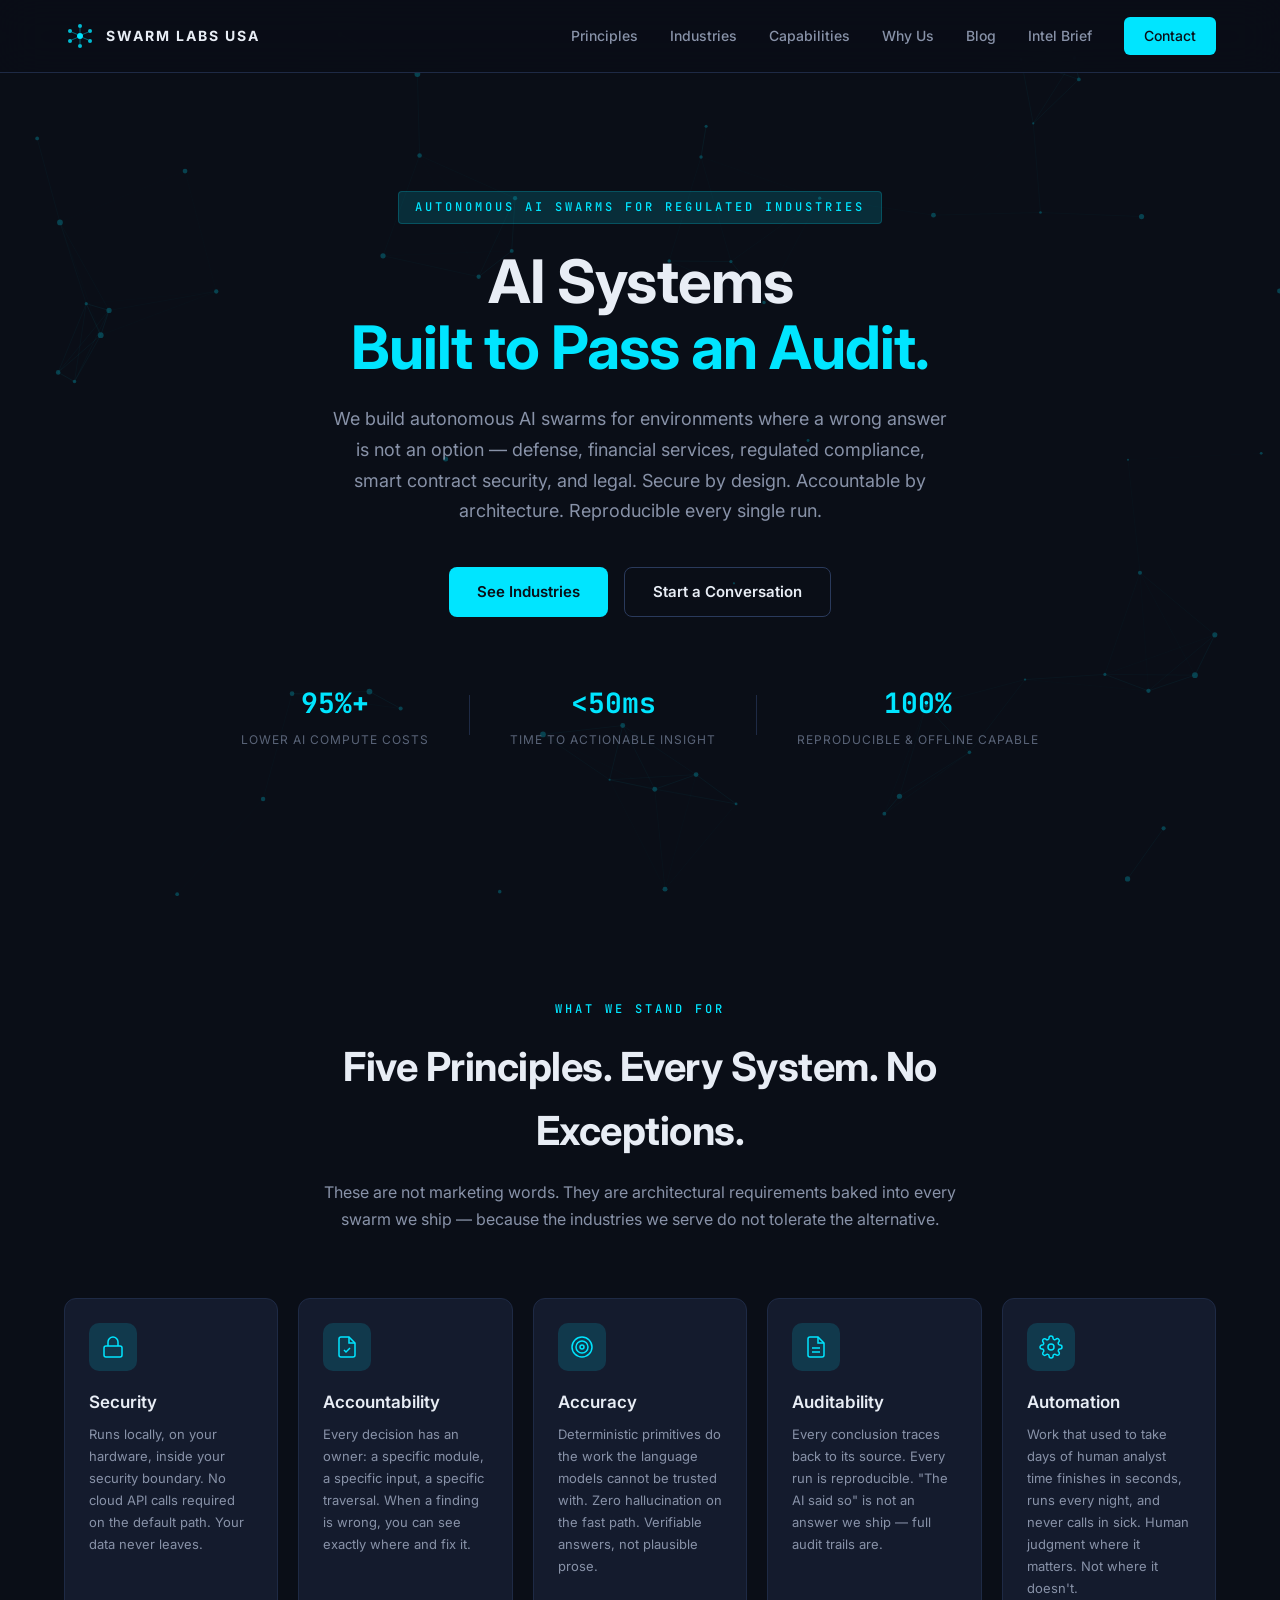
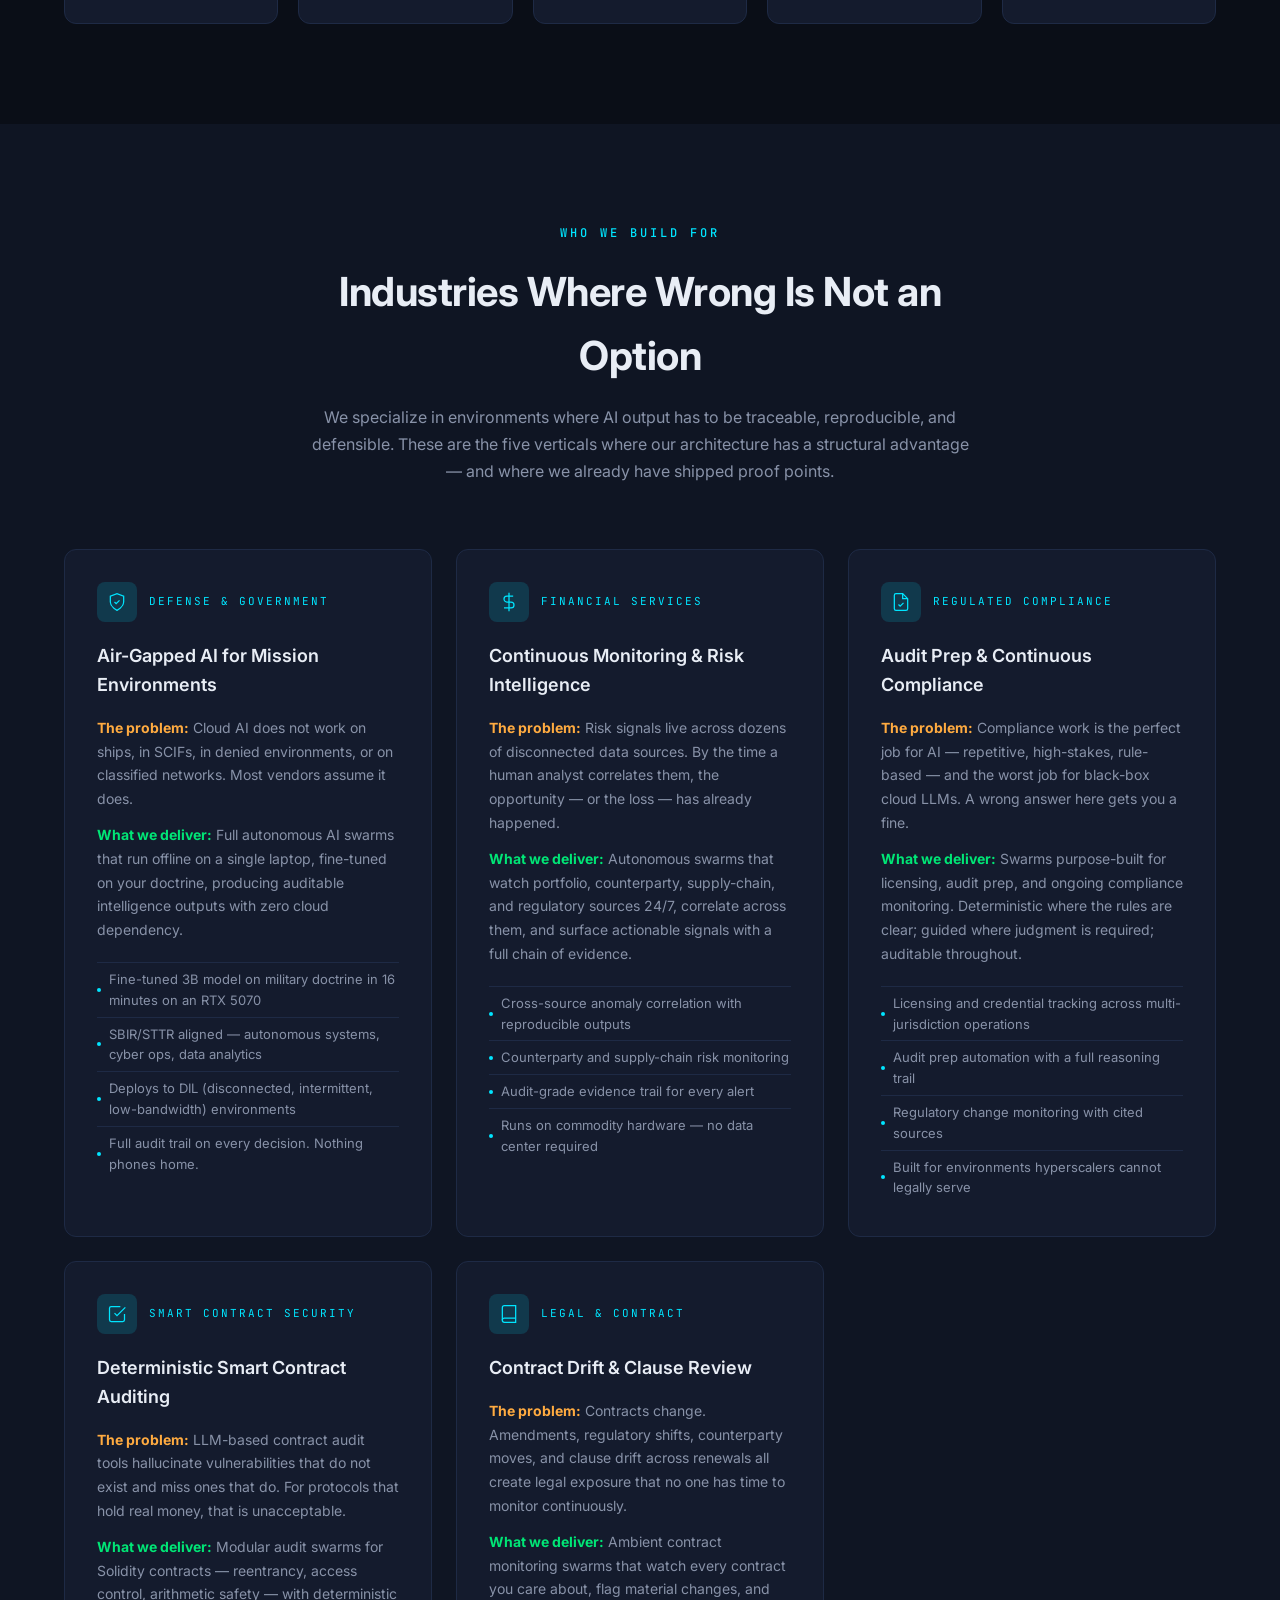
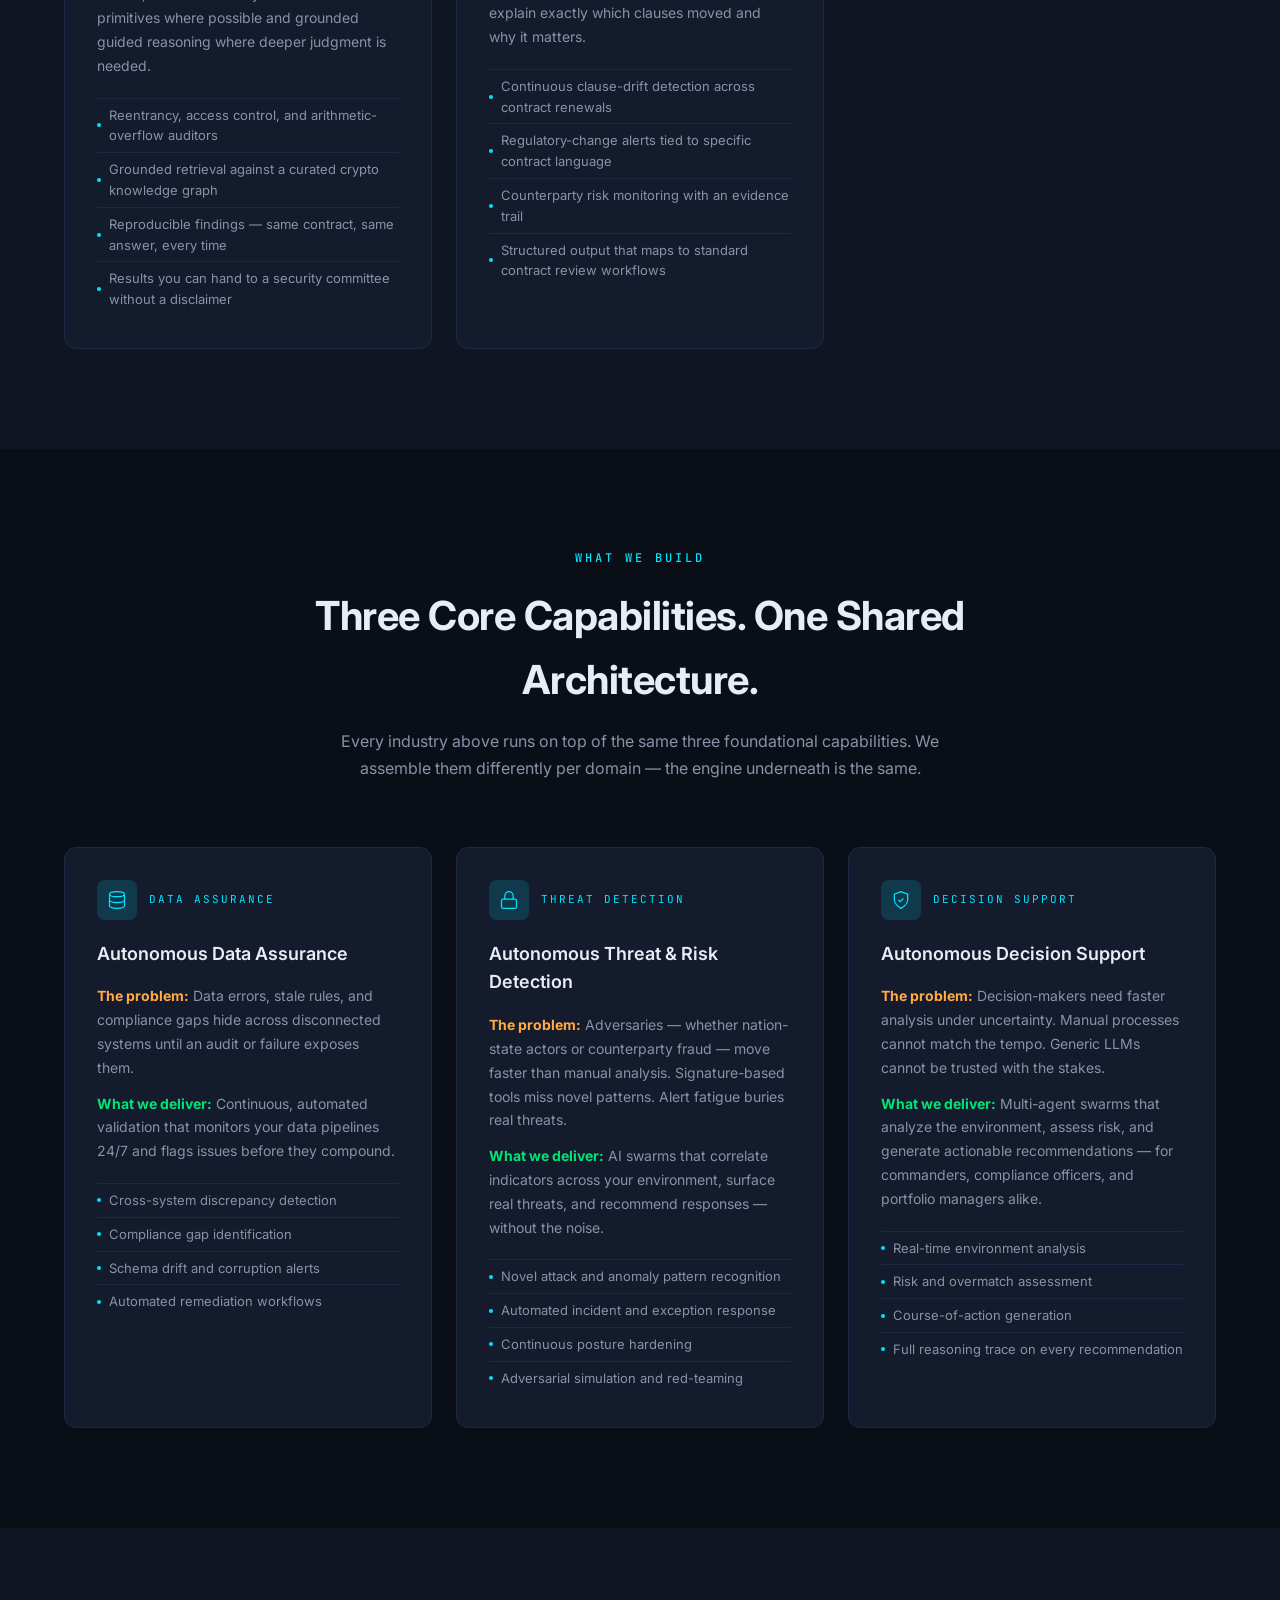
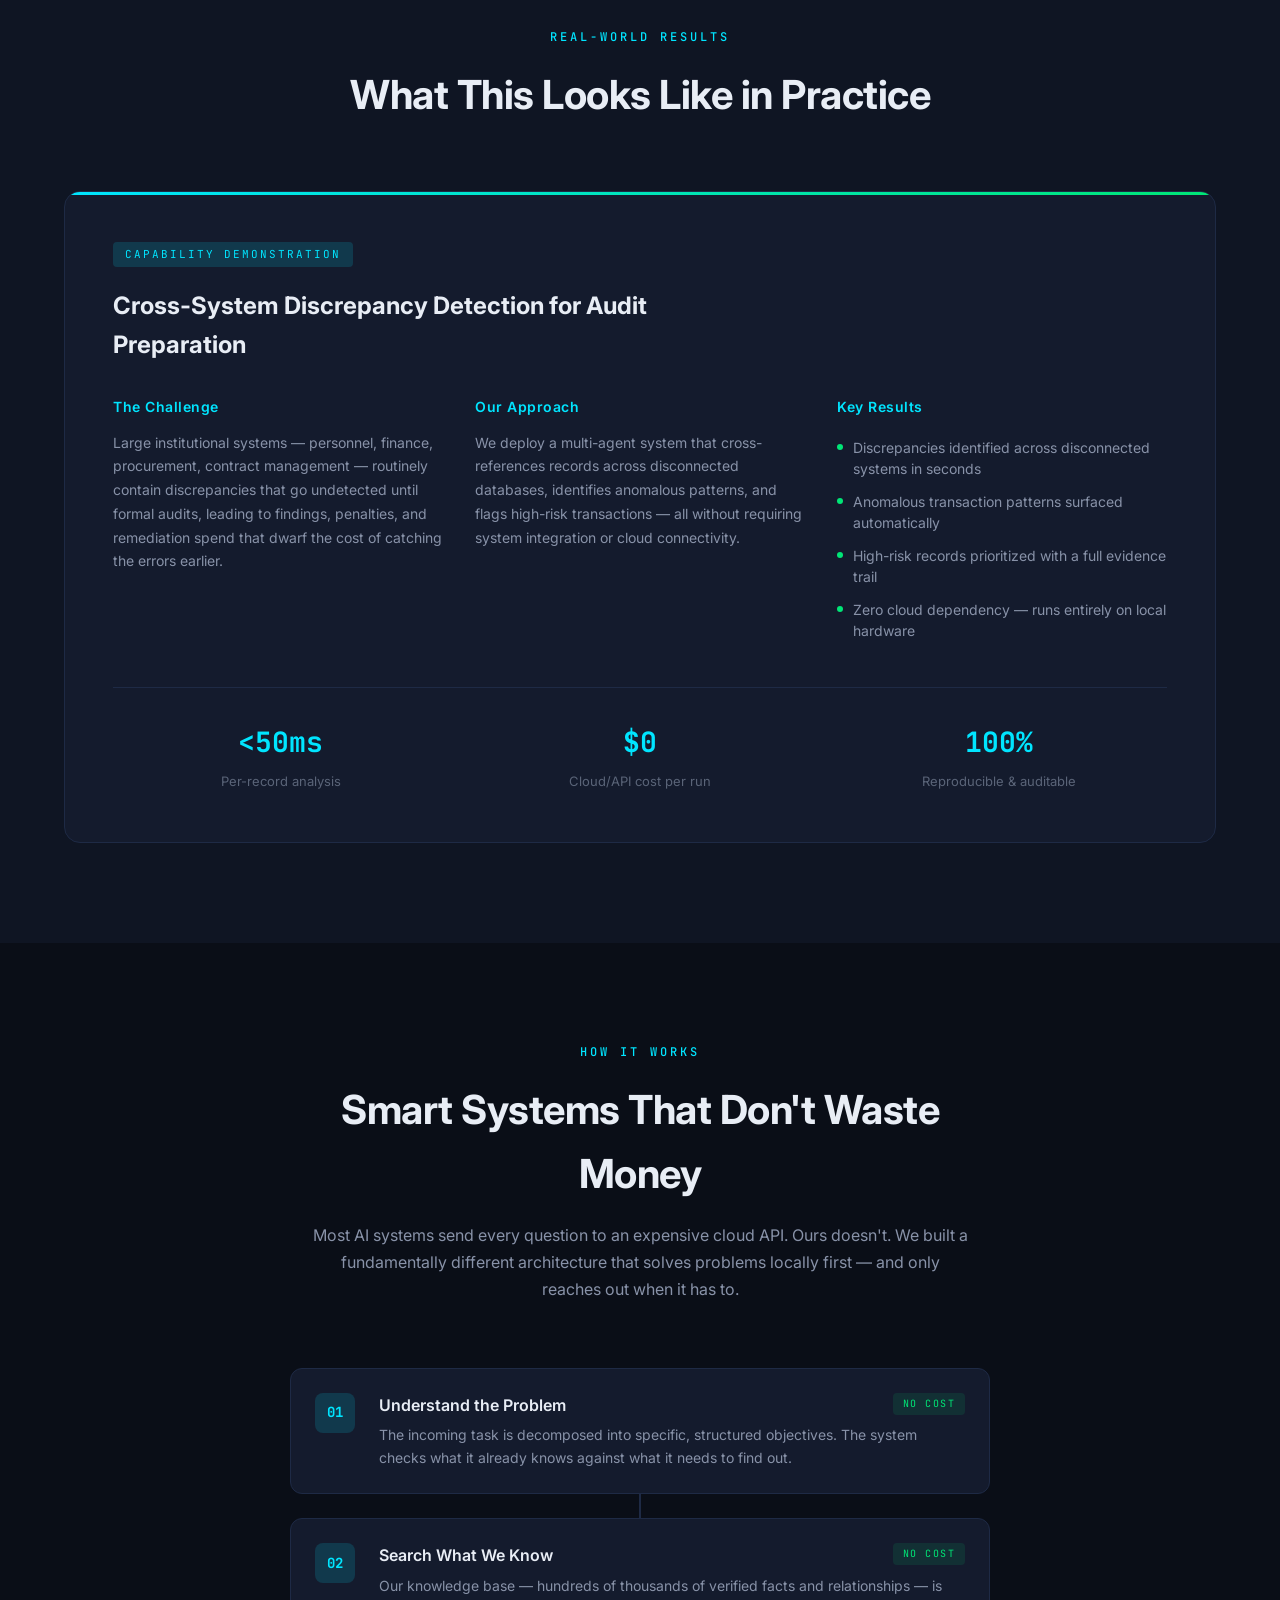
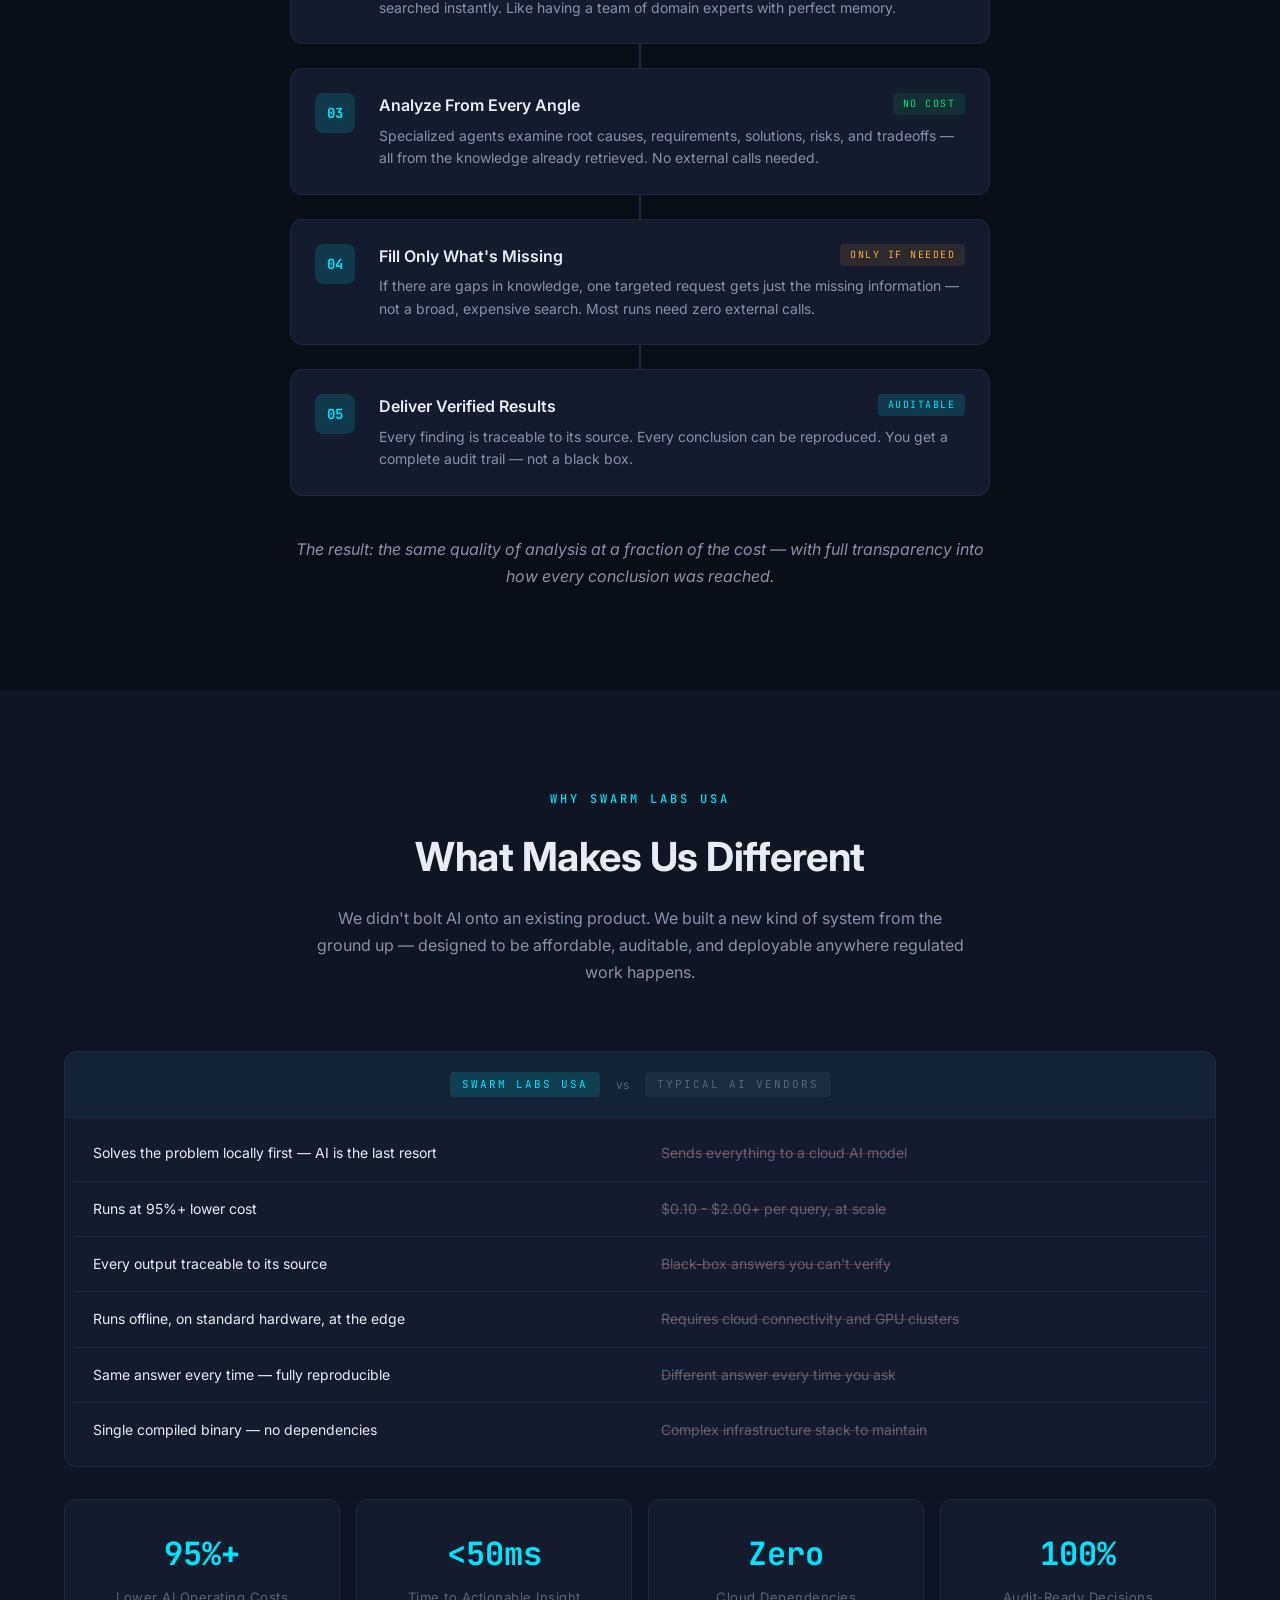
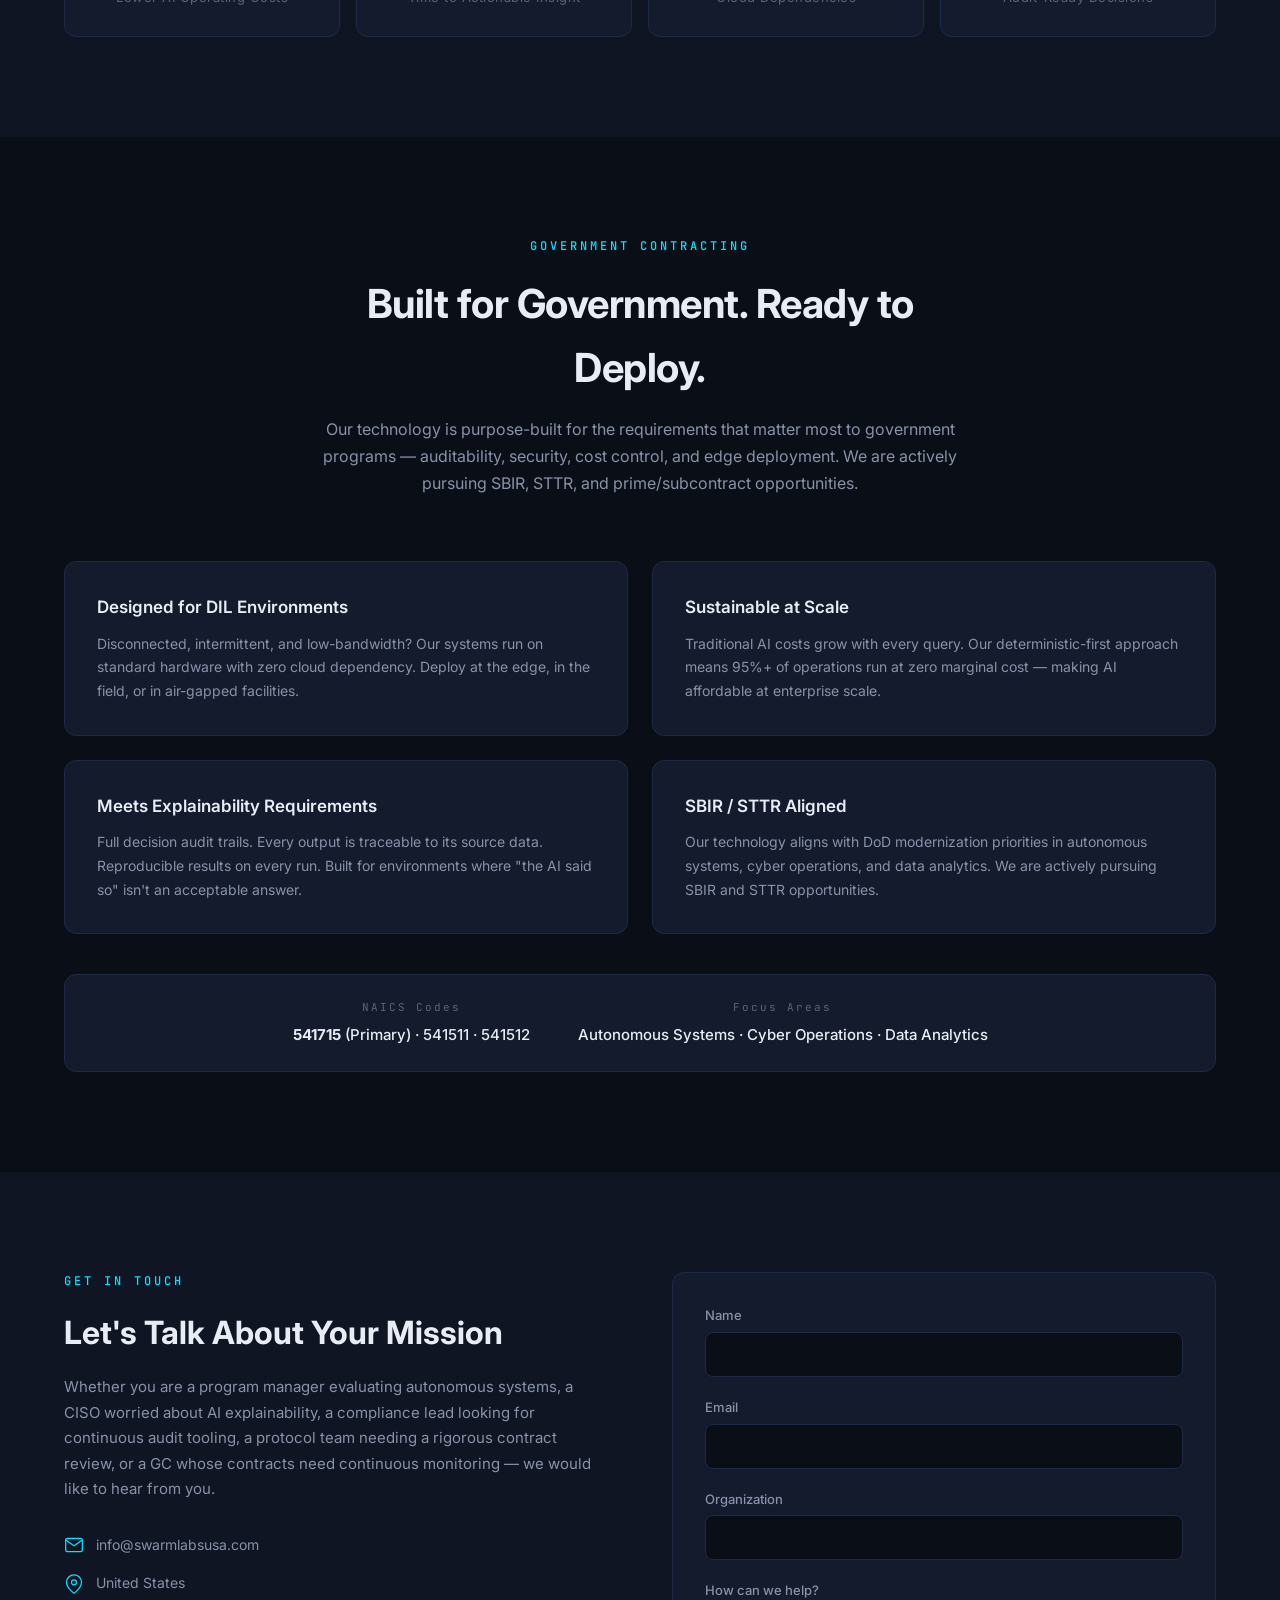
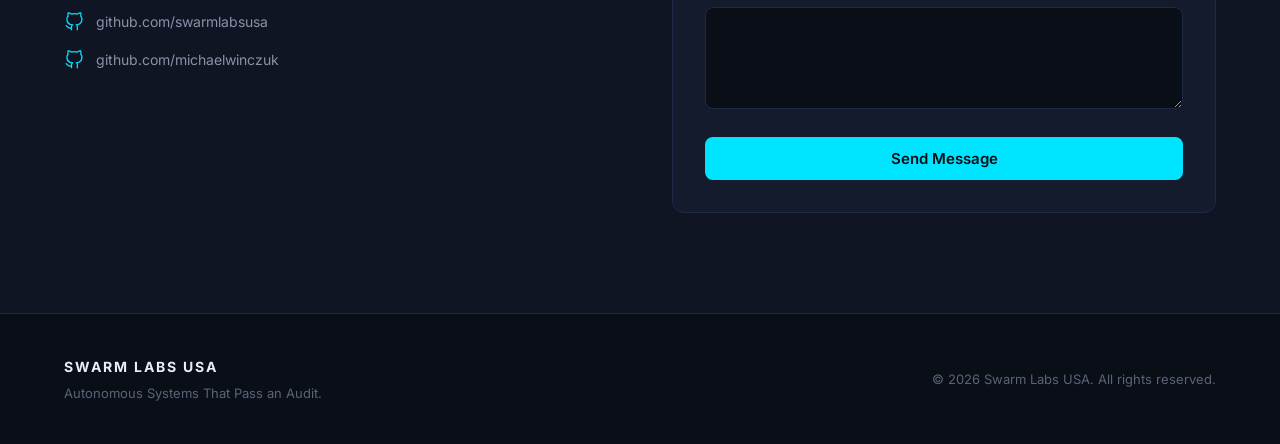
<file: index.html>
<!DOCTYPE html>
<html lang="en">
<head>
    <meta charset="UTF-8">
    <meta name="viewport" content="width=device-width, initial-scale=1.0">
    <title>Swarm Labs USA — Autonomous AI Systems Built to Pass an Audit</title>
    <meta name="description" content="Swarm Labs USA builds autonomous AI systems for regulated industries — defense, financial services, compliance, smart contract security, and legal. Secure, accountable, accurate, auditable, and automated. Edge-deployable. Fully reproducible.">
    <meta name="keywords" content="autonomous AI, audit AI, compliance AI, financial services AI, smart contract audit, legal AI, government AI, defense AI, SBIR, STTR, air-gapped AI, edge deployment, explainable AI, auditable AI, reproducible AI">
    <meta name="author" content="Swarm Labs USA">
    <meta name="robots" content="index, follow">
    <link rel="canonical" href="https://swarmlabsusa.com/">

    <!-- Open Graph -->
    <meta property="og:type" content="website">
    <meta property="og:title" content="Swarm Labs USA — AI Systems Built to Pass an Audit">
    <meta property="og:description" content="Autonomous AI swarms for regulated industries — secure, accountable, accurate, auditable, automated. Defense, finance, compliance, smart contract, legal.">
    <meta property="og:url" content="https://swarmlabsusa.com/">
    <meta property="og:site_name" content="Swarm Labs USA">
    <meta property="og:locale" content="en_US">

    <!-- Twitter Card -->
    <meta name="twitter:card" content="summary">
    <meta name="twitter:title" content="Swarm Labs USA — AI Built to Pass an Audit">
    <meta name="twitter:description" content="Autonomous AI swarms for regulated industries. Secure, accountable, accurate, auditable, automated.">

    <!-- Schema.org Structured Data — Organization -->
    <script type="application/ld+json">
    {
        "@context": "https://schema.org",
        "@type": "Organization",
        "name": "Swarm Labs USA",
        "url": "https://swarmlabsusa.com",
        "description": "Swarm Labs USA builds autonomous AI systems for regulated industries — defense, financial services, compliance, smart contract security, and legal. Secure, accountable, accurate, auditable, and automated.",
        "email": "info@swarmlabsusa.com",
        "foundingDate": "2026",
        "areaServed": "US",
        "knowsAbout": [
            "Autonomous AI Systems",
            "Multi-Agent Swarms",
            "Regulated Industry AI",
            "Financial Services AI",
            "Compliance Monitoring",
            "Smart Contract Security",
            "Legal and Contract Review",
            "Defense Technology",
            "Data Integrity",
            "Cyber Defense",
            "Explainable AI",
            "Edge Computing",
            "Air-Gapped Systems",
            "SBIR/STTR Research"
        ],
        "naics": "541715",
        "sameAs": [
            "https://github.com/swarmlabsusa",
            "https://github.com/michaelwinczuk"
        ]
    }
    </script>

    <!-- Schema.org — WebSite -->
    <script type="application/ld+json">
    {
        "@context": "https://schema.org",
        "@type": "WebSite",
        "name": "Swarm Labs USA",
        "url": "https://swarmlabsusa.com",
        "description": "Autonomous AI systems for regulated industries — secure, accountable, accurate, auditable, automated."
    }
    </script>

    <!-- Schema.org — Services -->
    <script type="application/ld+json">
    {
        "@context": "https://schema.org",
        "@type": "ItemList",
        "name": "Swarm Labs USA Solutions",
        "itemListElement": [
            {
                "@type": "Service",
                "position": 1,
                "name": "Autonomous Data Assurance",
                "description": "Continuous automated validation that monitors data pipelines 24/7, detecting cross-system discrepancies, compliance gaps, and schema drift — with a full audit trail behind every finding.",
                "provider": {"@type": "Organization", "name": "Swarm Labs USA"},
                "areaServed": "US",
                "serviceType": "Data Integrity and Compliance Monitoring"
            },
            {
                "@type": "Service",
                "position": 2,
                "name": "Autonomous Threat Detection",
                "description": "AI swarms that correlate threat indicators across environments, surface real threats, and recommend responses without alert fatigue. Deterministic, explainable, auditable.",
                "provider": {"@type": "Organization", "name": "Swarm Labs USA"},
                "areaServed": "US",
                "serviceType": "Cyber Defense"
            },
            {
                "@type": "Service",
                "position": 3,
                "name": "Autonomous Decision Support",
                "description": "Multi-agent systems that analyze complex environments, assess risk, and generate actionable recommendations in real time — for commanders, compliance officers, and portfolio managers.",
                "provider": {"@type": "Organization", "name": "Swarm Labs USA"},
                "areaServed": "US",
                "serviceType": "Decision Support"
            },
            {
                "@type": "Service",
                "position": 4,
                "name": "Smart Contract Auditing",
                "description": "Deterministic audit agents for Solidity contracts — reentrancy, access control, arithmetic safety. Reproducible findings, not LLM guesses.",
                "provider": {"@type": "Organization", "name": "Swarm Labs USA"},
                "areaServed": "US",
                "serviceType": "Smart Contract Security"
            },
            {
                "@type": "Service",
                "position": 5,
                "name": "Domain-Specialized Model Training",
                "description": "Fine-tune language models on your doctrine, policy, or domain corpus using QLoRA. Sixteen-minute training runs on a single laptop. Zero cloud cost.",
                "provider": {"@type": "Organization", "name": "Swarm Labs USA"},
                "areaServed": "US",
                "serviceType": "Custom AI Model Development"
            }
        ]
    }
    </script>

    <!-- Schema.org — Government Contracting (retained for SBIR discovery) -->
    <script type="application/ld+json">
    {
        "@context": "https://schema.org",
        "@type": "GovernmentService",
        "name": "Swarm Labs USA SBIR/STTR Solutions",
        "description": "Purpose-built autonomous AI technology aligned with DoD modernization priorities in autonomous systems, cyber operations, and data analytics. Deployable in DIL (disconnected, intermittent, low-bandwidth) environments.",
        "provider": {
            "@type": "Organization",
            "name": "Swarm Labs USA",
            "naics": "541715"
        },
        "areaServed": {"@type": "Country", "name": "United States"},
        "serviceType": "Defense Technology Research and Development"
    }
    </script>

    <link rel="preconnect" href="https://fonts.googleapis.com">
    <link rel="preconnect" href="https://fonts.gstatic.com" crossorigin>
    <link href="https://fonts.googleapis.com/css2?family=Inter:wght@300;400;500;600;700&family=JetBrains+Mono:wght@400;500&display=swap" rel="stylesheet">
    <link rel="stylesheet" href="styles.css">
    <link rel="icon" type="image/svg+xml" href="favicon.svg">
</head>
<body>
    <!-- Navigation -->
    <nav class="nav" id="nav">
        <div class="nav-container">
            <a href="#" class="nav-logo">
                <svg class="logo-icon" viewBox="0 0 32 32" fill="none" xmlns="http://www.w3.org/2000/svg">
                    <circle cx="16" cy="16" r="3" fill="#00e5ff"/>
                    <circle cx="16" cy="6" r="2" fill="#00e5ff" opacity="0.8"/>
                    <circle cx="16" cy="26" r="2" fill="#00e5ff" opacity="0.8"/>
                    <circle cx="6" cy="11" r="2" fill="#00e5ff" opacity="0.8"/>
                    <circle cx="26" cy="11" r="2" fill="#00e5ff" opacity="0.8"/>
                    <circle cx="6" cy="21" r="2" fill="#00e5ff" opacity="0.8"/>
                    <circle cx="26" cy="21" r="2" fill="#00e5ff" opacity="0.8"/>
                    <line x1="16" y1="13" x2="16" y2="8" stroke="#00e5ff" stroke-width="0.8" opacity="0.5"/>
                    <line x1="16" y1="19" x2="16" y2="24" stroke="#00e5ff" stroke-width="0.8" opacity="0.5"/>
                    <line x1="13.5" y1="14.5" x2="7.5" y2="12" stroke="#00e5ff" stroke-width="0.8" opacity="0.5"/>
                    <line x1="18.5" y1="14.5" x2="24.5" y2="12" stroke="#00e5ff" stroke-width="0.8" opacity="0.5"/>
                    <line x1="13.5" y1="17.5" x2="7.5" y2="20" stroke="#00e5ff" stroke-width="0.8" opacity="0.5"/>
                    <line x1="18.5" y1="17.5" x2="24.5" y2="20" stroke="#00e5ff" stroke-width="0.8" opacity="0.5"/>
                </svg>
                <span>SWARM LABS USA</span>
            </a>
            <div class="nav-links">
                <a href="#pillars">Principles</a>
                <a href="#industries">Industries</a>
                <a href="#solutions">Capabilities</a>
                <a href="#why-us">Why Us</a>
                <a href="/blog.html">Blog</a>
                <a href="/news.html">Intel Brief</a>
                <a href="#contact" class="nav-cta">Contact</a>
            </div>
            <button class="nav-toggle" id="navToggle" aria-label="Toggle menu">
                <span></span><span></span><span></span>
            </button>
        </div>
    </nav>

    <!-- Mobile Menu -->
    <div class="mobile-menu" id="mobileMenu">
        <a href="#pillars">Principles</a>
        <a href="#industries">Industries</a>
        <a href="#solutions">Capabilities</a>
        <a href="#why-us">Why Us</a>
        <a href="/blog.html">Blog</a>
        <a href="/news.html">Intel Brief</a>
        <a href="#contact">Contact</a>
    </div>

    <!-- Hero -->
    <section class="hero">
        <canvas id="heroCanvas"></canvas>
        <div class="hero-content">
            <div class="hero-badge">AUTONOMOUS AI SWARMS FOR REGULATED INDUSTRIES</div>
            <h1>AI Systems<br><span class="accent">Built to Pass an Audit.</span></h1>
            <p class="hero-sub">We build autonomous AI swarms for environments where a wrong answer is not an option — defense, financial services, regulated compliance, smart contract security, and legal. Secure by design. Accountable by architecture. Reproducible every single run.</p>
            <div class="hero-actions">
                <a href="#industries" class="btn btn-primary">See Industries</a>
                <a href="#contact" class="btn btn-outline">Start a Conversation</a>
            </div>
            <div class="hero-stats">
                <div class="stat">
                    <span class="stat-value">95%+</span>
                    <span class="stat-label">Lower AI Compute Costs</span>
                </div>
                <div class="stat-divider"></div>
                <div class="stat">
                    <span class="stat-value">&lt;50ms</span>
                    <span class="stat-label">Time to Actionable Insight</span>
                </div>
                <div class="stat-divider"></div>
                <div class="stat">
                    <span class="stat-value">100%</span>
                    <span class="stat-label">Reproducible & Offline Capable</span>
                </div>
            </div>
        </div>
    </section>

    <!-- Pillars -->
    <section class="section" id="pillars">
        <div class="container">
            <div class="section-header">
                <span class="section-tag">WHAT WE STAND FOR</span>
                <h2>Five Principles. Every System. No Exceptions.</h2>
                <p>These are not marketing words. They are architectural requirements baked into every swarm we ship — because the industries we serve do not tolerate the alternative.</p>
            </div>
            <div class="pillar-grid">
                <div class="outcome-card">
                    <div class="outcome-icon">
                        <svg viewBox="0 0 24 24" fill="none" stroke="currentColor" stroke-width="1.5">
                            <rect x="3" y="11" width="18" height="11" rx="2"/>
                            <path d="M7 11V7a5 5 0 0110 0v4"/>
                        </svg>
                    </div>
                    <h3>Security</h3>
                    <p>Runs locally, on your hardware, inside your security boundary. No cloud API calls required on the default path. Your data never leaves.</p>
                </div>
                <div class="outcome-card">
                    <div class="outcome-icon">
                        <svg viewBox="0 0 24 24" fill="none" stroke="currentColor" stroke-width="1.5">
                            <path d="M14 2H6a2 2 0 00-2 2v16a2 2 0 002 2h12a2 2 0 002-2V8z"/>
                            <polyline points="14 2 14 8 20 8"/>
                            <path d="M9 15l2 2 4-4"/>
                        </svg>
                    </div>
                    <h3>Accountability</h3>
                    <p>Every decision has an owner: a specific module, a specific input, a specific traversal. When a finding is wrong, you can see exactly where and fix it.</p>
                </div>
                <div class="outcome-card">
                    <div class="outcome-icon">
                        <svg viewBox="0 0 24 24" fill="none" stroke="currentColor" stroke-width="1.5">
                            <circle cx="12" cy="12" r="10"/>
                            <circle cx="12" cy="12" r="6"/>
                            <circle cx="12" cy="12" r="2"/>
                        </svg>
                    </div>
                    <h3>Accuracy</h3>
                    <p>Deterministic primitives do the work the language models cannot be trusted with. Zero hallucination on the fast path. Verifiable answers, not plausible prose.</p>
                </div>
                <div class="outcome-card">
                    <div class="outcome-icon">
                        <svg viewBox="0 0 24 24" fill="none" stroke="currentColor" stroke-width="1.5">
                            <path d="M14 2H6a2 2 0 00-2 2v16a2 2 0 002 2h12a2 2 0 002-2V8z"/>
                            <polyline points="14 2 14 8 20 8"/>
                            <line x1="16" y1="13" x2="8" y2="13"/>
                            <line x1="16" y1="17" x2="8" y2="17"/>
                        </svg>
                    </div>
                    <h3>Auditability</h3>
                    <p>Every conclusion traces back to its source. Every run is reproducible. &quot;The AI said so&quot; is not an answer we ship — full audit trails are.</p>
                </div>
                <div class="outcome-card">
                    <div class="outcome-icon">
                        <svg viewBox="0 0 24 24" fill="none" stroke="currentColor" stroke-width="1.5">
                            <circle cx="12" cy="12" r="3"/>
                            <path d="M19.4 15a1.65 1.65 0 00.33 1.82l.06.06a2 2 0 010 2.83 2 2 0 01-2.83 0l-.06-.06a1.65 1.65 0 00-1.82-.33 1.65 1.65 0 00-1 1.51V21a2 2 0 01-2 2 2 2 0 01-2-2v-.09A1.65 1.65 0 009 19.4a1.65 1.65 0 00-1.82.33l-.06.06a2 2 0 01-2.83 0 2 2 0 010-2.83l.06-.06a1.65 1.65 0 00.33-1.82 1.65 1.65 0 00-1.51-1H3a2 2 0 01-2-2 2 2 0 012-2h.09A1.65 1.65 0 004.6 9a1.65 1.65 0 00-.33-1.82l-.06-.06a2 2 0 010-2.83 2 2 0 012.83 0l.06.06a1.65 1.65 0 001.82.33H9a1.65 1.65 0 001-1.51V3a2 2 0 012-2 2 2 0 012 2v.09a1.65 1.65 0 001 1.51 1.65 1.65 0 001.82-.33l.06-.06a2 2 0 012.83 0 2 2 0 010 2.83l-.06.06a1.65 1.65 0 00-.33 1.82V9a1.65 1.65 0 001.51 1H21a2 2 0 012 2 2 2 0 01-2 2h-.09a1.65 1.65 0 00-1.51 1z"/>
                        </svg>
                    </div>
                    <h3>Automation</h3>
                    <p>Work that used to take days of human analyst time finishes in seconds, runs every night, and never calls in sick. Human judgment where it matters. Not where it doesn&apos;t.</p>
                </div>
            </div>
        </div>
    </section>

    <!-- Industries -->
    <section class="section section-dark" id="industries">
        <div class="container">
            <div class="section-header">
                <span class="section-tag">WHO WE BUILD FOR</span>
                <h2>Industries Where Wrong Is Not an Option</h2>
                <p>We specialize in environments where AI output has to be traceable, reproducible, and defensible. These are the five verticals where our architecture has a structural advantage — and where we already have shipped proof points.</p>
            </div>
            <div class="solutions-grid">

                <a href="/industries/defense-and-government.html" class="solution-card">
                    <div class="solution-header">
                        <div class="solution-icon">
                            <svg viewBox="0 0 24 24" fill="none" stroke="currentColor" stroke-width="1.5">
                                <path d="M12 22s8-4 8-10V5l-8-3-8 3v7c0 6 8 10 8 10z"/>
                                <path d="M9 12l2 2 4-4"/>
                            </svg>
                        </div>
                        <span class="solution-label">DEFENSE &amp; GOVERNMENT</span>
                    </div>
                    <h3>Air-Gapped AI for Mission Environments</h3>
                    <p class="solution-problem"><strong>The problem:</strong> Cloud AI does not work on ships, in SCIFs, in denied environments, or on classified networks. Most vendors assume it does.</p>
                    <p class="solution-answer"><strong>What we deliver:</strong> Full autonomous AI swarms that run offline on a single laptop, fine-tuned on your doctrine, producing auditable intelligence outputs with zero cloud dependency.</p>
                    <ul class="domain-features">
                        <li>Fine-tuned 3B model on military doctrine in 16 minutes on an RTX 5070</li>
                        <li>SBIR/STTR aligned — autonomous systems, cyber ops, data analytics</li>
                        <li>Deploys to DIL (disconnected, intermittent, low-bandwidth) environments</li>
                        <li>Full audit trail on every decision. Nothing phones home.</li>
                    </ul>
                </a>

                <a href="/industries/financial-services.html" class="solution-card">
                    <div class="solution-header">
                        <div class="solution-icon">
                            <svg viewBox="0 0 24 24" fill="none" stroke="currentColor" stroke-width="1.5">
                                <line x1="12" y1="1" x2="12" y2="23"/>
                                <path d="M17 5H9.5a3.5 3.5 0 000 7h5a3.5 3.5 0 010 7H6"/>
                            </svg>
                        </div>
                        <span class="solution-label">FINANCIAL SERVICES</span>
                    </div>
                    <h3>Continuous Monitoring &amp; Risk Intelligence</h3>
                    <p class="solution-problem"><strong>The problem:</strong> Risk signals live across dozens of disconnected data sources. By the time a human analyst correlates them, the opportunity — or the loss — has already happened.</p>
                    <p class="solution-answer"><strong>What we deliver:</strong> Autonomous swarms that watch portfolio, counterparty, supply-chain, and regulatory sources 24/7, correlate across them, and surface actionable signals with a full chain of evidence.</p>
                    <ul class="domain-features">
                        <li>Cross-source anomaly correlation with reproducible outputs</li>
                        <li>Counterparty and supply-chain risk monitoring</li>
                        <li>Audit-grade evidence trail for every alert</li>
                        <li>Runs on commodity hardware — no data center required</li>
                    </ul>
                </a>

                <a href="/industries/regulated-compliance.html" class="solution-card">
                    <div class="solution-header">
                        <div class="solution-icon">
                            <svg viewBox="0 0 24 24" fill="none" stroke="currentColor" stroke-width="1.5">
                                <path d="M14 2H6a2 2 0 00-2 2v16a2 2 0 002 2h12a2 2 0 002-2V8z"/>
                                <polyline points="14 2 14 8 20 8"/>
                                <path d="M9 15l2 2 4-4"/>
                            </svg>
                        </div>
                        <span class="solution-label">REGULATED COMPLIANCE</span>
                    </div>
                    <h3>Audit Prep &amp; Continuous Compliance</h3>
                    <p class="solution-problem"><strong>The problem:</strong> Compliance work is the perfect job for AI — repetitive, high-stakes, rule-based — and the worst job for black-box cloud LLMs. A wrong answer here gets you a fine.</p>
                    <p class="solution-answer"><strong>What we deliver:</strong> Swarms purpose-built for licensing, audit prep, and ongoing compliance monitoring. Deterministic where the rules are clear; guided where judgment is required; auditable throughout.</p>
                    <ul class="domain-features">
                        <li>Licensing and credential tracking across multi-jurisdiction operations</li>
                        <li>Audit prep automation with a full reasoning trail</li>
                        <li>Regulatory change monitoring with cited sources</li>
                        <li>Built for environments hyperscalers cannot legally serve</li>
                    </ul>
                </a>

                <a href="/industries/smart-contract-security.html" class="solution-card">
                    <div class="solution-header">
                        <div class="solution-icon">
                            <svg viewBox="0 0 24 24" fill="none" stroke="currentColor" stroke-width="1.5">
                                <path d="M9 11l3 3L22 4"/>
                                <path d="M21 12v7a2 2 0 01-2 2H5a2 2 0 01-2-2V5a2 2 0 012-2h11"/>
                            </svg>
                        </div>
                        <span class="solution-label">SMART CONTRACT SECURITY</span>
                    </div>
                    <h3>Deterministic Smart Contract Auditing</h3>
                    <p class="solution-problem"><strong>The problem:</strong> LLM-based contract audit tools hallucinate vulnerabilities that do not exist and miss ones that do. For protocols that hold real money, that is unacceptable.</p>
                    <p class="solution-answer"><strong>What we deliver:</strong> Modular audit swarms for Solidity contracts — reentrancy, access control, arithmetic safety — with deterministic primitives where possible and grounded guided reasoning where deeper judgment is needed.</p>
                    <ul class="domain-features">
                        <li>Reentrancy, access control, and arithmetic-overflow auditors</li>
                        <li>Grounded retrieval against a curated crypto knowledge graph</li>
                        <li>Reproducible findings — same contract, same answer, every time</li>
                        <li>Results you can hand to a security committee without a disclaimer</li>
                    </ul>
                </a>

                <a href="/industries/legal-and-contract.html" class="solution-card">
                    <div class="solution-header">
                        <div class="solution-icon">
                            <svg viewBox="0 0 24 24" fill="none" stroke="currentColor" stroke-width="1.5">
                                <path d="M4 19.5A2.5 2.5 0 016.5 17H20"/>
                                <path d="M6.5 2H20v20H6.5A2.5 2.5 0 014 19.5v-15A2.5 2.5 0 016.5 2z"/>
                            </svg>
                        </div>
                        <span class="solution-label">LEGAL &amp; CONTRACT</span>
                    </div>
                    <h3>Contract Drift &amp; Clause Review</h3>
                    <p class="solution-problem"><strong>The problem:</strong> Contracts change. Amendments, regulatory shifts, counterparty moves, and clause drift across renewals all create legal exposure that no one has time to monitor continuously.</p>
                    <p class="solution-answer"><strong>What we deliver:</strong> Ambient contract monitoring swarms that watch every contract you care about, flag material changes, and explain exactly which clauses moved and why it matters.</p>
                    <ul class="domain-features">
                        <li>Continuous clause-drift detection across contract renewals</li>
                        <li>Regulatory-change alerts tied to specific contract language</li>
                        <li>Counterparty risk monitoring with an evidence trail</li>
                        <li>Structured output that maps to standard contract review workflows</li>
                    </ul>
                </a>

            </div>
        </div>
    </section>

    <!-- Capabilities (was Solutions) -->
    <section class="section" id="solutions">
        <div class="container">
            <div class="section-header">
                <span class="section-tag">WHAT WE BUILD</span>
                <h2>Three Core Capabilities. One Shared Architecture.</h2>
                <p>Every industry above runs on top of the same three foundational capabilities. We assemble them differently per domain — the engine underneath is the same.</p>
            </div>
            <div class="solutions-grid">
                <div class="solution-card">
                    <div class="solution-header">
                        <div class="solution-icon">
                            <svg viewBox="0 0 24 24" fill="none" stroke="currentColor" stroke-width="1.5">
                                <ellipse cx="12" cy="5" rx="9" ry="3"/>
                                <path d="M21 12c0 1.66-4 3-9 3s-9-1.34-9-3"/>
                                <path d="M3 5v14c0 1.66 4 3 9 3s9-1.34 9-3V5"/>
                            </svg>
                        </div>
                        <span class="solution-label">DATA ASSURANCE</span>
                    </div>
                    <h3>Autonomous Data Assurance</h3>
                    <p class="solution-problem"><strong>The problem:</strong> Data errors, stale rules, and compliance gaps hide across disconnected systems until an audit or failure exposes them.</p>
                    <p class="solution-answer"><strong>What we deliver:</strong> Continuous, automated validation that monitors your data pipelines 24/7 and flags issues before they compound.</p>
                    <ul class="domain-features">
                        <li>Cross-system discrepancy detection</li>
                        <li>Compliance gap identification</li>
                        <li>Schema drift and corruption alerts</li>
                        <li>Automated remediation workflows</li>
                    </ul>
                </div>
                <div class="solution-card">
                    <div class="solution-header">
                        <div class="solution-icon">
                            <svg viewBox="0 0 24 24" fill="none" stroke="currentColor" stroke-width="1.5">
                                <rect x="3" y="11" width="18" height="11" rx="2"/>
                                <path d="M7 11V7a5 5 0 0110 0v4"/>
                            </svg>
                        </div>
                        <span class="solution-label">THREAT DETECTION</span>
                    </div>
                    <h3>Autonomous Threat &amp; Risk Detection</h3>
                    <p class="solution-problem"><strong>The problem:</strong> Adversaries — whether nation-state actors or counterparty fraud — move faster than manual analysis. Signature-based tools miss novel patterns. Alert fatigue buries real threats.</p>
                    <p class="solution-answer"><strong>What we deliver:</strong> AI swarms that correlate indicators across your environment, surface real threats, and recommend responses — without the noise.</p>
                    <ul class="domain-features">
                        <li>Novel attack and anomaly pattern recognition</li>
                        <li>Automated incident and exception response</li>
                        <li>Continuous posture hardening</li>
                        <li>Adversarial simulation and red-teaming</li>
                    </ul>
                </div>
                <div class="solution-card">
                    <div class="solution-header">
                        <div class="solution-icon">
                            <svg viewBox="0 0 24 24" fill="none" stroke="currentColor" stroke-width="1.5">
                                <path d="M12 22s8-4 8-10V5l-8-3-8 3v7c0 6 8 10 8 10z"/>
                                <path d="M9 12l2 2 4-4"/>
                            </svg>
                        </div>
                        <span class="solution-label">DECISION SUPPORT</span>
                    </div>
                    <h3>Autonomous Decision Support</h3>
                    <p class="solution-problem"><strong>The problem:</strong> Decision-makers need faster analysis under uncertainty. Manual processes cannot match the tempo. Generic LLMs cannot be trusted with the stakes.</p>
                    <p class="solution-answer"><strong>What we deliver:</strong> Multi-agent swarms that analyze the environment, assess risk, and generate actionable recommendations — for commanders, compliance officers, and portfolio managers alike.</p>
                    <ul class="domain-features">
                        <li>Real-time environment analysis</li>
                        <li>Risk and overmatch assessment</li>
                        <li>Course-of-action generation</li>
                        <li>Full reasoning trace on every recommendation</li>
                    </ul>
                </div>
            </div>
        </div>
    </section>

    <!-- Case Study -->
    <section class="section section-dark" id="case-study">
        <div class="container">
            <div class="section-header">
                <span class="section-tag">REAL-WORLD RESULTS</span>
                <h2>What This Looks Like in Practice</h2>
            </div>
            <div class="case-study-card">
                <div class="case-badge">CAPABILITY DEMONSTRATION</div>
                <h3>Cross-System Discrepancy Detection for Audit Preparation</h3>
                <div class="case-grid">
                    <div class="case-section">
                        <h4>The Challenge</h4>
                        <p>Large institutional systems — personnel, finance, procurement, contract management — routinely contain discrepancies that go undetected until formal audits, leading to findings, penalties, and remediation spend that dwarf the cost of catching the errors earlier.</p>
                    </div>
                    <div class="case-section">
                        <h4>Our Approach</h4>
                        <p>We deploy a multi-agent system that cross-references records across disconnected databases, identifies anomalous patterns, and flags high-risk transactions — all without requiring system integration or cloud connectivity.</p>
                    </div>
                    <div class="case-section">
                        <h4>Key Results</h4>
                        <ul class="case-results">
                            <li>Discrepancies identified across disconnected systems in seconds</li>
                            <li>Anomalous transaction patterns surfaced automatically</li>
                            <li>High-risk records prioritized with a full evidence trail</li>
                            <li>Zero cloud dependency — runs entirely on local hardware</li>
                        </ul>
                    </div>
                </div>
                <div class="case-stats">
                    <div class="case-stat">
                        <span class="case-stat-value">&lt;50ms</span>
                        <span class="case-stat-label">Per-record analysis</span>
                    </div>
                    <div class="case-stat">
                        <span class="case-stat-value">$0</span>
                        <span class="case-stat-label">Cloud/API cost per run</span>
                    </div>
                    <div class="case-stat">
                        <span class="case-stat-value">100%</span>
                        <span class="case-stat-label">Reproducible &amp; auditable</span>
                    </div>
                </div>
            </div>
        </div>
    </section>

    <!-- How It Works -->
    <section class="section" id="how-it-works">
        <div class="container">
            <div class="section-header">
                <span class="section-tag">HOW IT WORKS</span>
                <h2>Smart Systems That Don&apos;t Waste Money</h2>
                <p>Most AI systems send every question to an expensive cloud API. Ours doesn&apos;t. We built a fundamentally different architecture that solves problems locally first — and only reaches out when it has to.</p>
            </div>
            <div class="pipeline">
                <div class="pipeline-step">
                    <div class="step-number">01</div>
                    <div class="step-content">
                        <h3>Understand the Problem</h3>
                        <p>The incoming task is decomposed into specific, structured objectives. The system checks what it already knows against what it needs to find out.</p>
                    </div>
                    <div class="step-tag free-tag">NO COST</div>
                </div>
                <div class="pipeline-connector"></div>
                <div class="pipeline-step">
                    <div class="step-number">02</div>
                    <div class="step-content">
                        <h3>Search What We Know</h3>
                        <p>Our knowledge base — hundreds of thousands of verified facts and relationships — is searched instantly. Like having a team of domain experts with perfect memory.</p>
                    </div>
                    <div class="step-tag free-tag">NO COST</div>
                </div>
                <div class="pipeline-connector"></div>
                <div class="pipeline-step">
                    <div class="step-number">03</div>
                    <div class="step-content">
                        <h3>Analyze From Every Angle</h3>
                        <p>Specialized agents examine root causes, requirements, solutions, risks, and tradeoffs — all from the knowledge already retrieved. No external calls needed.</p>
                    </div>
                    <div class="step-tag free-tag">NO COST</div>
                </div>
                <div class="pipeline-connector"></div>
                <div class="pipeline-step">
                    <div class="step-number">04</div>
                    <div class="step-content">
                        <h3>Fill Only What&apos;s Missing</h3>
                        <p>If there are gaps in knowledge, one targeted request gets just the missing information — not a broad, expensive search. Most runs need zero external calls.</p>
                    </div>
                    <div class="step-tag">ONLY IF NEEDED</div>
                </div>
                <div class="pipeline-connector"></div>
                <div class="pipeline-step">
                    <div class="step-number">05</div>
                    <div class="step-content">
                        <h3>Deliver Verified Results</h3>
                        <p>Every finding is traceable to its source. Every conclusion can be reproduced. You get a complete audit trail — not a black box.</p>
                    </div>
                    <div class="step-tag audit-tag">AUDITABLE</div>
                </div>
            </div>
            <div class="pipeline-bottom">
                <p class="pipeline-note">The result: the same quality of analysis at a fraction of the cost — with full transparency into how every conclusion was reached.</p>
            </div>
        </div>
    </section>

    <!-- Why Us -->
    <section class="section section-dark" id="why-us">
        <div class="container">
            <div class="section-header">
                <span class="section-tag">WHY SWARM LABS USA</span>
                <h2>What Makes Us Different</h2>
                <p>We didn&apos;t bolt AI onto an existing product. We built a new kind of system from the ground up — designed to be affordable, auditable, and deployable anywhere regulated work happens.</p>
            </div>
            <div class="diff-grid">
                <div class="diff-card">
                    <div class="diff-header">
                        <span class="diff-label diff-us">SWARM LABS USA</span>
                        <span class="diff-vs">vs</span>
                        <span class="diff-label diff-them">TYPICAL AI VENDORS</span>
                    </div>
                    <div class="diff-compare">
                        <div class="diff-row">
                            <span class="diff-ours">Solves the problem locally first — AI is the last resort</span>
                            <span class="diff-theirs">Sends everything to a cloud AI model</span>
                        </div>
                        <div class="diff-row">
                            <span class="diff-ours">Runs at 95%+ lower cost</span>
                            <span class="diff-theirs">$0.10 - $2.00+ per query, at scale</span>
                        </div>
                        <div class="diff-row">
                            <span class="diff-ours">Every output traceable to its source</span>
                            <span class="diff-theirs">Black-box answers you can&apos;t verify</span>
                        </div>
                        <div class="diff-row">
                            <span class="diff-ours">Runs offline, on standard hardware, at the edge</span>
                            <span class="diff-theirs">Requires cloud connectivity and GPU clusters</span>
                        </div>
                        <div class="diff-row">
                            <span class="diff-ours">Same answer every time — fully reproducible</span>
                            <span class="diff-theirs">Different answer every time you ask</span>
                        </div>
                        <div class="diff-row">
                            <span class="diff-ours">Single compiled binary — no dependencies</span>
                            <span class="diff-theirs">Complex infrastructure stack to maintain</span>
                        </div>
                    </div>
                </div>
                <div class="metrics-grid">
                    <div class="metric-card">
                        <div class="metric-value">95%+</div>
                        <div class="metric-label">Lower AI Operating Costs</div>
                    </div>
                    <div class="metric-card">
                        <div class="metric-value">&lt;50ms</div>
                        <div class="metric-label">Time to Actionable Insight</div>
                    </div>
                    <div class="metric-card">
                        <div class="metric-value">Zero</div>
                        <div class="metric-label">Cloud Dependencies</div>
                    </div>
                    <div class="metric-card">
                        <div class="metric-value">100%</div>
                        <div class="metric-label">Audit-Ready Decisions</div>
                    </div>
                </div>
            </div>
        </div>
    </section>

    <!-- Government Contracting (retained as SBIR-specific section) -->
    <section class="section" id="government">
        <div class="container">
            <div class="section-header">
                <span class="section-tag">GOVERNMENT CONTRACTING</span>
                <h2>Built for Government. Ready to Deploy.</h2>
                <p>Our technology is purpose-built for the requirements that matter most to government programs — auditability, security, cost control, and edge deployment. We are actively pursuing SBIR, STTR, and prime/subcontract opportunities.</p>
            </div>
            <div class="sbir-grid">
                <div class="sbir-card">
                    <h3>Designed for DIL Environments</h3>
                    <p>Disconnected, intermittent, and low-bandwidth? Our systems run on standard hardware with zero cloud dependency. Deploy at the edge, in the field, or in air-gapped facilities.</p>
                </div>
                <div class="sbir-card">
                    <h3>Sustainable at Scale</h3>
                    <p>Traditional AI costs grow with every query. Our deterministic-first approach means 95%+ of operations run at zero marginal cost — making AI affordable at enterprise scale.</p>
                </div>
                <div class="sbir-card">
                    <h3>Meets Explainability Requirements</h3>
                    <p>Full decision audit trails. Every output is traceable to its source data. Reproducible results on every run. Built for environments where &quot;the AI said so&quot; isn&apos;t an acceptable answer.</p>
                </div>
                <div class="sbir-card">
                    <h3>SBIR / STTR Aligned</h3>
                    <p>Our technology aligns with DoD modernization priorities in autonomous systems, cyber operations, and data analytics. We are actively pursuing SBIR and STTR opportunities.</p>
                </div>
            </div>
            <div class="sbir-certs">
                <div class="cert">
                    <span class="cert-label">NAICS Codes</span>
                    <span class="cert-value"><strong>541715</strong> (Primary) &middot; 541511 &middot; 541512</span>
                </div>
                <div class="cert">
                    <span class="cert-label">Focus Areas</span>
                    <span class="cert-value">Autonomous Systems &middot; Cyber Operations &middot; Data Analytics</span>
                </div>
            </div>
        </div>
    </section>

    <!-- Contact -->
    <section class="section section-dark" id="contact">
        <div class="container">
            <div class="contact-layout">
                <div class="contact-info">
                    <span class="section-tag">GET IN TOUCH</span>
                    <h2>Let&apos;s Talk About Your Mission</h2>
                    <p>Whether you are a program manager evaluating autonomous systems, a CISO worried about AI explainability, a compliance lead looking for continuous audit tooling, a protocol team needing a rigorous contract review, or a GC whose contracts need continuous monitoring — we would like to hear from you.</p>
                    <div class="contact-details">
                        <div class="contact-item">
                            <svg viewBox="0 0 24 24" fill="none" stroke="currentColor" stroke-width="1.5" width="20" height="20">
                                <path d="M4 4h16c1.1 0 2 .9 2 2v12c0 1.1-.9 2-2 2H4c-1.1 0-2-.9-2-2V6c0-1.1.9-2 2-2z"/>
                                <polyline points="22,6 12,13 2,6"/>
                            </svg>
                            <a href="mailto:info@swarmlabsusa.com">info@swarmlabsusa.com</a>
                        </div>
                        <div class="contact-item">
                            <svg viewBox="0 0 24 24" fill="none" stroke="currentColor" stroke-width="1.5" width="20" height="20">
                                <path d="M21 10c0 7-9 13-9 13s-9-6-9-13a9 9 0 0118 0z"/>
                                <circle cx="12" cy="10" r="3"/>
                            </svg>
                            <span>United States</span>
                        </div>
                        <div class="contact-item">
                            <svg viewBox="0 0 24 24" fill="none" stroke="currentColor" stroke-width="1.5" width="20" height="20">
                                <path d="M9 19c-5 1.5-5-2.5-7-3m14 6v-3.87a3.37 3.37 0 00-.94-2.61c3.14-.35 6.44-1.54 6.44-7A5.44 5.44 0 0020 4.77 5.07 5.07 0 0019.91 1S18.73.65 16 2.48a13.38 13.38 0 00-7 0C6.27.65 5.09 1 5.09 1A5.07 5.07 0 005 4.77a5.44 5.44 0 00-1.5 3.78c0 5.42 3.3 6.61 6.44 7A3.37 3.37 0 009 18.13V22"/>
                            </svg>
                            <a href="https://github.com/swarmlabsusa" target="_blank" rel="noopener">github.com/swarmlabsusa</a>
                        </div>
                        <div class="contact-item">
                            <svg viewBox="0 0 24 24" fill="none" stroke="currentColor" stroke-width="1.5" width="20" height="20">
                                <path d="M9 19c-5 1.5-5-2.5-7-3m14 6v-3.87a3.37 3.37 0 00-.94-2.61c3.14-.35 6.44-1.54 6.44-7A5.44 5.44 0 0020 4.77 5.07 5.07 0 0019.91 1S18.73.65 16 2.48a13.38 13.38 0 00-7 0C6.27.65 5.09 1 5.09 1A5.07 5.07 0 005 4.77a5.44 5.44 0 00-1.5 3.78c0 5.42 3.3 6.61 6.44 7A3.37 3.37 0 009 18.13V22"/>
                            </svg>
                            <a href="https://github.com/michaelwinczuk" target="_blank" rel="noopener">github.com/michaelwinczuk</a>
                        </div>
                    </div>
                </div>
                <form class="contact-form" id="contactForm">
                    <div class="form-group">
                        <label for="name">Name</label>
                        <input type="text" id="name" name="name" required>
                    </div>
                    <div class="form-group">
                        <label for="email">Email</label>
                        <input type="email" id="email" name="email" required>
                    </div>
                    <div class="form-group">
                        <label for="org">Organization</label>
                        <input type="text" id="org" name="org">
                    </div>
                    <div class="form-group">
                        <label for="message">How can we help?</label>
                        <textarea id="message" name="message" rows="4" required></textarea>
                    </div>
                    <button type="submit" class="btn btn-primary btn-full">Send Message</button>
                </form>
            </div>
        </div>
    </section>

    <!-- Footer -->
    <footer class="footer">
        <div class="container">
            <div class="footer-content">
                <div class="footer-brand">
                    <span class="footer-logo">SWARM LABS USA</span>
                    <p>Autonomous Systems That Pass an Audit.</p>
                </div>
                <div class="footer-legal">
                    <p>&copy; 2026 Swarm Labs USA. All rights reserved.</p>
                </div>
            </div>
        </div>
    </footer>

    <script src="main.js"></script>
</body>
</html>
</file>
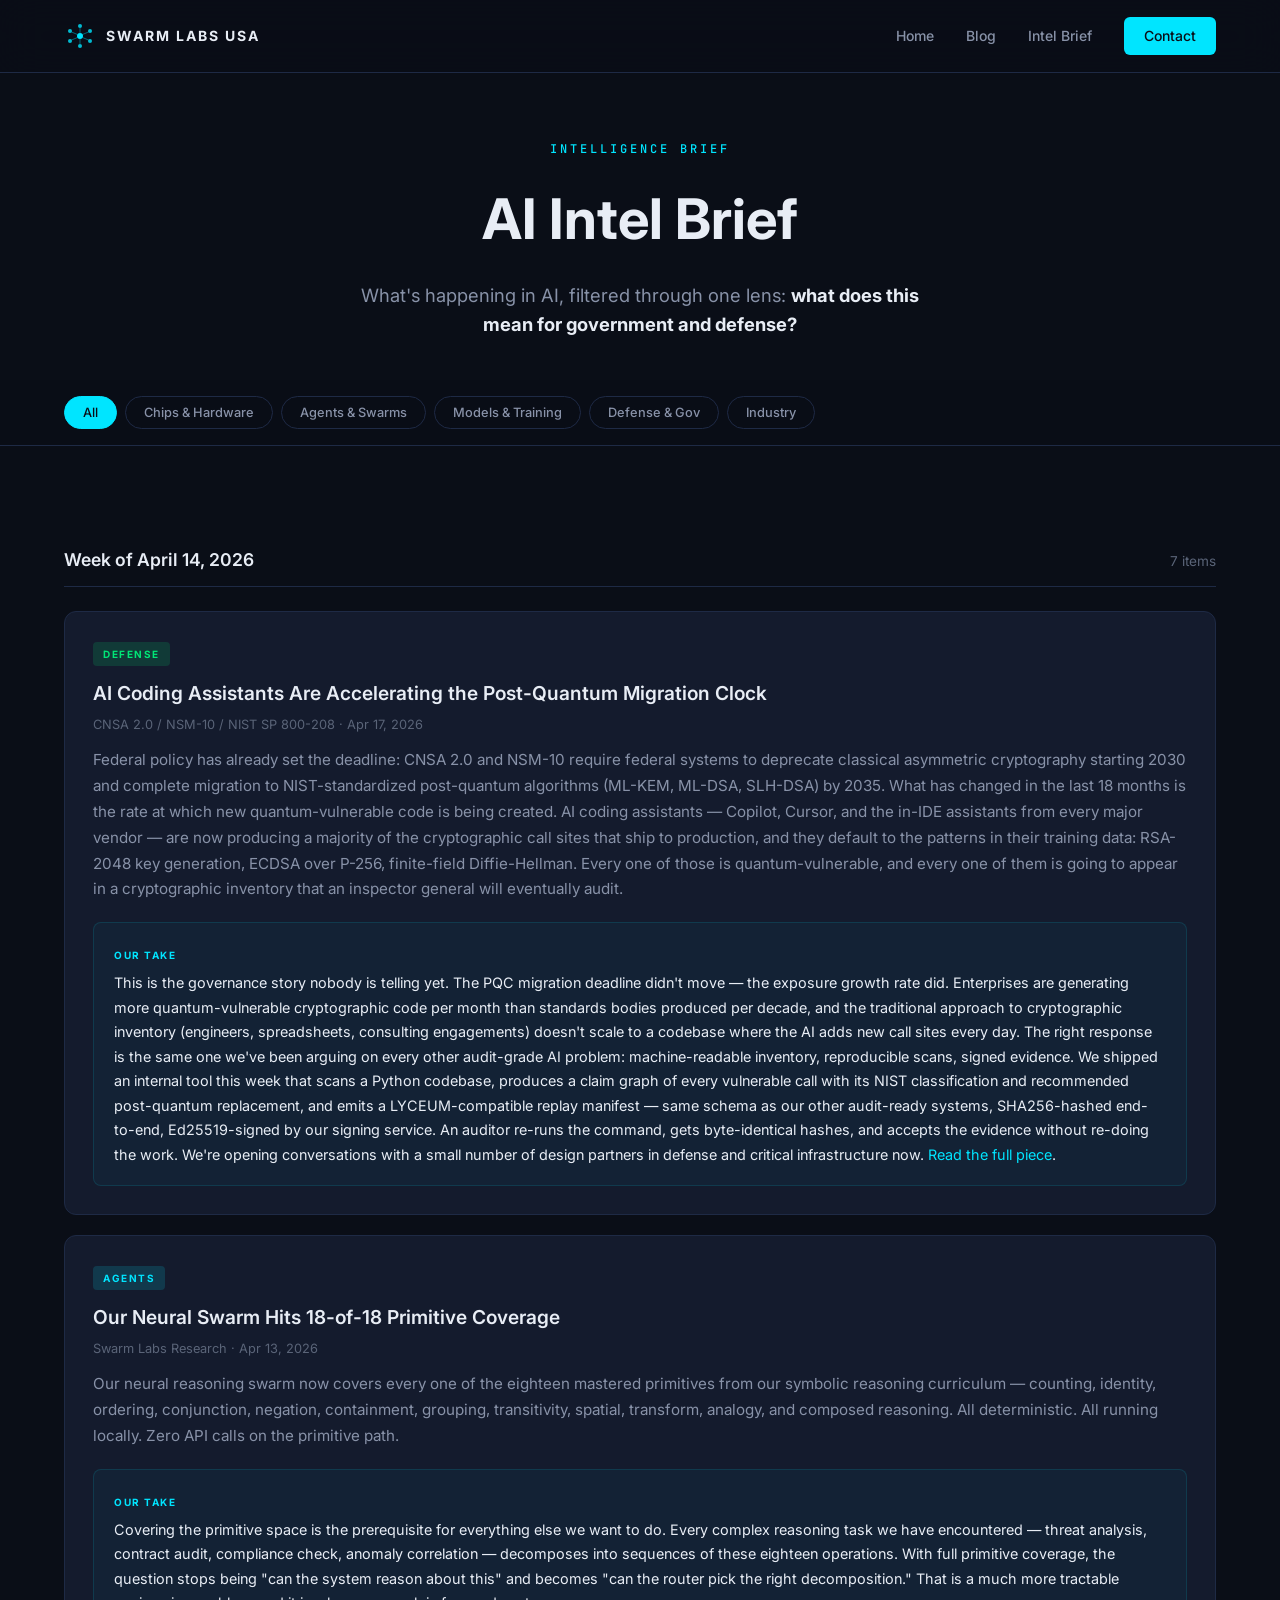
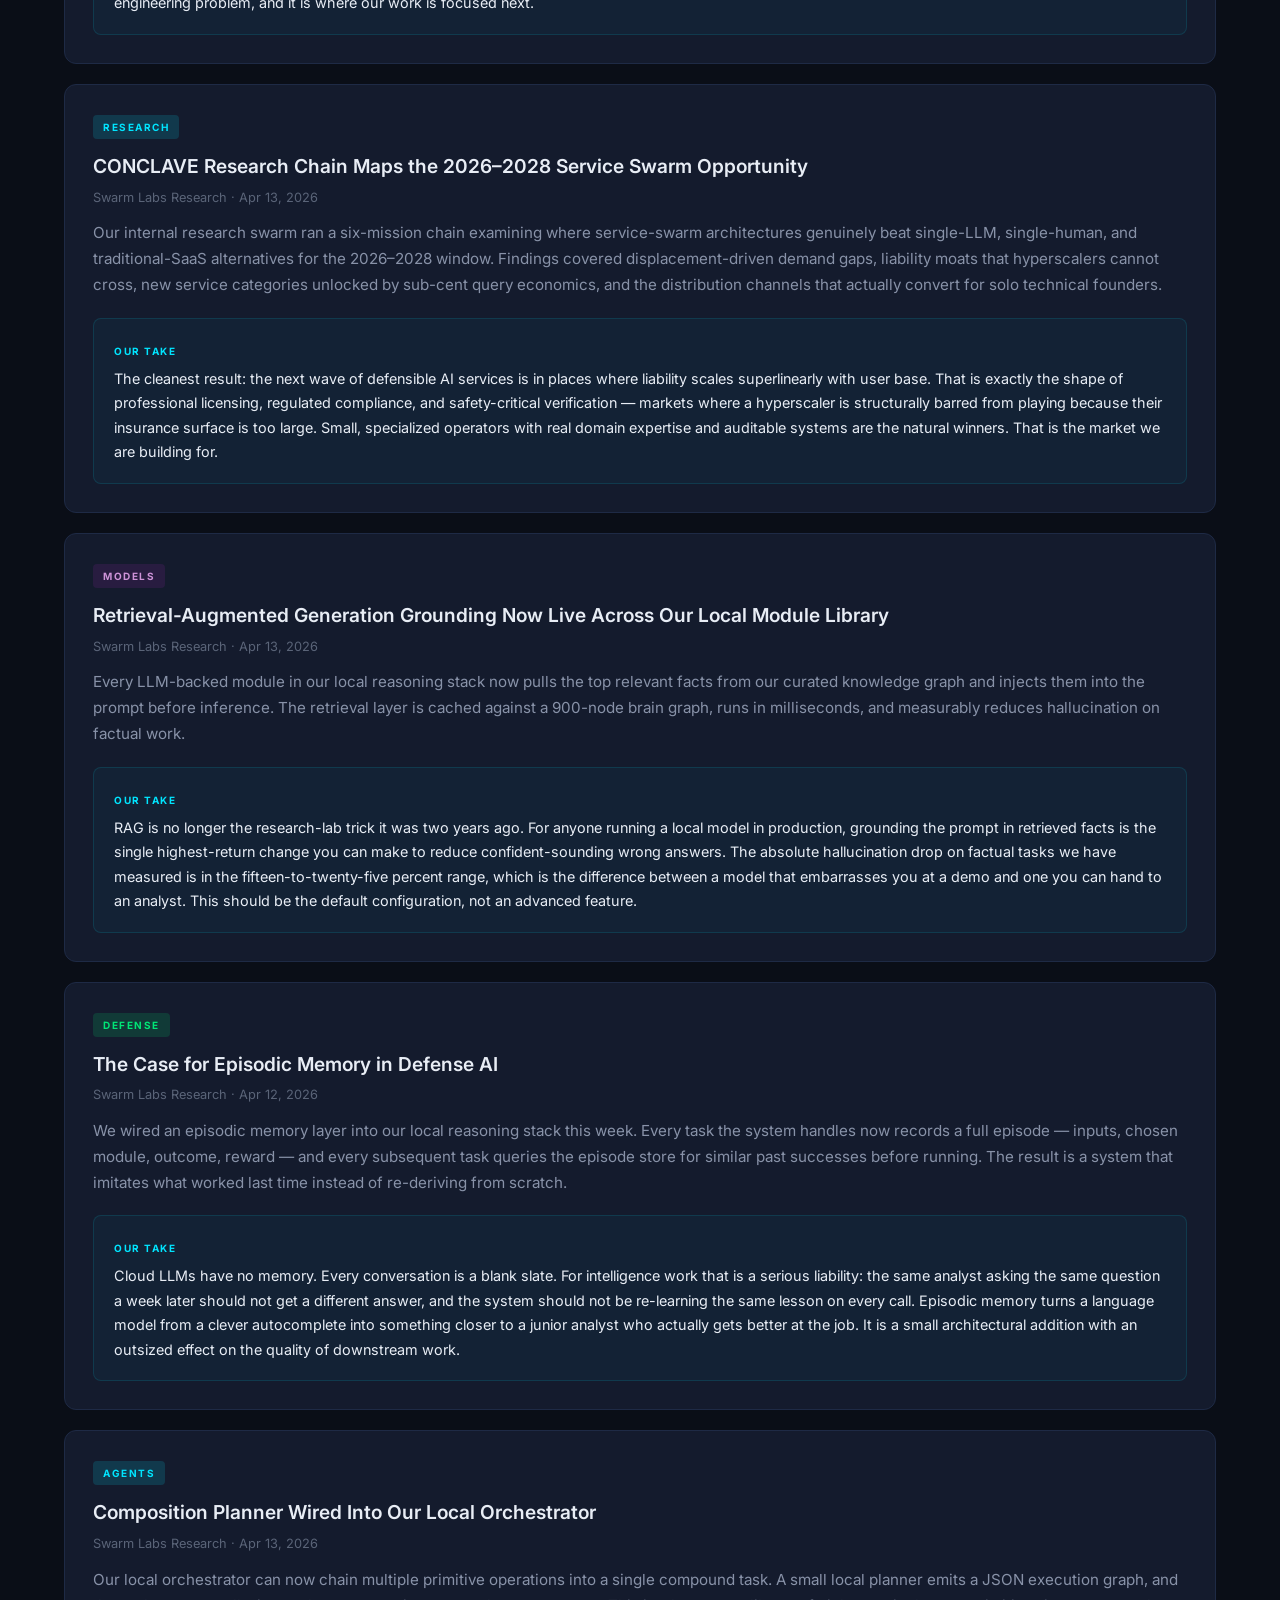
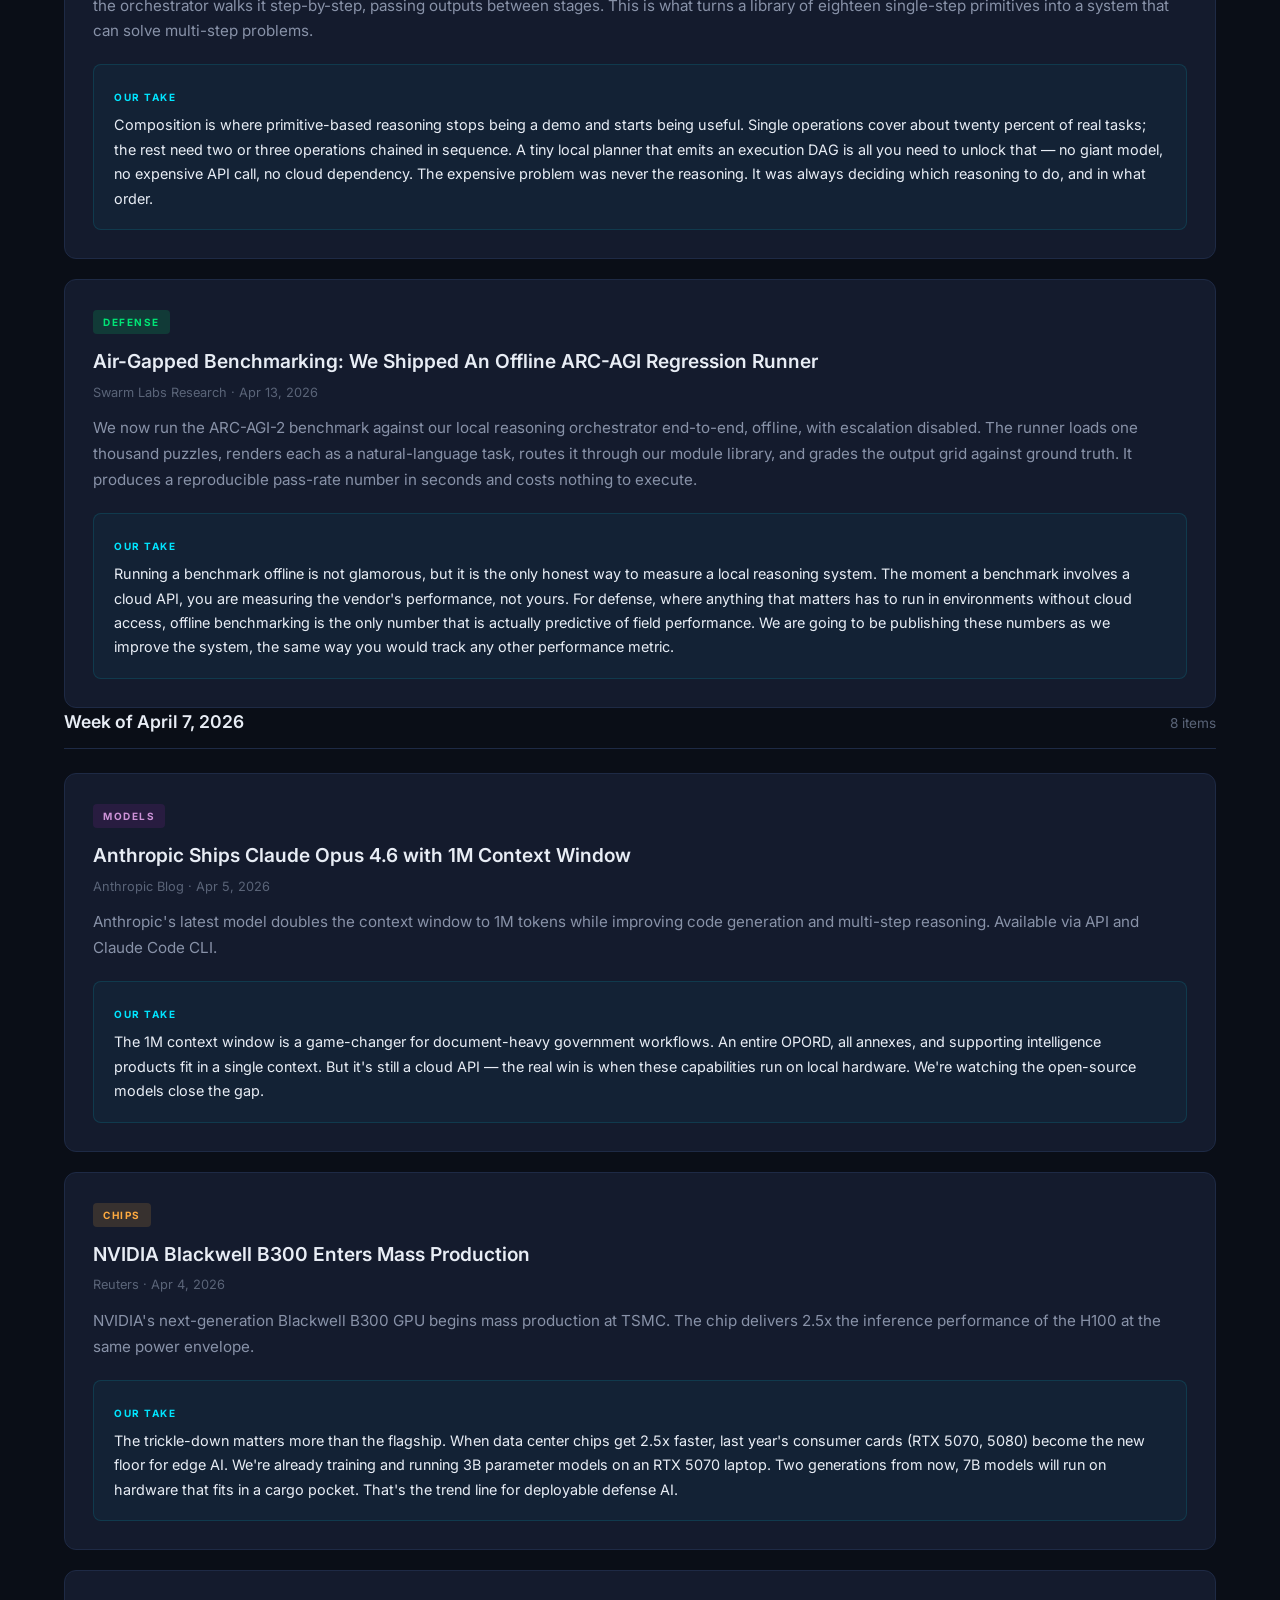
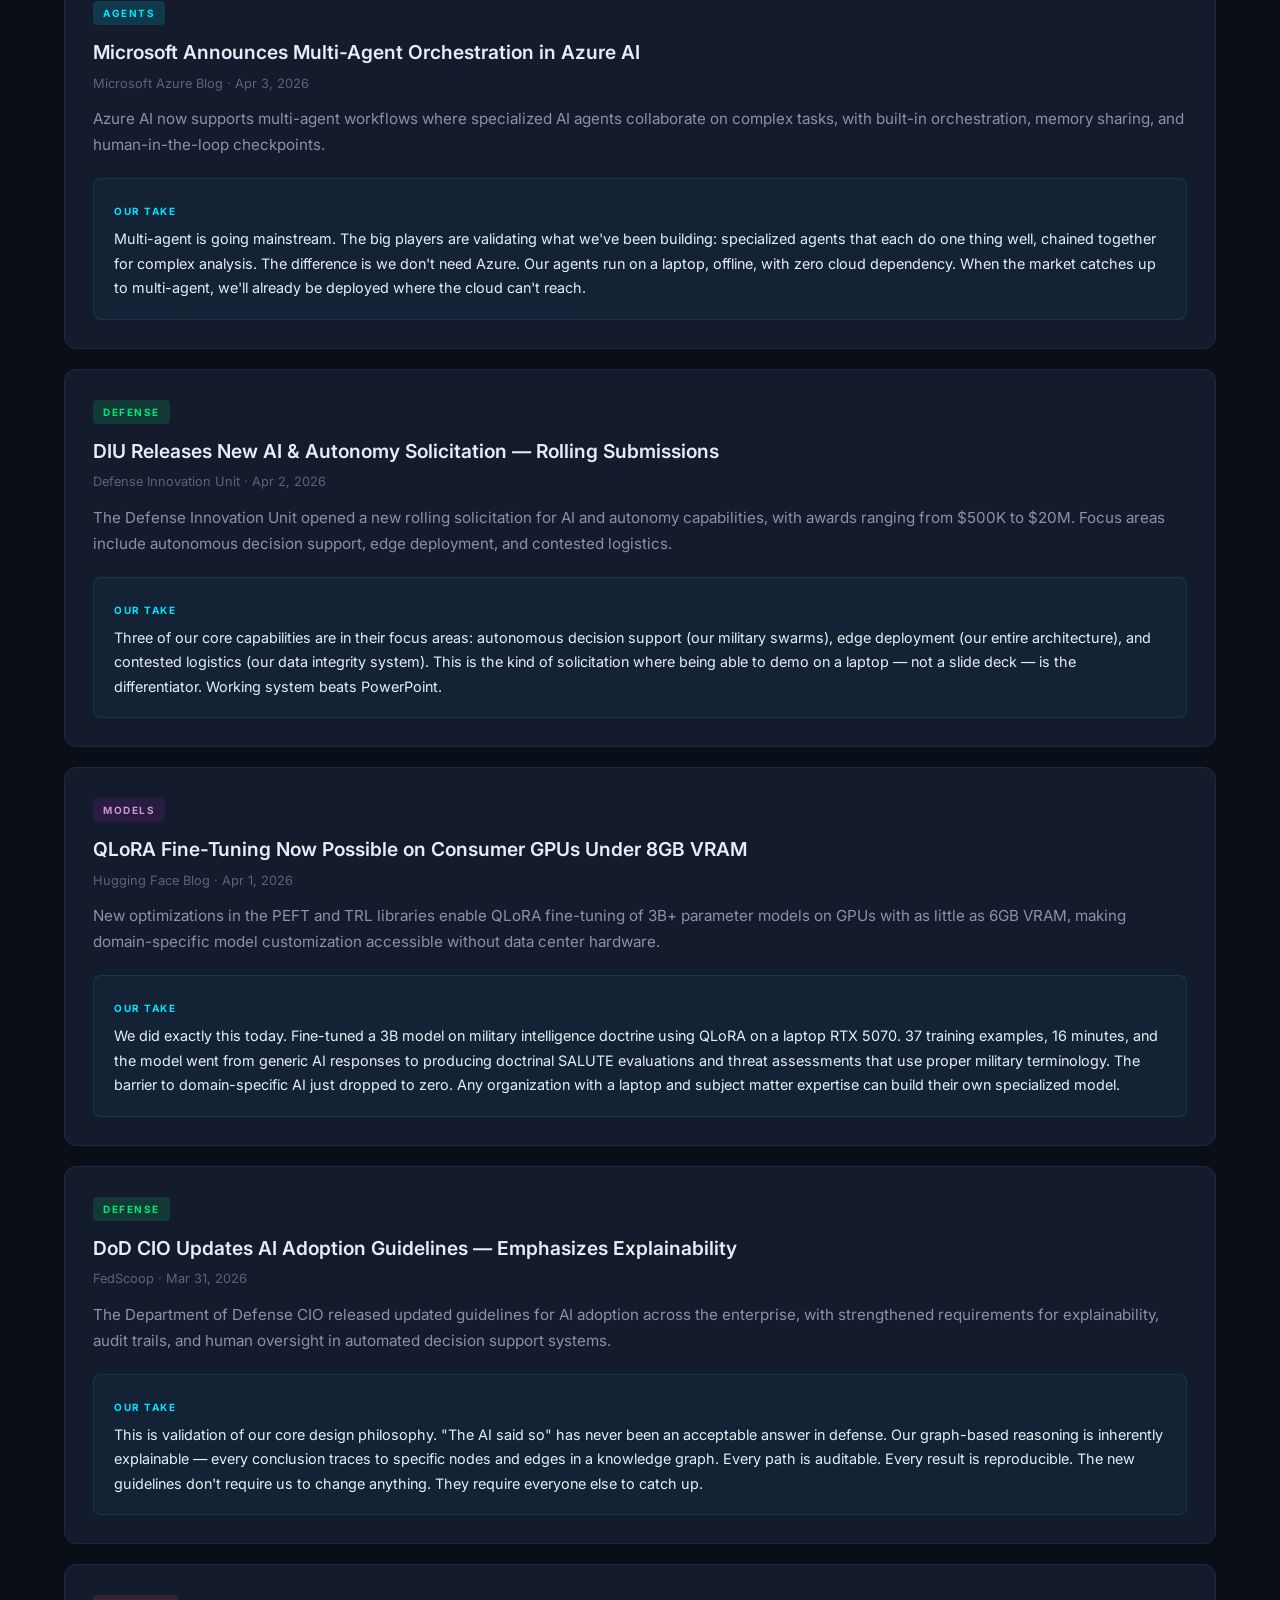
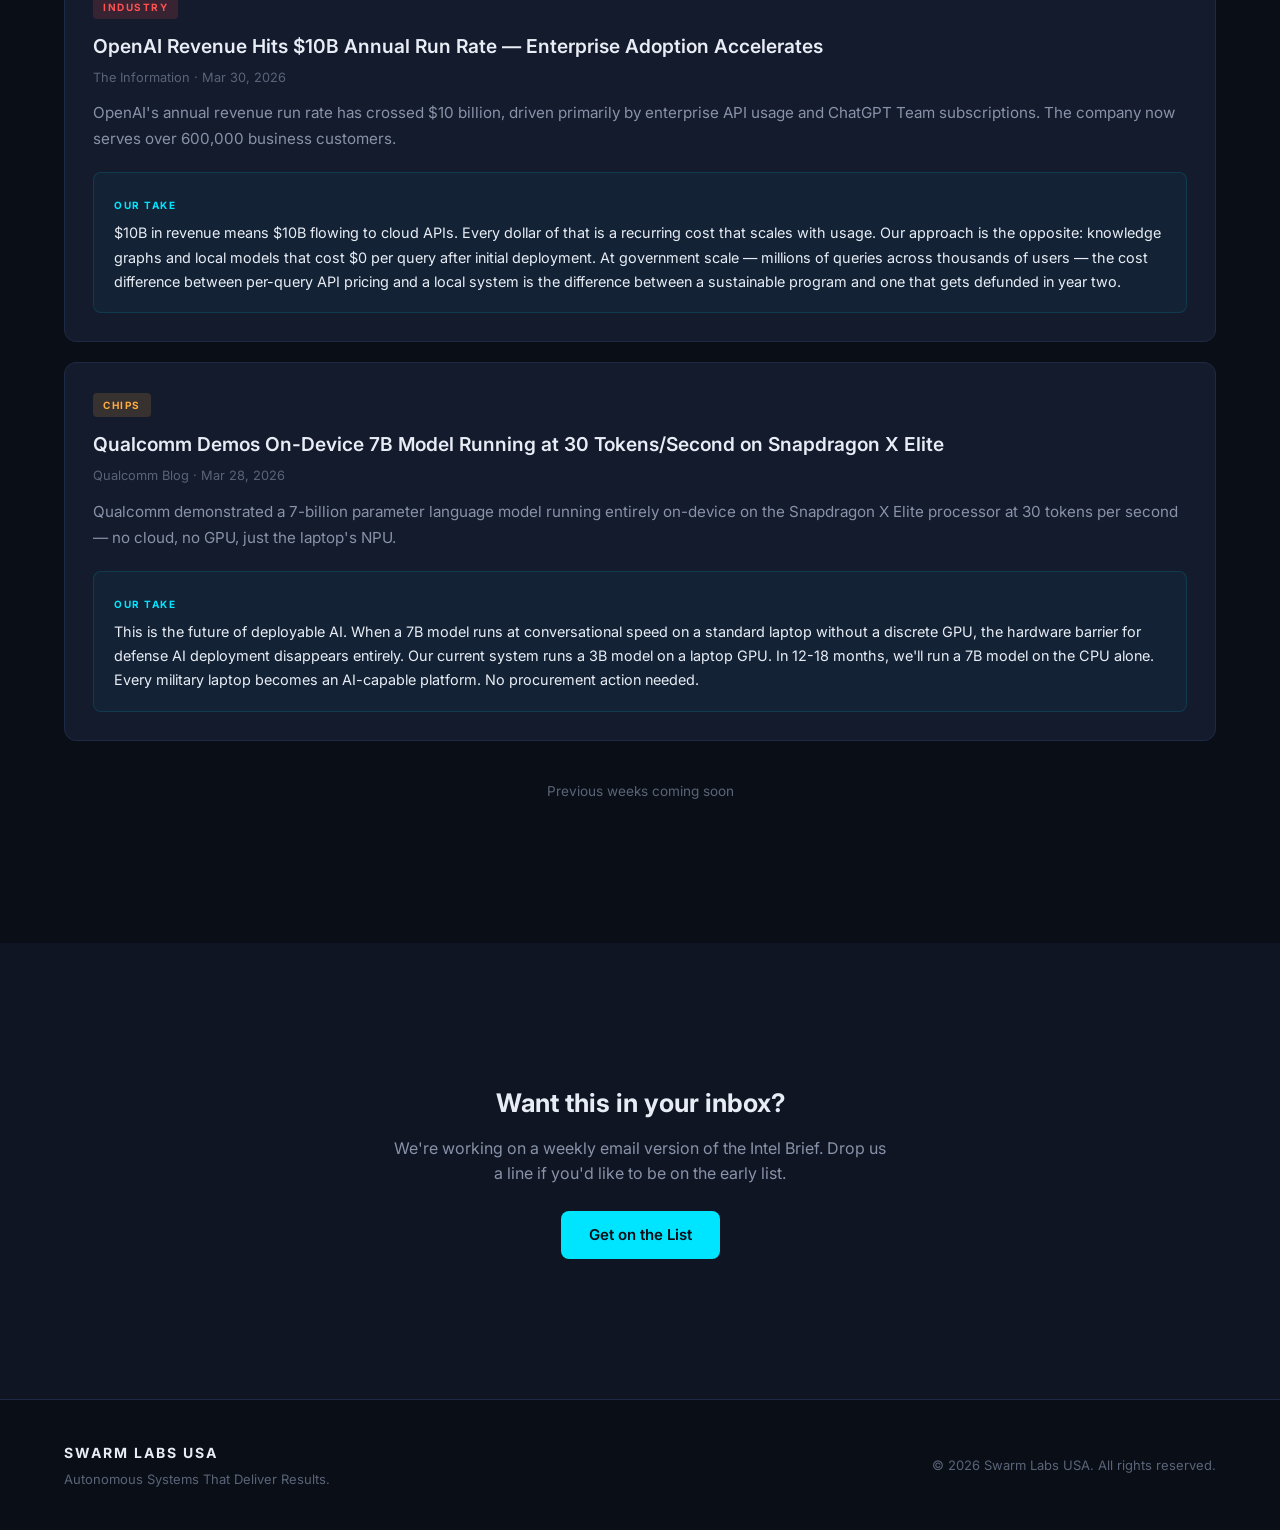
<file: news.html>
<!DOCTYPE html>
<html lang="en">
<head>
    <meta charset="UTF-8">
    <meta name="viewport" content="width=device-width, initial-scale=1.0">
    <title>AI Intel Brief — Swarm Labs USA</title>
    <meta name="description" content="Weekly AI intelligence brief: chips, agents, defense tech, and what it means for government. Curated by Swarm Labs USA.">
    <meta name="robots" content="index, follow">
    <link rel="canonical" href="https://swarmlabsusa.com/news.html">

    <meta property="og:type" content="website">
    <meta property="og:title" content="AI Intel Brief — Swarm Labs USA">
    <meta property="og:description" content="What's happening in AI, filtered through the lens of what matters for government and defense.">
    <meta property="og:url" content="https://swarmlabsusa.com/news.html">

    <script type="application/ld+json">
    {
        "@context": "https://schema.org",
        "@type": "CollectionPage",
        "name": "AI Intel Brief",
        "description": "Weekly AI intelligence brief covering chips, agents, defense tech, and government AI — with analysis on what it means for defense modernization.",
        "publisher": {"@type": "Organization", "name": "Swarm Labs USA"},
        "url": "https://swarmlabsusa.com/news.html"
    }
    </script>

    <link rel="preconnect" href="https://fonts.googleapis.com">
    <link rel="preconnect" href="https://fonts.gstatic.com" crossorigin>
    <link href="https://fonts.googleapis.com/css2?family=Inter:wght@300;400;500;600;700&family=JetBrains+Mono:wght@400;500&display=swap" rel="stylesheet">
    <link rel="stylesheet" href="styles.css">
    <link rel="stylesheet" href="news.css">
    <link rel="icon" type="image/svg+xml" href="favicon.svg">
</head>
<body>
    <nav class="nav">
        <div class="nav-container">
            <a href="/" class="nav-logo">
                <svg class="logo-icon" viewBox="0 0 32 32" fill="none" xmlns="http://www.w3.org/2000/svg">
                    <circle cx="16" cy="16" r="3" fill="#00e5ff"/>
                    <circle cx="16" cy="6" r="2" fill="#00e5ff" opacity="0.8"/>
                    <circle cx="16" cy="26" r="2" fill="#00e5ff" opacity="0.8"/>
                    <circle cx="6" cy="11" r="2" fill="#00e5ff" opacity="0.8"/>
                    <circle cx="26" cy="11" r="2" fill="#00e5ff" opacity="0.8"/>
                    <circle cx="6" cy="21" r="2" fill="#00e5ff" opacity="0.8"/>
                    <circle cx="26" cy="21" r="2" fill="#00e5ff" opacity="0.8"/>
                    <line x1="16" y1="13" x2="16" y2="8" stroke="#00e5ff" stroke-width="0.8" opacity="0.5"/>
                    <line x1="16" y1="19" x2="16" y2="24" stroke="#00e5ff" stroke-width="0.8" opacity="0.5"/>
                    <line x1="13.5" y1="14.5" x2="7.5" y2="12" stroke="#00e5ff" stroke-width="0.8" opacity="0.5"/>
                    <line x1="18.5" y1="14.5" x2="24.5" y2="12" stroke="#00e5ff" stroke-width="0.8" opacity="0.5"/>
                    <line x1="13.5" y1="17.5" x2="7.5" y2="20" stroke="#00e5ff" stroke-width="0.8" opacity="0.5"/>
                    <line x1="18.5" y1="17.5" x2="24.5" y2="20" stroke="#00e5ff" stroke-width="0.8" opacity="0.5"/>
                </svg>
                <span>SWARM LABS USA</span>
            </a>
            <div class="nav-links">
                <a href="/">Home</a>
                <a href="/blog.html">Blog</a>
                <a href="/news.html">Intel Brief</a>
                <a href="/#contact" class="nav-cta">Contact</a>
            </div>
        </div>
    </nav>

    <section class="news-hero">
        <div class="container">
            <span class="section-tag">INTELLIGENCE BRIEF</span>
            <h1>AI Intel Brief</h1>
            <p>What's happening in AI, filtered through one lens: <strong>what does this mean for government and defense?</strong></p>
        </div>
    </section>

    <!-- Filter Tabs -->
    <section class="filter-bar">
        <div class="container">
            <div class="filters">
                <button class="filter-btn active" data-filter="all">All</button>
                <button class="filter-btn" data-filter="chips">Chips & Hardware</button>
                <button class="filter-btn" data-filter="agents">Agents & Swarms</button>
                <button class="filter-btn" data-filter="models">Models & Training</button>
                <button class="filter-btn" data-filter="defense">Defense & Gov</button>
                <button class="filter-btn" data-filter="industry">Industry</button>
            </div>
        </div>
    </section>

    <section class="section">
        <div class="container">

            <!-- Week Header -->
            <div class="week-header">
                <h2>Week of April 14, 2026</h2>
                <span class="week-count">7 items</span>
            </div>

            <div class="news-feed" id="newsFeed">

                <article class="news-item" data-category="defense">
                    <div class="news-tag">DEFENSE</div>
                    <div class="news-content">
                        <h3>AI Coding Assistants Are Accelerating the Post-Quantum Migration Clock</h3>
                        <p class="news-source">CNSA 2.0 / NSM-10 / NIST SP 800-208 &middot; Apr 17, 2026</p>
                        <p class="news-summary">Federal policy has already set the deadline: CNSA 2.0 and NSM-10 require federal systems to deprecate classical asymmetric cryptography starting 2030 and complete migration to NIST-standardized post-quantum algorithms (ML-KEM, ML-DSA, SLH-DSA) by 2035. What has changed in the last 18 months is the rate at which new quantum-vulnerable code is being created. AI coding assistants &mdash; Copilot, Cursor, and the in-IDE assistants from every major vendor &mdash; are now producing a majority of the cryptographic call sites that ship to production, and they default to the patterns in their training data: RSA-2048 key generation, ECDSA over P-256, finite-field Diffie-Hellman. Every one of those is quantum-vulnerable, and every one of them is going to appear in a cryptographic inventory that an inspector general will eventually audit.</p>
                        <div class="news-take">
                            <span class="take-label">OUR TAKE</span>
                            <p>This is the governance story nobody is telling yet. The PQC migration deadline didn't move &mdash; the exposure growth rate did. Enterprises are generating more quantum-vulnerable cryptographic code per month than standards bodies produced per decade, and the traditional approach to cryptographic inventory (engineers, spreadsheets, consulting engagements) doesn't scale to a codebase where the AI adds new call sites every day. The right response is the same one we've been arguing on every other audit-grade AI problem: machine-readable inventory, reproducible scans, signed evidence. We shipped an internal tool this week that scans a Python codebase, produces a claim graph of every vulnerable call with its NIST classification and recommended post-quantum replacement, and emits a LYCEUM-compatible replay manifest &mdash; same schema as our other audit-ready systems, SHA256-hashed end-to-end, Ed25519-signed by our signing service. An auditor re-runs the command, gets byte-identical hashes, and accepts the evidence without re-doing the work. We're opening conversations with a small number of design partners in defense and critical infrastructure now. <a href="/blog/post-quantum-when-ai-writes-the-crypto.html">Read the full piece</a>.</p>
                        </div>
                    </div>
                </article>

                <article class="news-item" data-category="agents">
                    <div class="news-tag">AGENTS</div>
                    <div class="news-content">
                        <h3>Our Neural Swarm Hits 18-of-18 Primitive Coverage</h3>
                        <p class="news-source">Swarm Labs Research &middot; Apr 13, 2026</p>
                        <p class="news-summary">Our neural reasoning swarm now covers every one of the eighteen mastered primitives from our symbolic reasoning curriculum — counting, identity, ordering, conjunction, negation, containment, grouping, transitivity, spatial, transform, analogy, and composed reasoning. All deterministic. All running locally. Zero API calls on the primitive path.</p>
                        <div class="news-take">
                            <span class="take-label">OUR TAKE</span>
                            <p>Covering the primitive space is the prerequisite for everything else we want to do. Every complex reasoning task we have encountered — threat analysis, contract audit, compliance check, anomaly correlation — decomposes into sequences of these eighteen operations. With full primitive coverage, the question stops being &quot;can the system reason about this&quot; and becomes &quot;can the router pick the right decomposition.&quot; That is a much more tractable engineering problem, and it is where our work is focused next.</p>
                        </div>
                    </div>
                </article>

                <article class="news-item" data-category="agents">
                    <div class="news-tag">RESEARCH</div>
                    <div class="news-content">
                        <h3>CONCLAVE Research Chain Maps the 2026–2028 Service Swarm Opportunity</h3>
                        <p class="news-source">Swarm Labs Research &middot; Apr 13, 2026</p>
                        <p class="news-summary">Our internal research swarm ran a six-mission chain examining where service-swarm architectures genuinely beat single-LLM, single-human, and traditional-SaaS alternatives for the 2026–2028 window. Findings covered displacement-driven demand gaps, liability moats that hyperscalers cannot cross, new service categories unlocked by sub-cent query economics, and the distribution channels that actually convert for solo technical founders.</p>
                        <div class="news-take">
                            <span class="take-label">OUR TAKE</span>
                            <p>The cleanest result: the next wave of defensible AI services is in places where liability scales superlinearly with user base. That is exactly the shape of professional licensing, regulated compliance, and safety-critical verification — markets where a hyperscaler is structurally barred from playing because their insurance surface is too large. Small, specialized operators with real domain expertise and auditable systems are the natural winners. That is the market we are building for.</p>
                        </div>
                    </div>
                </article>

                <article class="news-item" data-category="models">
                    <div class="news-tag">MODELS</div>
                    <div class="news-content">
                        <h3>Retrieval-Augmented Generation Grounding Now Live Across Our Local Module Library</h3>
                        <p class="news-source">Swarm Labs Research &middot; Apr 13, 2026</p>
                        <p class="news-summary">Every LLM-backed module in our local reasoning stack now pulls the top relevant facts from our curated knowledge graph and injects them into the prompt before inference. The retrieval layer is cached against a 900-node brain graph, runs in milliseconds, and measurably reduces hallucination on factual work.</p>
                        <div class="news-take">
                            <span class="take-label">OUR TAKE</span>
                            <p>RAG is no longer the research-lab trick it was two years ago. For anyone running a local model in production, grounding the prompt in retrieved facts is the single highest-return change you can make to reduce confident-sounding wrong answers. The absolute hallucination drop on factual tasks we have measured is in the fifteen-to-twenty-five percent range, which is the difference between a model that embarrasses you at a demo and one you can hand to an analyst. This should be the default configuration, not an advanced feature.</p>
                        </div>
                    </div>
                </article>

                <article class="news-item" data-category="defense">
                    <div class="news-tag">DEFENSE</div>
                    <div class="news-content">
                        <h3>The Case for Episodic Memory in Defense AI</h3>
                        <p class="news-source">Swarm Labs Research &middot; Apr 12, 2026</p>
                        <p class="news-summary">We wired an episodic memory layer into our local reasoning stack this week. Every task the system handles now records a full episode — inputs, chosen module, outcome, reward — and every subsequent task queries the episode store for similar past successes before running. The result is a system that imitates what worked last time instead of re-deriving from scratch.</p>
                        <div class="news-take">
                            <span class="take-label">OUR TAKE</span>
                            <p>Cloud LLMs have no memory. Every conversation is a blank slate. For intelligence work that is a serious liability: the same analyst asking the same question a week later should not get a different answer, and the system should not be re-learning the same lesson on every call. Episodic memory turns a language model from a clever autocomplete into something closer to a junior analyst who actually gets better at the job. It is a small architectural addition with an outsized effect on the quality of downstream work.</p>
                        </div>
                    </div>
                </article>

                <article class="news-item" data-category="agents">
                    <div class="news-tag">AGENTS</div>
                    <div class="news-content">
                        <h3>Composition Planner Wired Into Our Local Orchestrator</h3>
                        <p class="news-source">Swarm Labs Research &middot; Apr 13, 2026</p>
                        <p class="news-summary">Our local orchestrator can now chain multiple primitive operations into a single compound task. A small local planner emits a JSON execution graph, and the orchestrator walks it step-by-step, passing outputs between stages. This is what turns a library of eighteen single-step primitives into a system that can solve multi-step problems.</p>
                        <div class="news-take">
                            <span class="take-label">OUR TAKE</span>
                            <p>Composition is where primitive-based reasoning stops being a demo and starts being useful. Single operations cover about twenty percent of real tasks; the rest need two or three operations chained in sequence. A tiny local planner that emits an execution DAG is all you need to unlock that — no giant model, no expensive API call, no cloud dependency. The expensive problem was never the reasoning. It was always deciding which reasoning to do, and in what order.</p>
                        </div>
                    </div>
                </article>

                <article class="news-item" data-category="defense">
                    <div class="news-tag">DEFENSE</div>
                    <div class="news-content">
                        <h3>Air-Gapped Benchmarking: We Shipped An Offline ARC-AGI Regression Runner</h3>
                        <p class="news-source">Swarm Labs Research &middot; Apr 13, 2026</p>
                        <p class="news-summary">We now run the ARC-AGI-2 benchmark against our local reasoning orchestrator end-to-end, offline, with escalation disabled. The runner loads one thousand puzzles, renders each as a natural-language task, routes it through our module library, and grades the output grid against ground truth. It produces a reproducible pass-rate number in seconds and costs nothing to execute.</p>
                        <div class="news-take">
                            <span class="take-label">OUR TAKE</span>
                            <p>Running a benchmark offline is not glamorous, but it is the only honest way to measure a local reasoning system. The moment a benchmark involves a cloud API, you are measuring the vendor&apos;s performance, not yours. For defense, where anything that matters has to run in environments without cloud access, offline benchmarking is the only number that is actually predictive of field performance. We are going to be publishing these numbers as we improve the system, the same way you would track any other performance metric.</p>
                        </div>
                    </div>
                </article>

            </div>

            <!-- Week Header -->
            <div class="week-header">
                <h2>Week of April 7, 2026</h2>
                <span class="week-count">8 items</span>
            </div>

            <div class="news-feed">

                <article class="news-item" data-category="models">
                    <div class="news-tag">MODELS</div>
                    <div class="news-content">
                        <h3>Anthropic Ships Claude Opus 4.6 with 1M Context Window</h3>
                        <p class="news-source">Anthropic Blog &middot; Apr 5, 2026</p>
                        <p class="news-summary">Anthropic's latest model doubles the context window to 1M tokens while improving code generation and multi-step reasoning. Available via API and Claude Code CLI.</p>
                        <div class="news-take">
                            <span class="take-label">OUR TAKE</span>
                            <p>The 1M context window is a game-changer for document-heavy government workflows. An entire OPORD, all annexes, and supporting intelligence products fit in a single context. But it's still a cloud API — the real win is when these capabilities run on local hardware. We're watching the open-source models close the gap.</p>
                        </div>
                    </div>
                </article>

                <article class="news-item" data-category="chips">
                    <div class="news-tag">CHIPS</div>
                    <div class="news-content">
                        <h3>NVIDIA Blackwell B300 Enters Mass Production</h3>
                        <p class="news-source">Reuters &middot; Apr 4, 2026</p>
                        <p class="news-summary">NVIDIA's next-generation Blackwell B300 GPU begins mass production at TSMC. The chip delivers 2.5x the inference performance of the H100 at the same power envelope.</p>
                        <div class="news-take">
                            <span class="take-label">OUR TAKE</span>
                            <p>The trickle-down matters more than the flagship. When data center chips get 2.5x faster, last year's consumer cards (RTX 5070, 5080) become the new floor for edge AI. We're already training and running 3B parameter models on an RTX 5070 laptop. Two generations from now, 7B models will run on hardware that fits in a cargo pocket. That's the trend line for deployable defense AI.</p>
                        </div>
                    </div>
                </article>

                <article class="news-item" data-category="agents">
                    <div class="news-tag">AGENTS</div>
                    <div class="news-content">
                        <h3>Microsoft Announces Multi-Agent Orchestration in Azure AI</h3>
                        <p class="news-source">Microsoft Azure Blog &middot; Apr 3, 2026</p>
                        <p class="news-summary">Azure AI now supports multi-agent workflows where specialized AI agents collaborate on complex tasks, with built-in orchestration, memory sharing, and human-in-the-loop checkpoints.</p>
                        <div class="news-take">
                            <span class="take-label">OUR TAKE</span>
                            <p>Multi-agent is going mainstream. The big players are validating what we've been building: specialized agents that each do one thing well, chained together for complex analysis. The difference is we don't need Azure. Our agents run on a laptop, offline, with zero cloud dependency. When the market catches up to multi-agent, we'll already be deployed where the cloud can't reach.</p>
                        </div>
                    </div>
                </article>

                <article class="news-item" data-category="defense">
                    <div class="news-tag">DEFENSE</div>
                    <div class="news-content">
                        <h3>DIU Releases New AI & Autonomy Solicitation — Rolling Submissions</h3>
                        <p class="news-source">Defense Innovation Unit &middot; Apr 2, 2026</p>
                        <p class="news-summary">The Defense Innovation Unit opened a new rolling solicitation for AI and autonomy capabilities, with awards ranging from $500K to $20M. Focus areas include autonomous decision support, edge deployment, and contested logistics.</p>
                        <div class="news-take">
                            <span class="take-label">OUR TAKE</span>
                            <p>Three of our core capabilities are in their focus areas: autonomous decision support (our military swarms), edge deployment (our entire architecture), and contested logistics (our data integrity system). This is the kind of solicitation where being able to demo on a laptop — not a slide deck — is the differentiator. Working system beats PowerPoint.</p>
                        </div>
                    </div>
                </article>

                <article class="news-item" data-category="models">
                    <div class="news-tag">MODELS</div>
                    <div class="news-content">
                        <h3>QLoRA Fine-Tuning Now Possible on Consumer GPUs Under 8GB VRAM</h3>
                        <p class="news-source">Hugging Face Blog &middot; Apr 1, 2026</p>
                        <p class="news-summary">New optimizations in the PEFT and TRL libraries enable QLoRA fine-tuning of 3B+ parameter models on GPUs with as little as 6GB VRAM, making domain-specific model customization accessible without data center hardware.</p>
                        <div class="news-take">
                            <span class="take-label">OUR TAKE</span>
                            <p>We did exactly this today. Fine-tuned a 3B model on military intelligence doctrine using QLoRA on a laptop RTX 5070. 37 training examples, 16 minutes, and the model went from generic AI responses to producing doctrinal SALUTE evaluations and threat assessments that use proper military terminology. The barrier to domain-specific AI just dropped to zero. Any organization with a laptop and subject matter expertise can build their own specialized model.</p>
                        </div>
                    </div>
                </article>

                <article class="news-item" data-category="defense">
                    <div class="news-tag">DEFENSE</div>
                    <div class="news-content">
                        <h3>DoD CIO Updates AI Adoption Guidelines — Emphasizes Explainability</h3>
                        <p class="news-source">FedScoop &middot; Mar 31, 2026</p>
                        <p class="news-summary">The Department of Defense CIO released updated guidelines for AI adoption across the enterprise, with strengthened requirements for explainability, audit trails, and human oversight in automated decision support systems.</p>
                        <div class="news-take">
                            <span class="take-label">OUR TAKE</span>
                            <p>This is validation of our core design philosophy. "The AI said so" has never been an acceptable answer in defense. Our graph-based reasoning is inherently explainable — every conclusion traces to specific nodes and edges in a knowledge graph. Every path is auditable. Every result is reproducible. The new guidelines don't require us to change anything. They require everyone else to catch up.</p>
                        </div>
                    </div>
                </article>

                <article class="news-item" data-category="industry">
                    <div class="news-tag">INDUSTRY</div>
                    <div class="news-content">
                        <h3>OpenAI Revenue Hits $10B Annual Run Rate — Enterprise Adoption Accelerates</h3>
                        <p class="news-source">The Information &middot; Mar 30, 2026</p>
                        <p class="news-summary">OpenAI's annual revenue run rate has crossed $10 billion, driven primarily by enterprise API usage and ChatGPT Team subscriptions. The company now serves over 600,000 business customers.</p>
                        <div class="news-take">
                            <span class="take-label">OUR TAKE</span>
                            <p>$10B in revenue means $10B flowing to cloud APIs. Every dollar of that is a recurring cost that scales with usage. Our approach is the opposite: knowledge graphs and local models that cost $0 per query after initial deployment. At government scale — millions of queries across thousands of users — the cost difference between per-query API pricing and a local system is the difference between a sustainable program and one that gets defunded in year two.</p>
                        </div>
                    </div>
                </article>

                <article class="news-item" data-category="chips">
                    <div class="news-tag">CHIPS</div>
                    <div class="news-content">
                        <h3>Qualcomm Demos On-Device 7B Model Running at 30 Tokens/Second on Snapdragon X Elite</h3>
                        <p class="news-source">Qualcomm Blog &middot; Mar 28, 2026</p>
                        <p class="news-summary">Qualcomm demonstrated a 7-billion parameter language model running entirely on-device on the Snapdragon X Elite processor at 30 tokens per second — no cloud, no GPU, just the laptop's NPU.</p>
                        <div class="news-take">
                            <span class="take-label">OUR TAKE</span>
                            <p>This is the future of deployable AI. When a 7B model runs at conversational speed on a standard laptop without a discrete GPU, the hardware barrier for defense AI deployment disappears entirely. Our current system runs a 3B model on a laptop GPU. In 12-18 months, we'll run a 7B model on the CPU alone. Every military laptop becomes an AI-capable platform. No procurement action needed.</p>
                        </div>
                    </div>
                </article>

            </div>

            <!-- Previous Weeks (collapsed) -->
            <div class="week-divider">
                <span>Previous weeks coming soon</span>
            </div>

        </div>
    </section>

    <section class="section section-dark">
        <div class="container">
            <div class="news-subscribe">
                <h2>Want this in your inbox?</h2>
                <p>We're working on a weekly email version of the Intel Brief. Drop us a line if you'd like to be on the early list.</p>
                <a href="/#contact" class="btn btn-primary">Get on the List</a>
            </div>
        </div>
    </section>

    <footer class="footer">
        <div class="container">
            <div class="footer-content">
                <div class="footer-brand">
                    <span class="footer-logo">SWARM LABS USA</span>
                    <p>Autonomous Systems That Deliver Results.</p>
                </div>
                <div class="footer-legal">
                    <p>&copy; 2026 Swarm Labs USA. All rights reserved.</p>
                </div>
            </div>
        </div>
    </footer>

    <script>
    // Filter functionality
    document.querySelectorAll('.filter-btn').forEach(btn => {
        btn.addEventListener('click', () => {
            document.querySelectorAll('.filter-btn').forEach(b => b.classList.remove('active'));
            btn.classList.add('active');
            const filter = btn.dataset.filter;
            document.querySelectorAll('.news-item').forEach(item => {
                if (filter === 'all' || item.dataset.category === filter) {
                    item.style.display = '';
                } else {
                    item.style.display = 'none';
                }
            });
        });
    });
    </script>
</body>
</html>
</file>
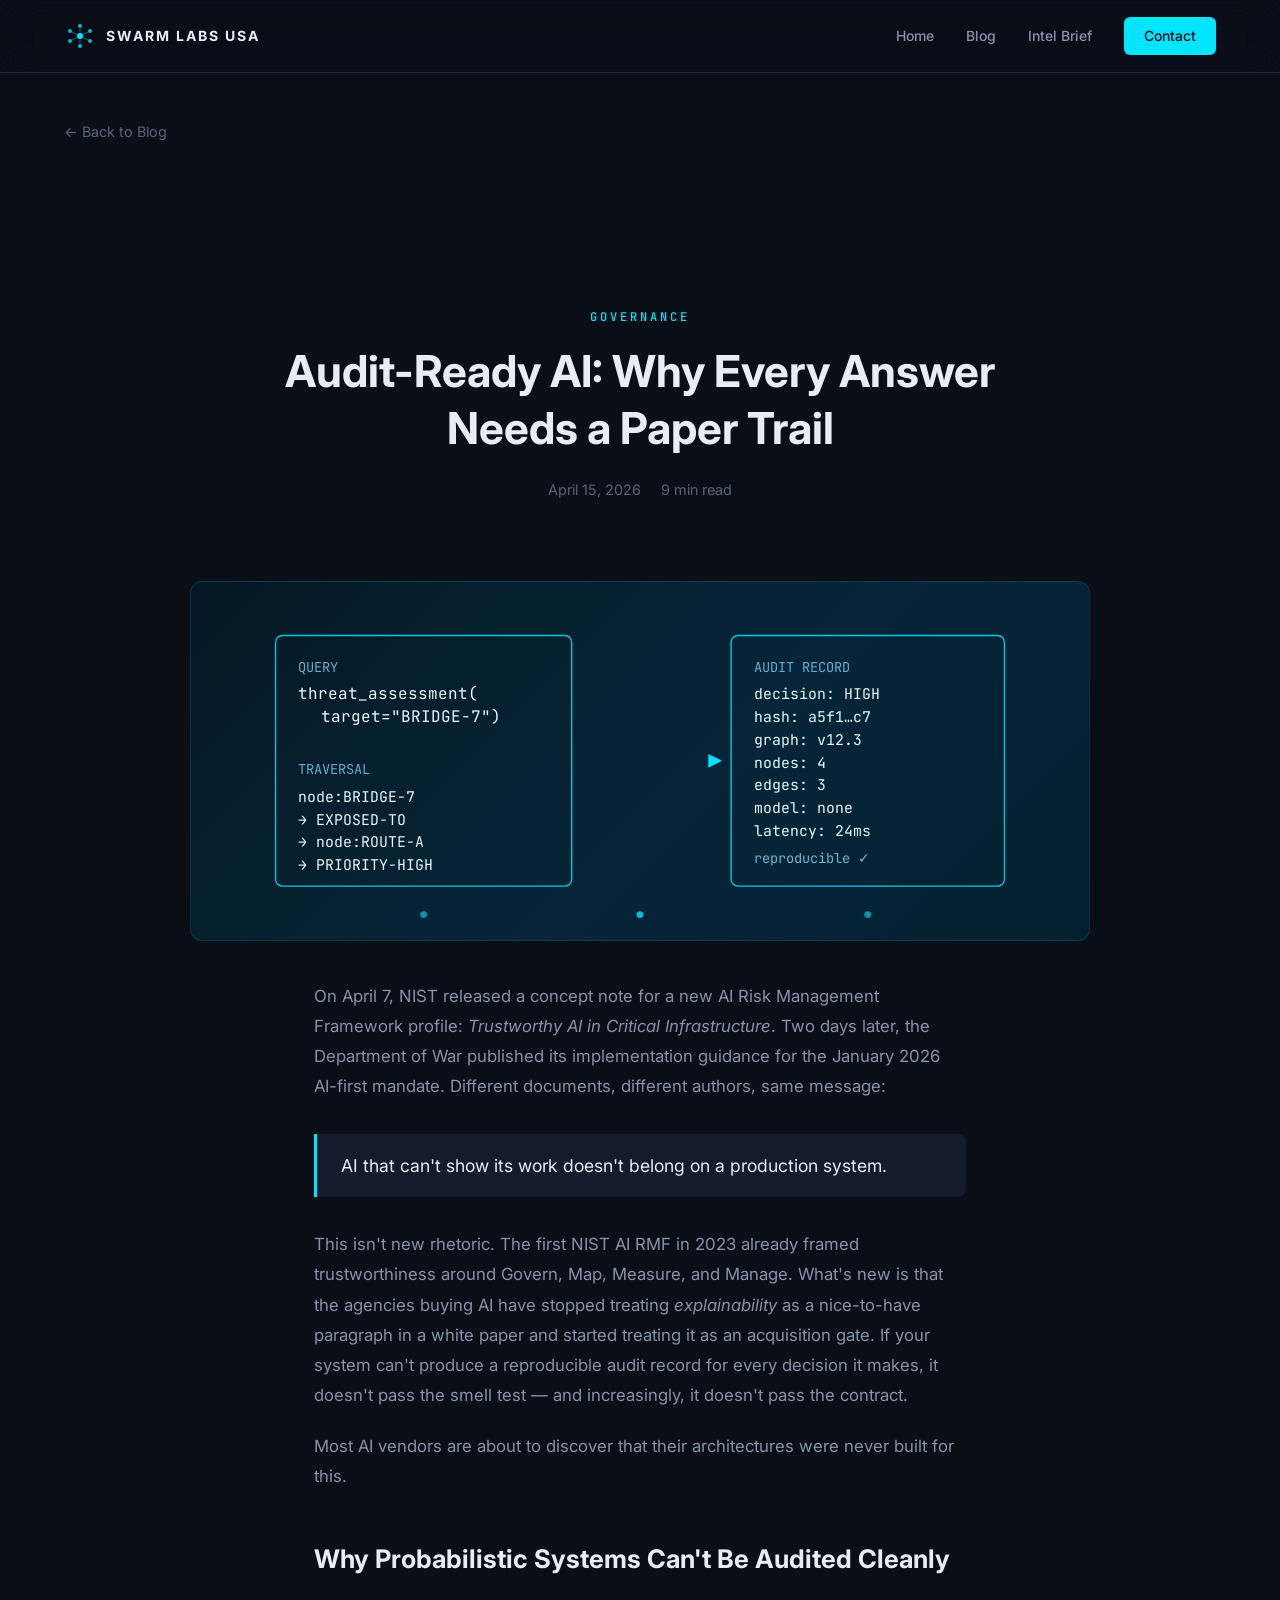
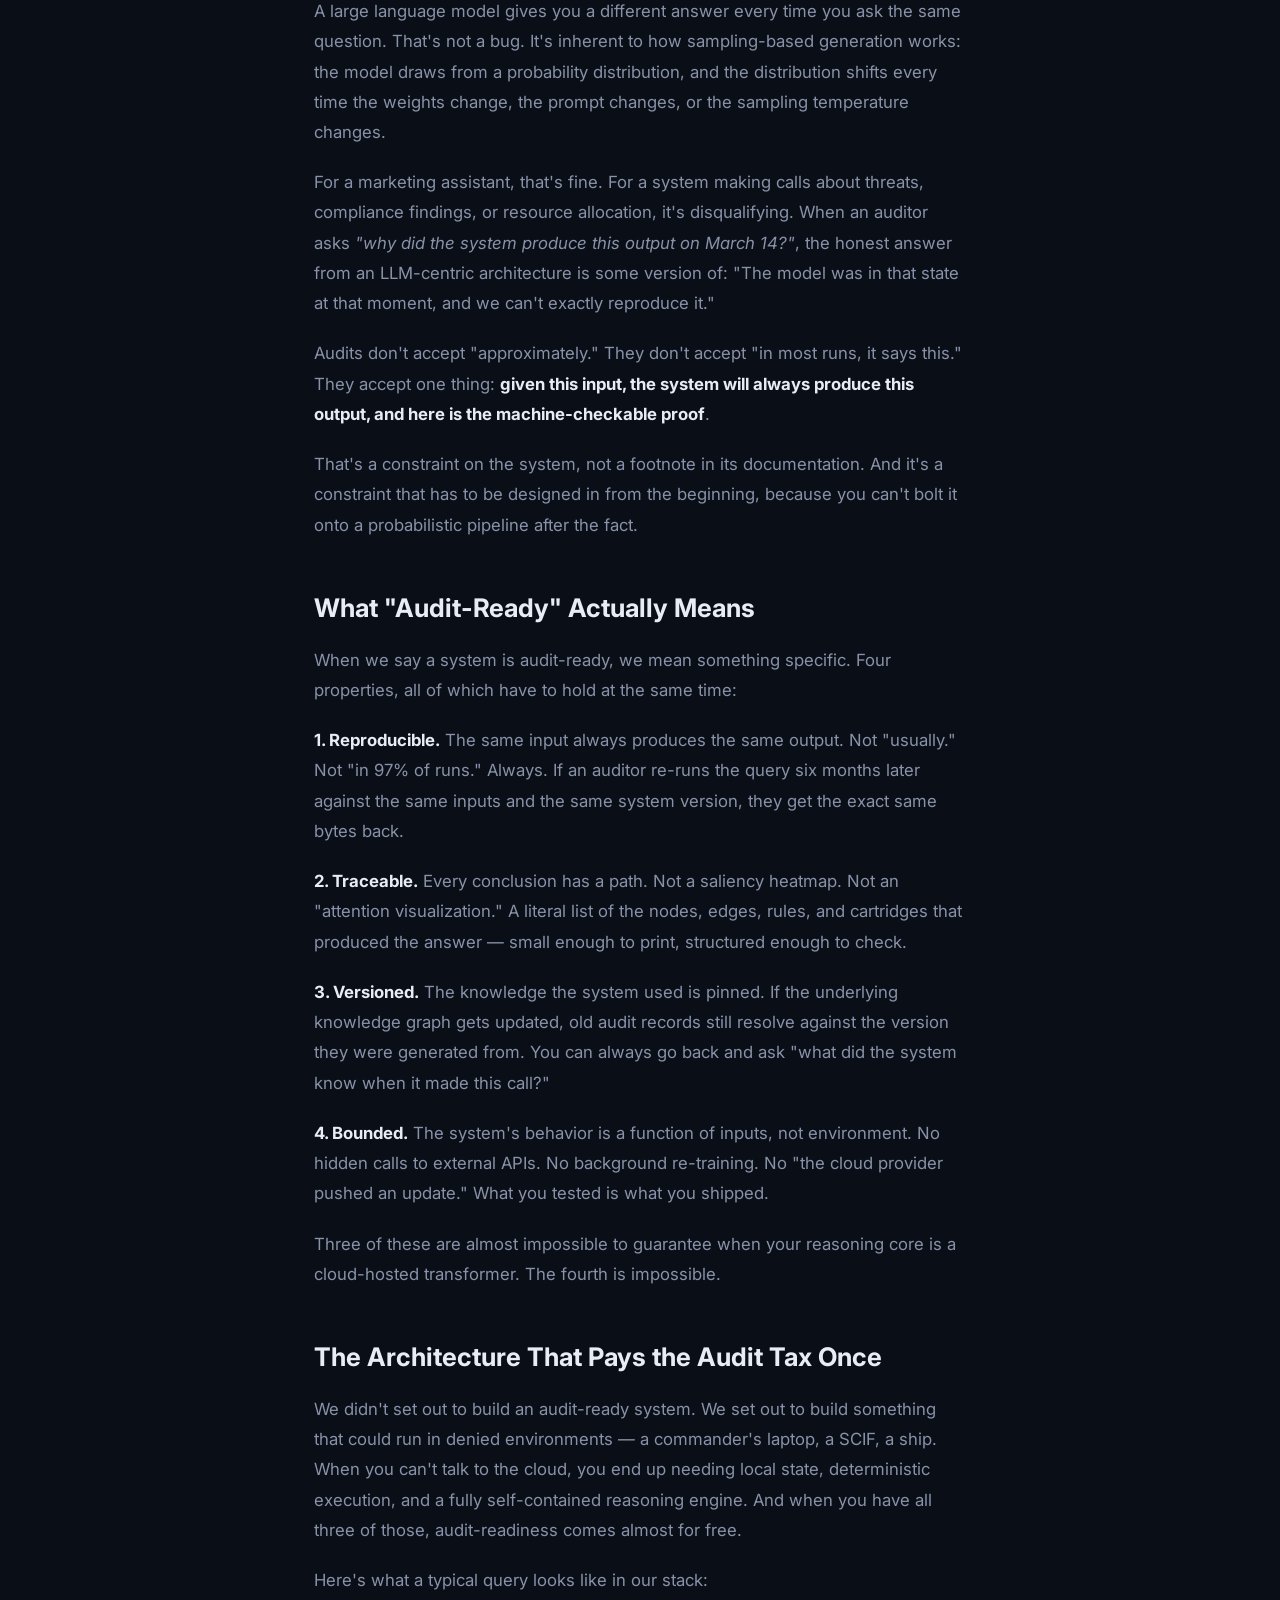
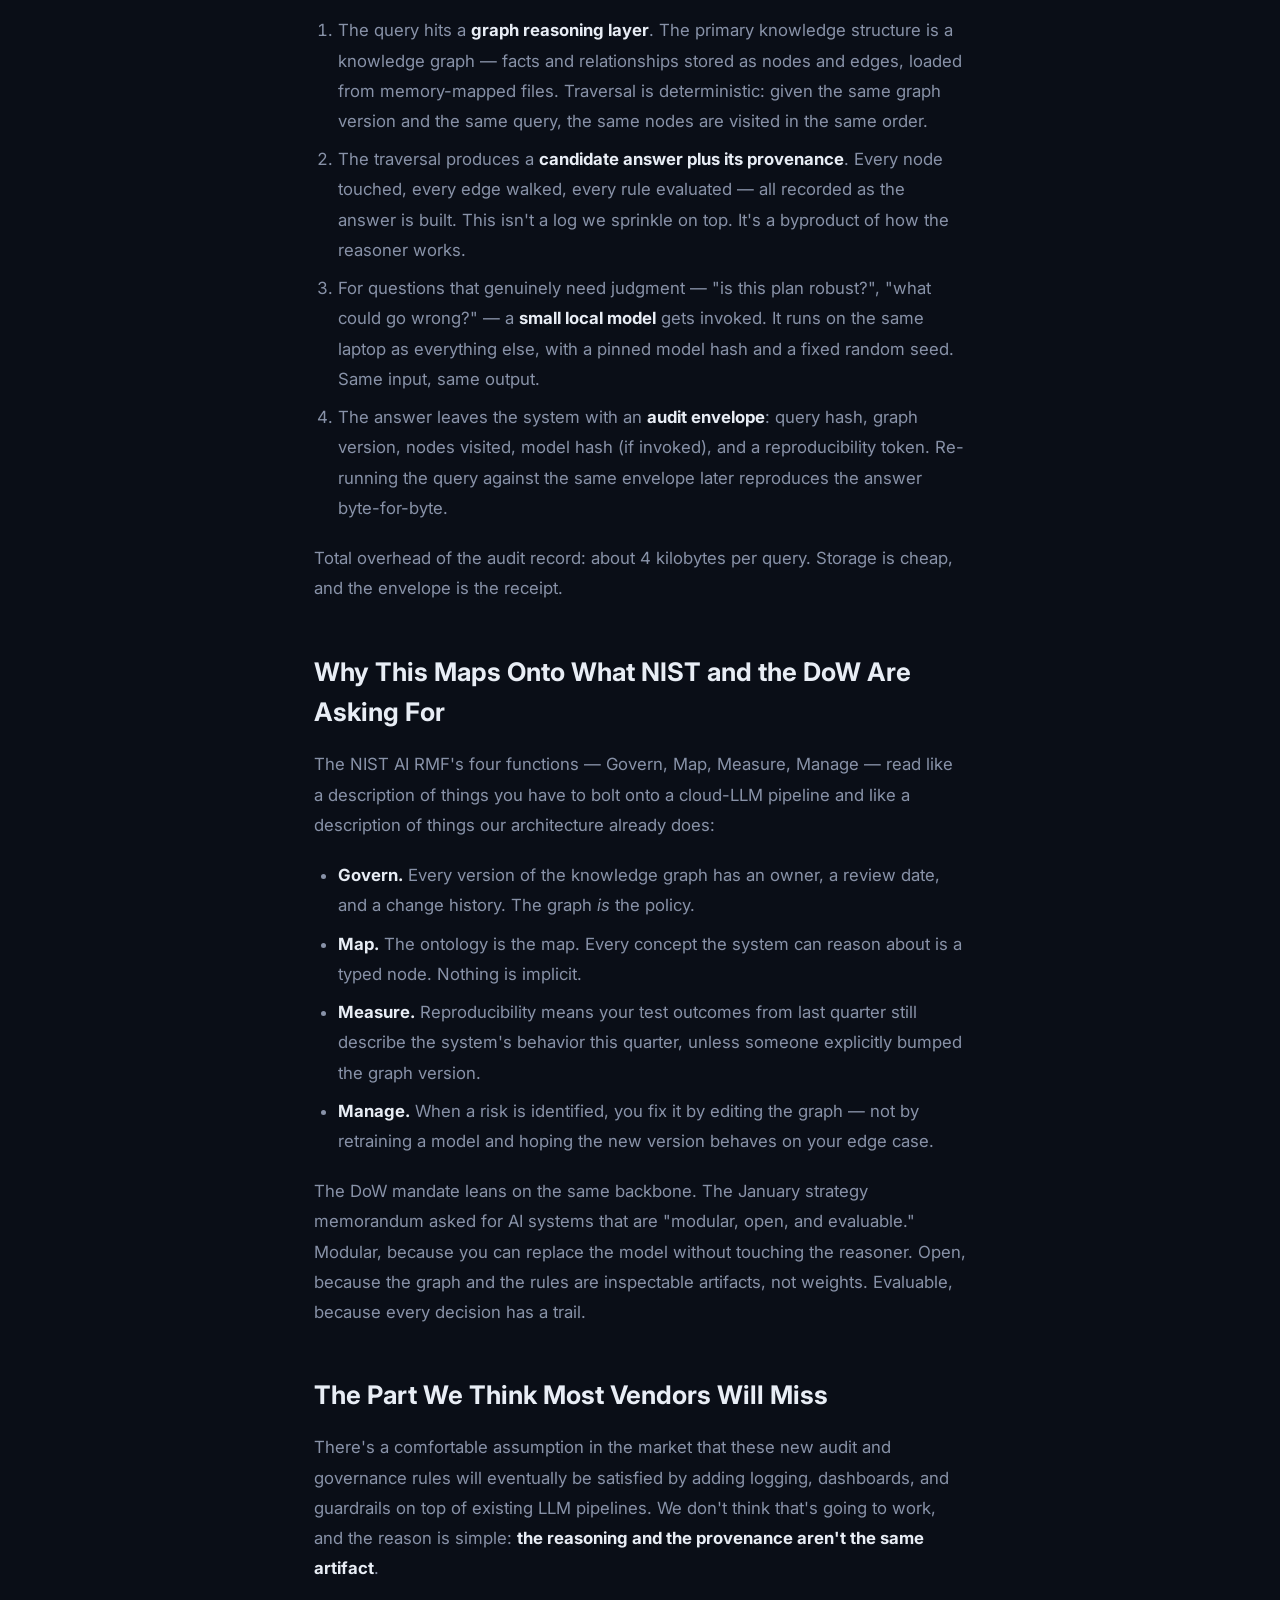
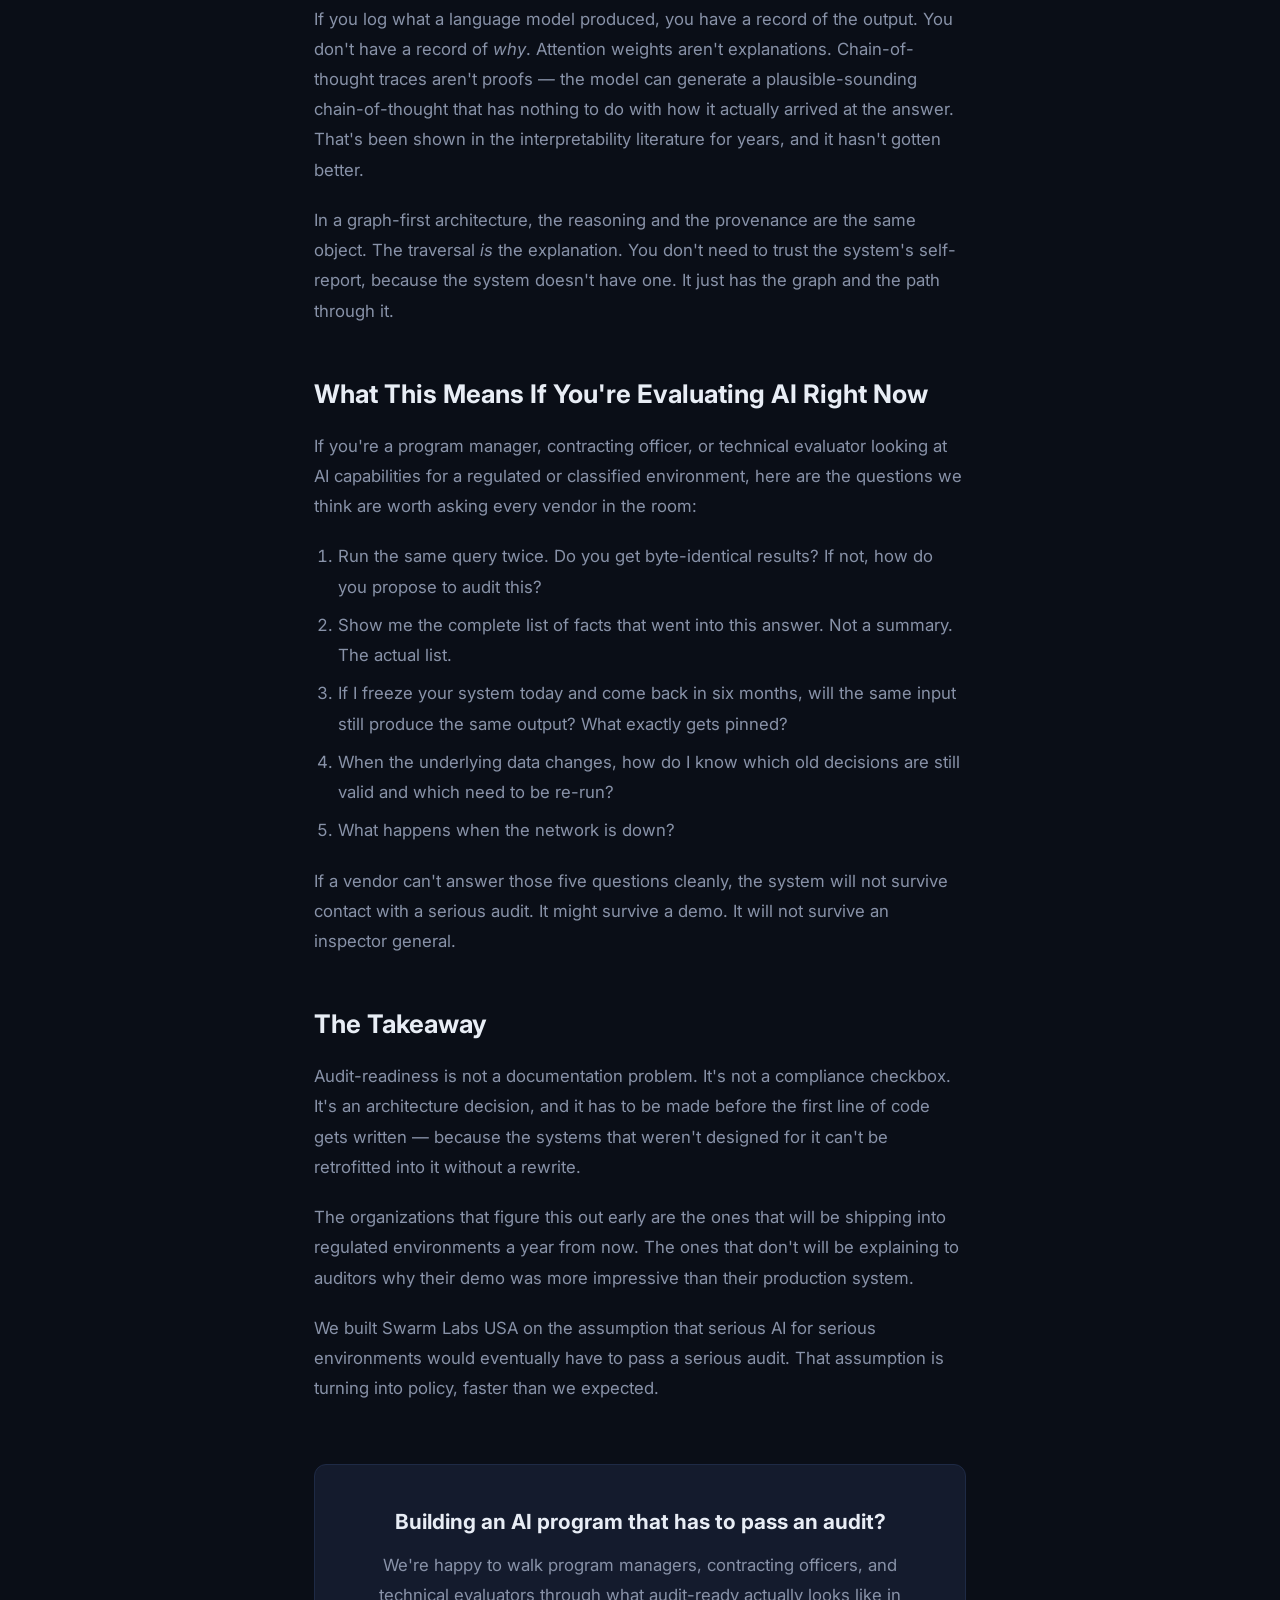
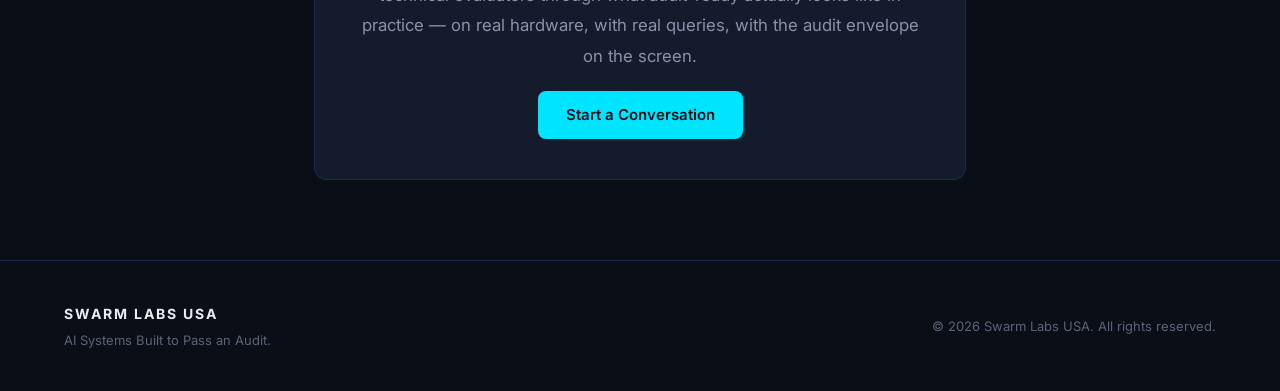
<file: blog/audit-ready-ai.html>
<!DOCTYPE html>
<html lang="en">
<head>
    <meta charset="UTF-8">
    <meta name="viewport" content="width=device-width, initial-scale=1.0">
    <title>Audit-Ready AI: Why Every Answer Needs a Paper Trail — Swarm Labs USA</title>
    <meta name="description" content="The NIST AI RMF Critical Infrastructure Profile and the DoD's new AI-first mandate agree on one thing: AI that can't show its work doesn't belong on a production system. Here's what audit-ready actually means — and why it's an architecture decision, not a compliance checkbox.">
    <meta name="robots" content="index, follow">
    <link rel="canonical" href="https://swarmlabsusa.com/blog/audit-ready-ai.html">

    <meta property="og:type" content="article">
    <meta property="og:title" content="Audit-Ready AI: Why Every Answer Needs a Paper Trail">
    <meta property="og:description" content="NIST and the DoD both want AI that can show its work. Audit-ready is an architecture decision, not a compliance checkbox.">
    <meta property="og:url" content="https://swarmlabsusa.com/blog/audit-ready-ai.html">
    <meta property="article:published_time" content="2026-04-15">
    <meta property="article:author" content="Swarm Labs USA">

    <script type="application/ld+json">
    {
        "@context": "https://schema.org",
        "@type": "BlogPosting",
        "headline": "Audit-Ready AI: Why Every Answer Needs a Paper Trail",
        "description": "NIST and the DoD both want AI that can show its work. Audit-ready is an architecture decision, not a compliance checkbox.",
        "datePublished": "2026-04-15",
        "author": {"@type": "Organization", "name": "Swarm Labs USA"},
        "publisher": {"@type": "Organization", "name": "Swarm Labs USA"},
        "url": "https://swarmlabsusa.com/blog/audit-ready-ai.html",
        "keywords": ["audit-ready AI", "NIST AI RMF", "DoD AI", "explainability", "knowledge graph", "deterministic reasoning"]
    }
    </script>

    <link rel="preconnect" href="https://fonts.googleapis.com">
    <link rel="preconnect" href="https://fonts.gstatic.com" crossorigin>
    <link href="https://fonts.googleapis.com/css2?family=Inter:wght@300;400;500;600;700&family=JetBrains+Mono:wght@400;500&display=swap" rel="stylesheet">
    <link rel="stylesheet" href="../styles.css">
    <link rel="stylesheet" href="../blog.css">
    <link rel="icon" type="image/svg+xml" href="../favicon.svg">
</head>
<body>
    <nav class="nav">
        <div class="nav-container">
            <a href="/" class="nav-logo">
                <svg class="logo-icon" viewBox="0 0 32 32" fill="none" xmlns="http://www.w3.org/2000/svg">
                    <circle cx="16" cy="16" r="3" fill="#00e5ff"/>
                    <circle cx="16" cy="6" r="2" fill="#00e5ff" opacity="0.8"/>
                    <circle cx="16" cy="26" r="2" fill="#00e5ff" opacity="0.8"/>
                    <circle cx="6" cy="11" r="2" fill="#00e5ff" opacity="0.8"/>
                    <circle cx="26" cy="11" r="2" fill="#00e5ff" opacity="0.8"/>
                    <circle cx="6" cy="21" r="2" fill="#00e5ff" opacity="0.8"/>
                    <circle cx="26" cy="21" r="2" fill="#00e5ff" opacity="0.8"/>
                    <line x1="16" y1="13" x2="16" y2="8" stroke="#00e5ff" stroke-width="0.8" opacity="0.5"/>
                    <line x1="16" y1="19" x2="16" y2="24" stroke="#00e5ff" stroke-width="0.8" opacity="0.5"/>
                    <line x1="13.5" y1="14.5" x2="7.5" y2="12" stroke="#00e5ff" stroke-width="0.8" opacity="0.5"/>
                    <line x1="18.5" y1="14.5" x2="24.5" y2="12" stroke="#00e5ff" stroke-width="0.8" opacity="0.5"/>
                    <line x1="13.5" y1="17.5" x2="7.5" y2="20" stroke="#00e5ff" stroke-width="0.8" opacity="0.5"/>
                    <line x1="18.5" y1="17.5" x2="24.5" y2="20" stroke="#00e5ff" stroke-width="0.8" opacity="0.5"/>
                </svg>
                <span>SWARM LABS USA</span>
            </a>
            <div class="nav-links">
                <a href="/">Home</a>
                <a href="/blog.html">Blog</a>
                <a href="/news.html">Intel Brief</a>
                <a href="/#contact" class="nav-cta">Contact</a>
            </div>
        </div>
    </nav>

    <div class="container">
        <a href="/blog.html" class="article-back">&larr; Back to Blog</a>
    </div>

    <header class="article-header">
        <span class="section-tag">GOVERNANCE</span>
        <h1>Audit-Ready AI: Why Every Answer Needs a Paper Trail</h1>
        <div class="article-meta">
            <span>April 15, 2026</span>
            <span>9 min read</span>
        </div>
    </header>

    <figure class="article-hero-image" style="background:linear-gradient(135deg,#041824 0%,#072538 55%,#00202f 100%);height:360px;display:flex;align-items:center;justify-content:center;border-top:1px solid rgba(0,229,255,0.15);border-bottom:1px solid rgba(0,229,255,0.15);">
        <svg viewBox="0 0 720 300" xmlns="http://www.w3.org/2000/svg" style="width:min(92%,820px);height:auto;">
            <defs>
                <linearGradient id="glow" x1="0" x2="1">
                    <stop offset="0" stop-color="#00e5ff" stop-opacity="0.0"/>
                    <stop offset="0.5" stop-color="#00e5ff" stop-opacity="0.9"/>
                    <stop offset="1" stop-color="#00e5ff" stop-opacity="0.0"/>
                </linearGradient>
            </defs>
            <rect x="40" y="40" width="260" height="220" rx="6" fill="none" stroke="#00e5ff" stroke-width="1.2" opacity="0.85"/>
            <text x="60" y="72" fill="#7edfff" font-family="JetBrains Mono,monospace" font-size="12" opacity="0.75">QUERY</text>
            <text x="60" y="96" fill="#e6faff" font-family="JetBrains Mono,monospace" font-size="14">threat_assessment(</text>
            <text x="80" y="116" fill="#e6faff" font-family="JetBrains Mono,monospace" font-size="14">target="BRIDGE-7")</text>
            <text x="60" y="162" fill="#7edfff" font-family="JetBrains Mono,monospace" font-size="12" opacity="0.75">TRAVERSAL</text>
            <text x="60" y="186" fill="#e6faff" font-family="JetBrains Mono,monospace" font-size="13">node:BRIDGE-7</text>
            <text x="60" y="206" fill="#e6faff" font-family="JetBrains Mono,monospace" font-size="13">&rarr; EXPOSED-TO</text>
            <text x="60" y="226" fill="#e6faff" font-family="JetBrains Mono,monospace" font-size="13">&rarr; node:ROUTE-A</text>
            <text x="60" y="246" fill="#e6faff" font-family="JetBrains Mono,monospace" font-size="13">&rarr; PRIORITY-HIGH</text>

            <line x1="300" y1="150" x2="420" y2="150" stroke="url(#glow)" stroke-width="2"/>
            <polygon points="420,144 432,150 420,156" fill="#00e5ff"/>

            <rect x="440" y="40" width="240" height="220" rx="6" fill="none" stroke="#00e5ff" stroke-width="1.2" opacity="0.85"/>
            <text x="460" y="72" fill="#7edfff" font-family="JetBrains Mono,monospace" font-size="12" opacity="0.75">AUDIT RECORD</text>
            <text x="460" y="96" fill="#e6faff" font-family="JetBrains Mono,monospace" font-size="13">decision: HIGH</text>
            <text x="460" y="116" fill="#e6faff" font-family="JetBrains Mono,monospace" font-size="13">hash: a5f1&hellip;c7</text>
            <text x="460" y="136" fill="#e6faff" font-family="JetBrains Mono,monospace" font-size="13">graph: v12.3</text>
            <text x="460" y="156" fill="#e6faff" font-family="JetBrains Mono,monospace" font-size="13">nodes: 4</text>
            <text x="460" y="176" fill="#e6faff" font-family="JetBrains Mono,monospace" font-size="13">edges: 3</text>
            <text x="460" y="196" fill="#e6faff" font-family="JetBrains Mono,monospace" font-size="13">model: none</text>
            <text x="460" y="216" fill="#e6faff" font-family="JetBrains Mono,monospace" font-size="13">latency: 24ms</text>
            <text x="460" y="240" fill="#7edfff" font-family="JetBrains Mono,monospace" font-size="12" opacity="0.8">reproducible &#10003;</text>

            <circle cx="170" cy="285" r="3" fill="#00e5ff" opacity="0.6"/>
            <circle cx="360" cy="285" r="3" fill="#00e5ff" opacity="0.8"/>
            <circle cx="560" cy="285" r="3" fill="#00e5ff" opacity="0.6"/>
        </svg>
    </figure>

    <article class="article-body">

        <p>On April 7, NIST released a concept note for a new AI Risk Management Framework profile: <em>Trustworthy AI in Critical Infrastructure</em>. Two days later, the Department of War published its implementation guidance for the January 2026 AI-first mandate. Different documents, different authors, same message:</p>

        <blockquote>
            <p>AI that can't show its work doesn't belong on a production system.</p>
        </blockquote>

        <p>This isn't new rhetoric. The first NIST AI RMF in 2023 already framed trustworthiness around Govern, Map, Measure, and Manage. What's new is that the agencies buying AI have stopped treating <em>explainability</em> as a nice-to-have paragraph in a white paper and started treating it as an acquisition gate. If your system can't produce a reproducible audit record for every decision it makes, it doesn't pass the smell test — and increasingly, it doesn't pass the contract.</p>

        <p>Most AI vendors are about to discover that their architectures were never built for this.</p>

        <h2>Why Probabilistic Systems Can't Be Audited Cleanly</h2>

        <p>A large language model gives you a different answer every time you ask the same question. That's not a bug. It's inherent to how sampling-based generation works: the model draws from a probability distribution, and the distribution shifts every time the weights change, the prompt changes, or the sampling temperature changes.</p>

        <p>For a marketing assistant, that's fine. For a system making calls about threats, compliance findings, or resource allocation, it's disqualifying. When an auditor asks <em>"why did the system produce this output on March 14?"</em>, the honest answer from an LLM-centric architecture is some version of: "The model was in that state at that moment, and we can't exactly reproduce it."</p>

        <p>Audits don't accept "approximately." They don't accept "in most runs, it says this." They accept one thing: <strong>given this input, the system will always produce this output, and here is the machine-checkable proof</strong>.</p>

        <p>That's a constraint on the system, not a footnote in its documentation. And it's a constraint that has to be designed in from the beginning, because you can't bolt it onto a probabilistic pipeline after the fact.</p>

        <h2>What "Audit-Ready" Actually Means</h2>

        <p>When we say a system is audit-ready, we mean something specific. Four properties, all of which have to hold at the same time:</p>

        <p><strong>1. Reproducible.</strong> The same input always produces the same output. Not "usually." Not "in 97% of runs." Always. If an auditor re-runs the query six months later against the same inputs and the same system version, they get the exact same bytes back.</p>

        <p><strong>2. Traceable.</strong> Every conclusion has a path. Not a saliency heatmap. Not an "attention visualization." A literal list of the nodes, edges, rules, and cartridges that produced the answer — small enough to print, structured enough to check.</p>

        <p><strong>3. Versioned.</strong> The knowledge the system used is pinned. If the underlying knowledge graph gets updated, old audit records still resolve against the version they were generated from. You can always go back and ask "what did the system know when it made this call?"</p>

        <p><strong>4. Bounded.</strong> The system's behavior is a function of inputs, not environment. No hidden calls to external APIs. No background re-training. No "the cloud provider pushed an update." What you tested is what you shipped.</p>

        <p>Three of these are almost impossible to guarantee when your reasoning core is a cloud-hosted transformer. The fourth is impossible.</p>

        <h2>The Architecture That Pays the Audit Tax Once</h2>

        <p>We didn't set out to build an audit-ready system. We set out to build something that could run in denied environments — a commander's laptop, a SCIF, a ship. When you can't talk to the cloud, you end up needing local state, deterministic execution, and a fully self-contained reasoning engine. And when you have all three of those, audit-readiness comes almost for free.</p>

        <p>Here's what a typical query looks like in our stack:</p>

        <ol>
            <li>The query hits a <strong>graph reasoning layer</strong>. The primary knowledge structure is a knowledge graph — facts and relationships stored as nodes and edges, loaded from memory-mapped files. Traversal is deterministic: given the same graph version and the same query, the same nodes are visited in the same order.</li>
            <li>The traversal produces a <strong>candidate answer plus its provenance</strong>. Every node touched, every edge walked, every rule evaluated — all recorded as the answer is built. This isn't a log we sprinkle on top. It's a byproduct of how the reasoner works.</li>
            <li>For questions that genuinely need judgment — "is this plan robust?", "what could go wrong?" — a <strong>small local model</strong> gets invoked. It runs on the same laptop as everything else, with a pinned model hash and a fixed random seed. Same input, same output.</li>
            <li>The answer leaves the system with an <strong>audit envelope</strong>: query hash, graph version, nodes visited, model hash (if invoked), and a reproducibility token. Re-running the query against the same envelope later reproduces the answer byte-for-byte.</li>
        </ol>

        <p>Total overhead of the audit record: about 4 kilobytes per query. Storage is cheap, and the envelope is the receipt.</p>

        <h2>Why This Maps Onto What NIST and the DoW Are Asking For</h2>

        <p>The NIST AI RMF's four functions — Govern, Map, Measure, Manage — read like a description of things you have to bolt onto a cloud-LLM pipeline and like a description of things our architecture already does:</p>

        <ul>
            <li><strong>Govern.</strong> Every version of the knowledge graph has an owner, a review date, and a change history. The graph <em>is</em> the policy.</li>
            <li><strong>Map.</strong> The ontology is the map. Every concept the system can reason about is a typed node. Nothing is implicit.</li>
            <li><strong>Measure.</strong> Reproducibility means your test outcomes from last quarter still describe the system's behavior this quarter, unless someone explicitly bumped the graph version.</li>
            <li><strong>Manage.</strong> When a risk is identified, you fix it by editing the graph — not by retraining a model and hoping the new version behaves on your edge case.</li>
        </ul>

        <p>The DoW mandate leans on the same backbone. The January strategy memorandum asked for AI systems that are "modular, open, and evaluable." Modular, because you can replace the model without touching the reasoner. Open, because the graph and the rules are inspectable artifacts, not weights. Evaluable, because every decision has a trail.</p>

        <h2>The Part We Think Most Vendors Will Miss</h2>

        <p>There's a comfortable assumption in the market that these new audit and governance rules will eventually be satisfied by adding logging, dashboards, and guardrails on top of existing LLM pipelines. We don't think that's going to work, and the reason is simple: <strong>the reasoning and the provenance aren't the same artifact</strong>.</p>

        <p>If you log what a language model produced, you have a record of the output. You don't have a record of <em>why</em>. Attention weights aren't explanations. Chain-of-thought traces aren't proofs — the model can generate a plausible-sounding chain-of-thought that has nothing to do with how it actually arrived at the answer. That's been shown in the interpretability literature for years, and it hasn't gotten better.</p>

        <p>In a graph-first architecture, the reasoning and the provenance are the same object. The traversal <em>is</em> the explanation. You don't need to trust the system's self-report, because the system doesn't have one. It just has the graph and the path through it.</p>

        <h2>What This Means If You're Evaluating AI Right Now</h2>

        <p>If you're a program manager, contracting officer, or technical evaluator looking at AI capabilities for a regulated or classified environment, here are the questions we think are worth asking every vendor in the room:</p>

        <ol>
            <li>Run the same query twice. Do you get byte-identical results? If not, how do you propose to audit this?</li>
            <li>Show me the complete list of facts that went into this answer. Not a summary. The actual list.</li>
            <li>If I freeze your system today and come back in six months, will the same input still produce the same output? What exactly gets pinned?</li>
            <li>When the underlying data changes, how do I know which old decisions are still valid and which need to be re-run?</li>
            <li>What happens when the network is down?</li>
        </ol>

        <p>If a vendor can't answer those five questions cleanly, the system will not survive contact with a serious audit. It might survive a demo. It will not survive an inspector general.</p>

        <h2>The Takeaway</h2>

        <p>Audit-readiness is not a documentation problem. It's not a compliance checkbox. It's an architecture decision, and it has to be made before the first line of code gets written — because the systems that weren't designed for it can't be retrofitted into it without a rewrite.</p>

        <p>The organizations that figure this out early are the ones that will be shipping into regulated environments a year from now. The ones that don't will be explaining to auditors why their demo was more impressive than their production system.</p>

        <p>We built Swarm Labs USA on the assumption that serious AI for serious environments would eventually have to pass a serious audit. That assumption is turning into policy, faster than we expected.</p>

        <div class="article-cta">
            <h3>Building an AI program that has to pass an audit?</h3>
            <p>We're happy to walk program managers, contracting officers, and technical evaluators through what audit-ready actually looks like in practice — on real hardware, with real queries, with the audit envelope on the screen.</p>
            <a href="/#contact" class="btn btn-primary">Start a Conversation</a>
        </div>

    </article>

    <footer class="footer">
        <div class="container">
            <div class="footer-content">
                <div class="footer-brand">
                    <span class="footer-logo">SWARM LABS USA</span>
                    <p>AI Systems Built to Pass an Audit.</p>
                </div>
                <div class="footer-legal">
                    <p>&copy; 2026 Swarm Labs USA. All rights reserved.</p>
                </div>
            </div>
        </div>
    </footer>
</body>
</html>
</file>
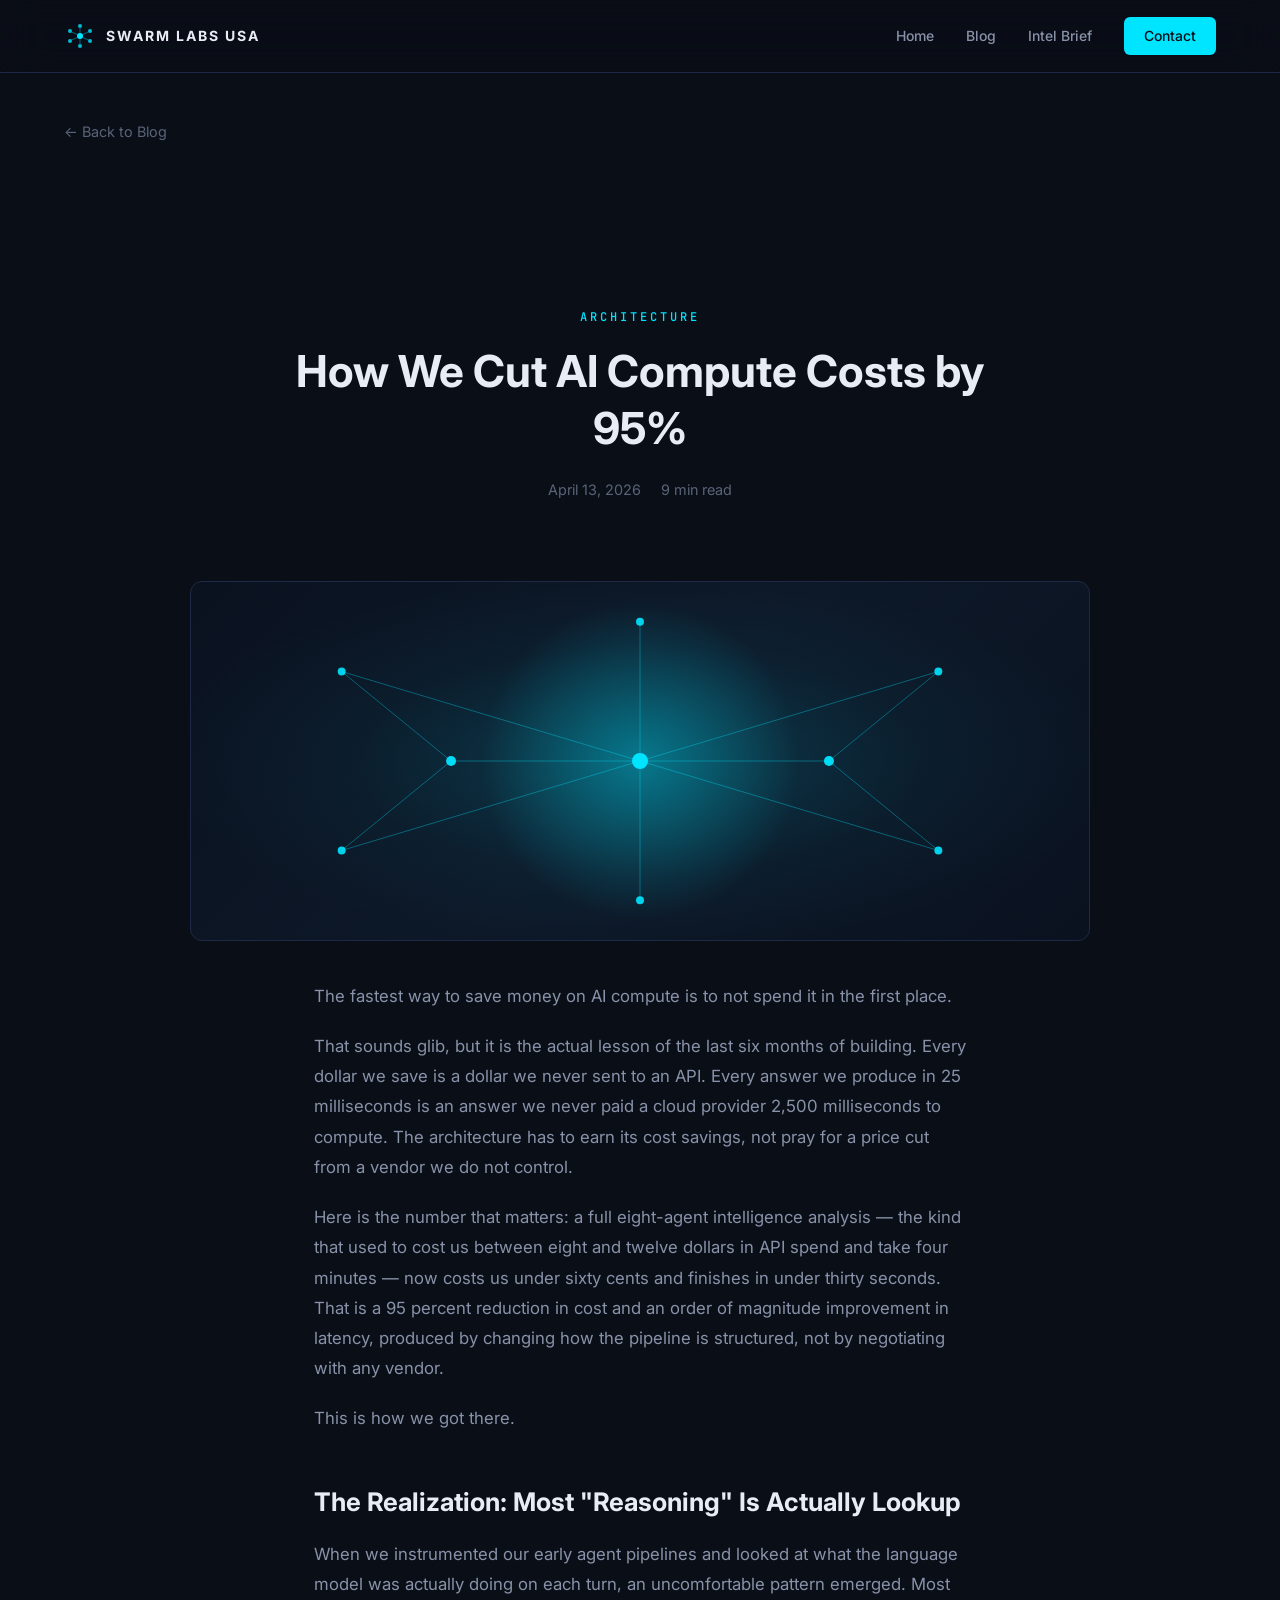
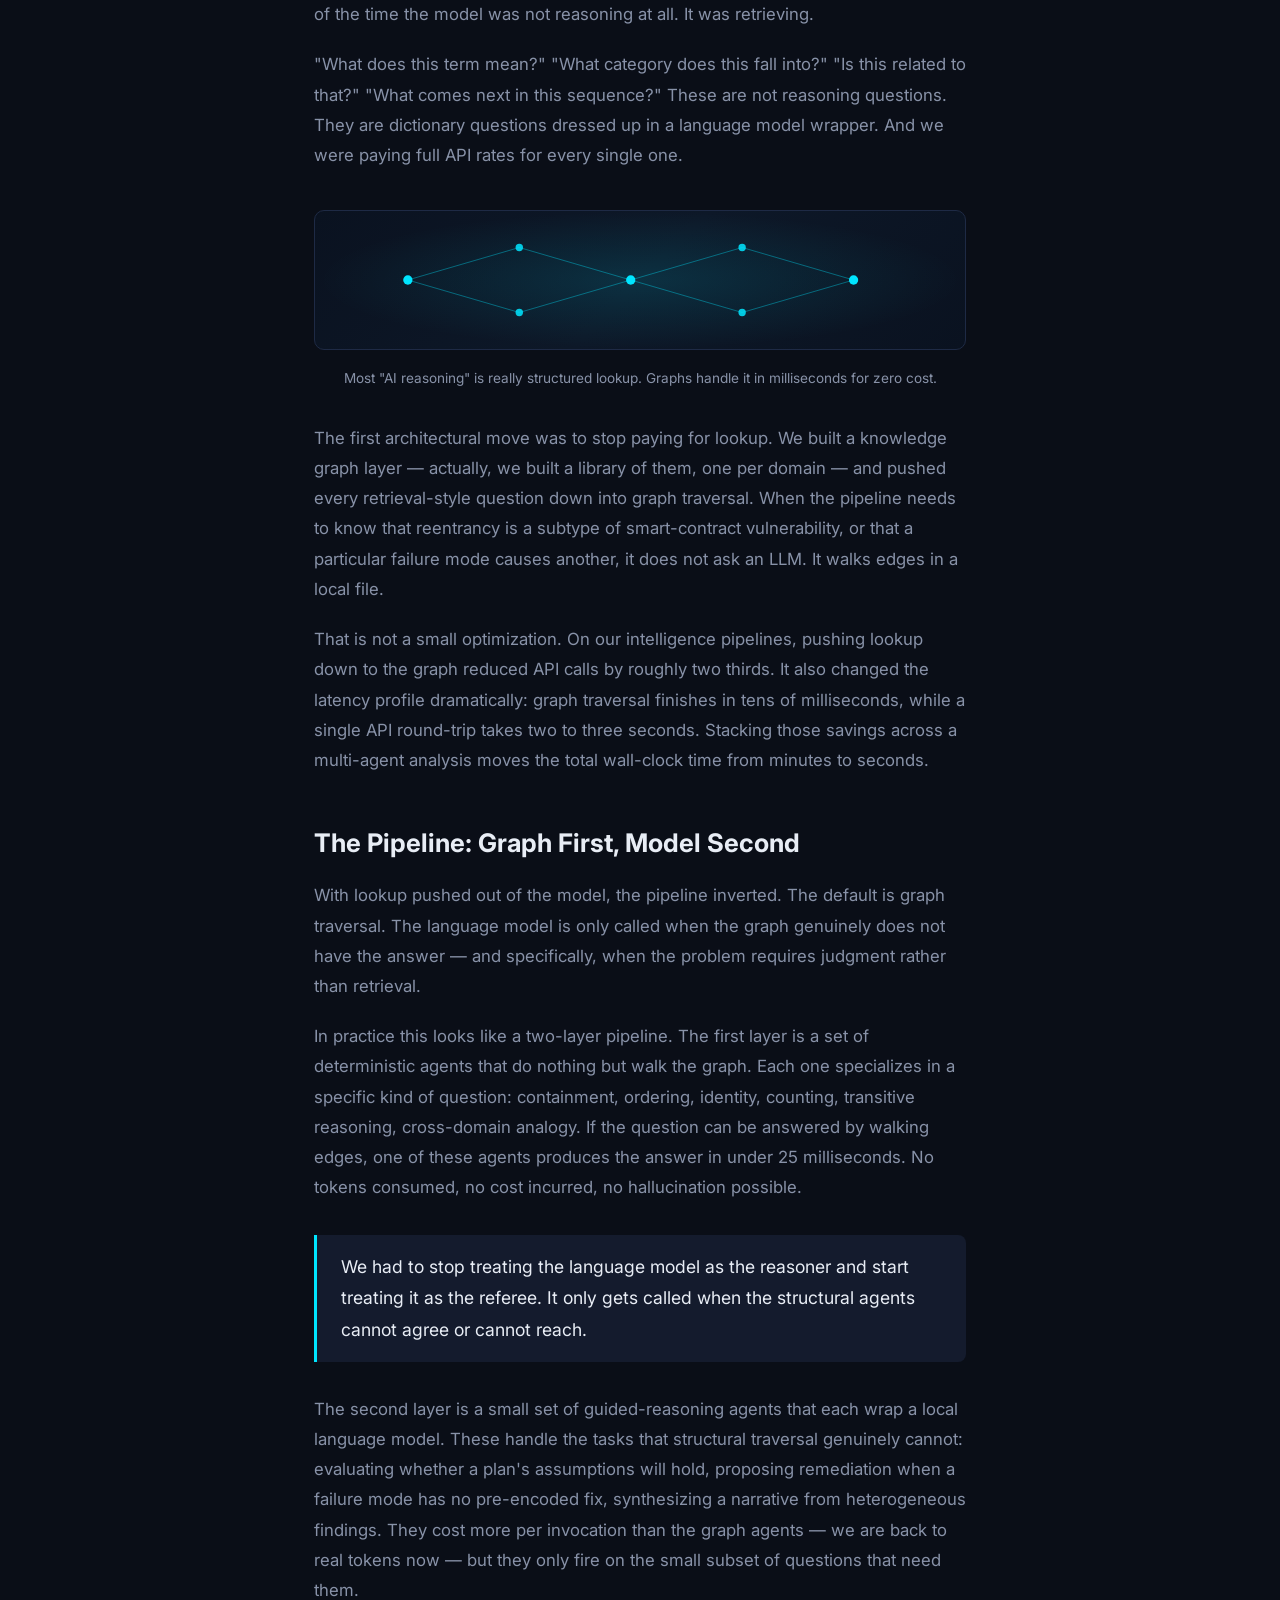
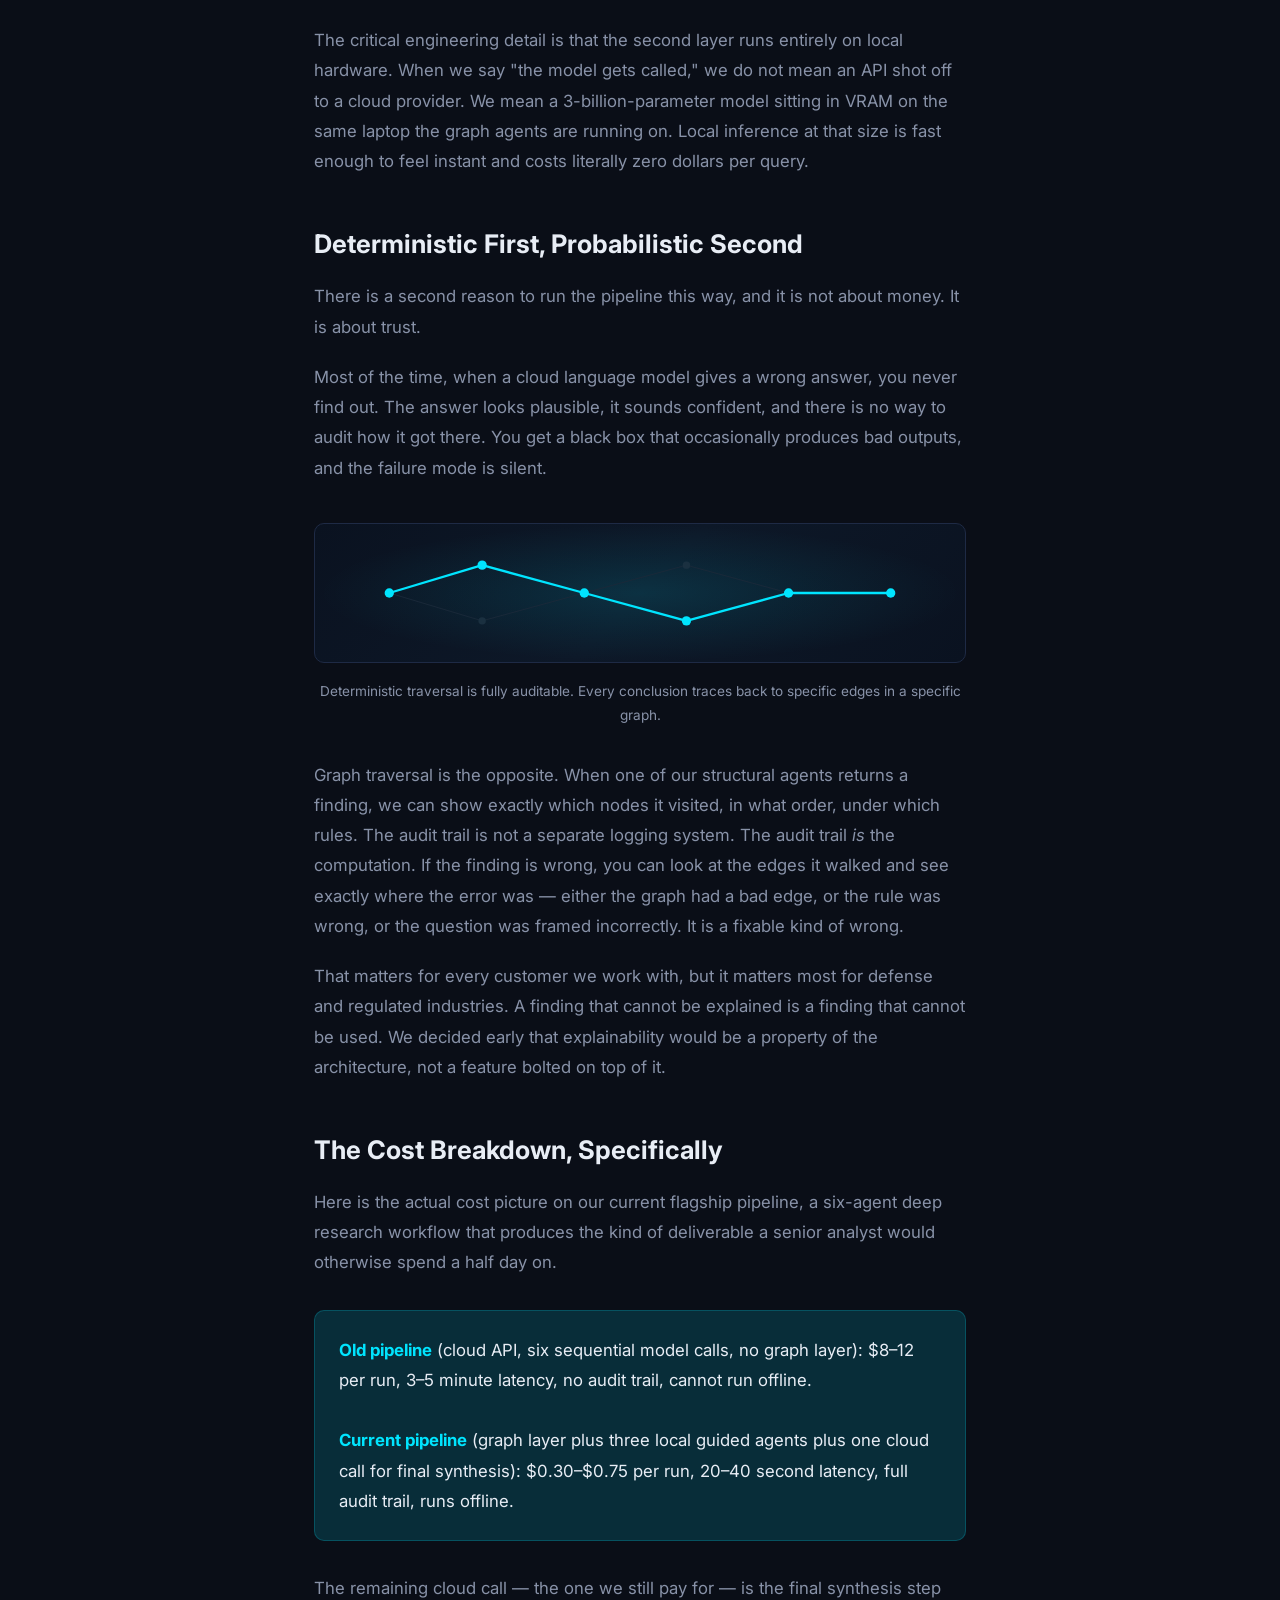
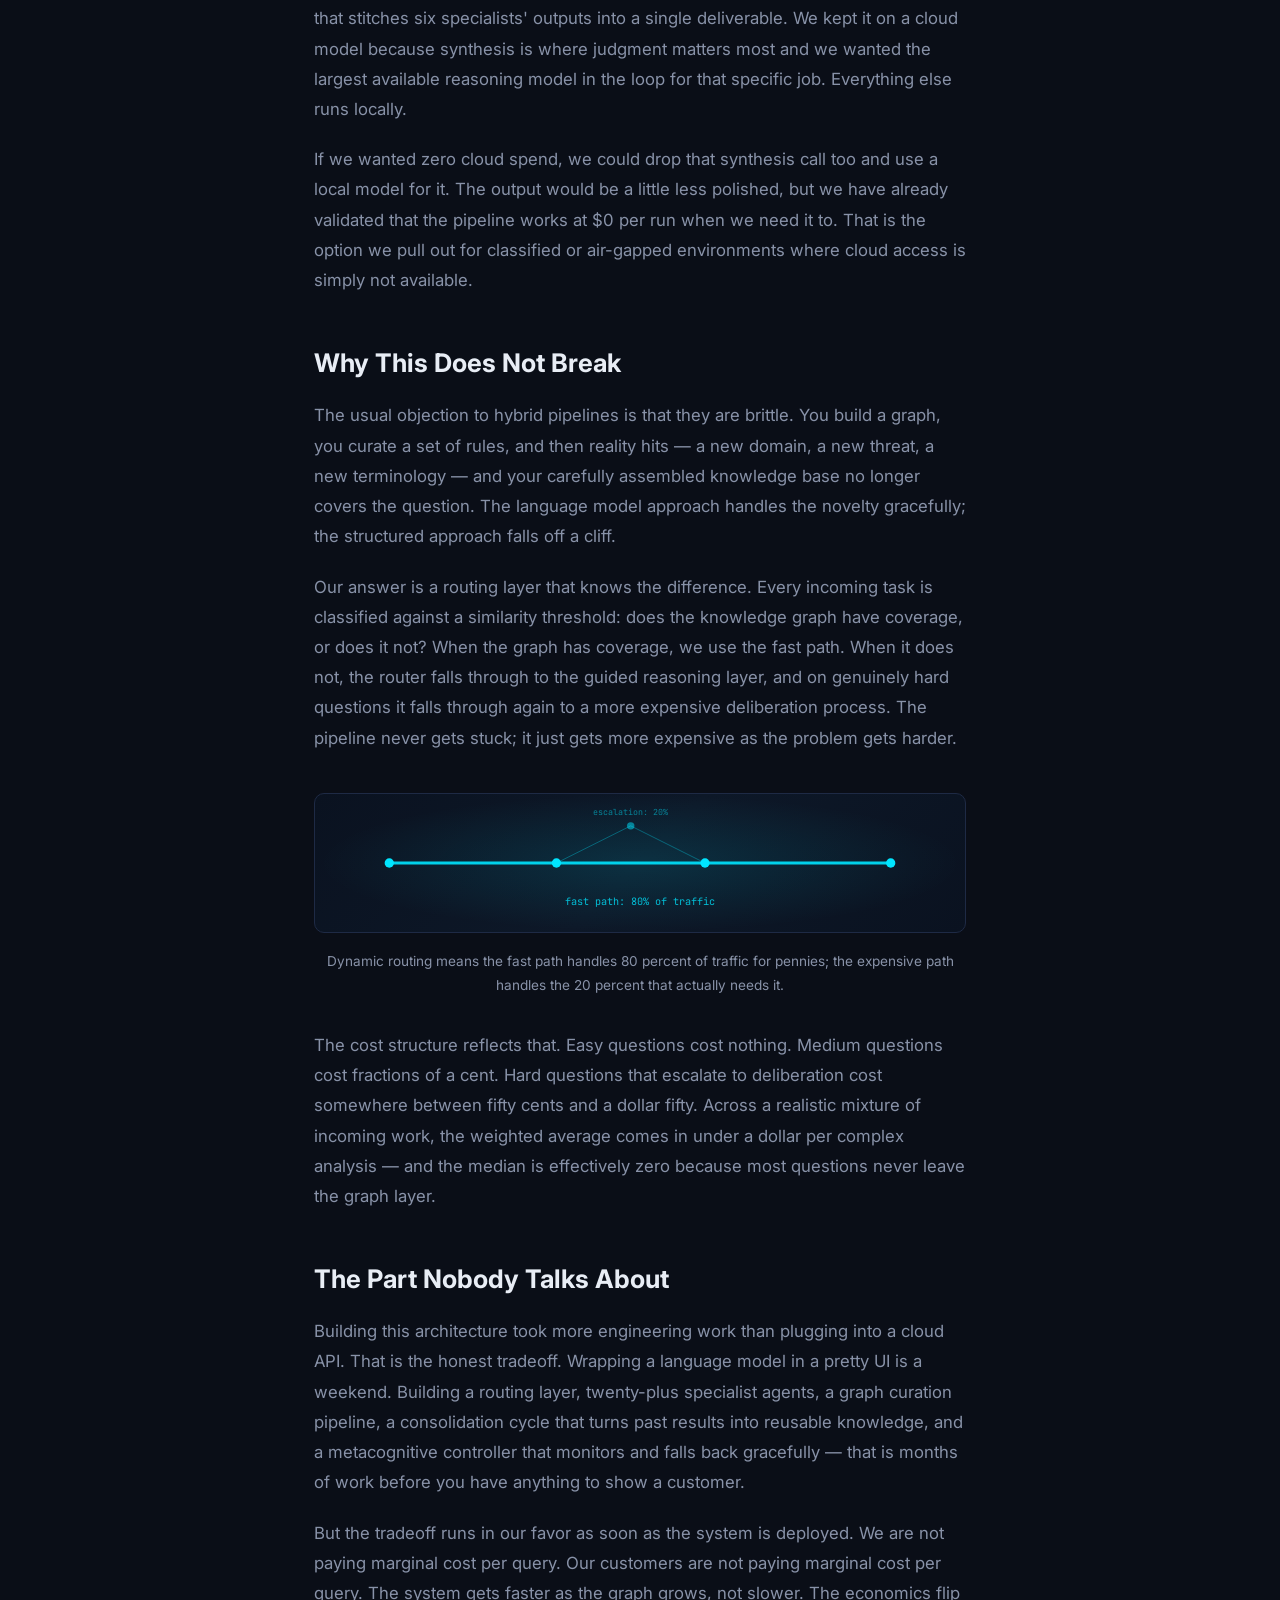
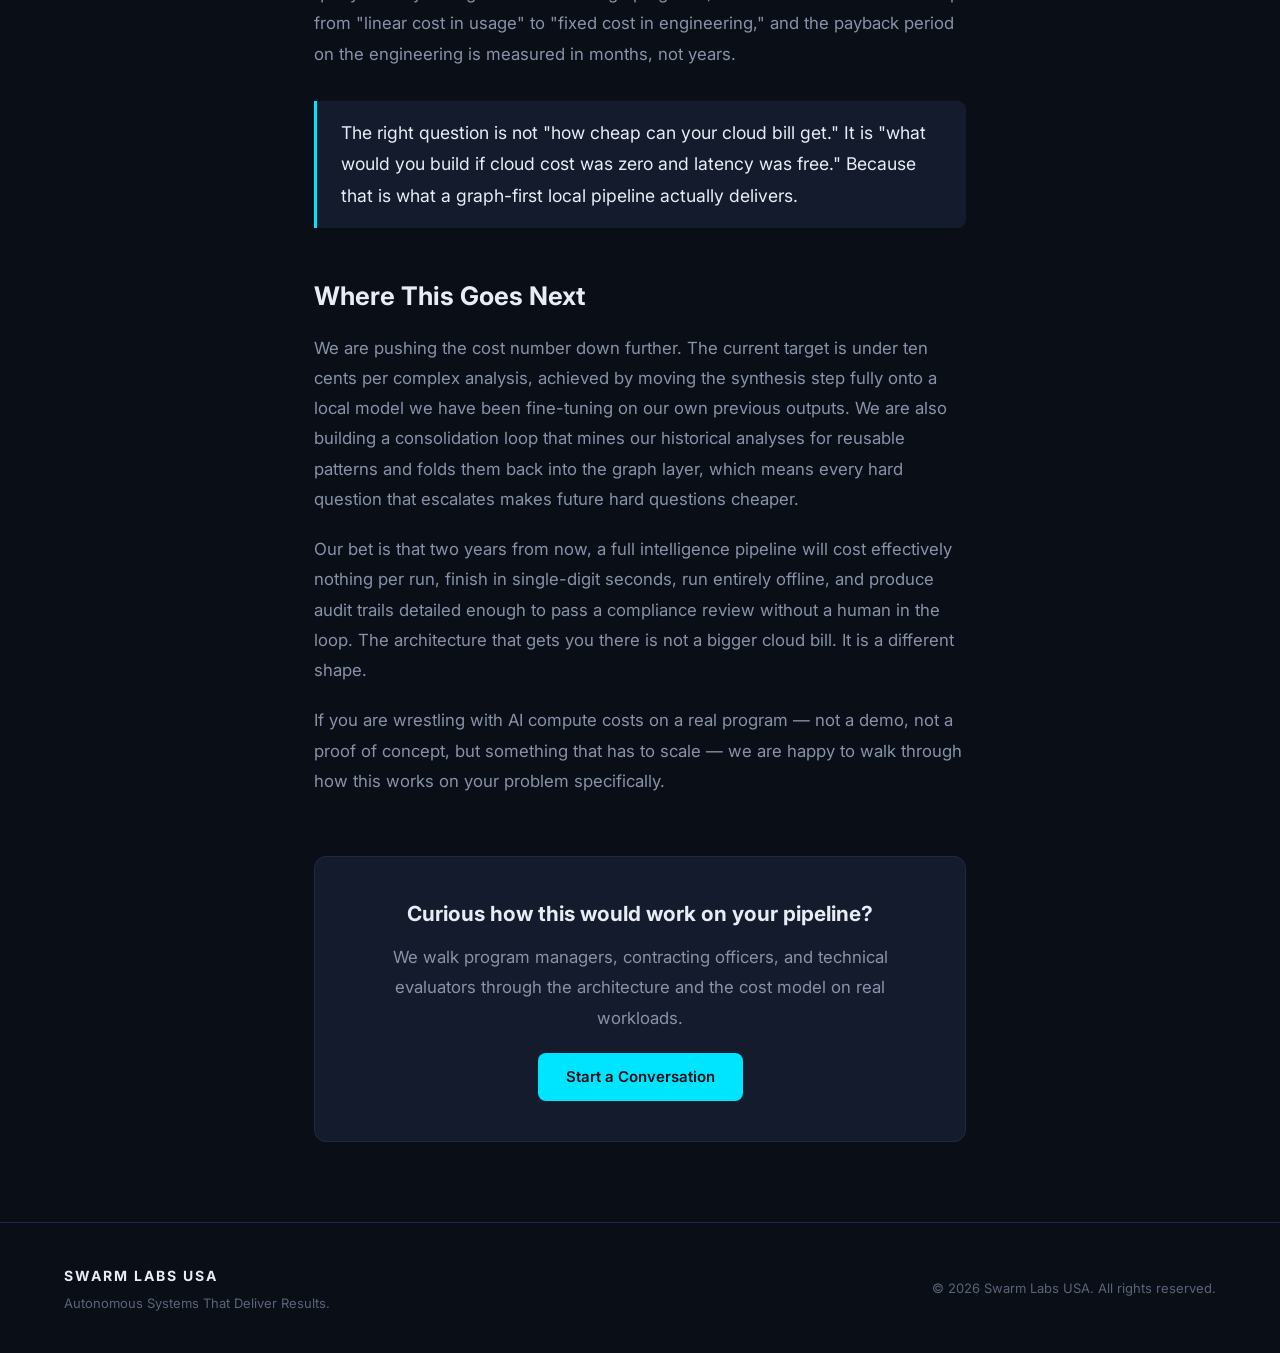
<file: blog/how-we-cut-ai-compute-costs-95-percent.html>
<!DOCTYPE html>
<html lang="en">
<head>
    <meta charset="UTF-8">
    <meta name="viewport" content="width=device-width, initial-scale=1.0">
    <title>How We Cut AI Compute Costs by 95% — Swarm Labs USA</title>
    <meta name="description" content="The hybrid pipeline: graph-deterministic agents for speed, guided reasoning for depth, zero API calls, under 30 seconds. Here is how we cut AI compute costs by 95% without sacrificing quality.">
    <meta name="robots" content="index, follow">
    <link rel="canonical" href="https://swarmlabsusa.com/blog/how-we-cut-ai-compute-costs-95-percent.html">

    <meta property="og:type" content="article">
    <meta property="og:title" content="How We Cut AI Compute Costs by 95%">
    <meta property="og:description" content="A hybrid pipeline of graph-deterministic agents and local guided reasoning. No cloud APIs. Under 30 seconds. Under one dollar per complex analysis.">
    <meta property="og:url" content="https://swarmlabsusa.com/blog/how-we-cut-ai-compute-costs-95-percent.html">
    <meta property="og:image" content="https://swarmlabsusa.com/og/compute-costs.svg">
    <meta property="article:published_time" content="2026-04-13">
    <meta property="article:author" content="Swarm Labs USA">

    <script type="application/ld+json">
    {
        "@context": "https://schema.org",
        "@type": "BlogPosting",
        "headline": "How We Cut AI Compute Costs by 95%",
        "description": "A hybrid pipeline of graph-deterministic agents and local guided reasoning, zero cloud APIs, under 30 seconds per analysis.",
        "datePublished": "2026-04-13",
        "author": {"@type": "Organization", "name": "Swarm Labs USA"},
        "publisher": {"@type": "Organization", "name": "Swarm Labs USA"},
        "url": "https://swarmlabsusa.com/blog/how-we-cut-ai-compute-costs-95-percent.html",
        "image": "https://swarmlabsusa.com/og/compute-costs.svg",
        "keywords": ["local AI", "edge compute", "knowledge graph", "guided reasoning", "compute costs", "defense AI"]
    }
    </script>

    <link rel="preconnect" href="https://fonts.googleapis.com">
    <link rel="preconnect" href="https://fonts.gstatic.com" crossorigin>
    <link href="https://fonts.googleapis.com/css2?family=Inter:wght@300;400;500;600;700&family=JetBrains+Mono:wght@400;500&display=swap" rel="stylesheet">
    <link rel="stylesheet" href="../styles.css">
    <link rel="stylesheet" href="../blog.css">
    <link rel="icon" type="image/svg+xml" href="../favicon.svg">
</head>
<body>
    <nav class="nav">
        <div class="nav-container">
            <a href="/" class="nav-logo">
                <svg class="logo-icon" viewBox="0 0 32 32" fill="none" xmlns="http://www.w3.org/2000/svg">
                    <circle cx="16" cy="16" r="3" fill="#00e5ff"/>
                    <circle cx="16" cy="6" r="2" fill="#00e5ff" opacity="0.8"/>
                    <circle cx="16" cy="26" r="2" fill="#00e5ff" opacity="0.8"/>
                    <circle cx="6" cy="11" r="2" fill="#00e5ff" opacity="0.8"/>
                    <circle cx="26" cy="11" r="2" fill="#00e5ff" opacity="0.8"/>
                    <circle cx="6" cy="21" r="2" fill="#00e5ff" opacity="0.8"/>
                    <circle cx="26" cy="21" r="2" fill="#00e5ff" opacity="0.8"/>
                    <line x1="16" y1="13" x2="16" y2="8" stroke="#00e5ff" stroke-width="0.8" opacity="0.5"/>
                    <line x1="16" y1="19" x2="16" y2="24" stroke="#00e5ff" stroke-width="0.8" opacity="0.5"/>
                    <line x1="13.5" y1="14.5" x2="7.5" y2="12" stroke="#00e5ff" stroke-width="0.8" opacity="0.5"/>
                    <line x1="18.5" y1="14.5" x2="24.5" y2="12" stroke="#00e5ff" stroke-width="0.8" opacity="0.5"/>
                    <line x1="13.5" y1="17.5" x2="7.5" y2="20" stroke="#00e5ff" stroke-width="0.8" opacity="0.5"/>
                    <line x1="18.5" y1="17.5" x2="24.5" y2="20" stroke="#00e5ff" stroke-width="0.8" opacity="0.5"/>
                </svg>
                <span>SWARM LABS USA</span>
            </a>
            <div class="nav-links">
                <a href="/">Home</a>
                <a href="/blog.html">Blog</a>
                <a href="/news.html">Intel Brief</a>
                <a href="/#contact" class="nav-cta">Contact</a>
            </div>
        </div>
    </nav>

    <div class="container">
        <a href="/blog.html" class="article-back">&larr; Back to Blog</a>
    </div>

    <header class="article-header">
        <span class="section-tag">ARCHITECTURE</span>
        <h1>How We Cut AI Compute Costs by 95%</h1>
        <div class="article-meta">
            <span>April 13, 2026</span>
            <span>9 min read</span>
        </div>
    </header>

    <div class="svg-hero" role="img" aria-label="Abstract swarm network: a central hub connected to many specialized nodes">
        <svg viewBox="0 0 900 360" xmlns="http://www.w3.org/2000/svg">
            <defs>
                <radialGradient id="heroGlow" cx="50%" cy="50%" r="50%">
                    <stop offset="0%" stop-color="#00e5ff" stop-opacity="0.35"/>
                    <stop offset="100%" stop-color="#00e5ff" stop-opacity="0"/>
                </radialGradient>
            </defs>
            <circle cx="450" cy="180" r="160" fill="url(#heroGlow)"/>
            <g stroke="#00e5ff" stroke-width="1" opacity="0.35">
                <line x1="450" y1="180" x2="150" y2="90"/>
                <line x1="450" y1="180" x2="150" y2="270"/>
                <line x1="450" y1="180" x2="750" y2="90"/>
                <line x1="450" y1="180" x2="750" y2="270"/>
                <line x1="450" y1="180" x2="450" y2="40"/>
                <line x1="450" y1="180" x2="450" y2="320"/>
                <line x1="450" y1="180" x2="260" y2="180"/>
                <line x1="450" y1="180" x2="640" y2="180"/>
                <line x1="150" y1="90" x2="260" y2="180"/>
                <line x1="750" y1="90" x2="640" y2="180"/>
                <line x1="150" y1="270" x2="260" y2="180"/>
                <line x1="750" y1="270" x2="640" y2="180"/>
            </g>
            <circle cx="450" cy="180" r="8" fill="#00e5ff"/>
            <g fill="#00e5ff">
                <circle cx="150" cy="90" r="4" opacity="0.9"/>
                <circle cx="150" cy="270" r="4" opacity="0.9"/>
                <circle cx="750" cy="90" r="4" opacity="0.9"/>
                <circle cx="750" cy="270" r="4" opacity="0.9"/>
                <circle cx="450" cy="40" r="4" opacity="0.9"/>
                <circle cx="450" cy="320" r="4" opacity="0.9"/>
                <circle cx="260" cy="180" r="5" opacity="0.95"/>
                <circle cx="640" cy="180" r="5" opacity="0.95"/>
            </g>
        </svg>
    </div>

    <article class="article-body">

        <p>The fastest way to save money on AI compute is to not spend it in the first place.</p>

        <p>That sounds glib, but it is the actual lesson of the last six months of building. Every dollar we save is a dollar we never sent to an API. Every answer we produce in 25 milliseconds is an answer we never paid a cloud provider 2,500 milliseconds to compute. The architecture has to earn its cost savings, not pray for a price cut from a vendor we do not control.</p>

        <p>Here is the number that matters: a full eight-agent intelligence analysis — the kind that used to cost us between eight and twelve dollars in API spend and take four minutes — now costs us under sixty cents and finishes in under thirty seconds. That is a 95 percent reduction in cost and an order of magnitude improvement in latency, produced by changing how the pipeline is structured, not by negotiating with any vendor.</p>

        <p>This is how we got there.</p>

        <h2>The Realization: Most &quot;Reasoning&quot; Is Actually Lookup</h2>

        <p>When we instrumented our early agent pipelines and looked at what the language model was actually doing on each turn, an uncomfortable pattern emerged. Most of the time the model was not reasoning at all. It was retrieving.</p>

        <p>&quot;What does this term mean?&quot; &quot;What category does this fall into?&quot; &quot;Is this related to that?&quot; &quot;What comes next in this sequence?&quot; These are not reasoning questions. They are dictionary questions dressed up in a language model wrapper. And we were paying full API rates for every single one.</p>

        <div class="svg-divider" role="img" aria-label="Graph traversal visual: edges connecting nodes">
            <svg viewBox="0 0 700 140" xmlns="http://www.w3.org/2000/svg">
                <g stroke="#00e5ff" stroke-width="1" opacity="0.4">
                    <line x1="100" y1="70" x2="220" y2="35"/>
                    <line x1="100" y1="70" x2="220" y2="105"/>
                    <line x1="220" y1="35" x2="340" y2="70"/>
                    <line x1="220" y1="105" x2="340" y2="70"/>
                    <line x1="340" y1="70" x2="460" y2="35"/>
                    <line x1="340" y1="70" x2="460" y2="105"/>
                    <line x1="460" y1="35" x2="580" y2="70"/>
                    <line x1="460" y1="105" x2="580" y2="70"/>
                </g>
                <g fill="#00e5ff">
                    <circle cx="100" cy="70" r="5"/>
                    <circle cx="220" cy="35" r="4" opacity="0.85"/>
                    <circle cx="220" cy="105" r="4" opacity="0.85"/>
                    <circle cx="340" cy="70" r="5"/>
                    <circle cx="460" cy="35" r="4" opacity="0.85"/>
                    <circle cx="460" cy="105" r="4" opacity="0.85"/>
                    <circle cx="580" cy="70" r="5"/>
                </g>
            </svg>
        </div>
        <p class="svg-caption" style="text-align:center; color:var(--text-secondary); font-size:0.85rem; margin-top:-24px; margin-bottom:32px;">Most &quot;AI reasoning&quot; is really structured lookup. Graphs handle it in milliseconds for zero cost.</p>

        <p>The first architectural move was to stop paying for lookup. We built a knowledge graph layer — actually, we built a library of them, one per domain — and pushed every retrieval-style question down into graph traversal. When the pipeline needs to know that reentrancy is a subtype of smart-contract vulnerability, or that a particular failure mode causes another, it does not ask an LLM. It walks edges in a local file.</p>

        <p>That is not a small optimization. On our intelligence pipelines, pushing lookup down to the graph reduced API calls by roughly two thirds. It also changed the latency profile dramatically: graph traversal finishes in tens of milliseconds, while a single API round-trip takes two to three seconds. Stacking those savings across a multi-agent analysis moves the total wall-clock time from minutes to seconds.</p>

        <h2>The Pipeline: Graph First, Model Second</h2>

        <p>With lookup pushed out of the model, the pipeline inverted. The default is graph traversal. The language model is only called when the graph genuinely does not have the answer — and specifically, when the problem requires judgment rather than retrieval.</p>

        <p>In practice this looks like a two-layer pipeline. The first layer is a set of deterministic agents that do nothing but walk the graph. Each one specializes in a specific kind of question: containment, ordering, identity, counting, transitive reasoning, cross-domain analogy. If the question can be answered by walking edges, one of these agents produces the answer in under 25 milliseconds. No tokens consumed, no cost incurred, no hallucination possible.</p>

        <blockquote>
            <p>We had to stop treating the language model as the reasoner and start treating it as the referee. It only gets called when the structural agents cannot agree or cannot reach.</p>
        </blockquote>

        <p>The second layer is a small set of guided-reasoning agents that each wrap a local language model. These handle the tasks that structural traversal genuinely cannot: evaluating whether a plan&apos;s assumptions will hold, proposing remediation when a failure mode has no pre-encoded fix, synthesizing a narrative from heterogeneous findings. They cost more per invocation than the graph agents — we are back to real tokens now — but they only fire on the small subset of questions that need them.</p>

        <p>The critical engineering detail is that the second layer runs entirely on local hardware. When we say &quot;the model gets called,&quot; we do not mean an API shot off to a cloud provider. We mean a 3-billion-parameter model sitting in VRAM on the same laptop the graph agents are running on. Local inference at that size is fast enough to feel instant and costs literally zero dollars per query.</p>

        <h2>Deterministic First, Probabilistic Second</h2>

        <p>There is a second reason to run the pipeline this way, and it is not about money. It is about trust.</p>

        <p>Most of the time, when a cloud language model gives a wrong answer, you never find out. The answer looks plausible, it sounds confident, and there is no way to audit how it got there. You get a black box that occasionally produces bad outputs, and the failure mode is silent.</p>

        <div class="svg-divider" role="img" aria-label="Audit trail visual: a highlighted traversal path through a network">
            <svg viewBox="0 0 700 140" xmlns="http://www.w3.org/2000/svg">
                <g stroke="#1a2a3a" stroke-width="1" fill="none">
                    <line x1="80" y1="70" x2="180" y2="40"/>
                    <line x1="80" y1="70" x2="180" y2="100"/>
                    <line x1="180" y1="40" x2="290" y2="70"/>
                    <line x1="180" y1="100" x2="290" y2="70"/>
                    <line x1="290" y1="70" x2="400" y2="40"/>
                    <line x1="290" y1="70" x2="400" y2="100"/>
                    <line x1="400" y1="40" x2="510" y2="70"/>
                    <line x1="400" y1="100" x2="510" y2="70"/>
                    <line x1="510" y1="70" x2="620" y2="70"/>
                </g>
                <g stroke="#00e5ff" stroke-width="2.5" fill="none">
                    <line x1="80" y1="70" x2="180" y2="40"/>
                    <line x1="180" y1="40" x2="290" y2="70"/>
                    <line x1="290" y1="70" x2="400" y2="100"/>
                    <line x1="400" y1="100" x2="510" y2="70"/>
                    <line x1="510" y1="70" x2="620" y2="70"/>
                </g>
                <g fill="#00e5ff">
                    <circle cx="80" cy="70" r="5"/>
                    <circle cx="180" cy="40" r="5"/>
                    <circle cx="290" cy="70" r="5"/>
                    <circle cx="400" cy="100" r="5"/>
                    <circle cx="510" cy="70" r="5"/>
                    <circle cx="620" cy="70" r="5"/>
                </g>
                <g fill="#1a3040">
                    <circle cx="180" cy="100" r="4"/>
                    <circle cx="400" cy="40" r="4"/>
                </g>
            </svg>
        </div>
        <p class="svg-caption" style="text-align:center; color:var(--text-secondary); font-size:0.85rem; margin-top:-24px; margin-bottom:32px;">Deterministic traversal is fully auditable. Every conclusion traces back to specific edges in a specific graph.</p>

        <p>Graph traversal is the opposite. When one of our structural agents returns a finding, we can show exactly which nodes it visited, in what order, under which rules. The audit trail is not a separate logging system. The audit trail <em>is</em> the computation. If the finding is wrong, you can look at the edges it walked and see exactly where the error was — either the graph had a bad edge, or the rule was wrong, or the question was framed incorrectly. It is a fixable kind of wrong.</p>

        <p>That matters for every customer we work with, but it matters most for defense and regulated industries. A finding that cannot be explained is a finding that cannot be used. We decided early that explainability would be a property of the architecture, not a feature bolted on top of it.</p>

        <h2>The Cost Breakdown, Specifically</h2>

        <p>Here is the actual cost picture on our current flagship pipeline, a six-agent deep research workflow that produces the kind of deliverable a senior analyst would otherwise spend a half day on.</p>

        <div class="callout">
            <p><strong>Old pipeline</strong> (cloud API, six sequential model calls, no graph layer): $8–12 per run, 3–5 minute latency, no audit trail, cannot run offline.<br><br>
            <strong>Current pipeline</strong> (graph layer plus three local guided agents plus one cloud call for final synthesis): $0.30–$0.75 per run, 20–40 second latency, full audit trail, runs offline.</p>
        </div>

        <p>The remaining cloud call — the one we still pay for — is the final synthesis step that stitches six specialists&apos; outputs into a single deliverable. We kept it on a cloud model because synthesis is where judgment matters most and we wanted the largest available reasoning model in the loop for that specific job. Everything else runs locally.</p>

        <p>If we wanted zero cloud spend, we could drop that synthesis call too and use a local model for it. The output would be a little less polished, but we have already validated that the pipeline works at $0 per run when we need it to. That is the option we pull out for classified or air-gapped environments where cloud access is simply not available.</p>

        <h2>Why This Does Not Break</h2>

        <p>The usual objection to hybrid pipelines is that they are brittle. You build a graph, you curate a set of rules, and then reality hits — a new domain, a new threat, a new terminology — and your carefully assembled knowledge base no longer covers the question. The language model approach handles the novelty gracefully; the structured approach falls off a cliff.</p>

        <p>Our answer is a routing layer that knows the difference. Every incoming task is classified against a similarity threshold: does the knowledge graph have coverage, or does it not? When the graph has coverage, we use the fast path. When it does not, the router falls through to the guided reasoning layer, and on genuinely hard questions it falls through again to a more expensive deliberation process. The pipeline never gets stuck; it just gets more expensive as the problem gets harder.</p>

        <div class="svg-divider" role="img" aria-label="Routing visual: one dominant fast path with a smaller expensive branch">
            <svg viewBox="0 0 700 140" xmlns="http://www.w3.org/2000/svg">
                <g stroke="#00e5ff" stroke-width="3" opacity="0.9" fill="none">
                    <path d="M 80 70 L 260 70 L 420 70 L 620 70"/>
                </g>
                <g stroke="#00e5ff" stroke-width="1" opacity="0.35" fill="none">
                    <path d="M 260 70 L 340 30 L 420 70"/>
                </g>
                <g fill="#00e5ff">
                    <circle cx="80" cy="70" r="5"/>
                    <circle cx="260" cy="70" r="5"/>
                    <circle cx="420" cy="70" r="5"/>
                    <circle cx="620" cy="70" r="5"/>
                </g>
                <g fill="#00e5ff" opacity="0.5">
                    <circle cx="340" cy="30" r="4"/>
                </g>
                <text x="350" y="115" fill="#00e5ff" opacity="0.8" font-family="'JetBrains Mono', monospace" font-size="11" text-anchor="middle">fast path: 80% of traffic</text>
                <text x="340" y="18" fill="#00e5ff" opacity="0.5" font-family="'JetBrains Mono', monospace" font-size="9" text-anchor="middle">escalation: 20%</text>
            </svg>
        </div>
        <p class="svg-caption" style="text-align:center; color:var(--text-secondary); font-size:0.85rem; margin-top:-24px; margin-bottom:32px;">Dynamic routing means the fast path handles 80 percent of traffic for pennies; the expensive path handles the 20 percent that actually needs it.</p>

        <p>The cost structure reflects that. Easy questions cost nothing. Medium questions cost fractions of a cent. Hard questions that escalate to deliberation cost somewhere between fifty cents and a dollar fifty. Across a realistic mixture of incoming work, the weighted average comes in under a dollar per complex analysis — and the median is effectively zero because most questions never leave the graph layer.</p>

        <h2>The Part Nobody Talks About</h2>

        <p>Building this architecture took more engineering work than plugging into a cloud API. That is the honest tradeoff. Wrapping a language model in a pretty UI is a weekend. Building a routing layer, twenty-plus specialist agents, a graph curation pipeline, a consolidation cycle that turns past results into reusable knowledge, and a metacognitive controller that monitors and falls back gracefully — that is months of work before you have anything to show a customer.</p>

        <p>But the tradeoff runs in our favor as soon as the system is deployed. We are not paying marginal cost per query. Our customers are not paying marginal cost per query. The system gets faster as the graph grows, not slower. The economics flip from &quot;linear cost in usage&quot; to &quot;fixed cost in engineering,&quot; and the payback period on the engineering is measured in months, not years.</p>

        <blockquote>
            <p>The right question is not &quot;how cheap can your cloud bill get.&quot; It is &quot;what would you build if cloud cost was zero and latency was free.&quot; Because that is what a graph-first local pipeline actually delivers.</p>
        </blockquote>

        <h2>Where This Goes Next</h2>

        <p>We are pushing the cost number down further. The current target is under ten cents per complex analysis, achieved by moving the synthesis step fully onto a local model we have been fine-tuning on our own previous outputs. We are also building a consolidation loop that mines our historical analyses for reusable patterns and folds them back into the graph layer, which means every hard question that escalates makes future hard questions cheaper.</p>

        <p>Our bet is that two years from now, a full intelligence pipeline will cost effectively nothing per run, finish in single-digit seconds, run entirely offline, and produce audit trails detailed enough to pass a compliance review without a human in the loop. The architecture that gets you there is not a bigger cloud bill. It is a different shape.</p>

        <p>If you are wrestling with AI compute costs on a real program — not a demo, not a proof of concept, but something that has to scale — we are happy to walk through how this works on your problem specifically.</p>

        <div class="article-cta">
            <h3>Curious how this would work on your pipeline?</h3>
            <p>We walk program managers, contracting officers, and technical evaluators through the architecture and the cost model on real workloads.</p>
            <a href="/#contact" class="btn btn-primary">Start a Conversation</a>
        </div>

    </article>

    <footer class="footer">
        <div class="container">
            <div class="footer-content">
                <div class="footer-brand">
                    <span class="footer-logo">SWARM LABS USA</span>
                    <p>Autonomous Systems That Deliver Results.</p>
                </div>
                <div class="footer-legal">
                    <p>&copy; 2026 Swarm Labs USA. All rights reserved.</p>
                </div>
            </div>
        </div>
    </footer>
</body>
</html>
</file>
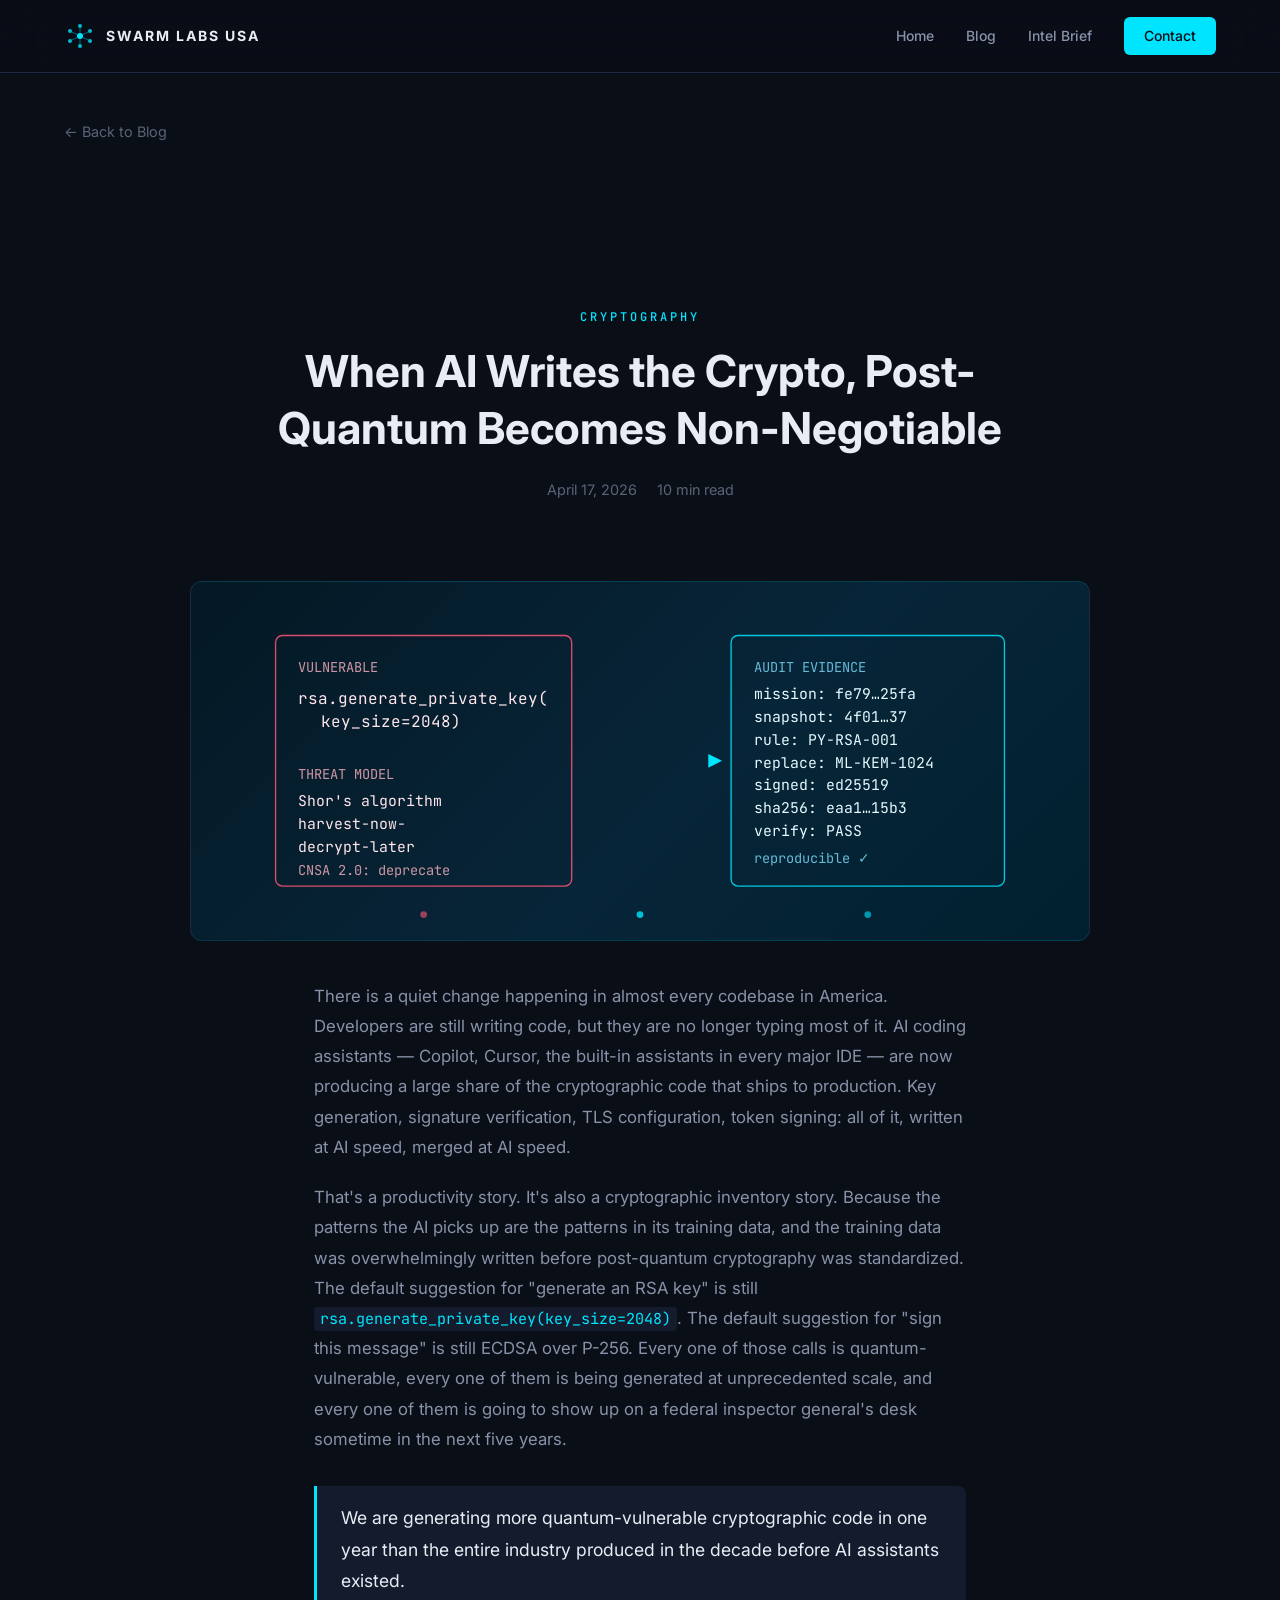
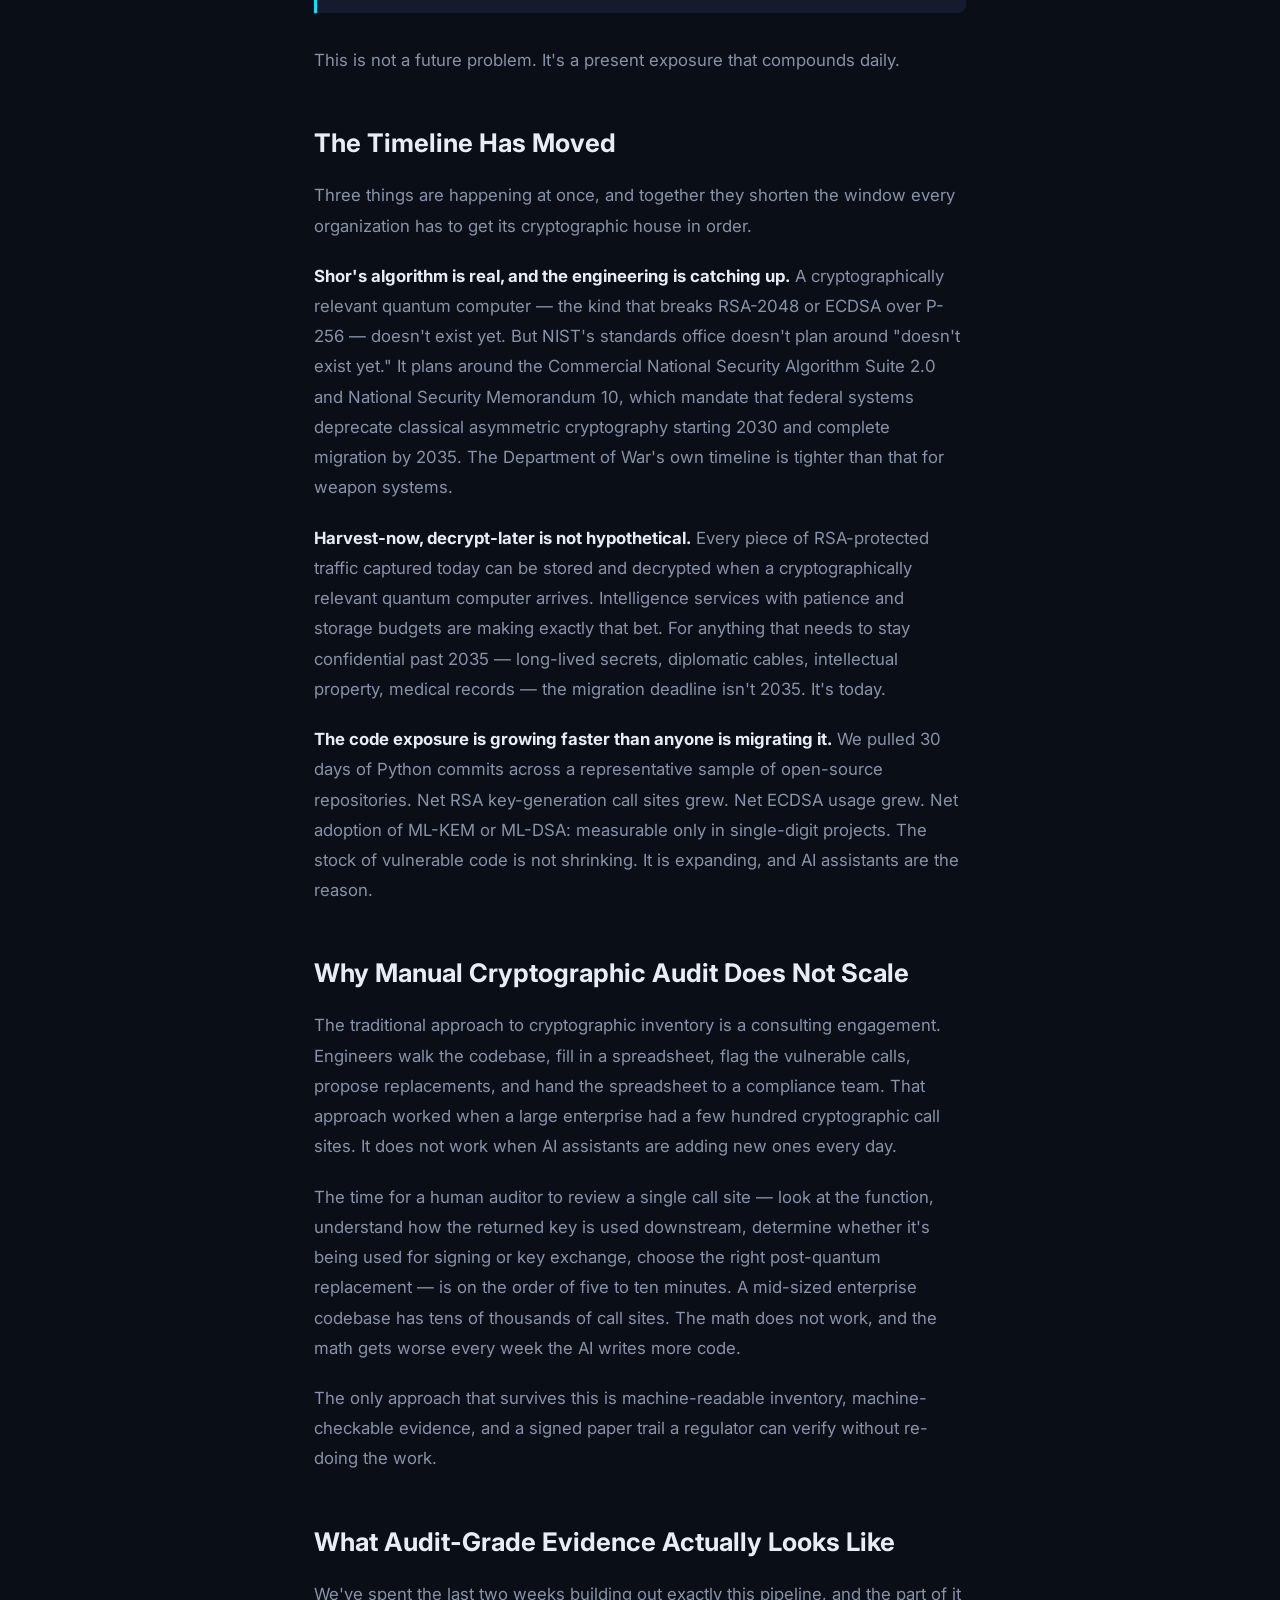
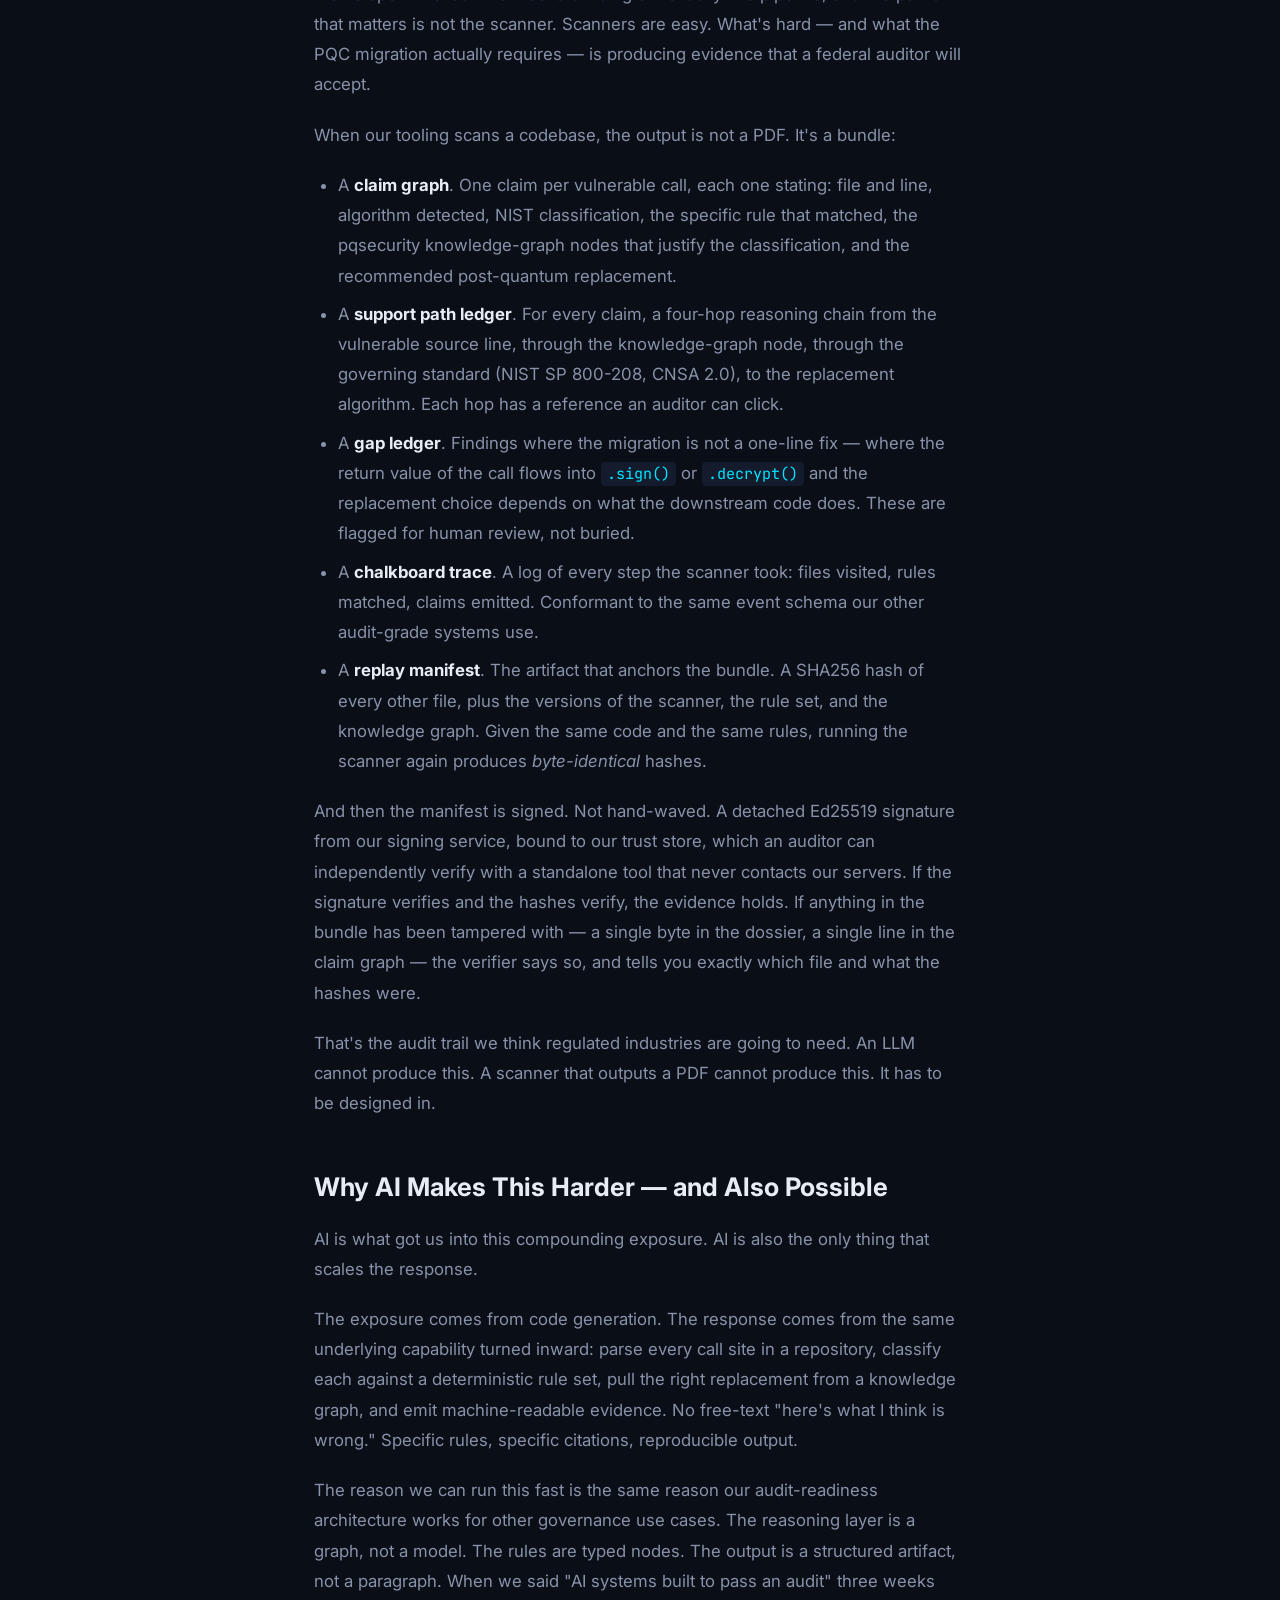
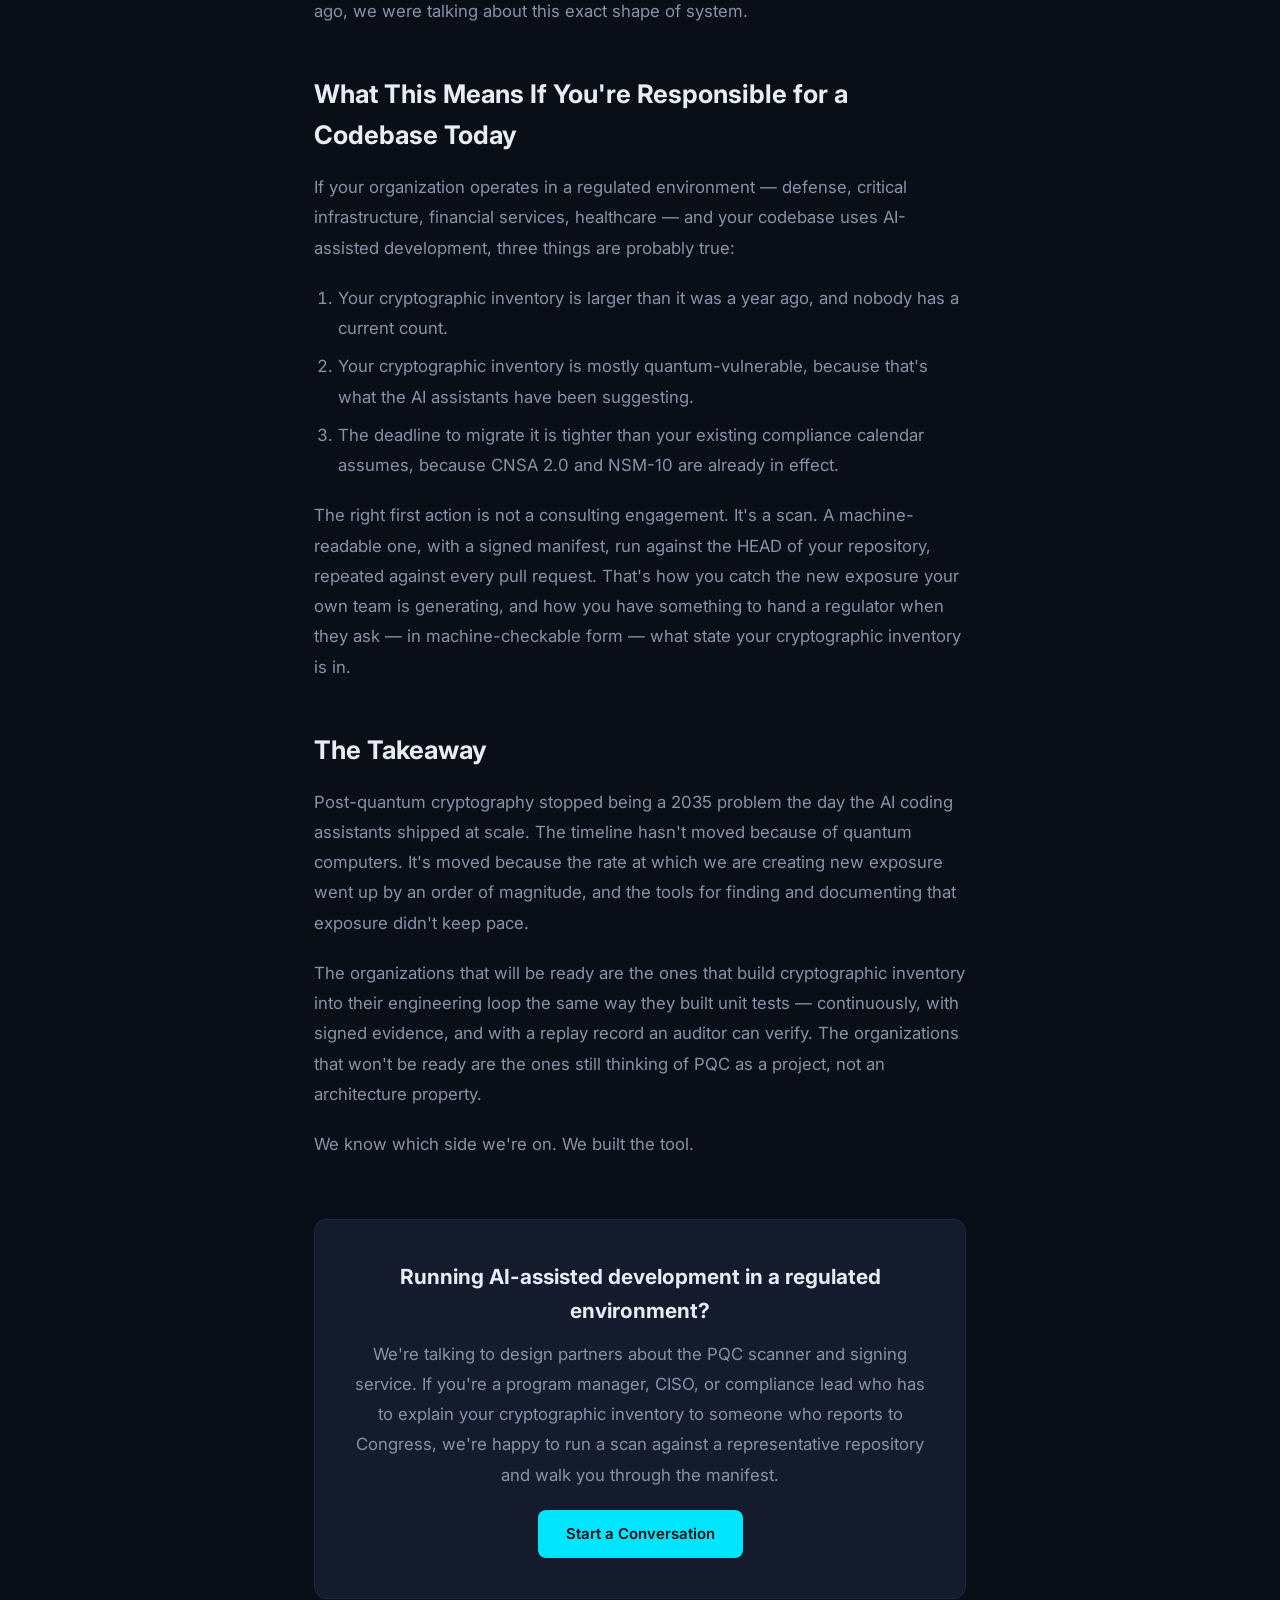
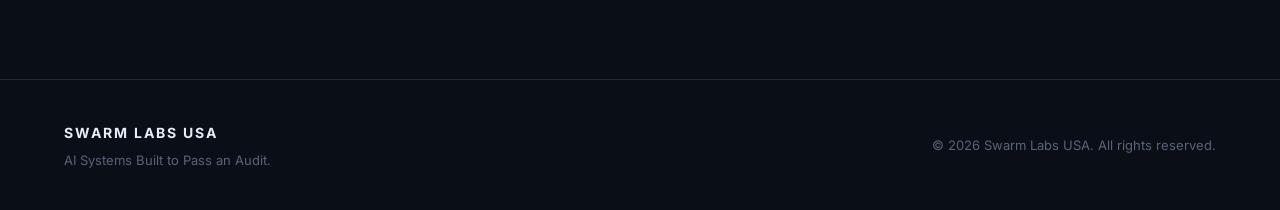
<file: blog/post-quantum-when-ai-writes-the-crypto.html>
<!DOCTYPE html>
<html lang="en">
<head>
    <meta charset="UTF-8">
    <meta name="viewport" content="width=device-width, initial-scale=1.0">
    <title>When AI Writes the Crypto, Post-Quantum Becomes Non-Negotiable — Swarm Labs USA</title>
    <meta name="description" content="AI coding assistants are generating more cryptographic code per week than human teams produced in a year — and most of it inherits the quantum-vulnerable patterns in the training data. Here's why post-quantum migration is already a governance problem, and what machine-checkable evidence has to look like when a regulator asks for proof.">
    <meta name="robots" content="index, follow">
    <link rel="canonical" href="https://swarmlabsusa.com/blog/post-quantum-when-ai-writes-the-crypto.html">

    <meta property="og:type" content="article">
    <meta property="og:title" content="When AI Writes the Crypto, Post-Quantum Becomes Non-Negotiable">
    <meta property="og:description" content="AI is generating quantum-vulnerable cryptographic code at unprecedented scale. Here's what the audit evidence has to look like — and why it has to be signed.">
    <meta property="og:url" content="https://swarmlabsusa.com/blog/post-quantum-when-ai-writes-the-crypto.html">
    <meta property="article:published_time" content="2026-04-17">
    <meta property="article:author" content="Swarm Labs USA">

    <script type="application/ld+json">
    {
        "@context": "https://schema.org",
        "@type": "BlogPosting",
        "headline": "When AI Writes the Crypto, Post-Quantum Becomes Non-Negotiable",
        "description": "AI coding assistants are generating quantum-vulnerable cryptographic code at unprecedented scale, and federal PQC deadlines leave no room for manual audit. Here's what the evidence has to look like.",
        "datePublished": "2026-04-17",
        "author": {"@type": "Organization", "name": "Swarm Labs USA"},
        "publisher": {"@type": "Organization", "name": "Swarm Labs USA"},
        "url": "https://swarmlabsusa.com/blog/post-quantum-when-ai-writes-the-crypto.html",
        "keywords": ["post-quantum cryptography", "PQC migration", "CNSA 2.0", "NSM-10", "NIST SP 800-208", "ML-KEM", "ML-DSA", "audit-ready AI", "cryptographic inventory", "CBOM"]
    }
    </script>

    <link rel="preconnect" href="https://fonts.googleapis.com">
    <link rel="preconnect" href="https://fonts.gstatic.com" crossorigin>
    <link href="https://fonts.googleapis.com/css2?family=Inter:wght@300;400;500;600;700&family=JetBrains+Mono:wght@400;500&display=swap" rel="stylesheet">
    <link rel="stylesheet" href="../styles.css">
    <link rel="stylesheet" href="../blog.css">
    <link rel="icon" type="image/svg+xml" href="../favicon.svg">
</head>
<body>
    <nav class="nav">
        <div class="nav-container">
            <a href="/" class="nav-logo">
                <svg class="logo-icon" viewBox="0 0 32 32" fill="none" xmlns="http://www.w3.org/2000/svg">
                    <circle cx="16" cy="16" r="3" fill="#00e5ff"/>
                    <circle cx="16" cy="6" r="2" fill="#00e5ff" opacity="0.8"/>
                    <circle cx="16" cy="26" r="2" fill="#00e5ff" opacity="0.8"/>
                    <circle cx="6" cy="11" r="2" fill="#00e5ff" opacity="0.8"/>
                    <circle cx="26" cy="11" r="2" fill="#00e5ff" opacity="0.8"/>
                    <circle cx="6" cy="21" r="2" fill="#00e5ff" opacity="0.8"/>
                    <circle cx="26" cy="21" r="2" fill="#00e5ff" opacity="0.8"/>
                    <line x1="16" y1="13" x2="16" y2="8" stroke="#00e5ff" stroke-width="0.8" opacity="0.5"/>
                    <line x1="16" y1="19" x2="16" y2="24" stroke="#00e5ff" stroke-width="0.8" opacity="0.5"/>
                    <line x1="13.5" y1="14.5" x2="7.5" y2="12" stroke="#00e5ff" stroke-width="0.8" opacity="0.5"/>
                    <line x1="18.5" y1="14.5" x2="24.5" y2="12" stroke="#00e5ff" stroke-width="0.8" opacity="0.5"/>
                    <line x1="13.5" y1="17.5" x2="7.5" y2="20" stroke="#00e5ff" stroke-width="0.8" opacity="0.5"/>
                    <line x1="18.5" y1="17.5" x2="24.5" y2="20" stroke="#00e5ff" stroke-width="0.8" opacity="0.5"/>
                </svg>
                <span>SWARM LABS USA</span>
            </a>
            <div class="nav-links">
                <a href="/">Home</a>
                <a href="/blog.html">Blog</a>
                <a href="/news.html">Intel Brief</a>
                <a href="/#contact" class="nav-cta">Contact</a>
            </div>
        </div>
    </nav>

    <div class="container">
        <a href="/blog.html" class="article-back">&larr; Back to Blog</a>
    </div>

    <header class="article-header">
        <span class="section-tag">CRYPTOGRAPHY</span>
        <h1>When AI Writes the Crypto, Post-Quantum Becomes Non-Negotiable</h1>
        <div class="article-meta">
            <span>April 17, 2026</span>
            <span>10 min read</span>
        </div>
    </header>

    <figure class="article-hero-image" style="background:linear-gradient(135deg,#041824 0%,#072538 55%,#00202f 100%);height:360px;display:flex;align-items:center;justify-content:center;border-top:1px solid rgba(0,229,255,0.15);border-bottom:1px solid rgba(0,229,255,0.15);">
        <svg viewBox="0 0 720 300" xmlns="http://www.w3.org/2000/svg" style="width:min(92%,820px);height:auto;">
            <defs>
                <linearGradient id="flow" x1="0" x2="1">
                    <stop offset="0" stop-color="#00e5ff" stop-opacity="0.0"/>
                    <stop offset="0.5" stop-color="#00e5ff" stop-opacity="0.9"/>
                    <stop offset="1" stop-color="#00e5ff" stop-opacity="0.0"/>
                </linearGradient>
            </defs>

            <rect x="40" y="40" width="260" height="220" rx="6" fill="none" stroke="#ff5577" stroke-width="1.2" opacity="0.85"/>
            <text x="60" y="72" fill="#ffb3c1" font-family="JetBrains Mono,monospace" font-size="12" opacity="0.8">VULNERABLE</text>
            <text x="60" y="100" fill="#ffe6ec" font-family="JetBrains Mono,monospace" font-size="14">rsa.generate_private_key(</text>
            <text x="80" y="120" fill="#ffe6ec" font-family="JetBrains Mono,monospace" font-size="14">key_size=2048)</text>
            <text x="60" y="166" fill="#ffb3c1" font-family="JetBrains Mono,monospace" font-size="12" opacity="0.8">THREAT MODEL</text>
            <text x="60" y="190" fill="#ffe6ec" font-family="JetBrains Mono,monospace" font-size="13">Shor's algorithm</text>
            <text x="60" y="210" fill="#ffe6ec" font-family="JetBrains Mono,monospace" font-size="13">harvest-now-</text>
            <text x="60" y="230" fill="#ffe6ec" font-family="JetBrains Mono,monospace" font-size="13">decrypt-later</text>
            <text x="60" y="250" fill="#ffb3c1" font-family="JetBrains Mono,monospace" font-size="12" opacity="0.8">CNSA 2.0: deprecate</text>

            <line x1="300" y1="150" x2="420" y2="150" stroke="url(#flow)" stroke-width="2"/>
            <polygon points="420,144 432,150 420,156" fill="#00e5ff"/>

            <rect x="440" y="40" width="240" height="220" rx="6" fill="none" stroke="#00e5ff" stroke-width="1.2" opacity="0.85"/>
            <text x="460" y="72" fill="#7edfff" font-family="JetBrains Mono,monospace" font-size="12" opacity="0.8">AUDIT EVIDENCE</text>
            <text x="460" y="96" fill="#e6faff" font-family="JetBrains Mono,monospace" font-size="13">mission: fe79&hellip;25fa</text>
            <text x="460" y="116" fill="#e6faff" font-family="JetBrains Mono,monospace" font-size="13">snapshot: 4f01&hellip;37</text>
            <text x="460" y="136" fill="#e6faff" font-family="JetBrains Mono,monospace" font-size="13">rule: PY-RSA-001</text>
            <text x="460" y="156" fill="#e6faff" font-family="JetBrains Mono,monospace" font-size="13">replace: ML-KEM-1024</text>
            <text x="460" y="176" fill="#e6faff" font-family="JetBrains Mono,monospace" font-size="13">signed: ed25519</text>
            <text x="460" y="196" fill="#e6faff" font-family="JetBrains Mono,monospace" font-size="13">sha256: eaa1&hellip;15b3</text>
            <text x="460" y="216" fill="#e6faff" font-family="JetBrains Mono,monospace" font-size="13">verify: PASS</text>
            <text x="460" y="240" fill="#7edfff" font-family="JetBrains Mono,monospace" font-size="12" opacity="0.8">reproducible &#10003;</text>

            <circle cx="170" cy="285" r="3" fill="#ff5577" opacity="0.6"/>
            <circle cx="360" cy="285" r="3" fill="#00e5ff" opacity="0.8"/>
            <circle cx="560" cy="285" r="3" fill="#00e5ff" opacity="0.6"/>
        </svg>
    </figure>

    <article class="article-body">

        <p>There is a quiet change happening in almost every codebase in America. Developers are still writing code, but they are no longer typing most of it. AI coding assistants — Copilot, Cursor, the built-in assistants in every major IDE — are now producing a large share of the cryptographic code that ships to production. Key generation, signature verification, TLS configuration, token signing: all of it, written at AI speed, merged at AI speed.</p>

        <p>That's a productivity story. It's also a cryptographic inventory story. Because the patterns the AI picks up are the patterns in its training data, and the training data was overwhelmingly written before post-quantum cryptography was standardized. The default suggestion for "generate an RSA key" is still <code>rsa.generate_private_key(key_size=2048)</code>. The default suggestion for "sign this message" is still ECDSA over P-256. Every one of those calls is quantum-vulnerable, every one of them is being generated at unprecedented scale, and every one of them is going to show up on a federal inspector general's desk sometime in the next five years.</p>

        <blockquote>
            <p>We are generating more quantum-vulnerable cryptographic code in one year than the entire industry produced in the decade before AI assistants existed.</p>
        </blockquote>

        <p>This is not a future problem. It's a present exposure that compounds daily.</p>

        <h2>The Timeline Has Moved</h2>

        <p>Three things are happening at once, and together they shorten the window every organization has to get its cryptographic house in order.</p>

        <p><strong>Shor's algorithm is real, and the engineering is catching up.</strong> A cryptographically relevant quantum computer — the kind that breaks RSA-2048 or ECDSA over P-256 — doesn't exist yet. But NIST's standards office doesn't plan around "doesn't exist yet." It plans around the Commercial National Security Algorithm Suite 2.0 and National Security Memorandum 10, which mandate that federal systems deprecate classical asymmetric cryptography starting 2030 and complete migration by 2035. The Department of War's own timeline is tighter than that for weapon systems.</p>

        <p><strong>Harvest-now, decrypt-later is not hypothetical.</strong> Every piece of RSA-protected traffic captured today can be stored and decrypted when a cryptographically relevant quantum computer arrives. Intelligence services with patience and storage budgets are making exactly that bet. For anything that needs to stay confidential past 2035 — long-lived secrets, diplomatic cables, intellectual property, medical records — the migration deadline isn't 2035. It's today.</p>

        <p><strong>The code exposure is growing faster than anyone is migrating it.</strong> We pulled 30 days of Python commits across a representative sample of open-source repositories. Net RSA key-generation call sites grew. Net ECDSA usage grew. Net adoption of ML-KEM or ML-DSA: measurable only in single-digit projects. The stock of vulnerable code is not shrinking. It is expanding, and AI assistants are the reason.</p>

        <h2>Why Manual Cryptographic Audit Does Not Scale</h2>

        <p>The traditional approach to cryptographic inventory is a consulting engagement. Engineers walk the codebase, fill in a spreadsheet, flag the vulnerable calls, propose replacements, and hand the spreadsheet to a compliance team. That approach worked when a large enterprise had a few hundred cryptographic call sites. It does not work when AI assistants are adding new ones every day.</p>

        <p>The time for a human auditor to review a single call site — look at the function, understand how the returned key is used downstream, determine whether it's being used for signing or key exchange, choose the right post-quantum replacement — is on the order of five to ten minutes. A mid-sized enterprise codebase has tens of thousands of call sites. The math does not work, and the math gets worse every week the AI writes more code.</p>

        <p>The only approach that survives this is machine-readable inventory, machine-checkable evidence, and a signed paper trail a regulator can verify without re-doing the work.</p>

        <h2>What Audit-Grade Evidence Actually Looks Like</h2>

        <p>We've spent the last two weeks building out exactly this pipeline, and the part of it that matters is not the scanner. Scanners are easy. What's hard — and what the PQC migration actually requires — is producing evidence that a federal auditor will accept.</p>

        <p>When our tooling scans a codebase, the output is not a PDF. It's a bundle:</p>

        <ul>
            <li>A <strong>claim graph</strong>. One claim per vulnerable call, each one stating: file and line, algorithm detected, NIST classification, the specific rule that matched, the pqsecurity knowledge-graph nodes that justify the classification, and the recommended post-quantum replacement.</li>
            <li>A <strong>support path ledger</strong>. For every claim, a four-hop reasoning chain from the vulnerable source line, through the knowledge-graph node, through the governing standard (NIST SP 800-208, CNSA 2.0), to the replacement algorithm. Each hop has a reference an auditor can click.</li>
            <li>A <strong>gap ledger</strong>. Findings where the migration is not a one-line fix — where the return value of the call flows into <code>.sign()</code> or <code>.decrypt()</code> and the replacement choice depends on what the downstream code does. These are flagged for human review, not buried.</li>
            <li>A <strong>chalkboard trace</strong>. A log of every step the scanner took: files visited, rules matched, claims emitted. Conformant to the same event schema our other audit-grade systems use.</li>
            <li>A <strong>replay manifest</strong>. The artifact that anchors the bundle. A SHA256 hash of every other file, plus the versions of the scanner, the rule set, and the knowledge graph. Given the same code and the same rules, running the scanner again produces <em>byte-identical</em> hashes.</li>
        </ul>

        <p>And then the manifest is signed. Not hand-waved. A detached Ed25519 signature from our signing service, bound to our trust store, which an auditor can independently verify with a standalone tool that never contacts our servers. If the signature verifies and the hashes verify, the evidence holds. If anything in the bundle has been tampered with — a single byte in the dossier, a single line in the claim graph — the verifier says so, and tells you exactly which file and what the hashes were.</p>

        <p>That's the audit trail we think regulated industries are going to need. An LLM cannot produce this. A scanner that outputs a PDF cannot produce this. It has to be designed in.</p>

        <h2>Why AI Makes This Harder — and Also Possible</h2>

        <p>AI is what got us into this compounding exposure. AI is also the only thing that scales the response.</p>

        <p>The exposure comes from code generation. The response comes from the same underlying capability turned inward: parse every call site in a repository, classify each against a deterministic rule set, pull the right replacement from a knowledge graph, and emit machine-readable evidence. No free-text "here's what I think is wrong." Specific rules, specific citations, reproducible output.</p>

        <p>The reason we can run this fast is the same reason our audit-readiness architecture works for other governance use cases. The reasoning layer is a graph, not a model. The rules are typed nodes. The output is a structured artifact, not a paragraph. When we said "AI systems built to pass an audit" three weeks ago, we were talking about this exact shape of system.</p>

        <h2>What This Means If You're Responsible for a Codebase Today</h2>

        <p>If your organization operates in a regulated environment — defense, critical infrastructure, financial services, healthcare — and your codebase uses AI-assisted development, three things are probably true:</p>

        <ol>
            <li>Your cryptographic inventory is larger than it was a year ago, and nobody has a current count.</li>
            <li>Your cryptographic inventory is mostly quantum-vulnerable, because that's what the AI assistants have been suggesting.</li>
            <li>The deadline to migrate it is tighter than your existing compliance calendar assumes, because CNSA 2.0 and NSM-10 are already in effect.</li>
        </ol>

        <p>The right first action is not a consulting engagement. It's a scan. A machine-readable one, with a signed manifest, run against the HEAD of your repository, repeated against every pull request. That's how you catch the new exposure your own team is generating, and how you have something to hand a regulator when they ask — in machine-checkable form — what state your cryptographic inventory is in.</p>

        <h2>The Takeaway</h2>

        <p>Post-quantum cryptography stopped being a 2035 problem the day the AI coding assistants shipped at scale. The timeline hasn't moved because of quantum computers. It's moved because the rate at which we are creating new exposure went up by an order of magnitude, and the tools for finding and documenting that exposure didn't keep pace.</p>

        <p>The organizations that will be ready are the ones that build cryptographic inventory into their engineering loop the same way they built unit tests — continuously, with signed evidence, and with a replay record an auditor can verify. The organizations that won't be ready are the ones still thinking of PQC as a project, not an architecture property.</p>

        <p>We know which side we're on. We built the tool.</p>

        <div class="article-cta">
            <h3>Running AI-assisted development in a regulated environment?</h3>
            <p>We're talking to design partners about the PQC scanner and signing service. If you're a program manager, CISO, or compliance lead who has to explain your cryptographic inventory to someone who reports to Congress, we're happy to run a scan against a representative repository and walk you through the manifest.</p>
            <a href="/#contact" class="btn btn-primary">Start a Conversation</a>
        </div>

    </article>

    <footer class="footer">
        <div class="container">
            <div class="footer-content">
                <div class="footer-brand">
                    <span class="footer-logo">SWARM LABS USA</span>
                    <p>AI Systems Built to Pass an Audit.</p>
                </div>
                <div class="footer-legal">
                    <p>&copy; 2026 Swarm Labs USA. All rights reserved.</p>
                </div>
            </div>
        </div>
    </footer>
</body>
</html>
</file>
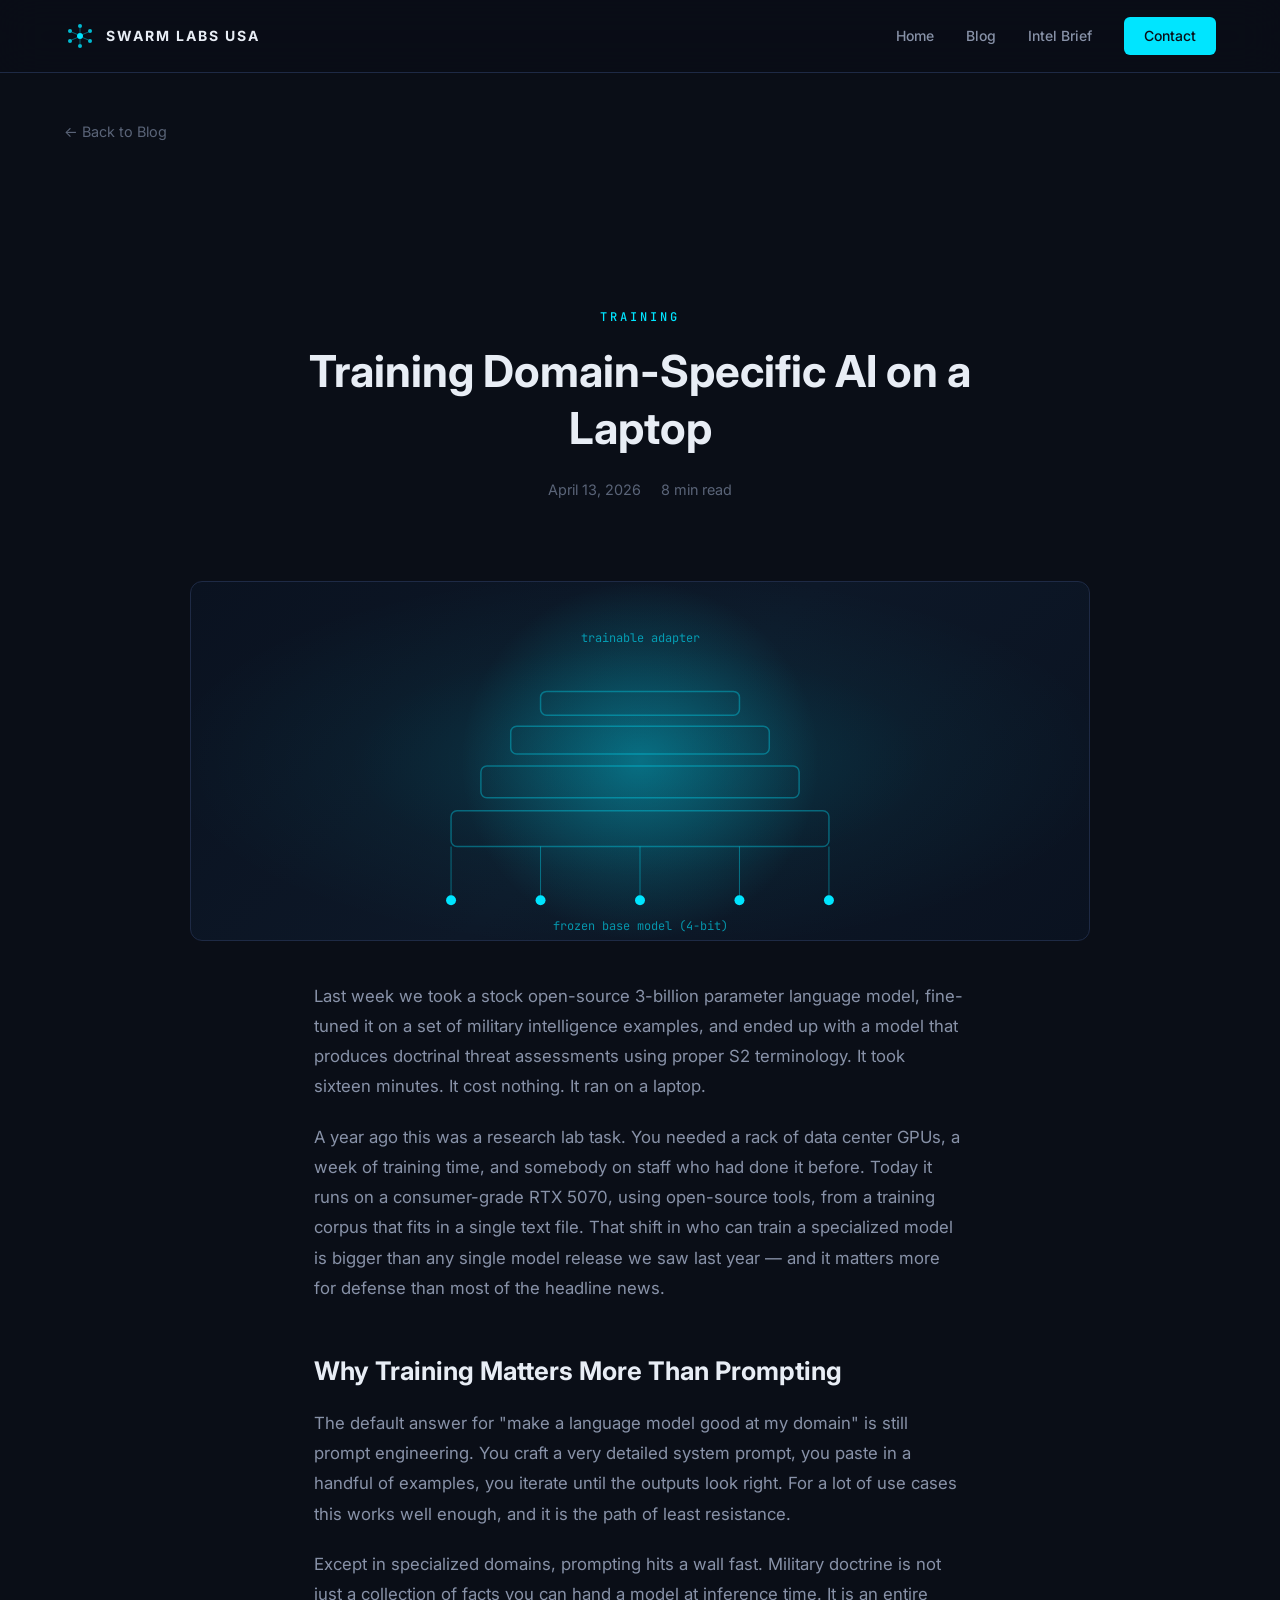
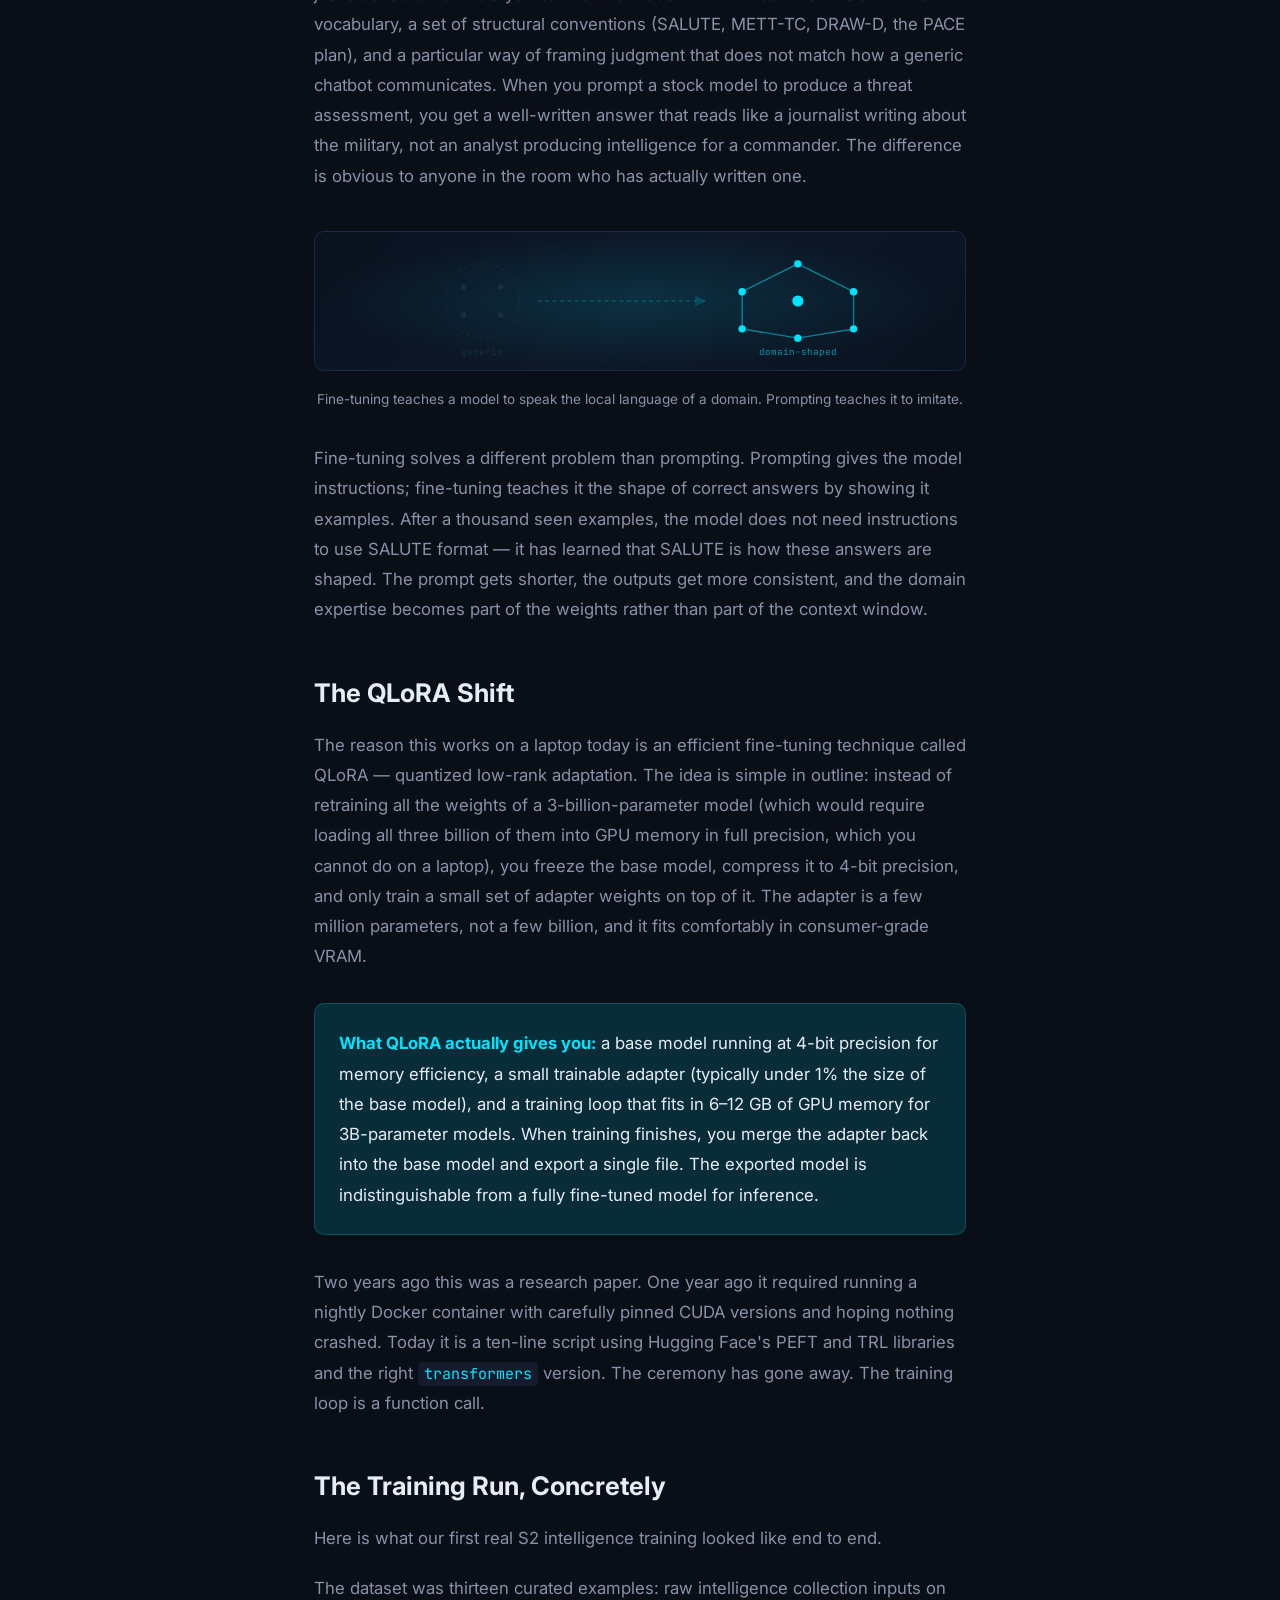
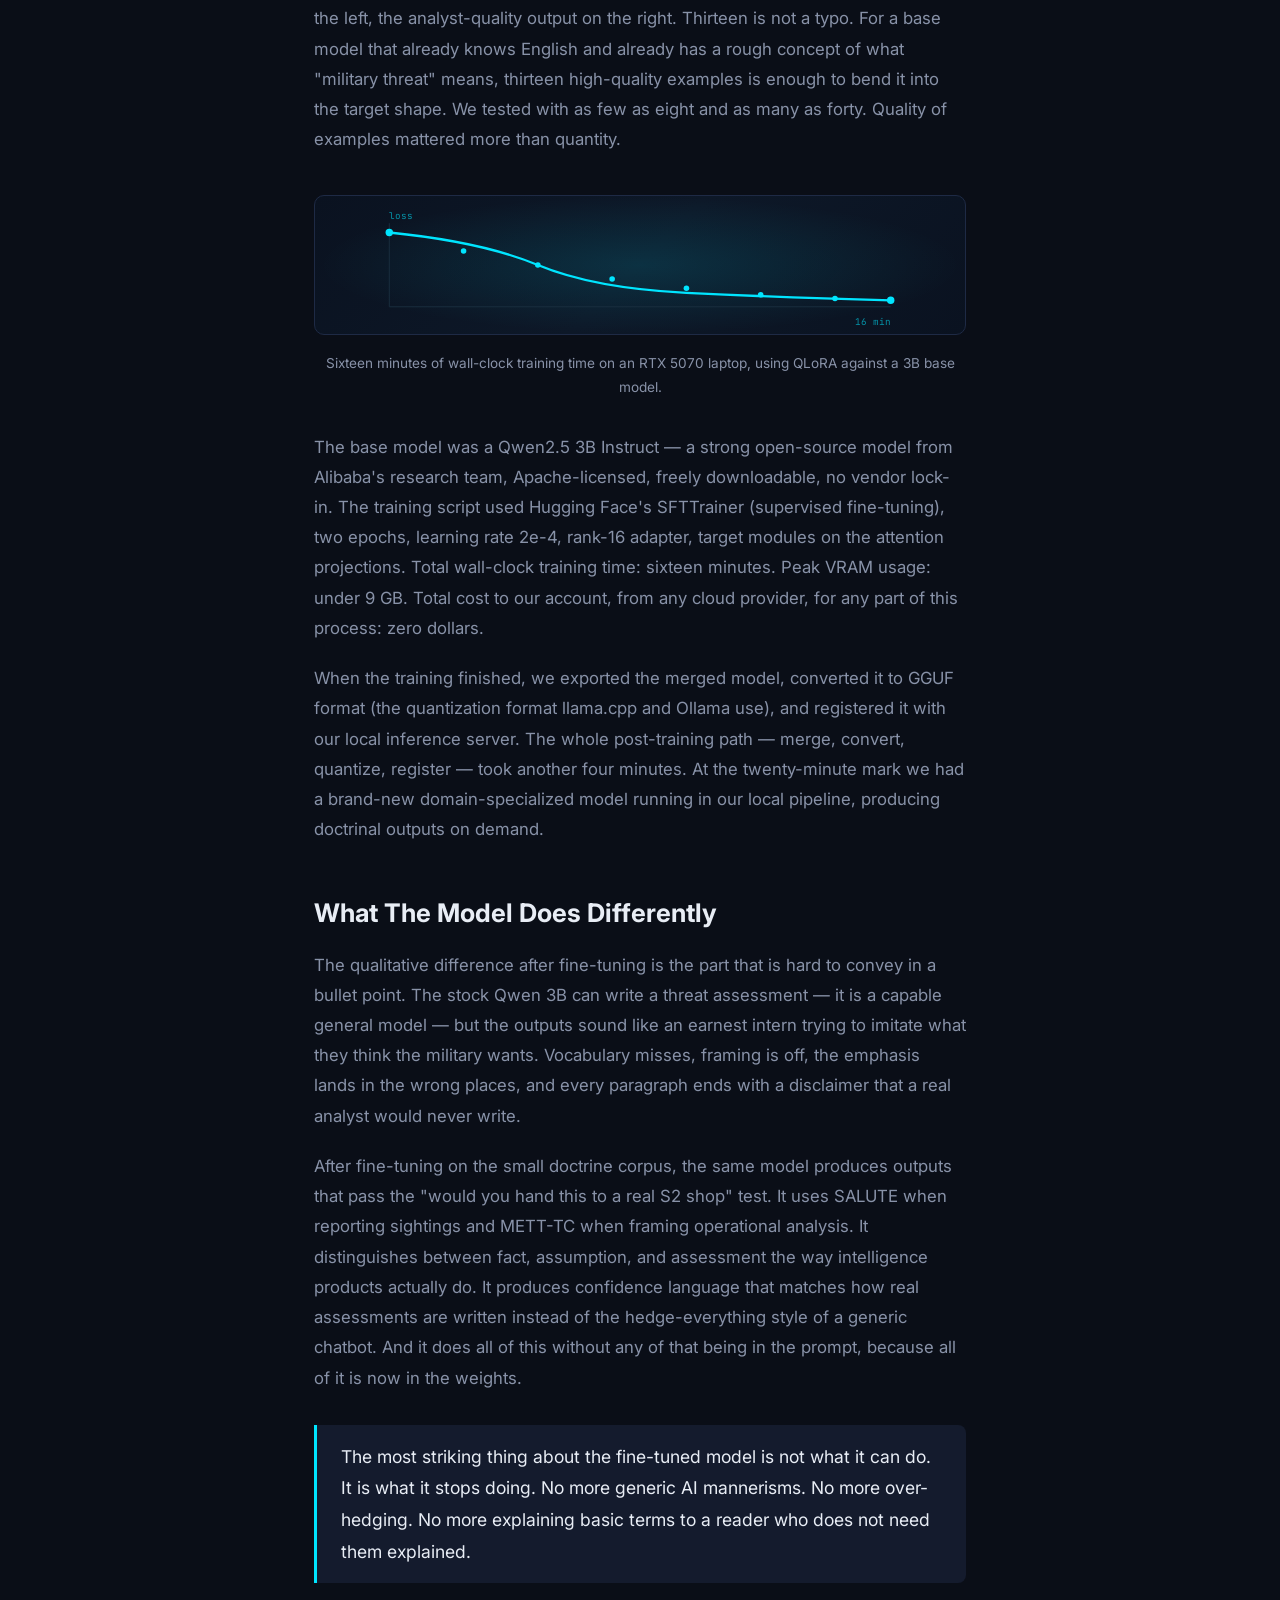
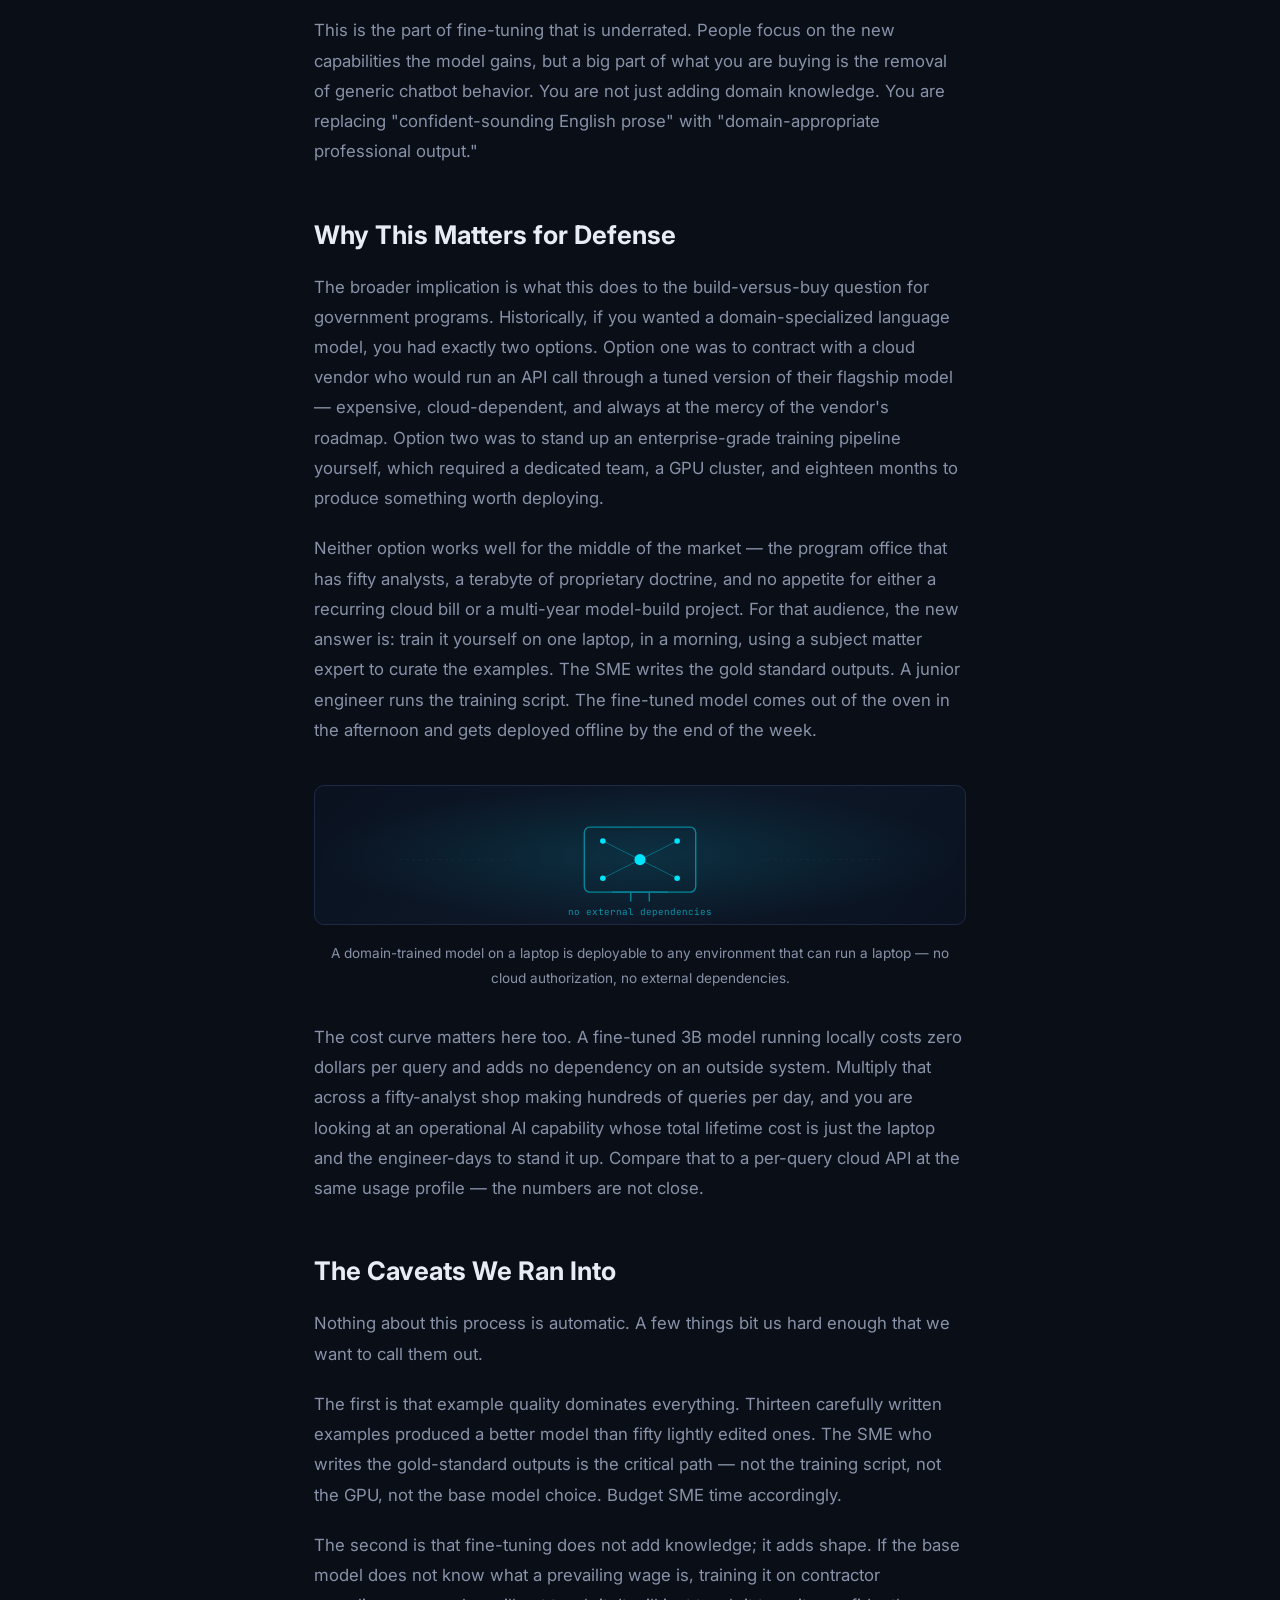
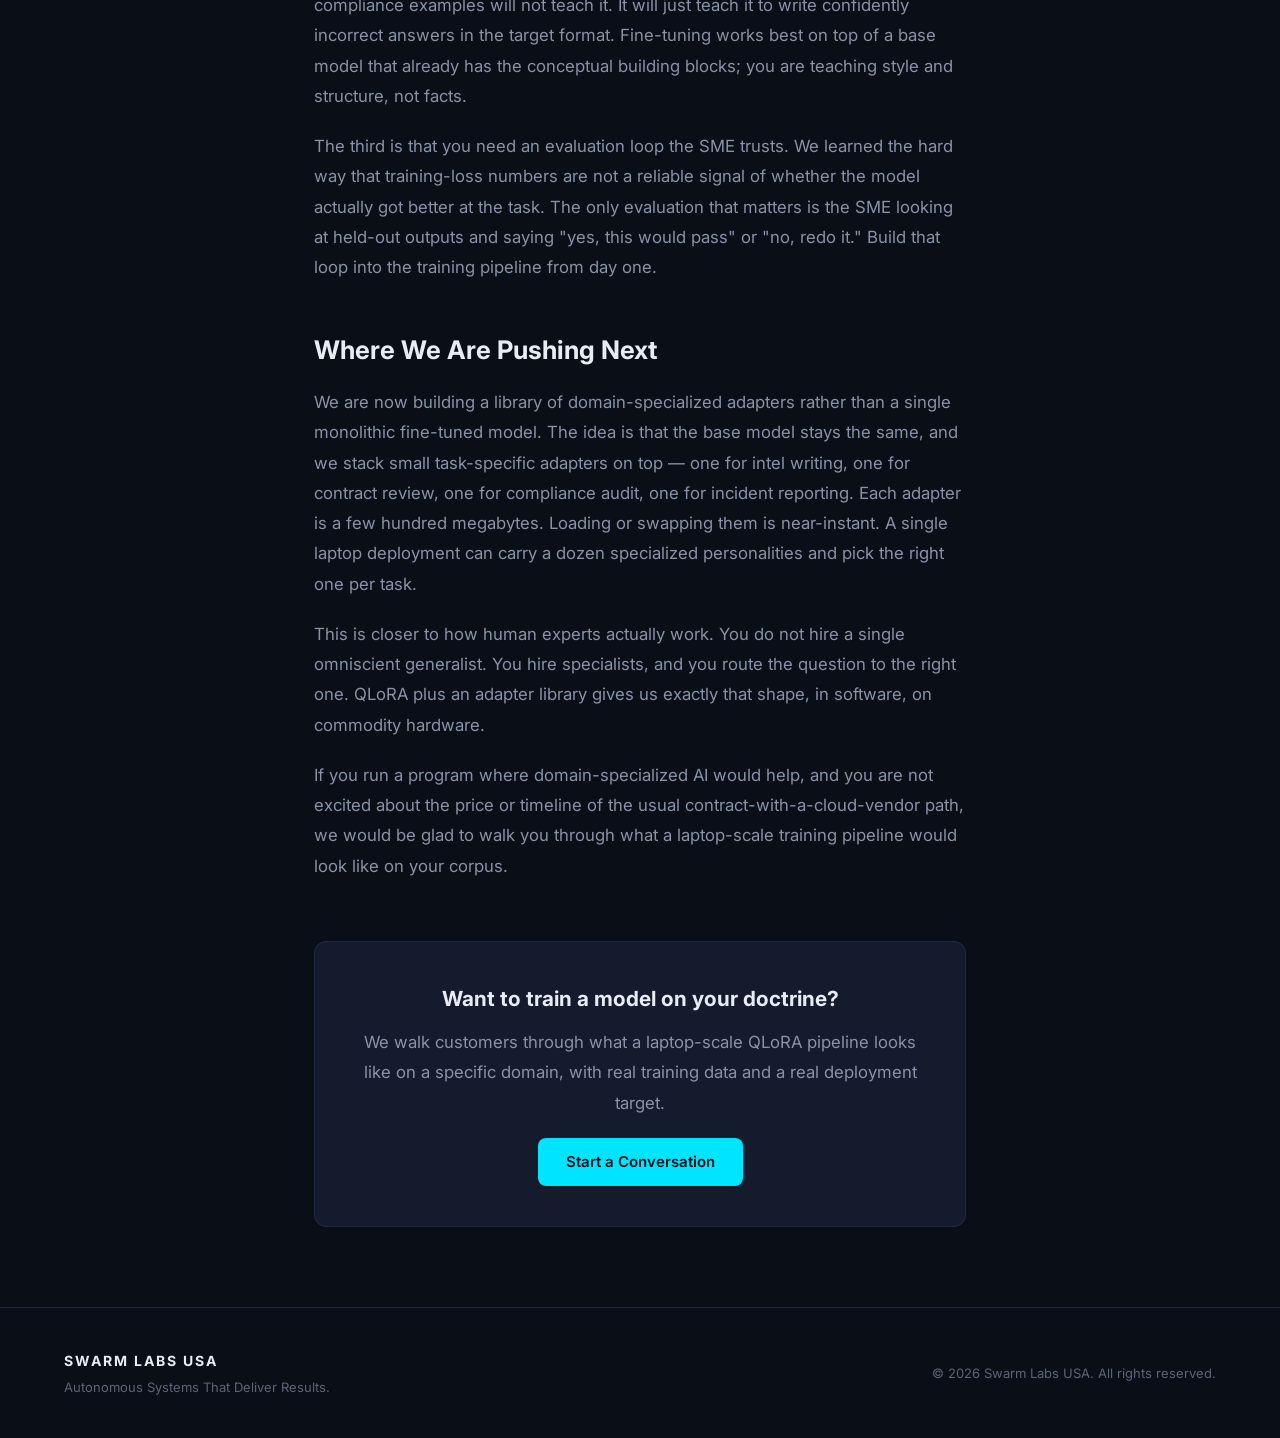
<file: blog/training-domain-specific-ai-on-a-laptop.html>
<!DOCTYPE html>
<html lang="en">
<head>
    <meta charset="UTF-8">
    <meta name="viewport" content="width=device-width, initial-scale=1.0">
    <title>Training Domain-Specific AI on a Laptop — Swarm Labs USA</title>
    <meta name="description" content="Fine-tuning a 3B parameter language model on military intelligence doctrine using QLoRA. 16 minutes. Zero cost. Runs on an RTX 5070 laptop. Here is what we learned.">
    <meta name="robots" content="index, follow">
    <link rel="canonical" href="https://swarmlabsusa.com/blog/training-domain-specific-ai-on-a-laptop.html">

    <meta property="og:type" content="article">
    <meta property="og:title" content="Training Domain-Specific AI on a Laptop">
    <meta property="og:description" content="Fine-tuning a 3B model on military doctrine with QLoRA. 16 minutes, $0, and the model goes from generic to doctrinal in one training run.">
    <meta property="og:url" content="https://swarmlabsusa.com/blog/training-domain-specific-ai-on-a-laptop.html">
    <meta property="og:image" content="https://swarmlabsusa.com/og/training.svg">
    <meta property="article:published_time" content="2026-04-13">
    <meta property="article:author" content="Swarm Labs USA">

    <script type="application/ld+json">
    {
        "@context": "https://schema.org",
        "@type": "BlogPosting",
        "headline": "Training Domain-Specific AI on a Laptop",
        "description": "Fine-tuning a 3B parameter model on military doctrine using QLoRA in 16 minutes on an RTX 5070 laptop at zero cost.",
        "datePublished": "2026-04-13",
        "author": {"@type": "Organization", "name": "Swarm Labs USA"},
        "publisher": {"@type": "Organization", "name": "Swarm Labs USA"},
        "url": "https://swarmlabsusa.com/blog/training-domain-specific-ai-on-a-laptop.html",
        "image": "https://swarmlabsusa.com/og/training.svg",
        "keywords": ["QLoRA", "fine-tuning", "domain specific AI", "military doctrine", "edge training", "defense AI"]
    }
    </script>

    <link rel="preconnect" href="https://fonts.googleapis.com">
    <link rel="preconnect" href="https://fonts.gstatic.com" crossorigin>
    <link href="https://fonts.googleapis.com/css2?family=Inter:wght@300;400;500;600;700&family=JetBrains+Mono:wght@400;500&display=swap" rel="stylesheet">
    <link rel="stylesheet" href="../styles.css">
    <link rel="stylesheet" href="../blog.css">
    <link rel="icon" type="image/svg+xml" href="../favicon.svg">
</head>
<body>
    <nav class="nav">
        <div class="nav-container">
            <a href="/" class="nav-logo">
                <svg class="logo-icon" viewBox="0 0 32 32" fill="none" xmlns="http://www.w3.org/2000/svg">
                    <circle cx="16" cy="16" r="3" fill="#00e5ff"/>
                    <circle cx="16" cy="6" r="2" fill="#00e5ff" opacity="0.8"/>
                    <circle cx="16" cy="26" r="2" fill="#00e5ff" opacity="0.8"/>
                    <circle cx="6" cy="11" r="2" fill="#00e5ff" opacity="0.8"/>
                    <circle cx="26" cy="11" r="2" fill="#00e5ff" opacity="0.8"/>
                    <circle cx="6" cy="21" r="2" fill="#00e5ff" opacity="0.8"/>
                    <circle cx="26" cy="21" r="2" fill="#00e5ff" opacity="0.8"/>
                    <line x1="16" y1="13" x2="16" y2="8" stroke="#00e5ff" stroke-width="0.8" opacity="0.5"/>
                    <line x1="16" y1="19" x2="16" y2="24" stroke="#00e5ff" stroke-width="0.8" opacity="0.5"/>
                    <line x1="13.5" y1="14.5" x2="7.5" y2="12" stroke="#00e5ff" stroke-width="0.8" opacity="0.5"/>
                    <line x1="18.5" y1="14.5" x2="24.5" y2="12" stroke="#00e5ff" stroke-width="0.8" opacity="0.5"/>
                    <line x1="13.5" y1="17.5" x2="7.5" y2="20" stroke="#00e5ff" stroke-width="0.8" opacity="0.5"/>
                    <line x1="18.5" y1="17.5" x2="24.5" y2="20" stroke="#00e5ff" stroke-width="0.8" opacity="0.5"/>
                </svg>
                <span>SWARM LABS USA</span>
            </a>
            <div class="nav-links">
                <a href="/">Home</a>
                <a href="/blog.html">Blog</a>
                <a href="/news.html">Intel Brief</a>
                <a href="/#contact" class="nav-cta">Contact</a>
            </div>
        </div>
    </nav>

    <div class="container">
        <a href="/blog.html" class="article-back">&larr; Back to Blog</a>
    </div>

    <header class="article-header">
        <span class="section-tag">TRAINING</span>
        <h1>Training Domain-Specific AI on a Laptop</h1>
        <div class="article-meta">
            <span>April 13, 2026</span>
            <span>8 min read</span>
        </div>
    </header>

    <div class="svg-hero" role="img" aria-label="QLoRA training diagram: small adapter layers stacked on a frozen base model">
        <svg viewBox="0 0 900 360" xmlns="http://www.w3.org/2000/svg">
            <defs>
                <radialGradient id="thg" cx="50%" cy="50%" r="50%">
                    <stop offset="0%" stop-color="#00e5ff" stop-opacity="0.3"/>
                    <stop offset="100%" stop-color="#00e5ff" stop-opacity="0"/>
                </radialGradient>
            </defs>
            <circle cx="450" cy="180" r="180" fill="url(#thg)"/>
            <g stroke="#00e5ff" stroke-width="1.5" opacity="0.35" fill="none">
                <rect x="260" y="230" width="380" height="36" rx="6"/>
                <rect x="290" y="185" width="320" height="32" rx="6"/>
                <rect x="320" y="145" width="260" height="28" rx="6"/>
                <rect x="350" y="110" width="200" height="24" rx="6"/>
            </g>
            <g fill="#00e5ff">
                <circle cx="260" cy="320" r="5"/>
                <circle cx="350" cy="320" r="5"/>
                <circle cx="450" cy="320" r="5"/>
                <circle cx="550" cy="320" r="5"/>
                <circle cx="640" cy="320" r="5"/>
            </g>
            <g stroke="#00e5ff" stroke-width="1" opacity="0.4" fill="none">
                <line x1="260" y1="320" x2="260" y2="266"/>
                <line x1="350" y1="320" x2="350" y2="266"/>
                <line x1="450" y1="320" x2="450" y2="266"/>
                <line x1="550" y1="320" x2="550" y2="266"/>
                <line x1="640" y1="320" x2="640" y2="266"/>
            </g>
            <text x="450" y="60" fill="#00e5ff" opacity="0.6" font-family="'JetBrains Mono', monospace" font-size="12" text-anchor="middle">trainable adapter</text>
            <text x="450" y="350" fill="#00e5ff" opacity="0.6" font-family="'JetBrains Mono', monospace" font-size="12" text-anchor="middle">frozen base model (4-bit)</text>
        </svg>
    </div>

    <article class="article-body">

        <p>Last week we took a stock open-source 3-billion parameter language model, fine-tuned it on a set of military intelligence examples, and ended up with a model that produces doctrinal threat assessments using proper S2 terminology. It took sixteen minutes. It cost nothing. It ran on a laptop.</p>

        <p>A year ago this was a research lab task. You needed a rack of data center GPUs, a week of training time, and somebody on staff who had done it before. Today it runs on a consumer-grade RTX 5070, using open-source tools, from a training corpus that fits in a single text file. That shift in who can train a specialized model is bigger than any single model release we saw last year — and it matters more for defense than most of the headline news.</p>

        <h2>Why Training Matters More Than Prompting</h2>

        <p>The default answer for &quot;make a language model good at my domain&quot; is still prompt engineering. You craft a very detailed system prompt, you paste in a handful of examples, you iterate until the outputs look right. For a lot of use cases this works well enough, and it is the path of least resistance.</p>

        <p>Except in specialized domains, prompting hits a wall fast. Military doctrine is not just a collection of facts you can hand a model at inference time. It is an entire vocabulary, a set of structural conventions (SALUTE, METT-TC, DRAW-D, the PACE plan), and a particular way of framing judgment that does not match how a generic chatbot communicates. When you prompt a stock model to produce a threat assessment, you get a well-written answer that reads like a journalist writing about the military, not an analyst producing intelligence for a commander. The difference is obvious to anyone in the room who has actually written one.</p>

        <div class="svg-divider" role="img" aria-label="Knowledge shape visual: generic versus domain-specific output shapes">
            <svg viewBox="0 0 700 140" xmlns="http://www.w3.org/2000/svg">
                <g stroke="#1a3040" stroke-width="1" fill="none">
                    <circle cx="180" cy="70" r="40" stroke-dasharray="3 4"/>
                </g>
                <g fill="#1a3040">
                    <circle cx="160" cy="55" r="3"/>
                    <circle cx="200" cy="55" r="3"/>
                    <circle cx="160" cy="85" r="3"/>
                    <circle cx="200" cy="85" r="3"/>
                </g>
                <g stroke="#00e5ff" stroke-width="1.5" opacity="0.5" fill="none">
                    <polygon points="520,30 580,60 580,100 520,110 460,100 460,60"/>
                </g>
                <g fill="#00e5ff">
                    <circle cx="520" cy="30" r="4"/>
                    <circle cx="580" cy="60" r="4"/>
                    <circle cx="580" cy="100" r="4"/>
                    <circle cx="520" cy="110" r="4"/>
                    <circle cx="460" cy="100" r="4"/>
                    <circle cx="460" cy="60" r="4"/>
                    <circle cx="520" cy="70" r="6"/>
                </g>
                <g stroke="#00e5ff" stroke-width="1" opacity="0.35">
                    <path d="M 240 70 L 420 70" stroke-dasharray="4 4" fill="none"/>
                    <polygon points="420,70 410,65 410,75" fill="#00e5ff" opacity="0.5"/>
                </g>
                <text x="180" y="128" fill="#1a3040" font-family="'JetBrains Mono', monospace" font-size="10" text-anchor="middle">generic</text>
                <text x="520" y="128" fill="#00e5ff" opacity="0.6" font-family="'JetBrains Mono', monospace" font-size="10" text-anchor="middle">domain-shaped</text>
            </svg>
        </div>
        <p class="svg-caption" style="text-align:center; color:var(--text-secondary); font-size:0.85rem; margin-top:-24px; margin-bottom:32px;">Fine-tuning teaches a model to speak the local language of a domain. Prompting teaches it to imitate.</p>

        <p>Fine-tuning solves a different problem than prompting. Prompting gives the model instructions; fine-tuning teaches it the shape of correct answers by showing it examples. After a thousand seen examples, the model does not need instructions to use SALUTE format — it has learned that SALUTE is how these answers are shaped. The prompt gets shorter, the outputs get more consistent, and the domain expertise becomes part of the weights rather than part of the context window.</p>

        <h2>The QLoRA Shift</h2>

        <p>The reason this works on a laptop today is an efficient fine-tuning technique called QLoRA — quantized low-rank adaptation. The idea is simple in outline: instead of retraining all the weights of a 3-billion-parameter model (which would require loading all three billion of them into GPU memory in full precision, which you cannot do on a laptop), you freeze the base model, compress it to 4-bit precision, and only train a small set of adapter weights on top of it. The adapter is a few million parameters, not a few billion, and it fits comfortably in consumer-grade VRAM.</p>

        <div class="callout">
            <p><strong>What QLoRA actually gives you:</strong> a base model running at 4-bit precision for memory efficiency, a small trainable adapter (typically under 1% the size of the base model), and a training loop that fits in 6–12 GB of GPU memory for 3B-parameter models. When training finishes, you merge the adapter back into the base model and export a single file. The exported model is indistinguishable from a fully fine-tuned model for inference.</p>
        </div>

        <p>Two years ago this was a research paper. One year ago it required running a nightly Docker container with carefully pinned CUDA versions and hoping nothing crashed. Today it is a ten-line script using Hugging Face&apos;s PEFT and TRL libraries and the right <code>transformers</code> version. The ceremony has gone away. The training loop is a function call.</p>

        <h2>The Training Run, Concretely</h2>

        <p>Here is what our first real S2 intelligence training looked like end to end.</p>

        <p>The dataset was thirteen curated examples: raw intelligence collection inputs on the left, the analyst-quality output on the right. Thirteen is not a typo. For a base model that already knows English and already has a rough concept of what &quot;military threat&quot; means, thirteen high-quality examples is enough to bend it into the target shape. We tested with as few as eight and as many as forty. Quality of examples mattered more than quantity.</p>

        <div class="svg-divider" role="img" aria-label="Training loss curve descending over time">
            <svg viewBox="0 0 700 140" xmlns="http://www.w3.org/2000/svg">
                <g stroke="#1a3040" stroke-width="1" fill="none">
                    <line x1="80" y1="115" x2="620" y2="115"/>
                    <line x1="80" y1="115" x2="80" y2="25"/>
                </g>
                <g stroke="#00e5ff" stroke-width="2.5" fill="none">
                    <path d="M 80 35 Q 180 45, 240 70 T 400 100 T 620 108"/>
                </g>
                <g fill="#00e5ff">
                    <circle cx="80" cy="35" r="4"/>
                    <circle cx="160" cy="55" r="3"/>
                    <circle cx="240" cy="70" r="3"/>
                    <circle cx="320" cy="85" r="3"/>
                    <circle cx="400" cy="95" r="3"/>
                    <circle cx="480" cy="102" r="3"/>
                    <circle cx="560" cy="106" r="3"/>
                    <circle cx="620" cy="108" r="4"/>
                </g>
                <text x="80" y="20" fill="#00e5ff" opacity="0.6" font-family="'JetBrains Mono', monospace" font-size="10">loss</text>
                <text x="620" y="135" fill="#00e5ff" opacity="0.6" font-family="'JetBrains Mono', monospace" font-size="10" text-anchor="end">16 min</text>
            </svg>
        </div>
        <p class="svg-caption" style="text-align:center; color:var(--text-secondary); font-size:0.85rem; margin-top:-24px; margin-bottom:32px;">Sixteen minutes of wall-clock training time on an RTX 5070 laptop, using QLoRA against a 3B base model.</p>

        <p>The base model was a Qwen2.5 3B Instruct — a strong open-source model from Alibaba&apos;s research team, Apache-licensed, freely downloadable, no vendor lock-in. The training script used Hugging Face&apos;s SFTTrainer (supervised fine-tuning), two epochs, learning rate 2e-4, rank-16 adapter, target modules on the attention projections. Total wall-clock training time: sixteen minutes. Peak VRAM usage: under 9 GB. Total cost to our account, from any cloud provider, for any part of this process: zero dollars.</p>

        <p>When the training finished, we exported the merged model, converted it to GGUF format (the quantization format llama.cpp and Ollama use), and registered it with our local inference server. The whole post-training path — merge, convert, quantize, register — took another four minutes. At the twenty-minute mark we had a brand-new domain-specialized model running in our local pipeline, producing doctrinal outputs on demand.</p>

        <h2>What The Model Does Differently</h2>

        <p>The qualitative difference after fine-tuning is the part that is hard to convey in a bullet point. The stock Qwen 3B can write a threat assessment — it is a capable general model — but the outputs sound like an earnest intern trying to imitate what they think the military wants. Vocabulary misses, framing is off, the emphasis lands in the wrong places, and every paragraph ends with a disclaimer that a real analyst would never write.</p>

        <p>After fine-tuning on the small doctrine corpus, the same model produces outputs that pass the &quot;would you hand this to a real S2 shop&quot; test. It uses SALUTE when reporting sightings and METT-TC when framing operational analysis. It distinguishes between fact, assumption, and assessment the way intelligence products actually do. It produces confidence language that matches how real assessments are written instead of the hedge-everything style of a generic chatbot. And it does all of this without any of that being in the prompt, because all of it is now in the weights.</p>

        <blockquote>
            <p>The most striking thing about the fine-tuned model is not what it can do. It is what it stops doing. No more generic AI mannerisms. No more over-hedging. No more explaining basic terms to a reader who does not need them explained.</p>
        </blockquote>

        <p>This is the part of fine-tuning that is underrated. People focus on the new capabilities the model gains, but a big part of what you are buying is the removal of generic chatbot behavior. You are not just adding domain knowledge. You are replacing &quot;confident-sounding English prose&quot; with &quot;domain-appropriate professional output.&quot;</p>

        <h2>Why This Matters for Defense</h2>

        <p>The broader implication is what this does to the build-versus-buy question for government programs. Historically, if you wanted a domain-specialized language model, you had exactly two options. Option one was to contract with a cloud vendor who would run an API call through a tuned version of their flagship model — expensive, cloud-dependent, and always at the mercy of the vendor&apos;s roadmap. Option two was to stand up an enterprise-grade training pipeline yourself, which required a dedicated team, a GPU cluster, and eighteen months to produce something worth deploying.</p>

        <p>Neither option works well for the middle of the market — the program office that has fifty analysts, a terabyte of proprietary doctrine, and no appetite for either a recurring cloud bill or a multi-year model-build project. For that audience, the new answer is: train it yourself on one laptop, in a morning, using a subject matter expert to curate the examples. The SME writes the gold standard outputs. A junior engineer runs the training script. The fine-tuned model comes out of the oven in the afternoon and gets deployed offline by the end of the week.</p>

        <div class="svg-divider" role="img" aria-label="Edge deployment: a single hub running independently">
            <svg viewBox="0 0 700 140" xmlns="http://www.w3.org/2000/svg">
                <g stroke="#00e5ff" stroke-width="1.5" opacity="0.5" fill="none">
                    <rect x="290" y="40" width="120" height="70" rx="6"/>
                    <line x1="320" y1="110" x2="380" y2="110"/>
                    <line x1="340" y1="110" x2="340" y2="120"/>
                    <line x1="360" y1="110" x2="360" y2="120"/>
                </g>
                <g stroke="#00e5ff" stroke-width="1" opacity="0.35" fill="none">
                    <line x1="350" y1="75" x2="310" y2="55"/>
                    <line x1="350" y1="75" x2="390" y2="55"/>
                    <line x1="350" y1="75" x2="310" y2="95"/>
                    <line x1="350" y1="75" x2="390" y2="95"/>
                </g>
                <g fill="#00e5ff">
                    <circle cx="350" cy="75" r="6"/>
                    <circle cx="310" cy="55" r="3"/>
                    <circle cx="390" cy="55" r="3"/>
                    <circle cx="310" cy="95" r="3"/>
                    <circle cx="390" cy="95" r="3"/>
                </g>
                <g stroke="#1a3040" stroke-width="1" opacity="0.6" fill="none" stroke-dasharray="3 4">
                    <line x1="220" y1="75" x2="90" y2="75"/>
                    <line x1="480" y1="75" x2="610" y2="75"/>
                </g>
                <text x="350" y="135" fill="#00e5ff" opacity="0.6" font-family="'JetBrains Mono', monospace" font-size="10" text-anchor="middle">no external dependencies</text>
            </svg>
        </div>
        <p class="svg-caption" style="text-align:center; color:var(--text-secondary); font-size:0.85rem; margin-top:-24px; margin-bottom:32px;">A domain-trained model on a laptop is deployable to any environment that can run a laptop — no cloud authorization, no external dependencies.</p>

        <p>The cost curve matters here too. A fine-tuned 3B model running locally costs zero dollars per query and adds no dependency on an outside system. Multiply that across a fifty-analyst shop making hundreds of queries per day, and you are looking at an operational AI capability whose total lifetime cost is just the laptop and the engineer-days to stand it up. Compare that to a per-query cloud API at the same usage profile — the numbers are not close.</p>

        <h2>The Caveats We Ran Into</h2>

        <p>Nothing about this process is automatic. A few things bit us hard enough that we want to call them out.</p>

        <p>The first is that example quality dominates everything. Thirteen carefully written examples produced a better model than fifty lightly edited ones. The SME who writes the gold-standard outputs is the critical path — not the training script, not the GPU, not the base model choice. Budget SME time accordingly.</p>

        <p>The second is that fine-tuning does not add knowledge; it adds shape. If the base model does not know what a prevailing wage is, training it on contractor compliance examples will not teach it. It will just teach it to write confidently incorrect answers in the target format. Fine-tuning works best on top of a base model that already has the conceptual building blocks; you are teaching style and structure, not facts.</p>

        <p>The third is that you need an evaluation loop the SME trusts. We learned the hard way that training-loss numbers are not a reliable signal of whether the model actually got better at the task. The only evaluation that matters is the SME looking at held-out outputs and saying &quot;yes, this would pass&quot; or &quot;no, redo it.&quot; Build that loop into the training pipeline from day one.</p>

        <h2>Where We Are Pushing Next</h2>

        <p>We are now building a library of domain-specialized adapters rather than a single monolithic fine-tuned model. The idea is that the base model stays the same, and we stack small task-specific adapters on top — one for intel writing, one for contract review, one for compliance audit, one for incident reporting. Each adapter is a few hundred megabytes. Loading or swapping them is near-instant. A single laptop deployment can carry a dozen specialized personalities and pick the right one per task.</p>

        <p>This is closer to how human experts actually work. You do not hire a single omniscient generalist. You hire specialists, and you route the question to the right one. QLoRA plus an adapter library gives us exactly that shape, in software, on commodity hardware.</p>

        <p>If you run a program where domain-specialized AI would help, and you are not excited about the price or timeline of the usual contract-with-a-cloud-vendor path, we would be glad to walk you through what a laptop-scale training pipeline would look like on your corpus.</p>

        <div class="article-cta">
            <h3>Want to train a model on your doctrine?</h3>
            <p>We walk customers through what a laptop-scale QLoRA pipeline looks like on a specific domain, with real training data and a real deployment target.</p>
            <a href="/#contact" class="btn btn-primary">Start a Conversation</a>
        </div>

    </article>

    <footer class="footer">
        <div class="container">
            <div class="footer-content">
                <div class="footer-brand">
                    <span class="footer-logo">SWARM LABS USA</span>
                    <p>Autonomous Systems That Deliver Results.</p>
                </div>
                <div class="footer-legal">
                    <p>&copy; 2026 Swarm Labs USA. All rights reserved.</p>
                </div>
            </div>
        </div>
    </footer>
</body>
</html>
</file>
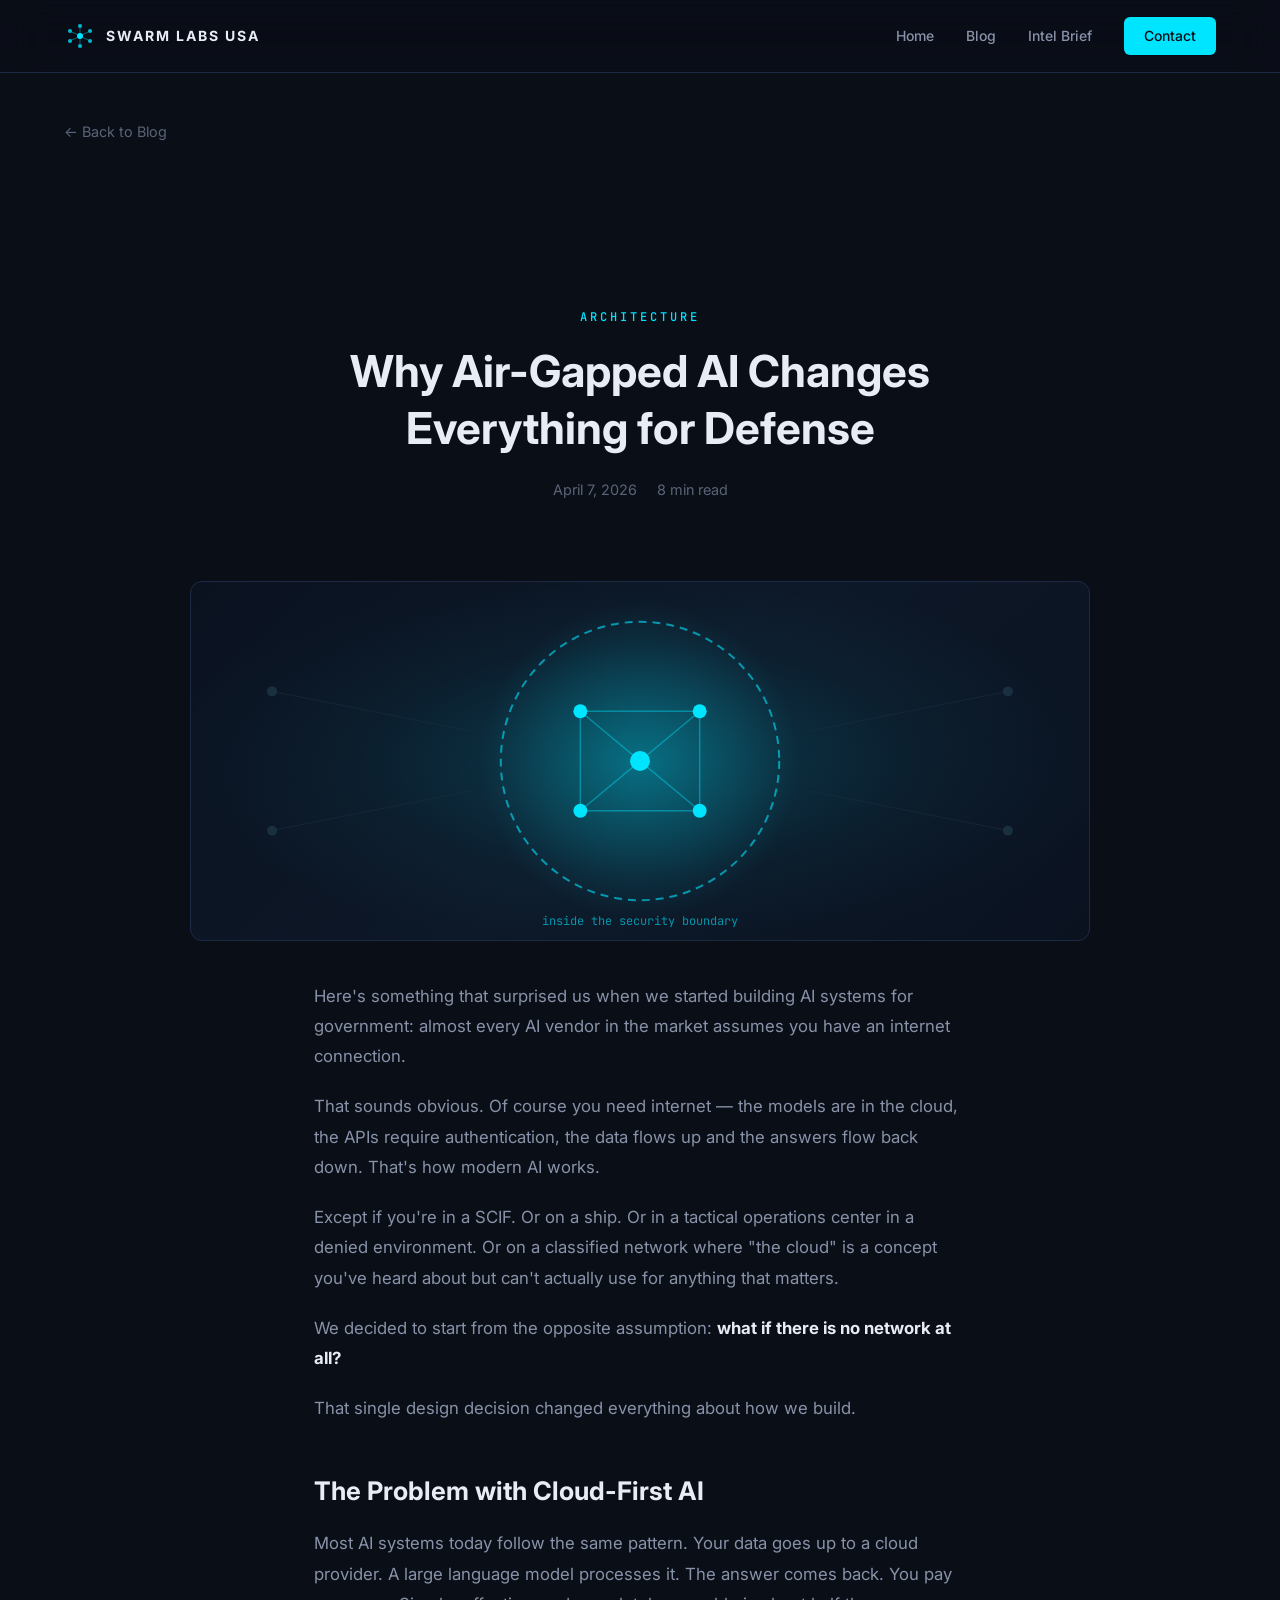
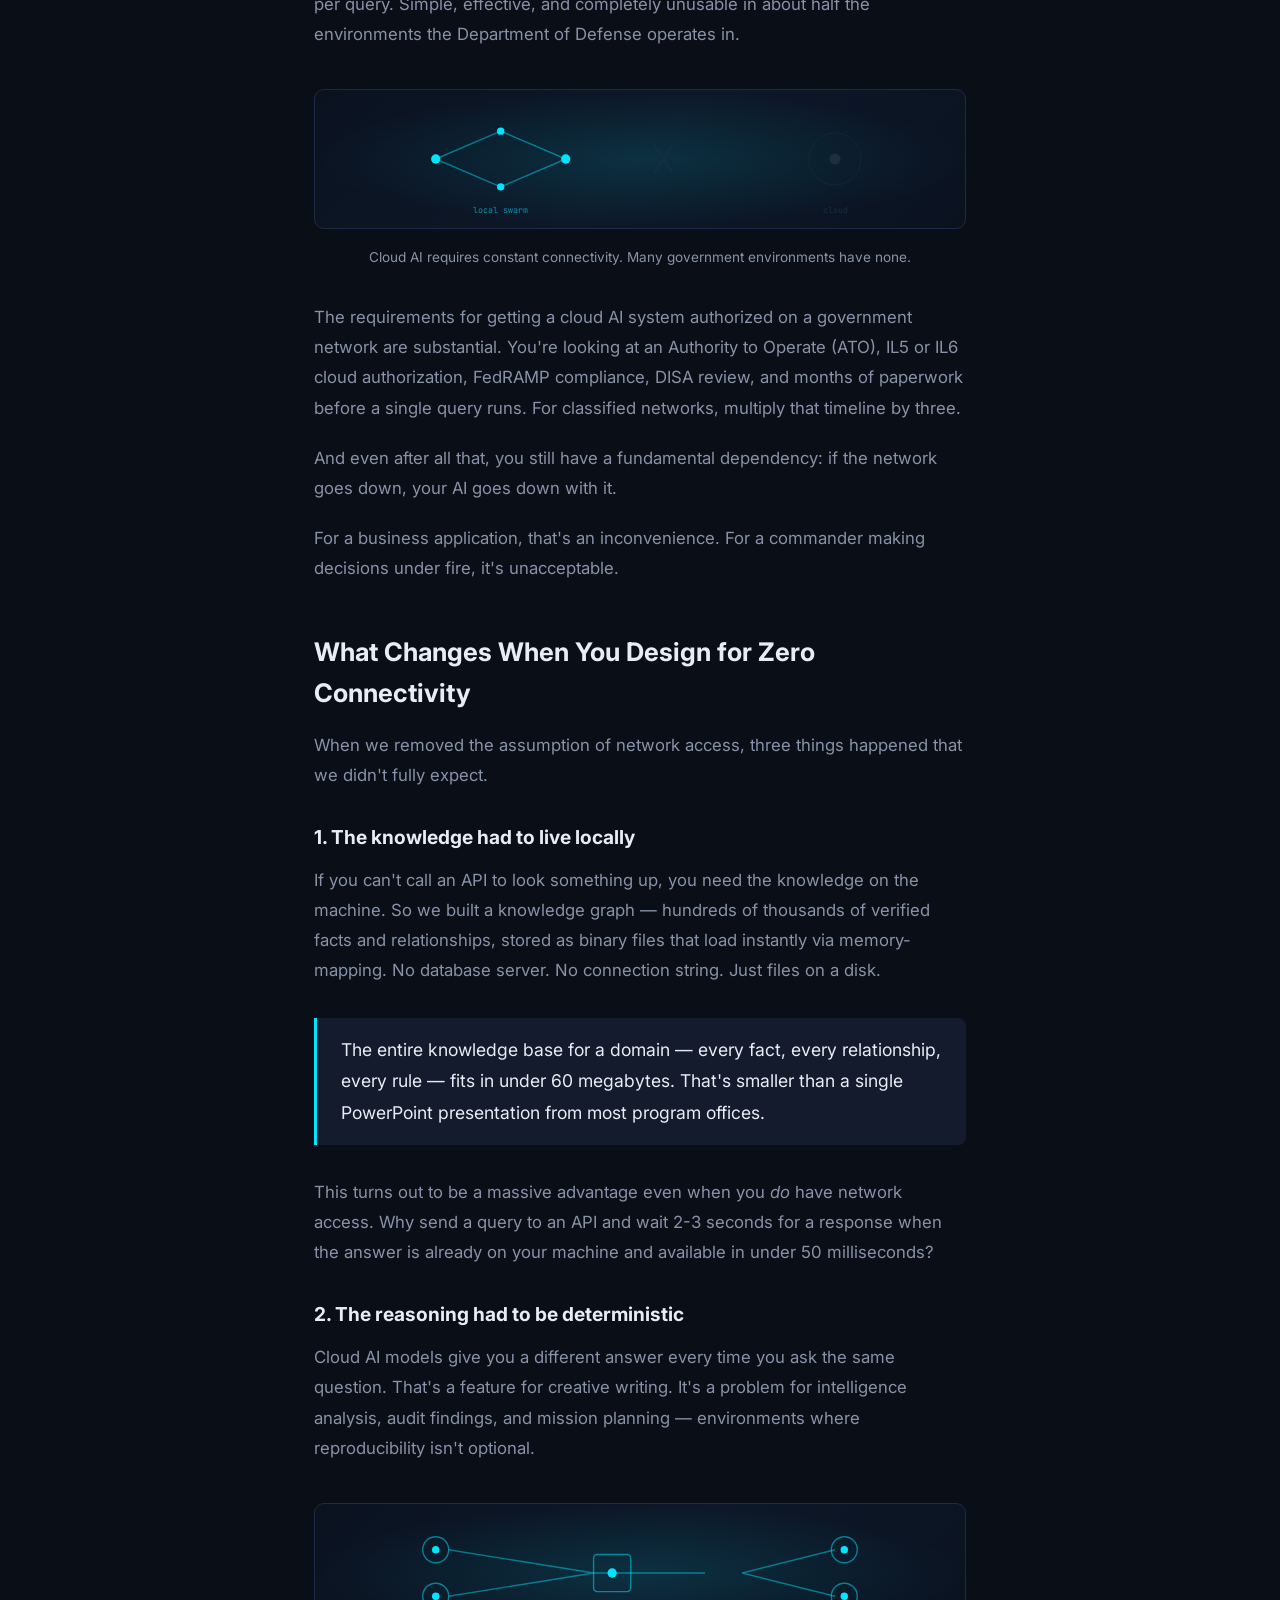
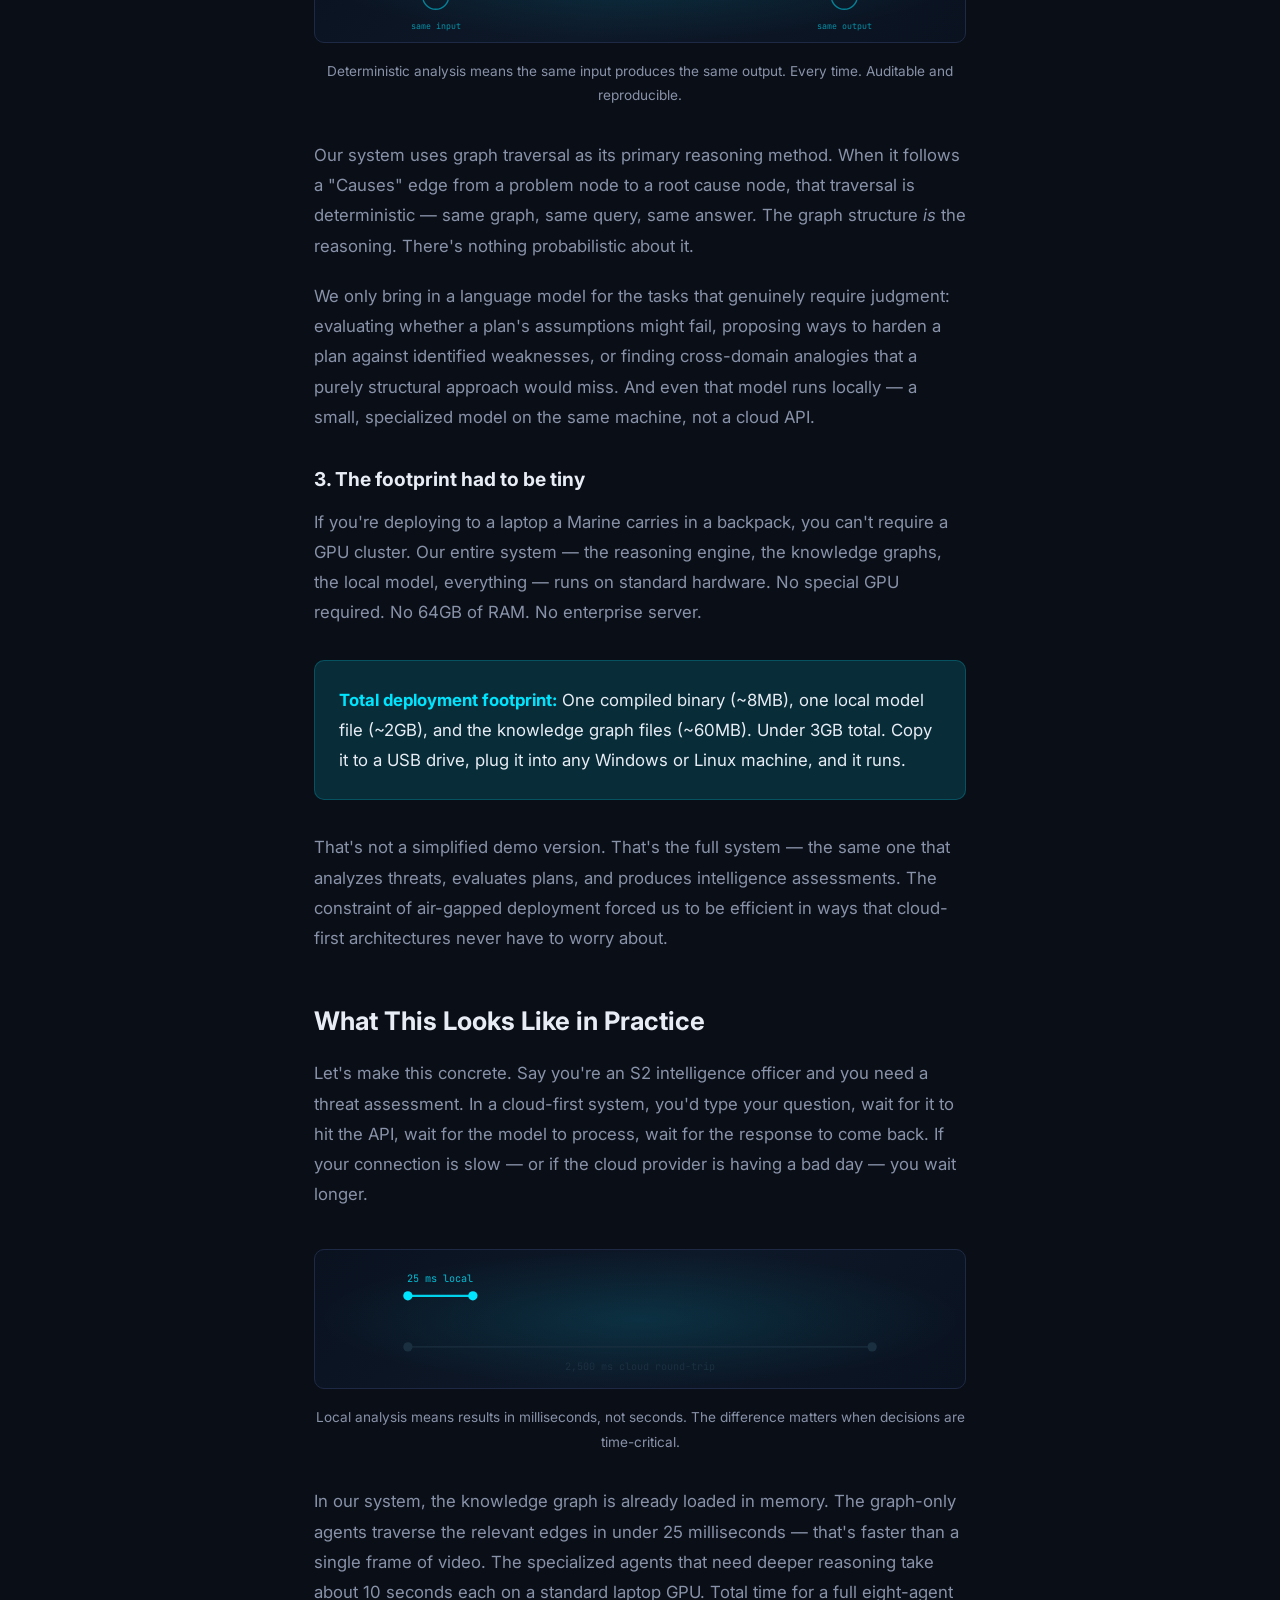
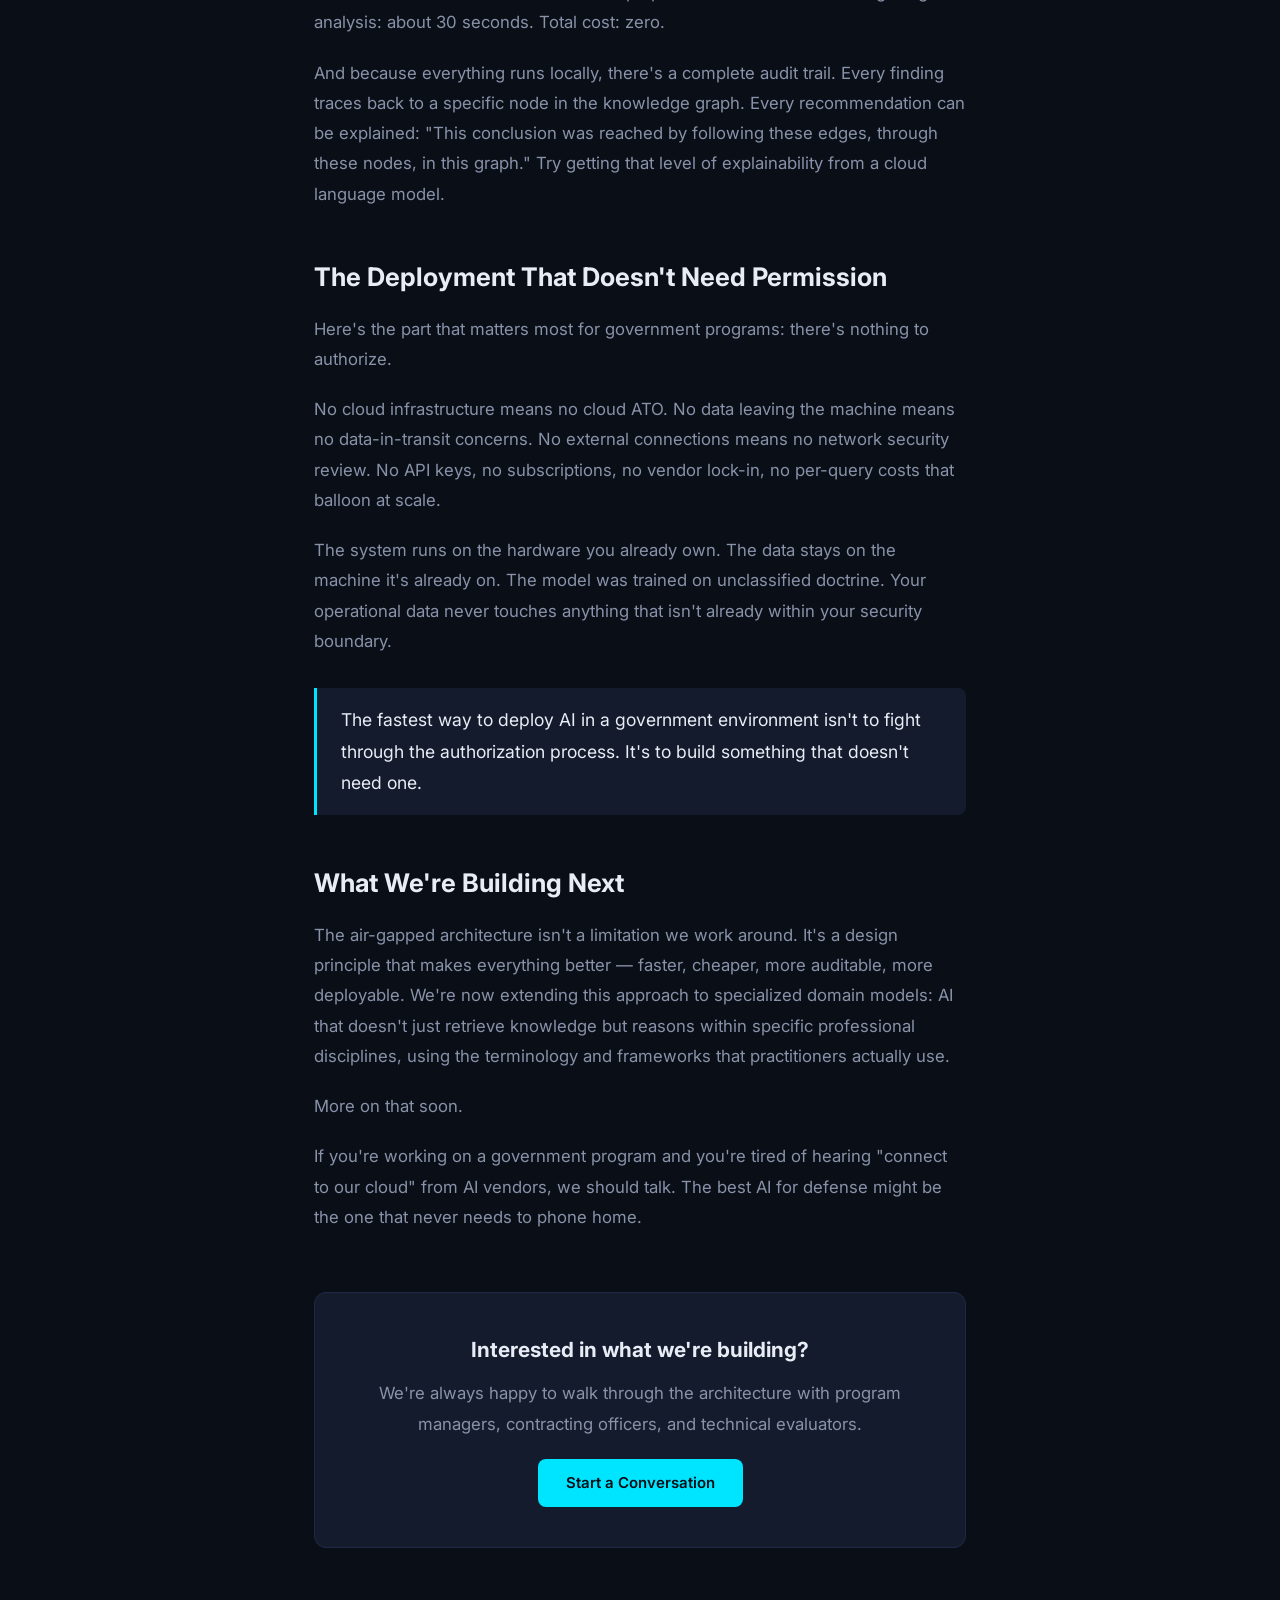
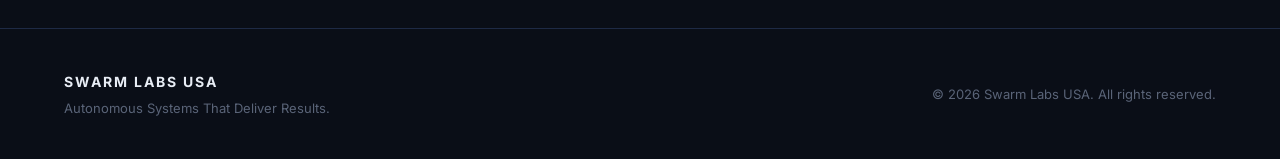
<file: blog/why-air-gapped-ai-matters.html>
<!DOCTYPE html>
<html lang="en">
<head>
    <meta charset="UTF-8">
    <meta name="viewport" content="width=device-width, initial-scale=1.0">
    <title>Why Air-Gapped AI Changes Everything for Defense — Swarm Labs USA</title>
    <meta name="description" content="Most AI vendors assume internet access. We built for environments where there is none. Here's why designing for air-gapped deployment from day one changes the entire architecture.">
    <meta name="robots" content="index, follow">
    <link rel="canonical" href="https://swarmlabsusa.com/blog/why-air-gapped-ai-matters.html">

    <meta property="og:type" content="article">
    <meta property="og:title" content="Why Air-Gapped AI Changes Everything for Defense">
    <meta property="og:description" content="Most AI vendors assume internet access. We built for environments where there is none. Here's the architecture difference.">
    <meta property="og:url" content="https://swarmlabsusa.com/blog/why-air-gapped-ai-matters.html">
    <meta property="og:image" content="https://swarmlabsusa.com/og/air-gapped.svg">
    <meta property="article:published_time" content="2026-04-07">
    <meta property="article:author" content="Swarm Labs USA">

    <script type="application/ld+json">
    {
        "@context": "https://schema.org",
        "@type": "BlogPosting",
        "headline": "Why Air-Gapped AI Changes Everything for Defense",
        "description": "Most AI vendors assume internet access. We built for environments where there is none. Here's why that changes the entire architecture.",
        "datePublished": "2026-04-07",
        "author": {"@type": "Organization", "name": "Swarm Labs USA"},
        "publisher": {"@type": "Organization", "name": "Swarm Labs USA"},
        "url": "https://swarmlabsusa.com/blog/why-air-gapped-ai-matters.html",
        "image": "https://swarmlabsusa.com/og/air-gapped.svg",
        "keywords": ["air-gapped AI", "defense AI", "edge deployment", "SIPR", "DoD AI"]
    }
    </script>

    <link rel="preconnect" href="https://fonts.googleapis.com">
    <link rel="preconnect" href="https://fonts.gstatic.com" crossorigin>
    <link href="https://fonts.googleapis.com/css2?family=Inter:wght@300;400;500;600;700&family=JetBrains+Mono:wght@400;500&display=swap" rel="stylesheet">
    <link rel="stylesheet" href="../styles.css">
    <link rel="stylesheet" href="../blog.css">
    <link rel="icon" type="image/svg+xml" href="../favicon.svg">
</head>
<body>
    <nav class="nav">
        <div class="nav-container">
            <a href="/" class="nav-logo">
                <svg class="logo-icon" viewBox="0 0 32 32" fill="none" xmlns="http://www.w3.org/2000/svg">
                    <circle cx="16" cy="16" r="3" fill="#00e5ff"/>
                    <circle cx="16" cy="6" r="2" fill="#00e5ff" opacity="0.8"/>
                    <circle cx="16" cy="26" r="2" fill="#00e5ff" opacity="0.8"/>
                    <circle cx="6" cy="11" r="2" fill="#00e5ff" opacity="0.8"/>
                    <circle cx="26" cy="11" r="2" fill="#00e5ff" opacity="0.8"/>
                    <circle cx="6" cy="21" r="2" fill="#00e5ff" opacity="0.8"/>
                    <circle cx="26" cy="21" r="2" fill="#00e5ff" opacity="0.8"/>
                    <line x1="16" y1="13" x2="16" y2="8" stroke="#00e5ff" stroke-width="0.8" opacity="0.5"/>
                    <line x1="16" y1="19" x2="16" y2="24" stroke="#00e5ff" stroke-width="0.8" opacity="0.5"/>
                    <line x1="13.5" y1="14.5" x2="7.5" y2="12" stroke="#00e5ff" stroke-width="0.8" opacity="0.5"/>
                    <line x1="18.5" y1="14.5" x2="24.5" y2="12" stroke="#00e5ff" stroke-width="0.8" opacity="0.5"/>
                    <line x1="13.5" y1="17.5" x2="7.5" y2="20" stroke="#00e5ff" stroke-width="0.8" opacity="0.5"/>
                    <line x1="18.5" y1="17.5" x2="24.5" y2="20" stroke="#00e5ff" stroke-width="0.8" opacity="0.5"/>
                </svg>
                <span>SWARM LABS USA</span>
            </a>
            <div class="nav-links">
                <a href="/">Home</a>
                <a href="/blog.html">Blog</a>
                <a href="/news.html">Intel Brief</a>
                <a href="/#contact" class="nav-cta">Contact</a>
            </div>
        </div>
    </nav>

    <div class="container">
        <a href="/blog.html" class="article-back">&larr; Back to Blog</a>
    </div>

    <header class="article-header">
        <span class="section-tag">ARCHITECTURE</span>
        <h1>Why Air-Gapped AI Changes Everything for Defense</h1>
        <div class="article-meta">
            <span>April 7, 2026</span>
            <span>8 min read</span>
        </div>
    </header>

    <div class="svg-hero" role="img" aria-label="Air-gapped cluster: an isolated group of nodes inside a dashed boundary">
        <svg viewBox="0 0 900 360" xmlns="http://www.w3.org/2000/svg">
            <defs>
                <radialGradient id="aghg" cx="50%" cy="50%" r="50%">
                    <stop offset="0%" stop-color="#00e5ff" stop-opacity="0.3"/>
                    <stop offset="100%" stop-color="#00e5ff" stop-opacity="0"/>
                </radialGradient>
            </defs>
            <circle cx="450" cy="180" r="160" fill="url(#aghg)"/>
            <circle cx="450" cy="180" r="140" stroke="#00e5ff" stroke-width="2" opacity="0.6" fill="none" stroke-dasharray="8 6"/>
            <g stroke="#00e5ff" stroke-width="1.5" opacity="0.4" fill="none">
                <line x1="390" y1="130" x2="510" y2="130"/>
                <line x1="390" y1="230" x2="510" y2="230"/>
                <line x1="390" y1="130" x2="390" y2="230"/>
                <line x1="510" y1="130" x2="510" y2="230"/>
                <line x1="390" y1="130" x2="510" y2="230"/>
                <line x1="510" y1="130" x2="390" y2="230"/>
            </g>
            <g fill="#00e5ff">
                <circle cx="390" cy="130" r="7"/>
                <circle cx="510" cy="130" r="7"/>
                <circle cx="390" cy="230" r="7"/>
                <circle cx="510" cy="230" r="7"/>
                <circle cx="450" cy="180" r="10"/>
            </g>
            <g stroke="#1a3040" stroke-width="1" opacity="0.6" fill="none">
                <line x1="80" y1="110" x2="280" y2="150"/>
                <line x1="80" y1="250" x2="280" y2="210"/>
                <line x1="820" y1="110" x2="620" y2="150"/>
                <line x1="820" y1="250" x2="620" y2="210"/>
            </g>
            <g fill="#1a3040">
                <circle cx="80" cy="110" r="5"/>
                <circle cx="80" cy="250" r="5"/>
                <circle cx="820" cy="110" r="5"/>
                <circle cx="820" cy="250" r="5"/>
            </g>
            <text x="450" y="345" fill="#00e5ff" opacity="0.6" font-family="'JetBrains Mono', monospace" font-size="12" text-anchor="middle">inside the security boundary</text>
        </svg>
    </div>

    <article class="article-body">

        <p>Here's something that surprised us when we started building AI systems for government: almost every AI vendor in the market assumes you have an internet connection.</p>

        <p>That sounds obvious. Of course you need internet — the models are in the cloud, the APIs require authentication, the data flows up and the answers flow back down. That's how modern AI works.</p>

        <p>Except if you're in a SCIF. Or on a ship. Or in a tactical operations center in a denied environment. Or on a classified network where "the cloud" is a concept you've heard about but can't actually use for anything that matters.</p>

        <p>We decided to start from the opposite assumption: <strong>what if there is no network at all?</strong></p>

        <p>That single design decision changed everything about how we build.</p>

        <h2>The Problem with Cloud-First AI</h2>

        <p>Most AI systems today follow the same pattern. Your data goes up to a cloud provider. A large language model processes it. The answer comes back. You pay per query. Simple, effective, and completely unusable in about half the environments the Department of Defense operates in.</p>

        <div class="svg-divider" role="img" aria-label="Disconnected cluster: nodes unable to reach a remote cloud">
            <svg viewBox="0 0 700 140" xmlns="http://www.w3.org/2000/svg">
                <g stroke="#00e5ff" stroke-width="1.5" opacity="0.45" fill="none">
                    <line x1="130" y1="70" x2="200" y2="40"/>
                    <line x1="130" y1="70" x2="200" y2="100"/>
                    <line x1="200" y1="40" x2="270" y2="70"/>
                    <line x1="200" y1="100" x2="270" y2="70"/>
                </g>
                <g fill="#00e5ff">
                    <circle cx="130" cy="70" r="5"/>
                    <circle cx="200" cy="40" r="4"/>
                    <circle cx="200" cy="100" r="4"/>
                    <circle cx="270" cy="70" r="5"/>
                </g>
                <g stroke="#1a3040" stroke-width="1" opacity="0.5" fill="none" stroke-dasharray="4 4">
                    <line x1="310" y1="70" x2="440" y2="70"/>
                </g>
                <g stroke="#1a3040" stroke-width="2" opacity="0.7" fill="none">
                    <line x1="365" y1="55" x2="385" y2="85"/>
                    <line x1="385" y1="55" x2="365" y2="85"/>
                </g>
                <g stroke="#1a3040" stroke-width="1" opacity="0.5" fill="none">
                    <circle cx="560" cy="70" r="28"/>
                </g>
                <g fill="#1a3040">
                    <circle cx="560" cy="70" r="6"/>
                </g>
                <text x="200" y="128" fill="#00e5ff" opacity="0.6" font-family="'JetBrains Mono', monospace" font-size="9" text-anchor="middle">local swarm</text>
                <text x="560" y="128" fill="#1a3040" font-family="'JetBrains Mono', monospace" font-size="9" text-anchor="middle">cloud</text>
            </svg>
        </div>
        <p class="svg-caption" style="text-align:center; color:var(--text-secondary); font-size:0.85rem; margin-top:-24px; margin-bottom:32px;">Cloud AI requires constant connectivity. Many government environments have none.</p>

        <p>The requirements for getting a cloud AI system authorized on a government network are substantial. You're looking at an Authority to Operate (ATO), IL5 or IL6 cloud authorization, FedRAMP compliance, DISA review, and months of paperwork before a single query runs. For classified networks, multiply that timeline by three.</p>

        <p>And even after all that, you still have a fundamental dependency: if the network goes down, your AI goes down with it.</p>

        <p>For a business application, that's an inconvenience. For a commander making decisions under fire, it's unacceptable.</p>

        <h2>What Changes When You Design for Zero Connectivity</h2>

        <p>When we removed the assumption of network access, three things happened that we didn't fully expect.</p>

        <h3>1. The knowledge had to live locally</h3>

        <p>If you can't call an API to look something up, you need the knowledge on the machine. So we built a knowledge graph — hundreds of thousands of verified facts and relationships, stored as binary files that load instantly via memory-mapping. No database server. No connection string. Just files on a disk.</p>

        <blockquote>
            <p>The entire knowledge base for a domain — every fact, every relationship, every rule — fits in under 60 megabytes. That's smaller than a single PowerPoint presentation from most program offices.</p>
        </blockquote>

        <p>This turns out to be a massive advantage even when you <em>do</em> have network access. Why send a query to an API and wait 2-3 seconds for a response when the answer is already on your machine and available in under 50 milliseconds?</p>

        <h3>2. The reasoning had to be deterministic</h3>

        <p>Cloud AI models give you a different answer every time you ask the same question. That's a feature for creative writing. It's a problem for intelligence analysis, audit findings, and mission planning — environments where reproducibility isn't optional.</p>

        <div class="svg-divider" role="img" aria-label="Determinism: identical inputs produce identical outputs">
            <svg viewBox="0 0 700 140" xmlns="http://www.w3.org/2000/svg">
                <g stroke="#00e5ff" stroke-width="1.5" opacity="0.5" fill="none">
                    <circle cx="130" cy="45" r="14"/>
                    <circle cx="130" cy="95" r="14"/>
                </g>
                <g stroke="#00e5ff" stroke-width="1.5" opacity="0.45" fill="none">
                    <line x1="144" y1="45" x2="300" y2="70"/>
                    <line x1="144" y1="95" x2="300" y2="70"/>
                    <line x1="300" y1="70" x2="420" y2="70"/>
                </g>
                <g stroke="#00e5ff" stroke-width="1.5" opacity="0.5" fill="none">
                    <rect x="300" y="50" width="40" height="40" rx="4"/>
                </g>
                <g stroke="#00e5ff" stroke-width="1.5" opacity="0.45" fill="none">
                    <line x1="460" y1="70" x2="560" y2="45"/>
                    <line x1="460" y1="70" x2="560" y2="95"/>
                </g>
                <g stroke="#00e5ff" stroke-width="1.5" opacity="0.5" fill="none">
                    <circle cx="570" cy="45" r="14"/>
                    <circle cx="570" cy="95" r="14"/>
                </g>
                <g fill="#00e5ff">
                    <circle cx="130" cy="45" r="4"/>
                    <circle cx="130" cy="95" r="4"/>
                    <circle cx="320" cy="70" r="5"/>
                    <circle cx="570" cy="45" r="4"/>
                    <circle cx="570" cy="95" r="4"/>
                </g>
                <text x="130" y="130" fill="#00e5ff" opacity="0.6" font-family="'JetBrains Mono', monospace" font-size="9" text-anchor="middle">same input</text>
                <text x="570" y="130" fill="#00e5ff" opacity="0.6" font-family="'JetBrains Mono', monospace" font-size="9" text-anchor="middle">same output</text>
            </svg>
        </div>
        <p class="svg-caption" style="text-align:center; color:var(--text-secondary); font-size:0.85rem; margin-top:-24px; margin-bottom:32px;">Deterministic analysis means the same input produces the same output. Every time. Auditable and reproducible.</p>

        <p>Our system uses graph traversal as its primary reasoning method. When it follows a "Causes" edge from a problem node to a root cause node, that traversal is deterministic — same graph, same query, same answer. The graph structure <em>is</em> the reasoning. There's nothing probabilistic about it.</p>

        <p>We only bring in a language model for the tasks that genuinely require judgment: evaluating whether a plan's assumptions might fail, proposing ways to harden a plan against identified weaknesses, or finding cross-domain analogies that a purely structural approach would miss. And even that model runs locally — a small, specialized model on the same machine, not a cloud API.</p>

        <h3>3. The footprint had to be tiny</h3>

        <p>If you're deploying to a laptop a Marine carries in a backpack, you can't require a GPU cluster. Our entire system — the reasoning engine, the knowledge graphs, the local model, everything — runs on standard hardware. No special GPU required. No 64GB of RAM. No enterprise server.</p>

        <div class="callout">
            <p><strong>Total deployment footprint:</strong> One compiled binary (~8MB), one local model file (~2GB), and the knowledge graph files (~60MB). Under 3GB total. Copy it to a USB drive, plug it into any Windows or Linux machine, and it runs.</p>
        </div>

        <p>That's not a simplified demo version. That's the full system — the same one that analyzes threats, evaluates plans, and produces intelligence assessments. The constraint of air-gapped deployment forced us to be efficient in ways that cloud-first architectures never have to worry about.</p>

        <h2>What This Looks Like in Practice</h2>

        <p>Let's make this concrete. Say you're an S2 intelligence officer and you need a threat assessment. In a cloud-first system, you'd type your question, wait for it to hit the API, wait for the model to process, wait for the response to come back. If your connection is slow — or if the cloud provider is having a bad day — you wait longer.</p>

        <div class="svg-divider" role="img" aria-label="Latency comparison: milliseconds local versus seconds cloud">
            <svg viewBox="0 0 700 140" xmlns="http://www.w3.org/2000/svg">
                <g stroke="#00e5ff" stroke-width="2.5" opacity="0.9" fill="none">
                    <line x1="100" y1="45" x2="170" y2="45"/>
                </g>
                <g fill="#00e5ff">
                    <circle cx="100" cy="45" r="5"/>
                    <circle cx="170" cy="45" r="5"/>
                </g>
                <g stroke="#1a3040" stroke-width="2" opacity="0.7" fill="none">
                    <line x1="100" y1="100" x2="600" y2="100"/>
                </g>
                <g fill="#1a3040">
                    <circle cx="100" cy="100" r="5"/>
                    <circle cx="600" cy="100" r="5"/>
                </g>
                <text x="135" y="30" fill="#00e5ff" opacity="0.8" font-family="'JetBrains Mono', monospace" font-size="11" text-anchor="middle">25 ms local</text>
                <text x="350" y="125" fill="#1a3040" font-family="'JetBrains Mono', monospace" font-size="11" text-anchor="middle">2,500 ms cloud round-trip</text>
            </svg>
        </div>
        <p class="svg-caption" style="text-align:center; color:var(--text-secondary); font-size:0.85rem; margin-top:-24px; margin-bottom:32px;">Local analysis means results in milliseconds, not seconds. The difference matters when decisions are time-critical.</p>

        <p>In our system, the knowledge graph is already loaded in memory. The graph-only agents traverse the relevant edges in under 25 milliseconds — that's faster than a single frame of video. The specialized agents that need deeper reasoning take about 10 seconds each on a standard laptop GPU. Total time for a full eight-agent analysis: about 30 seconds. Total cost: zero.</p>

        <p>And because everything runs locally, there's a complete audit trail. Every finding traces back to a specific node in the knowledge graph. Every recommendation can be explained: "This conclusion was reached by following these edges, through these nodes, in this graph." Try getting that level of explainability from a cloud language model.</p>

        <h2>The Deployment That Doesn't Need Permission</h2>

        <p>Here's the part that matters most for government programs: there's nothing to authorize.</p>

        <p>No cloud infrastructure means no cloud ATO. No data leaving the machine means no data-in-transit concerns. No external connections means no network security review. No API keys, no subscriptions, no vendor lock-in, no per-query costs that balloon at scale.</p>

        <p>The system runs on the hardware you already own. The data stays on the machine it's already on. The model was trained on unclassified doctrine. Your operational data never touches anything that isn't already within your security boundary.</p>

        <blockquote>
            <p>The fastest way to deploy AI in a government environment isn't to fight through the authorization process. It's to build something that doesn't need one.</p>
        </blockquote>

        <h2>What We're Building Next</h2>

        <p>The air-gapped architecture isn't a limitation we work around. It's a design principle that makes everything better — faster, cheaper, more auditable, more deployable. We're now extending this approach to specialized domain models: AI that doesn't just retrieve knowledge but reasons within specific professional disciplines, using the terminology and frameworks that practitioners actually use.</p>

        <p>More on that soon.</p>

        <p>If you're working on a government program and you're tired of hearing "connect to our cloud" from AI vendors, we should talk. The best AI for defense might be the one that never needs to phone home.</p>

        <div class="article-cta">
            <h3>Interested in what we're building?</h3>
            <p>We're always happy to walk through the architecture with program managers, contracting officers, and technical evaluators.</p>
            <a href="/#contact" class="btn btn-primary">Start a Conversation</a>
        </div>

    </article>

    <footer class="footer">
        <div class="container">
            <div class="footer-content">
                <div class="footer-brand">
                    <span class="footer-logo">SWARM LABS USA</span>
                    <p>Autonomous Systems That Deliver Results.</p>
                </div>
                <div class="footer-legal">
                    <p>&copy; 2026 Swarm Labs USA. All rights reserved.</p>
                </div>
            </div>
        </div>
    </footer>
</body>
</html>
</file>
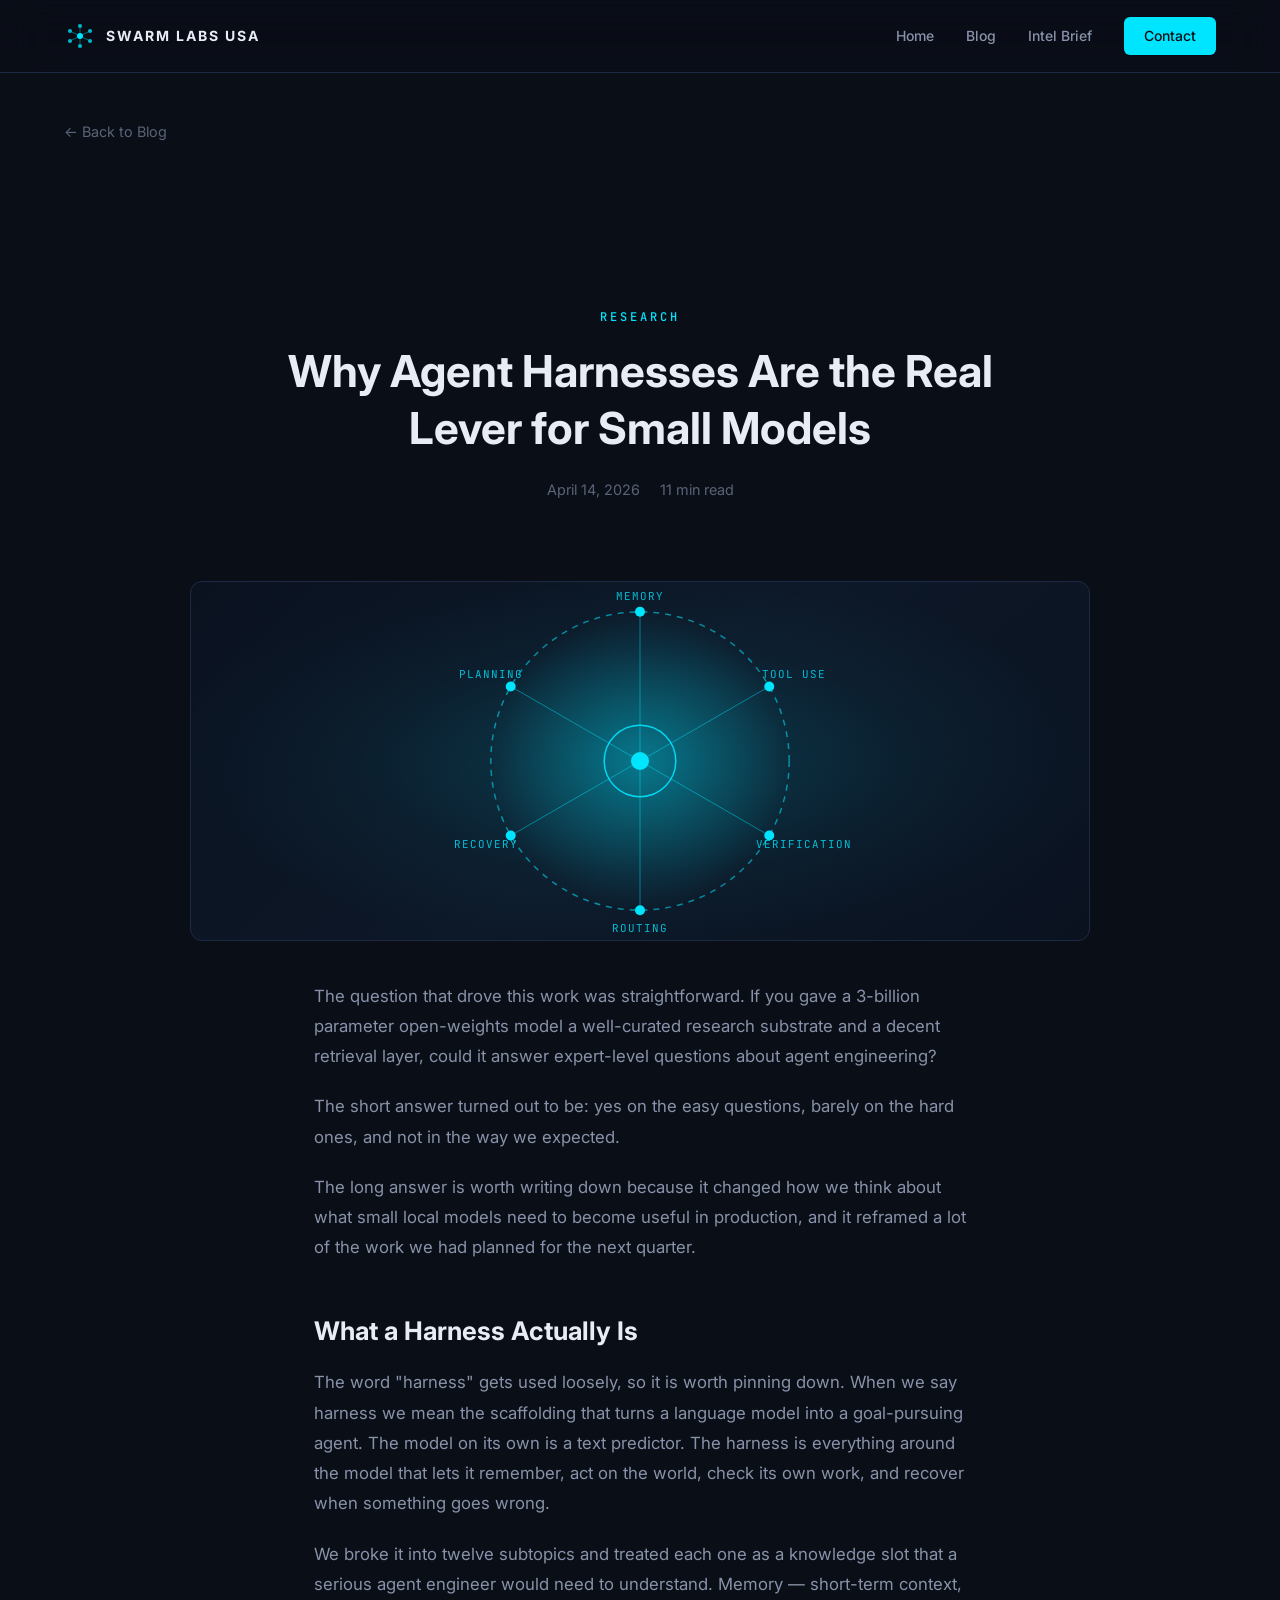
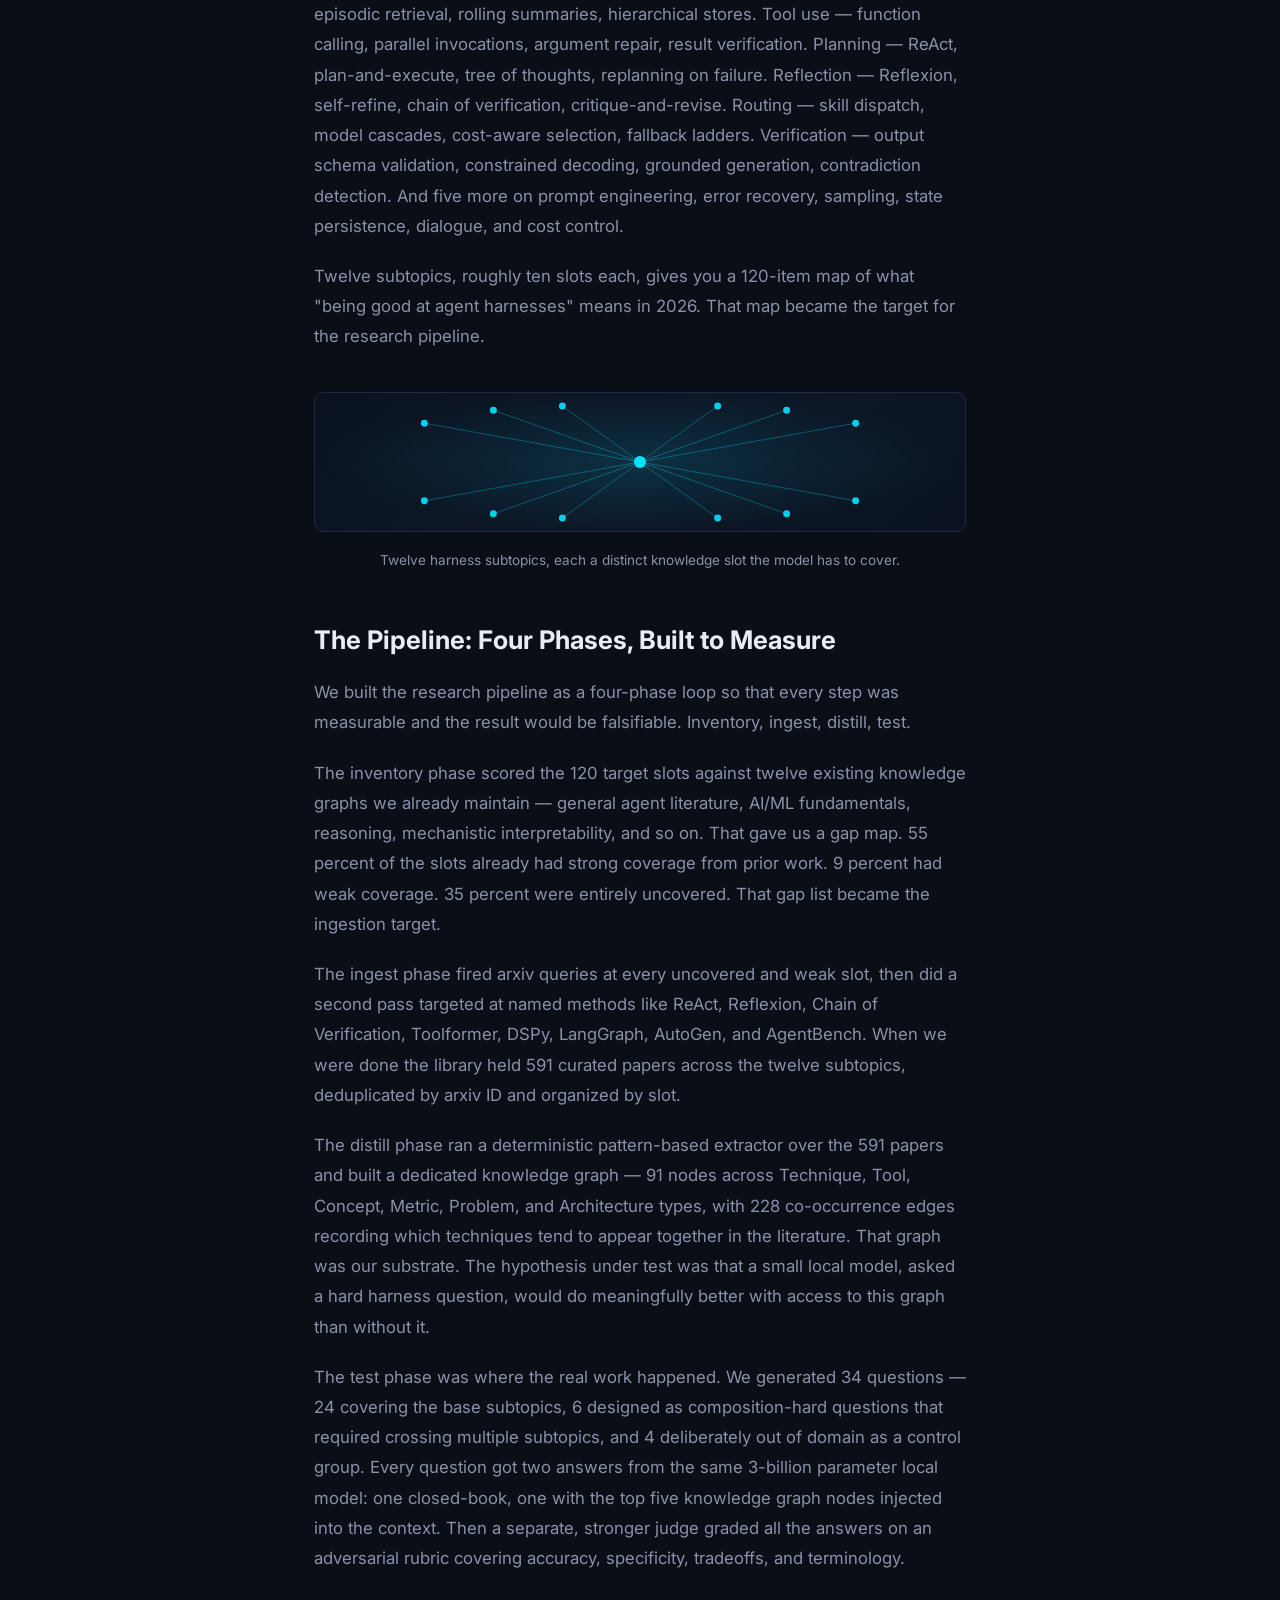
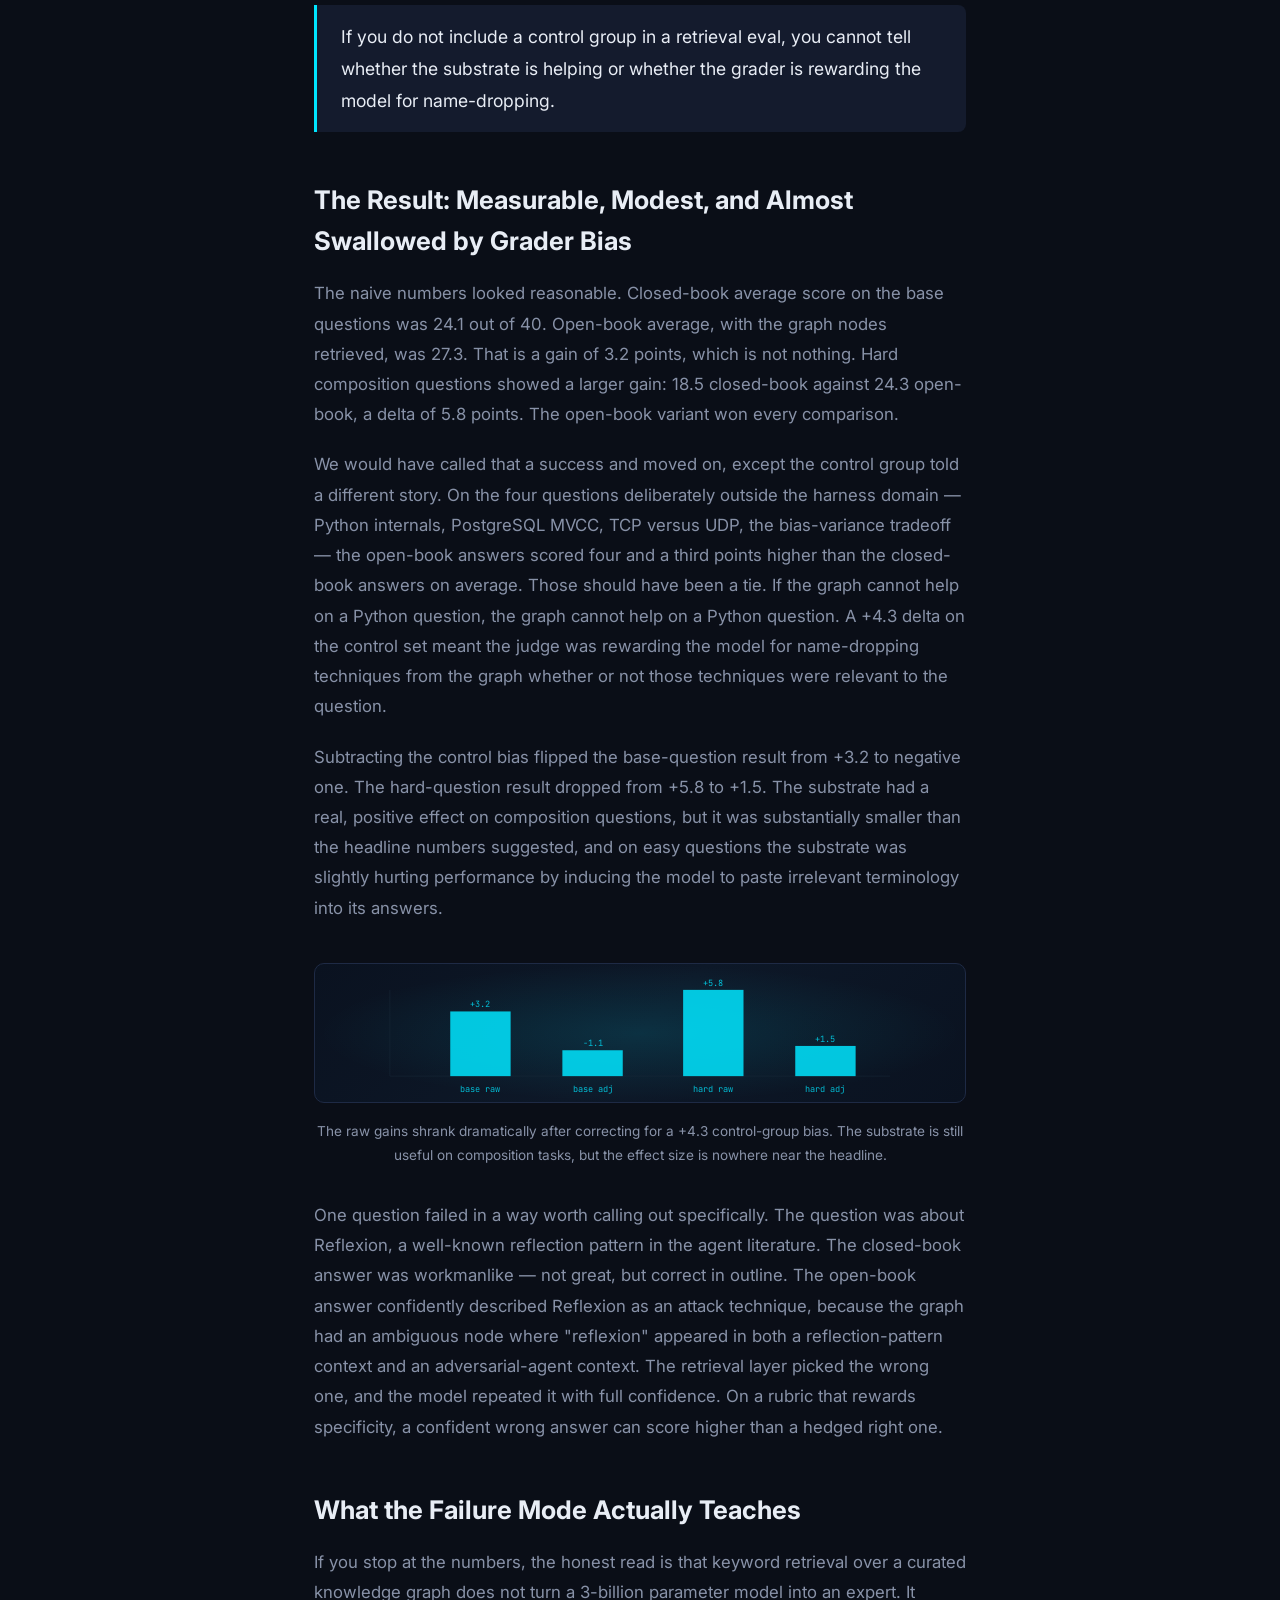
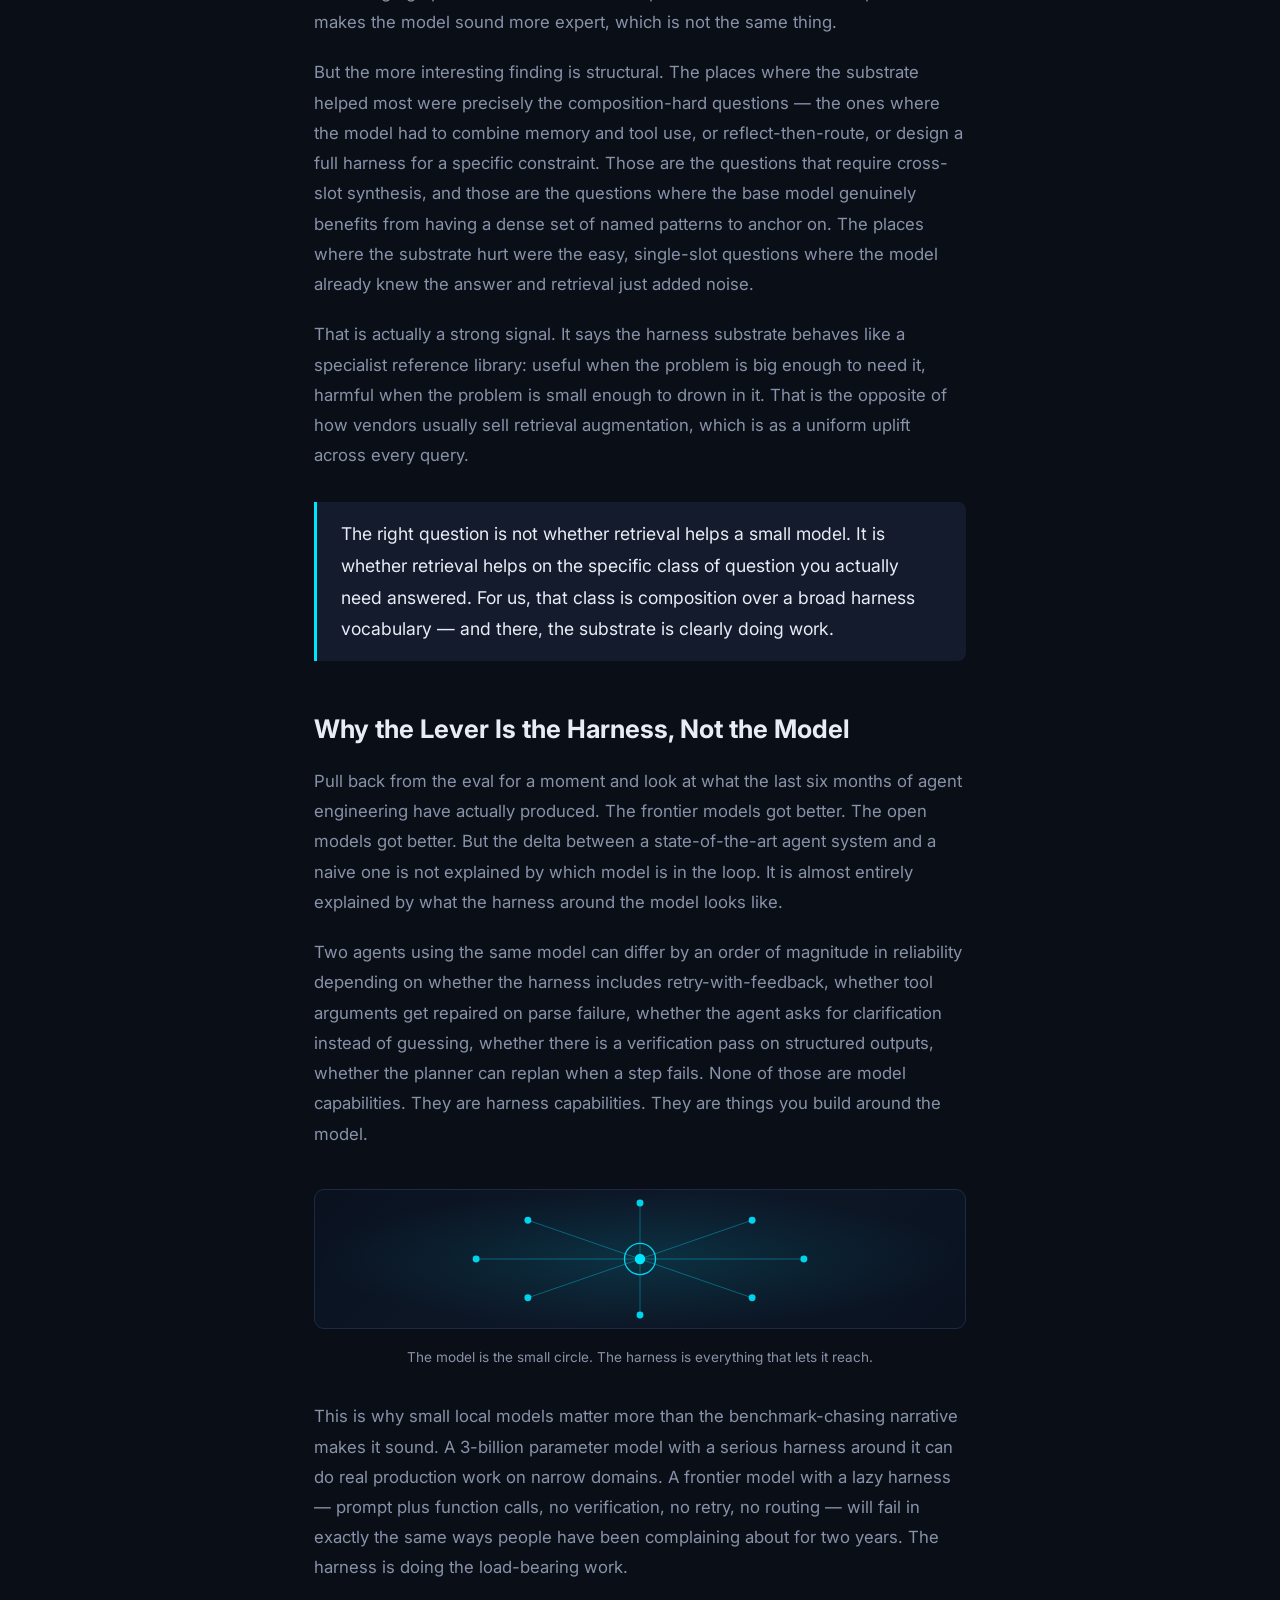
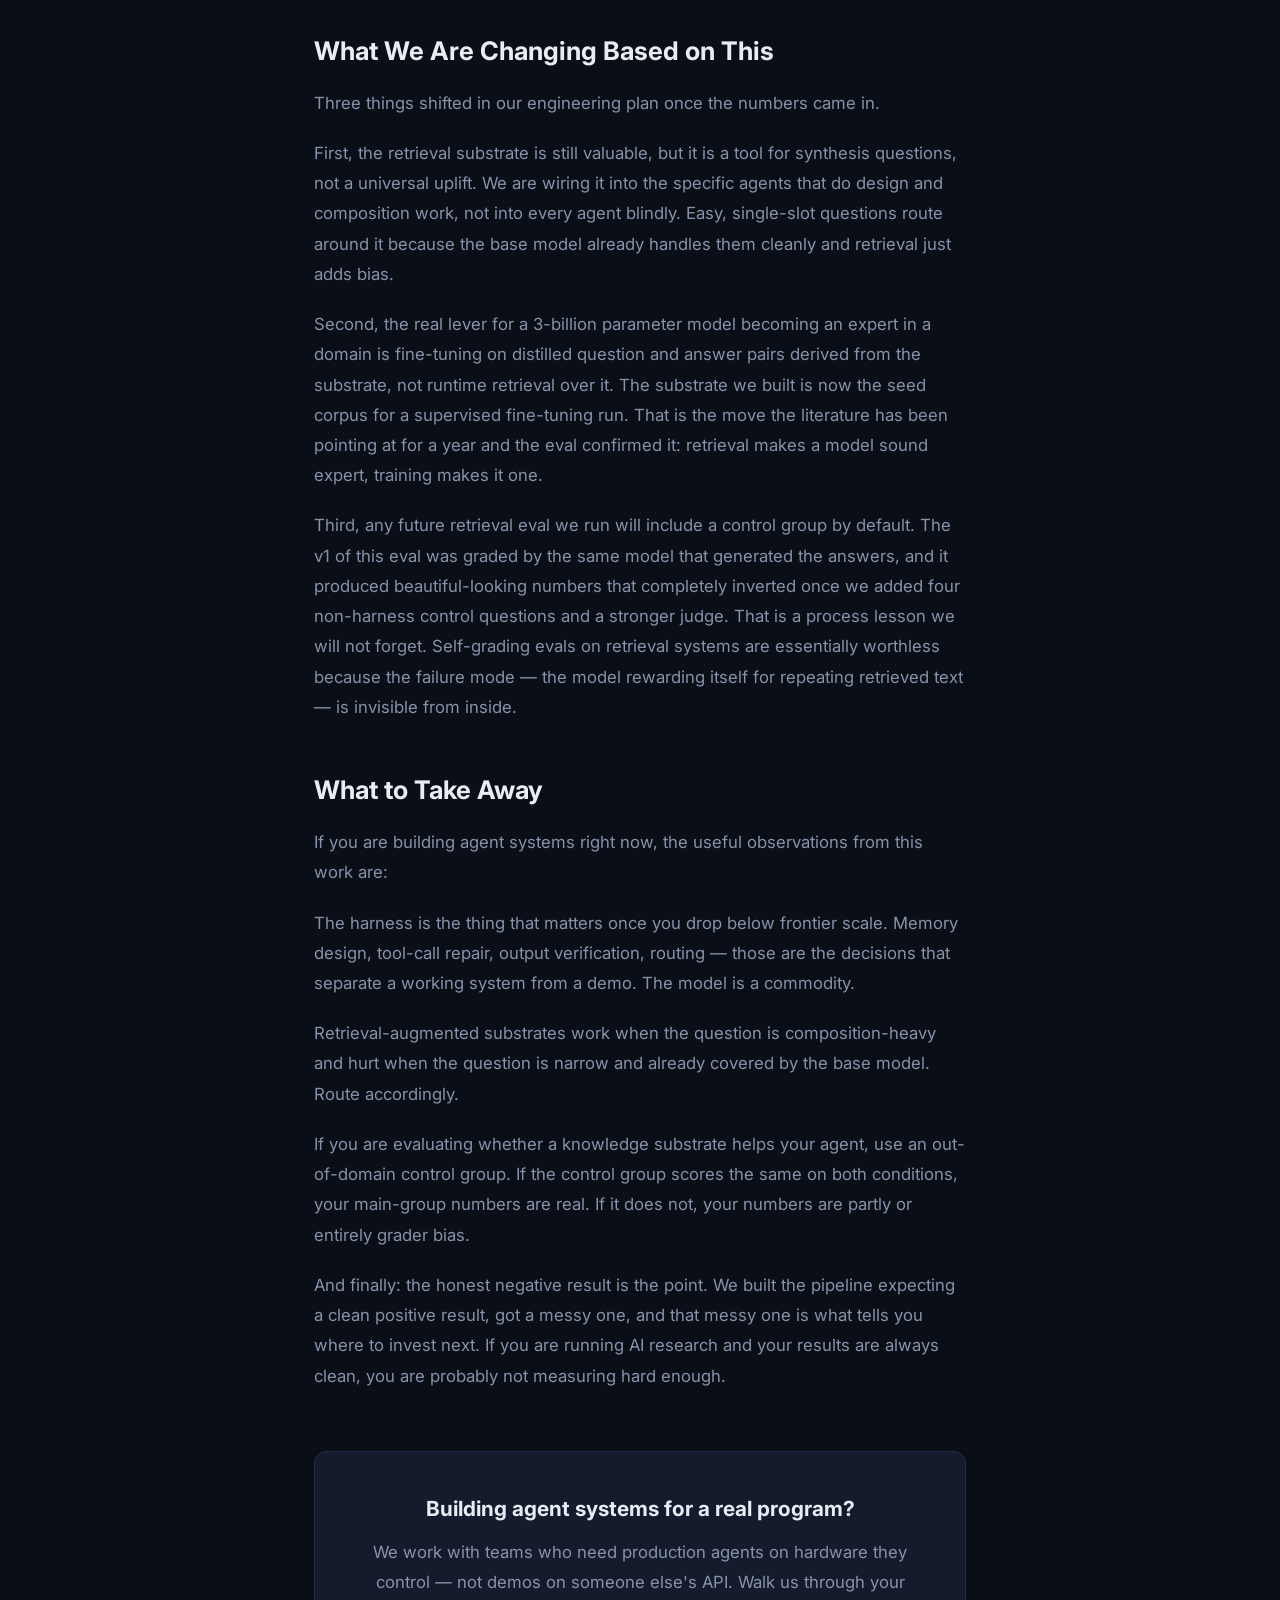
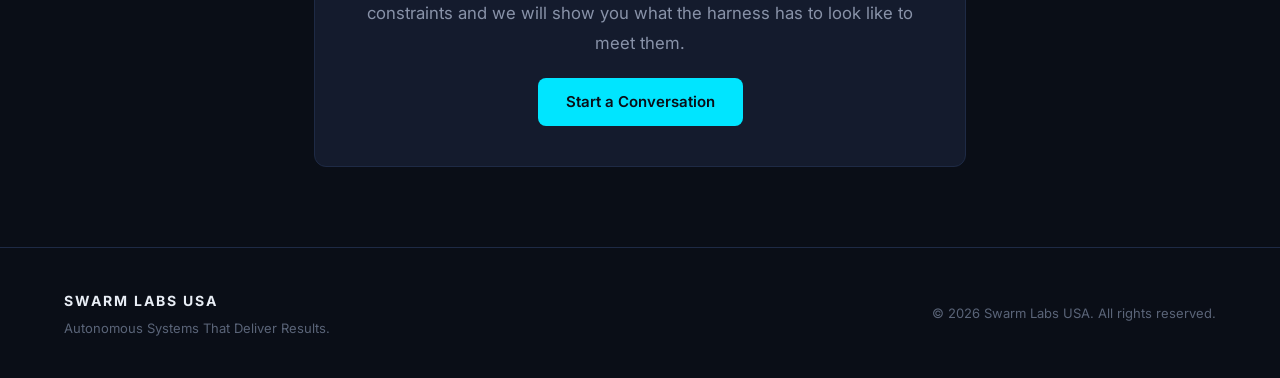
<file: blog/why-harnesses-are-the-real-lever-for-small-models.html>
<!DOCTYPE html>
<html lang="en">
<head>
    <meta charset="UTF-8">
    <meta name="viewport" content="width=device-width, initial-scale=1.0">
    <title>Why Agent Harnesses Are the Real Lever for Small Models — Swarm Labs USA</title>
    <meta name="description" content="We built a six-phase research pipeline to stress test whether a curated knowledge substrate could turn a 3B local model into an agent harness expert. Here is what actually worked, what did not, and what it means for the next wave of agent engineering.">
    <meta name="robots" content="index, follow">
    <link rel="canonical" href="https://swarmlabsusa.com/blog/why-harnesses-are-the-real-lever-for-small-models.html">

    <meta property="og:type" content="article">
    <meta property="og:title" content="Why Agent Harnesses Are the Real Lever for Small Models">
    <meta property="og:description" content="The scaffolding around a model — memory, tool use, planning, verification, routing — matters more than the model itself once you drop below frontier scale. Here is what we built to test that thesis.">
    <meta property="og:url" content="https://swarmlabsusa.com/blog/why-harnesses-are-the-real-lever-for-small-models.html">
    <meta property="og:image" content="https://swarmlabsusa.com/og/harnesses.svg">
    <meta property="article:published_time" content="2026-04-14">
    <meta property="article:author" content="Swarm Labs USA">

    <script type="application/ld+json">
    {
        "@context": "https://schema.org",
        "@type": "BlogPosting",
        "headline": "Why Agent Harnesses Are the Real Lever for Small Models",
        "description": "A honest report from a six-phase research pipeline built to test whether retrieval-based substrates create real expertise in small local models.",
        "datePublished": "2026-04-14",
        "author": {"@type": "Organization", "name": "Swarm Labs USA"},
        "publisher": {"@type": "Organization", "name": "Swarm Labs USA"},
        "url": "https://swarmlabsusa.com/blog/why-harnesses-are-the-real-lever-for-small-models.html",
        "image": "https://swarmlabsusa.com/og/harnesses.svg",
        "keywords": ["agent harness", "LLM agents", "retrieval augmented generation", "small model", "local AI", "eval methodology"]
    }
    </script>

    <link rel="preconnect" href="https://fonts.googleapis.com">
    <link rel="preconnect" href="https://fonts.gstatic.com" crossorigin>
    <link href="https://fonts.googleapis.com/css2?family=Inter:wght@300;400;500;600;700&family=JetBrains+Mono:wght@400;500&display=swap" rel="stylesheet">
    <link rel="stylesheet" href="../styles.css">
    <link rel="stylesheet" href="../blog.css">
    <link rel="icon" type="image/svg+xml" href="../favicon.svg">
</head>
<body>
    <nav class="nav">
        <div class="nav-container">
            <a href="/" class="nav-logo">
                <svg class="logo-icon" viewBox="0 0 32 32" fill="none" xmlns="http://www.w3.org/2000/svg">
                    <circle cx="16" cy="16" r="3" fill="#00e5ff"/>
                    <circle cx="16" cy="6" r="2" fill="#00e5ff" opacity="0.8"/>
                    <circle cx="16" cy="26" r="2" fill="#00e5ff" opacity="0.8"/>
                    <circle cx="6" cy="11" r="2" fill="#00e5ff" opacity="0.8"/>
                    <circle cx="26" cy="11" r="2" fill="#00e5ff" opacity="0.8"/>
                    <circle cx="6" cy="21" r="2" fill="#00e5ff" opacity="0.8"/>
                    <circle cx="26" cy="21" r="2" fill="#00e5ff" opacity="0.8"/>
                    <line x1="16" y1="13" x2="16" y2="8" stroke="#00e5ff" stroke-width="0.8" opacity="0.5"/>
                    <line x1="16" y1="19" x2="16" y2="24" stroke="#00e5ff" stroke-width="0.8" opacity="0.5"/>
                    <line x1="13.5" y1="14.5" x2="7.5" y2="12" stroke="#00e5ff" stroke-width="0.8" opacity="0.5"/>
                    <line x1="18.5" y1="14.5" x2="24.5" y2="12" stroke="#00e5ff" stroke-width="0.8" opacity="0.5"/>
                    <line x1="13.5" y1="17.5" x2="7.5" y2="20" stroke="#00e5ff" stroke-width="0.8" opacity="0.5"/>
                    <line x1="18.5" y1="17.5" x2="24.5" y2="20" stroke="#00e5ff" stroke-width="0.8" opacity="0.5"/>
                </svg>
                <span>SWARM LABS USA</span>
            </a>
            <div class="nav-links">
                <a href="/">Home</a>
                <a href="/blog.html">Blog</a>
                <a href="/news.html">Intel Brief</a>
                <a href="/#contact" class="nav-cta">Contact</a>
            </div>
        </div>
    </nav>

    <div class="container">
        <a href="/blog.html" class="article-back">&larr; Back to Blog</a>
    </div>

    <header class="article-header">
        <span class="section-tag">RESEARCH</span>
        <h1>Why Agent Harnesses Are the Real Lever for Small Models</h1>
        <div class="article-meta">
            <span>April 14, 2026</span>
            <span>11 min read</span>
        </div>
    </header>

    <div class="svg-hero" role="img" aria-label="A small model core surrounded by a harness ring with six component nodes: memory, tool use, verification, routing, recovery, planning">
        <svg viewBox="0 0 900 360" xmlns="http://www.w3.org/2000/svg">
            <defs>
                <radialGradient id="heroGlow" cx="50%" cy="50%" r="50%">
                    <stop offset="0%" stop-color="#00e5ff" stop-opacity="0.35"/>
                    <stop offset="100%" stop-color="#00e5ff" stop-opacity="0"/>
                </radialGradient>
            </defs>
            <circle cx="450" cy="180" r="150" fill="url(#heroGlow)"/>
            <circle cx="450" cy="180" r="150" stroke="#00e5ff" stroke-width="1.5" opacity="0.55" fill="none" stroke-dasharray="6 6"/>
            <circle cx="450" cy="180" r="36" stroke="#00e5ff" stroke-width="1.5" opacity="0.9" fill="none"/>
            <circle cx="450" cy="180" r="9" fill="#00e5ff"/>
            <g stroke="#00e5ff" stroke-width="1" opacity="0.45" fill="none">
                <line x1="450" y1="180" x2="450" y2="30"/>
                <line x1="450" y1="180" x2="580" y2="105"/>
                <line x1="450" y1="180" x2="580" y2="255"/>
                <line x1="450" y1="180" x2="450" y2="330"/>
                <line x1="450" y1="180" x2="320" y2="255"/>
                <line x1="450" y1="180" x2="320" y2="105"/>
            </g>
            <g fill="#00e5ff">
                <circle cx="450" cy="30"  r="5"/>
                <circle cx="580" cy="105" r="5"/>
                <circle cx="580" cy="255" r="5"/>
                <circle cx="450" cy="330" r="5"/>
                <circle cx="320" cy="255" r="5"/>
                <circle cx="320" cy="105" r="5"/>
            </g>
            <g fill="#00e5ff" opacity="0.8" font-family="'JetBrains Mono', monospace" font-size="11" text-anchor="middle" letter-spacing="1">
                <text x="450" y="18">MEMORY</text>
                <text x="605" y="97">TOOL USE</text>
                <text x="615" y="267">VERIFICATION</text>
                <text x="450" y="352">ROUTING</text>
                <text x="295" y="267">RECOVERY</text>
                <text x="300" y="97">PLANNING</text>
            </g>
        </svg>
    </div>

    <article class="article-body">

        <p>The question that drove this work was straightforward. If you gave a 3-billion parameter open-weights model a well-curated research substrate and a decent retrieval layer, could it answer expert-level questions about agent engineering?</p>

        <p>The short answer turned out to be: yes on the easy questions, barely on the hard ones, and not in the way we expected.</p>

        <p>The long answer is worth writing down because it changed how we think about what small local models need to become useful in production, and it reframed a lot of the work we had planned for the next quarter.</p>

        <h2>What a Harness Actually Is</h2>

        <p>The word &quot;harness&quot; gets used loosely, so it is worth pinning down. When we say harness we mean the scaffolding that turns a language model into a goal-pursuing agent. The model on its own is a text predictor. The harness is everything around the model that lets it remember, act on the world, check its own work, and recover when something goes wrong.</p>

        <p>We broke it into twelve subtopics and treated each one as a knowledge slot that a serious agent engineer would need to understand. Memory — short-term context, episodic retrieval, rolling summaries, hierarchical stores. Tool use — function calling, parallel invocations, argument repair, result verification. Planning — ReAct, plan-and-execute, tree of thoughts, replanning on failure. Reflection — Reflexion, self-refine, chain of verification, critique-and-revise. Routing — skill dispatch, model cascades, cost-aware selection, fallback ladders. Verification — output schema validation, constrained decoding, grounded generation, contradiction detection. And five more on prompt engineering, error recovery, sampling, state persistence, dialogue, and cost control.</p>

        <p>Twelve subtopics, roughly ten slots each, gives you a 120-item map of what &quot;being good at agent harnesses&quot; means in 2026. That map became the target for the research pipeline.</p>

        <div class="svg-divider" role="img" aria-label="Twelve subtopic nodes arranged around a central model core">
            <svg viewBox="0 0 700 160" xmlns="http://www.w3.org/2000/svg">
                <g stroke="#00e5ff" stroke-width="1" opacity="0.35" fill="none">
                    <line x1="350" y1="80" x2="100" y2="35"/>
                    <line x1="350" y1="80" x2="180" y2="20"/>
                    <line x1="350" y1="80" x2="260" y2="15"/>
                    <line x1="350" y1="80" x2="440" y2="15"/>
                    <line x1="350" y1="80" x2="520" y2="20"/>
                    <line x1="350" y1="80" x2="600" y2="35"/>
                    <line x1="350" y1="80" x2="100" y2="125"/>
                    <line x1="350" y1="80" x2="180" y2="140"/>
                    <line x1="350" y1="80" x2="260" y2="145"/>
                    <line x1="350" y1="80" x2="440" y2="145"/>
                    <line x1="350" y1="80" x2="520" y2="140"/>
                    <line x1="350" y1="80" x2="600" y2="125"/>
                </g>
                <circle cx="350" cy="80" r="7" fill="#00e5ff"/>
                <g fill="#00e5ff">
                    <circle cx="100" cy="35"  r="4" opacity="0.9"/>
                    <circle cx="180" cy="20"  r="4" opacity="0.9"/>
                    <circle cx="260" cy="15"  r="4" opacity="0.9"/>
                    <circle cx="440" cy="15"  r="4" opacity="0.9"/>
                    <circle cx="520" cy="20"  r="4" opacity="0.9"/>
                    <circle cx="600" cy="35"  r="4" opacity="0.9"/>
                    <circle cx="100" cy="125" r="4" opacity="0.9"/>
                    <circle cx="180" cy="140" r="4" opacity="0.9"/>
                    <circle cx="260" cy="145" r="4" opacity="0.9"/>
                    <circle cx="440" cy="145" r="4" opacity="0.9"/>
                    <circle cx="520" cy="140" r="4" opacity="0.9"/>
                    <circle cx="600" cy="125" r="4" opacity="0.9"/>
                </g>
            </svg>
        </div>
        <p class="svg-caption" style="text-align:center; color:var(--text-secondary); font-size:0.85rem; margin-top:-24px; margin-bottom:32px;">Twelve harness subtopics, each a distinct knowledge slot the model has to cover.</p>

        <h2>The Pipeline: Four Phases, Built to Measure</h2>

        <p>We built the research pipeline as a four-phase loop so that every step was measurable and the result would be falsifiable. Inventory, ingest, distill, test.</p>

        <p>The inventory phase scored the 120 target slots against twelve existing knowledge graphs we already maintain — general agent literature, AI/ML fundamentals, reasoning, mechanistic interpretability, and so on. That gave us a gap map. 55 percent of the slots already had strong coverage from prior work. 9 percent had weak coverage. 35 percent were entirely uncovered. That gap list became the ingestion target.</p>

        <p>The ingest phase fired arxiv queries at every uncovered and weak slot, then did a second pass targeted at named methods like ReAct, Reflexion, Chain of Verification, Toolformer, DSPy, LangGraph, AutoGen, and AgentBench. When we were done the library held 591 curated papers across the twelve subtopics, deduplicated by arxiv ID and organized by slot.</p>

        <p>The distill phase ran a deterministic pattern-based extractor over the 591 papers and built a dedicated knowledge graph — 91 nodes across Technique, Tool, Concept, Metric, Problem, and Architecture types, with 228 co-occurrence edges recording which techniques tend to appear together in the literature. That graph was our substrate. The hypothesis under test was that a small local model, asked a hard harness question, would do meaningfully better with access to this graph than without it.</p>

        <p>The test phase was where the real work happened. We generated 34 questions — 24 covering the base subtopics, 6 designed as composition-hard questions that required crossing multiple subtopics, and 4 deliberately out of domain as a control group. Every question got two answers from the same 3-billion parameter local model: one closed-book, one with the top five knowledge graph nodes injected into the context. Then a separate, stronger judge graded all the answers on an adversarial rubric covering accuracy, specificity, tradeoffs, and terminology.</p>

        <blockquote>
            <p>If you do not include a control group in a retrieval eval, you cannot tell whether the substrate is helping or whether the grader is rewarding the model for name-dropping.</p>
        </blockquote>

        <h2>The Result: Measurable, Modest, and Almost Swallowed by Grader Bias</h2>

        <p>The naive numbers looked reasonable. Closed-book average score on the base questions was 24.1 out of 40. Open-book average, with the graph nodes retrieved, was 27.3. That is a gain of 3.2 points, which is not nothing. Hard composition questions showed a larger gain: 18.5 closed-book against 24.3 open-book, a delta of 5.8 points. The open-book variant won every comparison.</p>

        <p>We would have called that a success and moved on, except the control group told a different story. On the four questions deliberately outside the harness domain — Python internals, PostgreSQL MVCC, TCP versus UDP, the bias-variance tradeoff — the open-book answers scored four and a third points higher than the closed-book answers on average. Those should have been a tie. If the graph cannot help on a Python question, the graph cannot help on a Python question. A +4.3 delta on the control set meant the judge was rewarding the model for name-dropping techniques from the graph whether or not those techniques were relevant to the question.</p>

        <p>Subtracting the control bias flipped the base-question result from +3.2 to negative one. The hard-question result dropped from +5.8 to +1.5. The substrate had a real, positive effect on composition questions, but it was substantially smaller than the headline numbers suggested, and on easy questions the substrate was slightly hurting performance by inducing the model to paste irrelevant terminology into its answers.</p>

        <div class="svg-divider" role="img" aria-label="A bar showing a raw positive result shrinking after control-group correction">
            <svg viewBox="0 0 700 160" xmlns="http://www.w3.org/2000/svg">
                <g stroke="#1a2a3a" stroke-width="1" opacity="0.6">
                    <line x1="60" y1="130" x2="640" y2="130"/>
                    <line x1="60" y1="30" x2="60" y2="130"/>
                </g>
                <rect x="130" y="55" width="70" height="75" fill="#00e5ff" opacity="0.85"/>
                <rect x="260" y="100" width="70" height="30" fill="#00e5ff" opacity="0.85"/>
                <rect x="400" y="30" width="70" height="100" fill="#00e5ff" opacity="0.85"/>
                <rect x="530" y="95" width="70" height="35" fill="#00e5ff" opacity="0.85"/>
                <g fill="#00e5ff" opacity="0.8" font-family="'JetBrains Mono', monospace" font-size="10" text-anchor="middle">
                    <text x="165" y="148">base raw</text>
                    <text x="165" y="50">+3.2</text>
                    <text x="295" y="148">base adj</text>
                    <text x="295" y="95">-1.1</text>
                    <text x="435" y="148">hard raw</text>
                    <text x="435" y="25">+5.8</text>
                    <text x="565" y="148">hard adj</text>
                    <text x="565" y="90">+1.5</text>
                </g>
            </svg>
        </div>
        <p class="svg-caption" style="text-align:center; color:var(--text-secondary); font-size:0.85rem; margin-top:-24px; margin-bottom:32px;">The raw gains shrank dramatically after correcting for a +4.3 control-group bias. The substrate is still useful on composition tasks, but the effect size is nowhere near the headline.</p>

        <p>One question failed in a way worth calling out specifically. The question was about Reflexion, a well-known reflection pattern in the agent literature. The closed-book answer was workmanlike — not great, but correct in outline. The open-book answer confidently described Reflexion as an attack technique, because the graph had an ambiguous node where &quot;reflexion&quot; appeared in both a reflection-pattern context and an adversarial-agent context. The retrieval layer picked the wrong one, and the model repeated it with full confidence. On a rubric that rewards specificity, a confident wrong answer can score higher than a hedged right one.</p>

        <h2>What the Failure Mode Actually Teaches</h2>

        <p>If you stop at the numbers, the honest read is that keyword retrieval over a curated knowledge graph does not turn a 3-billion parameter model into an expert. It makes the model sound more expert, which is not the same thing.</p>

        <p>But the more interesting finding is structural. The places where the substrate helped most were precisely the composition-hard questions — the ones where the model had to combine memory and tool use, or reflect-then-route, or design a full harness for a specific constraint. Those are the questions that require cross-slot synthesis, and those are the questions where the base model genuinely benefits from having a dense set of named patterns to anchor on. The places where the substrate hurt were the easy, single-slot questions where the model already knew the answer and retrieval just added noise.</p>

        <p>That is actually a strong signal. It says the harness substrate behaves like a specialist reference library: useful when the problem is big enough to need it, harmful when the problem is small enough to drown in it. That is the opposite of how vendors usually sell retrieval augmentation, which is as a uniform uplift across every query.</p>

        <blockquote>
            <p>The right question is not whether retrieval helps a small model. It is whether retrieval helps on the specific class of question you actually need answered. For us, that class is composition over a broad harness vocabulary — and there, the substrate is clearly doing work.</p>
        </blockquote>

        <h2>Why the Lever Is the Harness, Not the Model</h2>

        <p>Pull back from the eval for a moment and look at what the last six months of agent engineering have actually produced. The frontier models got better. The open models got better. But the delta between a state-of-the-art agent system and a naive one is not explained by which model is in the loop. It is almost entirely explained by what the harness around the model looks like.</p>

        <p>Two agents using the same model can differ by an order of magnitude in reliability depending on whether the harness includes retry-with-feedback, whether tool arguments get repaired on parse failure, whether the agent asks for clarification instead of guessing, whether there is a verification pass on structured outputs, whether the planner can replan when a step fails. None of those are model capabilities. They are harness capabilities. They are things you build around the model.</p>

        <div class="svg-divider" role="img" aria-label="A small model node gaining reach through six harness spokes">
            <svg viewBox="0 0 700 160" xmlns="http://www.w3.org/2000/svg">
                <g stroke="#00e5ff" stroke-width="1" opacity="0.4" fill="none">
                    <line x1="350" y1="80" x2="350" y2="15"/>
                    <line x1="350" y1="80" x2="480" y2="35"/>
                    <line x1="350" y1="80" x2="540" y2="80"/>
                    <line x1="350" y1="80" x2="480" y2="125"/>
                    <line x1="350" y1="80" x2="350" y2="145"/>
                    <line x1="350" y1="80" x2="220" y2="125"/>
                    <line x1="350" y1="80" x2="160" y2="80"/>
                    <line x1="350" y1="80" x2="220" y2="35"/>
                </g>
                <circle cx="350" cy="80" r="18" stroke="#00e5ff" stroke-width="1.5" opacity="0.9" fill="none"/>
                <circle cx="350" cy="80" r="6" fill="#00e5ff"/>
                <g fill="#00e5ff">
                    <circle cx="350" cy="15"  r="4" opacity="0.9"/>
                    <circle cx="480" cy="35"  r="4" opacity="0.9"/>
                    <circle cx="540" cy="80"  r="4" opacity="0.9"/>
                    <circle cx="480" cy="125" r="4" opacity="0.9"/>
                    <circle cx="350" cy="145" r="4" opacity="0.9"/>
                    <circle cx="220" cy="125" r="4" opacity="0.9"/>
                    <circle cx="160" cy="80"  r="4" opacity="0.9"/>
                    <circle cx="220" cy="35"  r="4" opacity="0.9"/>
                </g>
            </svg>
        </div>
        <p class="svg-caption" style="text-align:center; color:var(--text-secondary); font-size:0.85rem; margin-top:-24px; margin-bottom:32px;">The model is the small circle. The harness is everything that lets it reach.</p>

        <p>This is why small local models matter more than the benchmark-chasing narrative makes it sound. A 3-billion parameter model with a serious harness around it can do real production work on narrow domains. A frontier model with a lazy harness — prompt plus function calls, no verification, no retry, no routing — will fail in exactly the same ways people have been complaining about for two years. The harness is doing the load-bearing work.</p>

        <h2>What We Are Changing Based on This</h2>

        <p>Three things shifted in our engineering plan once the numbers came in.</p>

        <p>First, the retrieval substrate is still valuable, but it is a tool for synthesis questions, not a universal uplift. We are wiring it into the specific agents that do design and composition work, not into every agent blindly. Easy, single-slot questions route around it because the base model already handles them cleanly and retrieval just adds bias.</p>

        <p>Second, the real lever for a 3-billion parameter model becoming an expert in a domain is fine-tuning on distilled question and answer pairs derived from the substrate, not runtime retrieval over it. The substrate we built is now the seed corpus for a supervised fine-tuning run. That is the move the literature has been pointing at for a year and the eval confirmed it: retrieval makes a model sound expert, training makes it one.</p>

        <p>Third, any future retrieval eval we run will include a control group by default. The v1 of this eval was graded by the same model that generated the answers, and it produced beautiful-looking numbers that completely inverted once we added four non-harness control questions and a stronger judge. That is a process lesson we will not forget. Self-grading evals on retrieval systems are essentially worthless because the failure mode — the model rewarding itself for repeating retrieved text — is invisible from inside.</p>

        <h2>What to Take Away</h2>

        <p>If you are building agent systems right now, the useful observations from this work are:</p>

        <p>The harness is the thing that matters once you drop below frontier scale. Memory design, tool-call repair, output verification, routing — those are the decisions that separate a working system from a demo. The model is a commodity.</p>

        <p>Retrieval-augmented substrates work when the question is composition-heavy and hurt when the question is narrow and already covered by the base model. Route accordingly.</p>

        <p>If you are evaluating whether a knowledge substrate helps your agent, use an out-of-domain control group. If the control group scores the same on both conditions, your main-group numbers are real. If it does not, your numbers are partly or entirely grader bias.</p>

        <p>And finally: the honest negative result is the point. We built the pipeline expecting a clean positive result, got a messy one, and that messy one is what tells you where to invest next. If you are running AI research and your results are always clean, you are probably not measuring hard enough.</p>

        <div class="article-cta">
            <h3>Building agent systems for a real program?</h3>
            <p>We work with teams who need production agents on hardware they control — not demos on someone else&apos;s API. Walk us through your constraints and we will show you what the harness has to look like to meet them.</p>
            <a href="/#contact" class="btn btn-primary">Start a Conversation</a>
        </div>

    </article>

    <footer class="footer">
        <div class="container">
            <div class="footer-content">
                <div class="footer-brand">
                    <span class="footer-logo">SWARM LABS USA</span>
                    <p>Autonomous Systems That Deliver Results.</p>
                </div>
                <div class="footer-legal">
                    <p>&copy; 2026 Swarm Labs USA. All rights reserved.</p>
                </div>
            </div>
        </div>
    </footer>
</body>
</html>
</file>
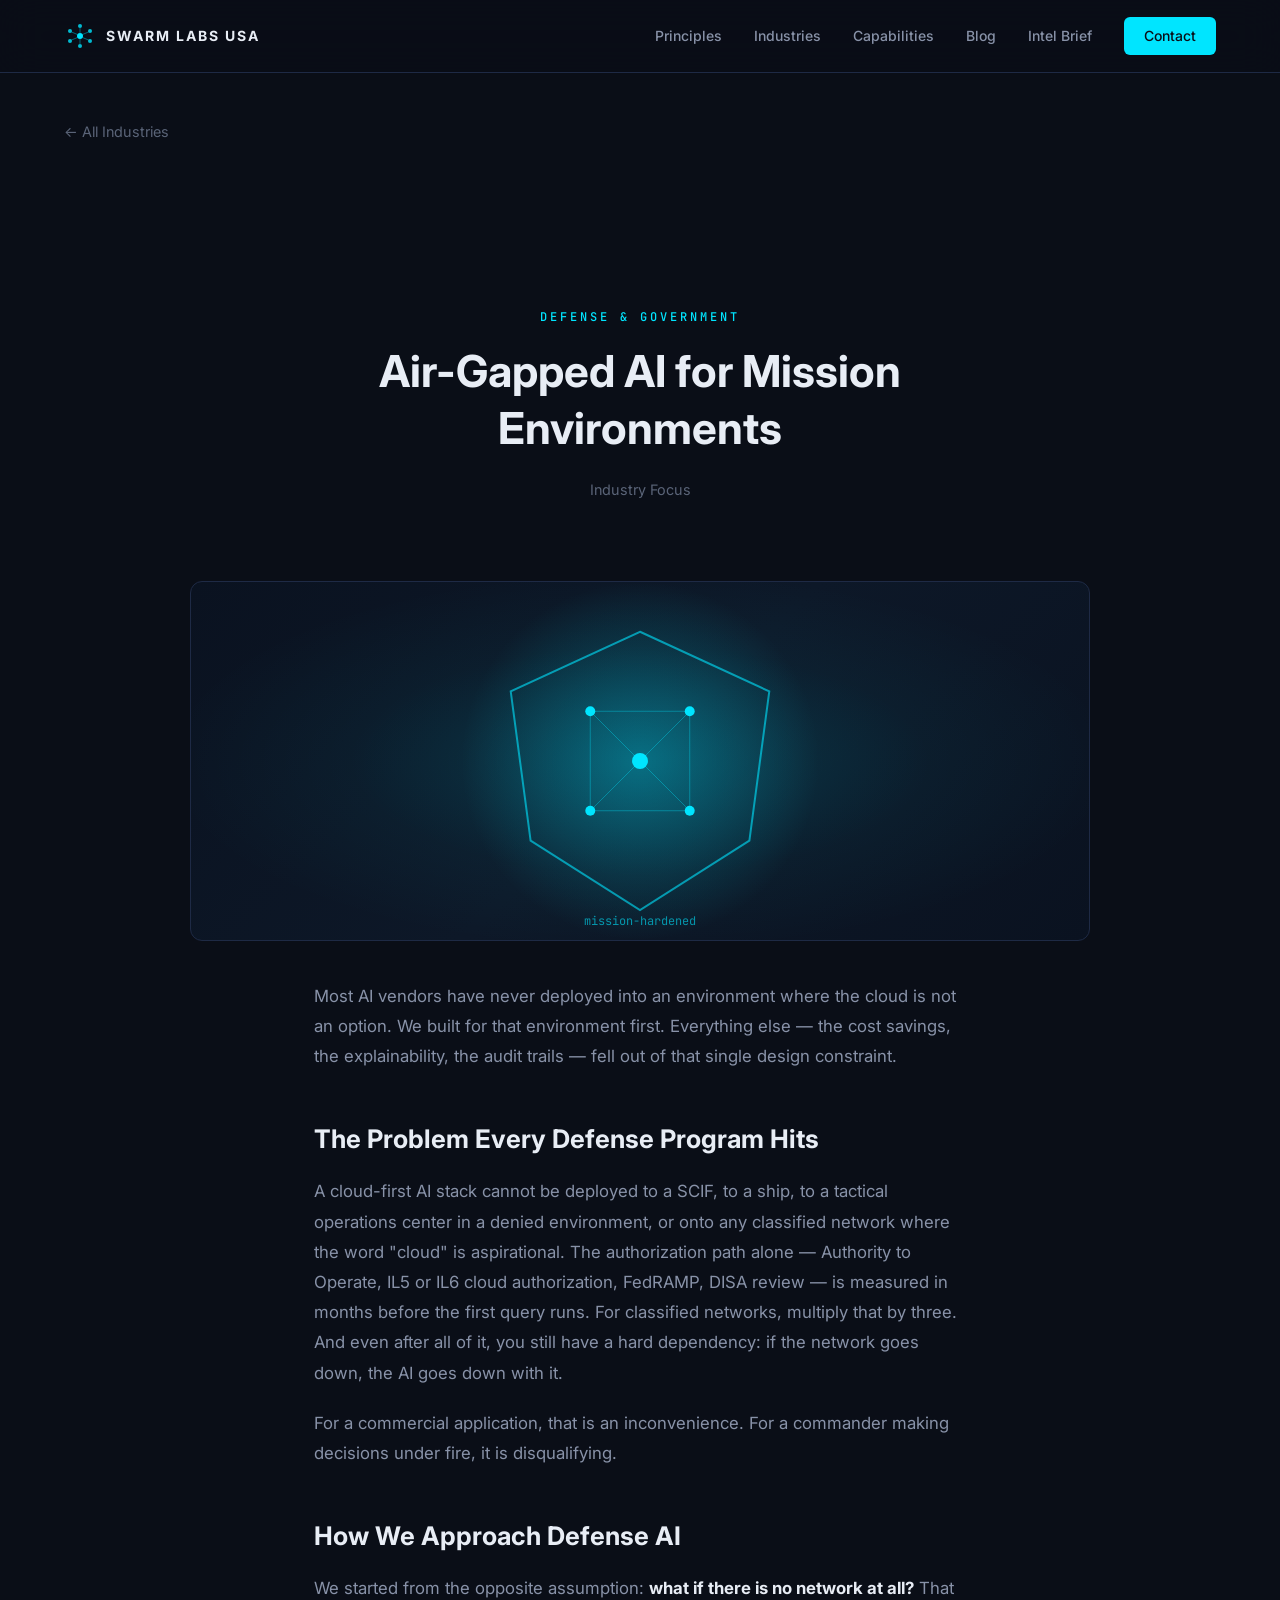
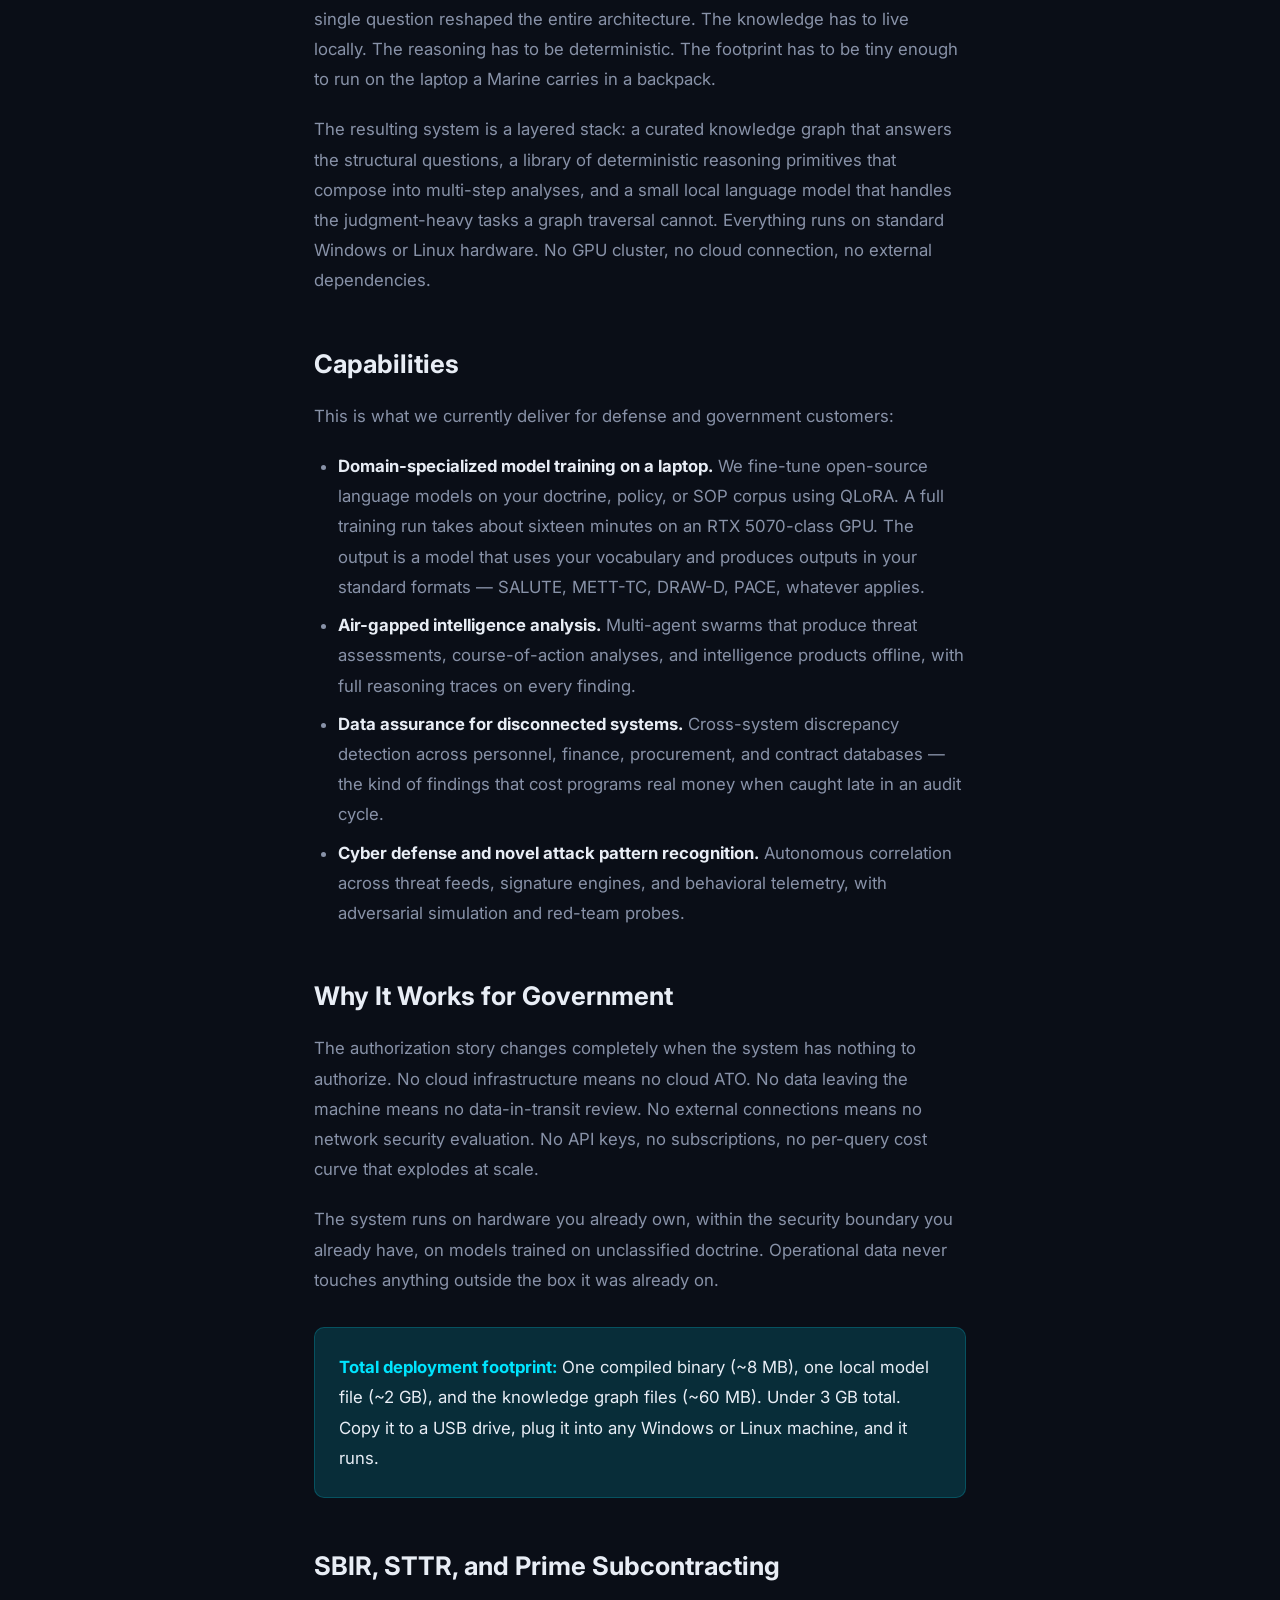
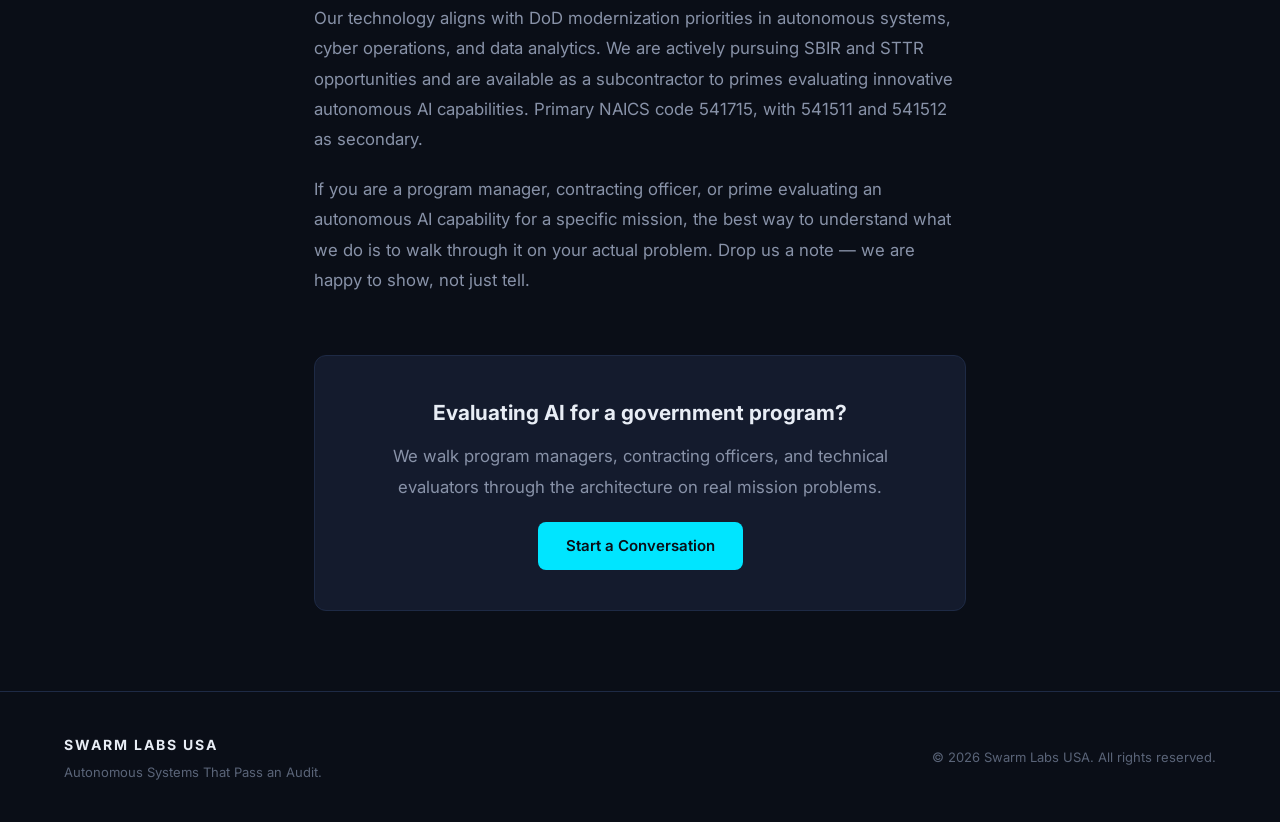
<file: industries/defense-and-government.html>
<!DOCTYPE html>
<html lang="en">
<head>
    <meta charset="UTF-8">
    <meta name="viewport" content="width=device-width, initial-scale=1.0">
    <title>Defense &amp; Government — Swarm Labs USA</title>
    <meta name="description" content="Air-gapped autonomous AI for defense and government environments. Runs on standard laptops, fine-tuned on your doctrine, full audit trails, zero cloud dependency. SBIR/STTR aligned.">
    <meta name="robots" content="index, follow">
    <link rel="canonical" href="https://swarmlabsusa.com/industries/defense-and-government.html">

    <meta property="og:type" content="website">
    <meta property="og:title" content="Defense &amp; Government — Swarm Labs USA">
    <meta property="og:description" content="Air-gapped AI swarms for defense and government. Runs offline on standard laptops. Fine-tuned on your doctrine. Full audit trails.">
    <meta property="og:url" content="https://swarmlabsusa.com/industries/defense-and-government.html">
    <meta property="og:image" content="https://swarmlabsusa.com/og/default.svg">

    <link rel="preconnect" href="https://fonts.googleapis.com">
    <link rel="preconnect" href="https://fonts.gstatic.com" crossorigin>
    <link href="https://fonts.googleapis.com/css2?family=Inter:wght@300;400;500;600;700&family=JetBrains+Mono:wght@400;500&display=swap" rel="stylesheet">
    <link rel="stylesheet" href="../styles.css">
    <link rel="stylesheet" href="../blog.css">
    <link rel="icon" type="image/svg+xml" href="../favicon.svg">
</head>
<body>
    <nav class="nav">
        <div class="nav-container">
            <a href="/" class="nav-logo">
                <svg class="logo-icon" viewBox="0 0 32 32" fill="none" xmlns="http://www.w3.org/2000/svg">
                    <circle cx="16" cy="16" r="3" fill="#00e5ff"/>
                    <circle cx="16" cy="6" r="2" fill="#00e5ff" opacity="0.8"/>
                    <circle cx="16" cy="26" r="2" fill="#00e5ff" opacity="0.8"/>
                    <circle cx="6" cy="11" r="2" fill="#00e5ff" opacity="0.8"/>
                    <circle cx="26" cy="11" r="2" fill="#00e5ff" opacity="0.8"/>
                    <circle cx="6" cy="21" r="2" fill="#00e5ff" opacity="0.8"/>
                    <circle cx="26" cy="21" r="2" fill="#00e5ff" opacity="0.8"/>
                    <line x1="16" y1="13" x2="16" y2="8" stroke="#00e5ff" stroke-width="0.8" opacity="0.5"/>
                    <line x1="16" y1="19" x2="16" y2="24" stroke="#00e5ff" stroke-width="0.8" opacity="0.5"/>
                    <line x1="13.5" y1="14.5" x2="7.5" y2="12" stroke="#00e5ff" stroke-width="0.8" opacity="0.5"/>
                    <line x1="18.5" y1="14.5" x2="24.5" y2="12" stroke="#00e5ff" stroke-width="0.8" opacity="0.5"/>
                    <line x1="13.5" y1="17.5" x2="7.5" y2="20" stroke="#00e5ff" stroke-width="0.8" opacity="0.5"/>
                    <line x1="18.5" y1="17.5" x2="24.5" y2="20" stroke="#00e5ff" stroke-width="0.8" opacity="0.5"/>
                </svg>
                <span>SWARM LABS USA</span>
            </a>
            <div class="nav-links">
                <a href="/#pillars">Principles</a>
                <a href="/#industries">Industries</a>
                <a href="/#solutions">Capabilities</a>
                <a href="/blog.html">Blog</a>
                <a href="/news.html">Intel Brief</a>
                <a href="/#contact" class="nav-cta">Contact</a>
            </div>
        </div>
    </nav>

    <div class="container">
        <a href="/#industries" class="article-back">&larr; All Industries</a>
    </div>

    <header class="article-header">
        <span class="section-tag">DEFENSE &amp; GOVERNMENT</span>
        <h1>Air-Gapped AI for Mission Environments</h1>
        <div class="article-meta">
            <span>Industry Focus</span>
        </div>
    </header>

    <div class="svg-hero" role="img" aria-label="Shield lattice: a protective outline with an internal swarm network">
        <svg viewBox="0 0 900 360" xmlns="http://www.w3.org/2000/svg">
            <defs>
                <radialGradient id="dg" cx="50%" cy="50%" r="50%">
                    <stop offset="0%" stop-color="#00e5ff" stop-opacity="0.3"/>
                    <stop offset="100%" stop-color="#00e5ff" stop-opacity="0"/>
                </radialGradient>
            </defs>
            <circle cx="450" cy="180" r="180" fill="url(#dg)"/>
            <path d="M 450 50 L 580 110 L 560 260 L 450 330 L 340 260 L 320 110 Z"
                  stroke="#00e5ff" stroke-width="2" opacity="0.6" fill="none"/>
            <g stroke="#00e5ff" stroke-width="1" opacity="0.35" fill="none">
                <line x1="450" y1="180" x2="400" y2="130"/>
                <line x1="450" y1="180" x2="500" y2="130"/>
                <line x1="450" y1="180" x2="400" y2="230"/>
                <line x1="450" y1="180" x2="500" y2="230"/>
                <line x1="400" y1="130" x2="500" y2="130"/>
                <line x1="400" y1="230" x2="500" y2="230"/>
                <line x1="400" y1="130" x2="400" y2="230"/>
                <line x1="500" y1="130" x2="500" y2="230"/>
            </g>
            <g fill="#00e5ff">
                <circle cx="450" cy="180" r="8"/>
                <circle cx="400" cy="130" r="5"/>
                <circle cx="500" cy="130" r="5"/>
                <circle cx="400" cy="230" r="5"/>
                <circle cx="500" cy="230" r="5"/>
            </g>
            <text x="450" y="345" fill="#00e5ff" opacity="0.6" font-family="'JetBrains Mono', monospace" font-size="12" text-anchor="middle">mission-hardened</text>
        </svg>
    </div>

    <article class="article-body">

        <p>Most AI vendors have never deployed into an environment where the cloud is not an option. We built for that environment first. Everything else — the cost savings, the explainability, the audit trails — fell out of that single design constraint.</p>

        <h2>The Problem Every Defense Program Hits</h2>

        <p>A cloud-first AI stack cannot be deployed to a SCIF, to a ship, to a tactical operations center in a denied environment, or onto any classified network where the word &quot;cloud&quot; is aspirational. The authorization path alone — Authority to Operate, IL5 or IL6 cloud authorization, FedRAMP, DISA review — is measured in months before the first query runs. For classified networks, multiply that by three. And even after all of it, you still have a hard dependency: if the network goes down, the AI goes down with it.</p>

        <p>For a commercial application, that is an inconvenience. For a commander making decisions under fire, it is disqualifying.</p>

        <h2>How We Approach Defense AI</h2>

        <p>We started from the opposite assumption: <strong>what if there is no network at all?</strong> That single question reshaped the entire architecture. The knowledge has to live locally. The reasoning has to be deterministic. The footprint has to be tiny enough to run on the laptop a Marine carries in a backpack.</p>

        <p>The resulting system is a layered stack: a curated knowledge graph that answers the structural questions, a library of deterministic reasoning primitives that compose into multi-step analyses, and a small local language model that handles the judgment-heavy tasks a graph traversal cannot. Everything runs on standard Windows or Linux hardware. No GPU cluster, no cloud connection, no external dependencies.</p>

        <h2>Capabilities</h2>

        <p>This is what we currently deliver for defense and government customers:</p>

        <ul>
            <li><strong>Domain-specialized model training on a laptop.</strong> We fine-tune open-source language models on your doctrine, policy, or SOP corpus using QLoRA. A full training run takes about sixteen minutes on an RTX 5070-class GPU. The output is a model that uses your vocabulary and produces outputs in your standard formats — SALUTE, METT-TC, DRAW-D, PACE, whatever applies.</li>
            <li><strong>Air-gapped intelligence analysis.</strong> Multi-agent swarms that produce threat assessments, course-of-action analyses, and intelligence products offline, with full reasoning traces on every finding.</li>
            <li><strong>Data assurance for disconnected systems.</strong> Cross-system discrepancy detection across personnel, finance, procurement, and contract databases — the kind of findings that cost programs real money when caught late in an audit cycle.</li>
            <li><strong>Cyber defense and novel attack pattern recognition.</strong> Autonomous correlation across threat feeds, signature engines, and behavioral telemetry, with adversarial simulation and red-team probes.</li>
        </ul>

        <h2>Why It Works for Government</h2>

        <p>The authorization story changes completely when the system has nothing to authorize. No cloud infrastructure means no cloud ATO. No data leaving the machine means no data-in-transit review. No external connections means no network security evaluation. No API keys, no subscriptions, no per-query cost curve that explodes at scale.</p>

        <p>The system runs on hardware you already own, within the security boundary you already have, on models trained on unclassified doctrine. Operational data never touches anything outside the box it was already on.</p>

        <div class="callout">
            <p><strong>Total deployment footprint:</strong> One compiled binary (~8 MB), one local model file (~2 GB), and the knowledge graph files (~60 MB). Under 3 GB total. Copy it to a USB drive, plug it into any Windows or Linux machine, and it runs.</p>
        </div>

        <h2>SBIR, STTR, and Prime Subcontracting</h2>

        <p>Our technology aligns with DoD modernization priorities in autonomous systems, cyber operations, and data analytics. We are actively pursuing SBIR and STTR opportunities and are available as a subcontractor to primes evaluating innovative autonomous AI capabilities. Primary NAICS code 541715, with 541511 and 541512 as secondary.</p>

        <p>If you are a program manager, contracting officer, or prime evaluating an autonomous AI capability for a specific mission, the best way to understand what we do is to walk through it on your actual problem. Drop us a note — we are happy to show, not just tell.</p>

        <div class="article-cta">
            <h3>Evaluating AI for a government program?</h3>
            <p>We walk program managers, contracting officers, and technical evaluators through the architecture on real mission problems.</p>
            <a href="/#contact" class="btn btn-primary">Start a Conversation</a>
        </div>

    </article>

    <footer class="footer">
        <div class="container">
            <div class="footer-content">
                <div class="footer-brand">
                    <span class="footer-logo">SWARM LABS USA</span>
                    <p>Autonomous Systems That Pass an Audit.</p>
                </div>
                <div class="footer-legal">
                    <p>&copy; 2026 Swarm Labs USA. All rights reserved.</p>
                </div>
            </div>
        </div>
    </footer>
</body>
</html>
</file>
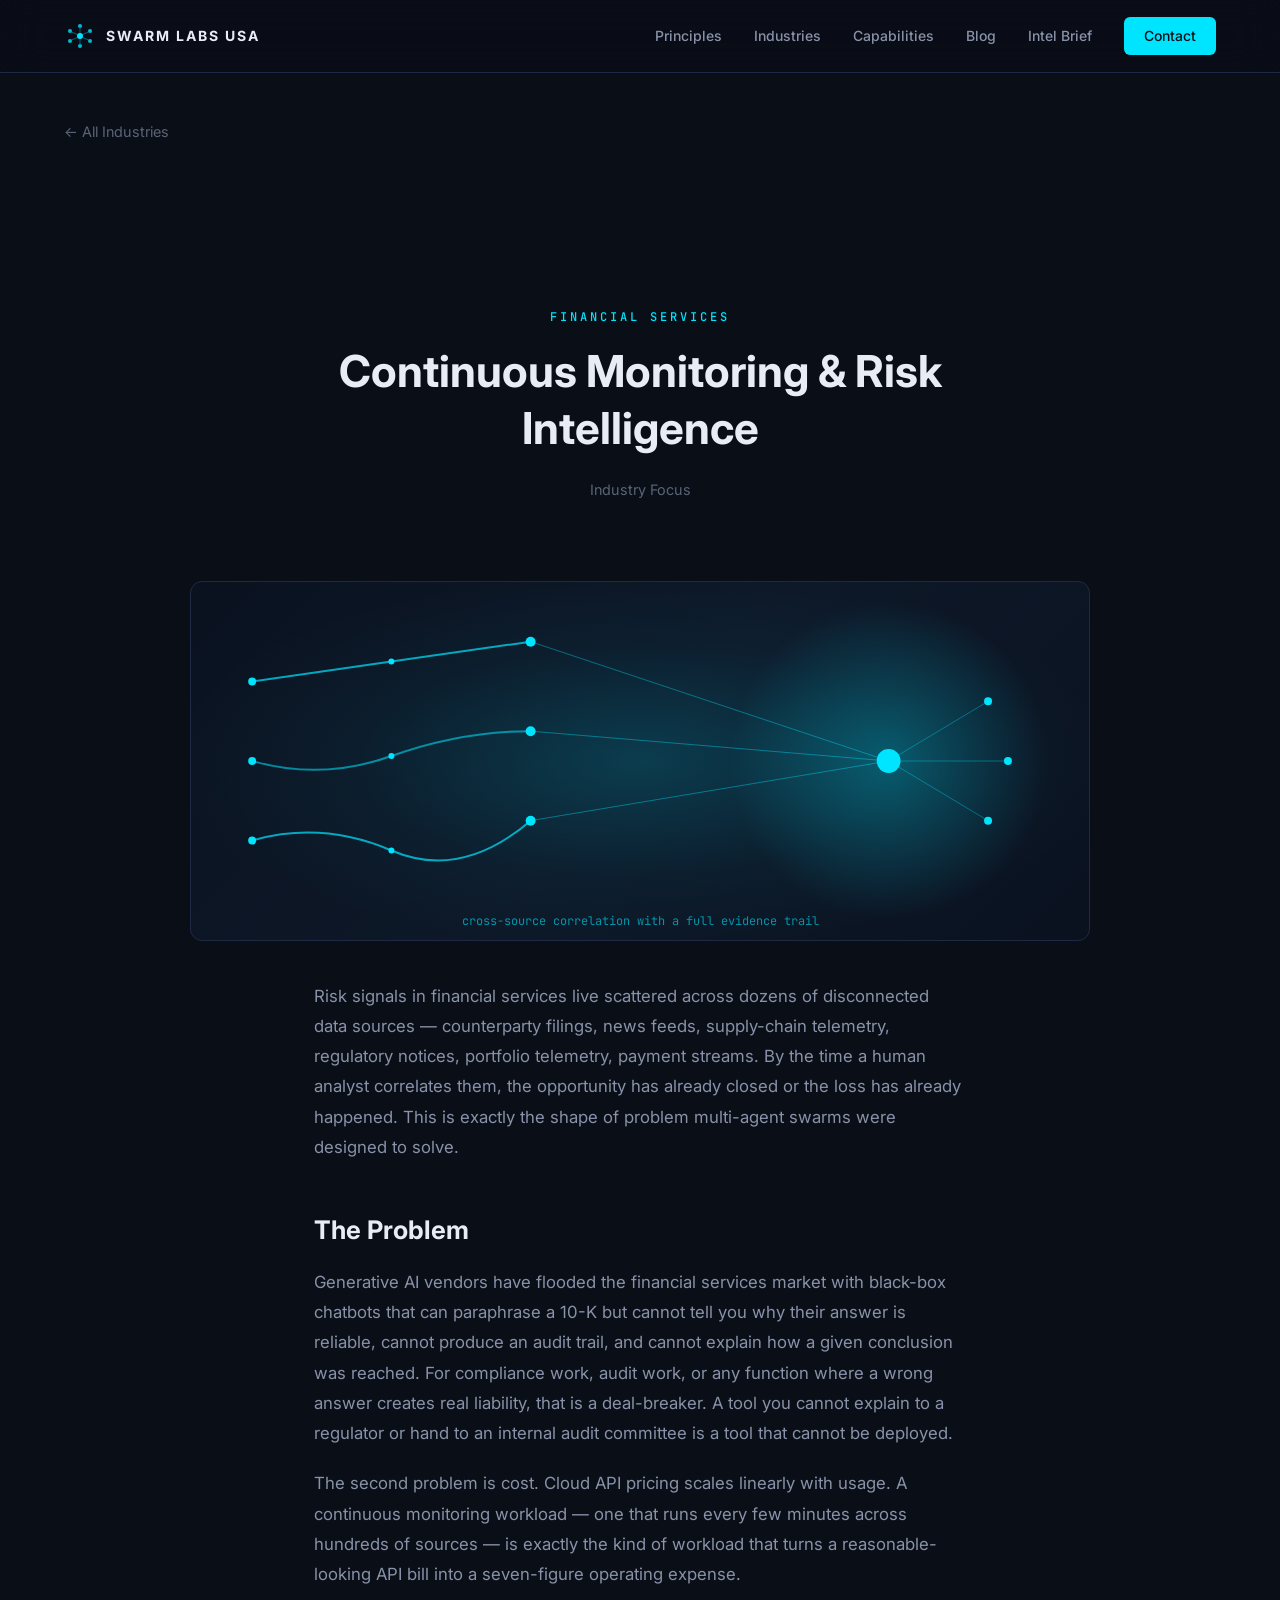
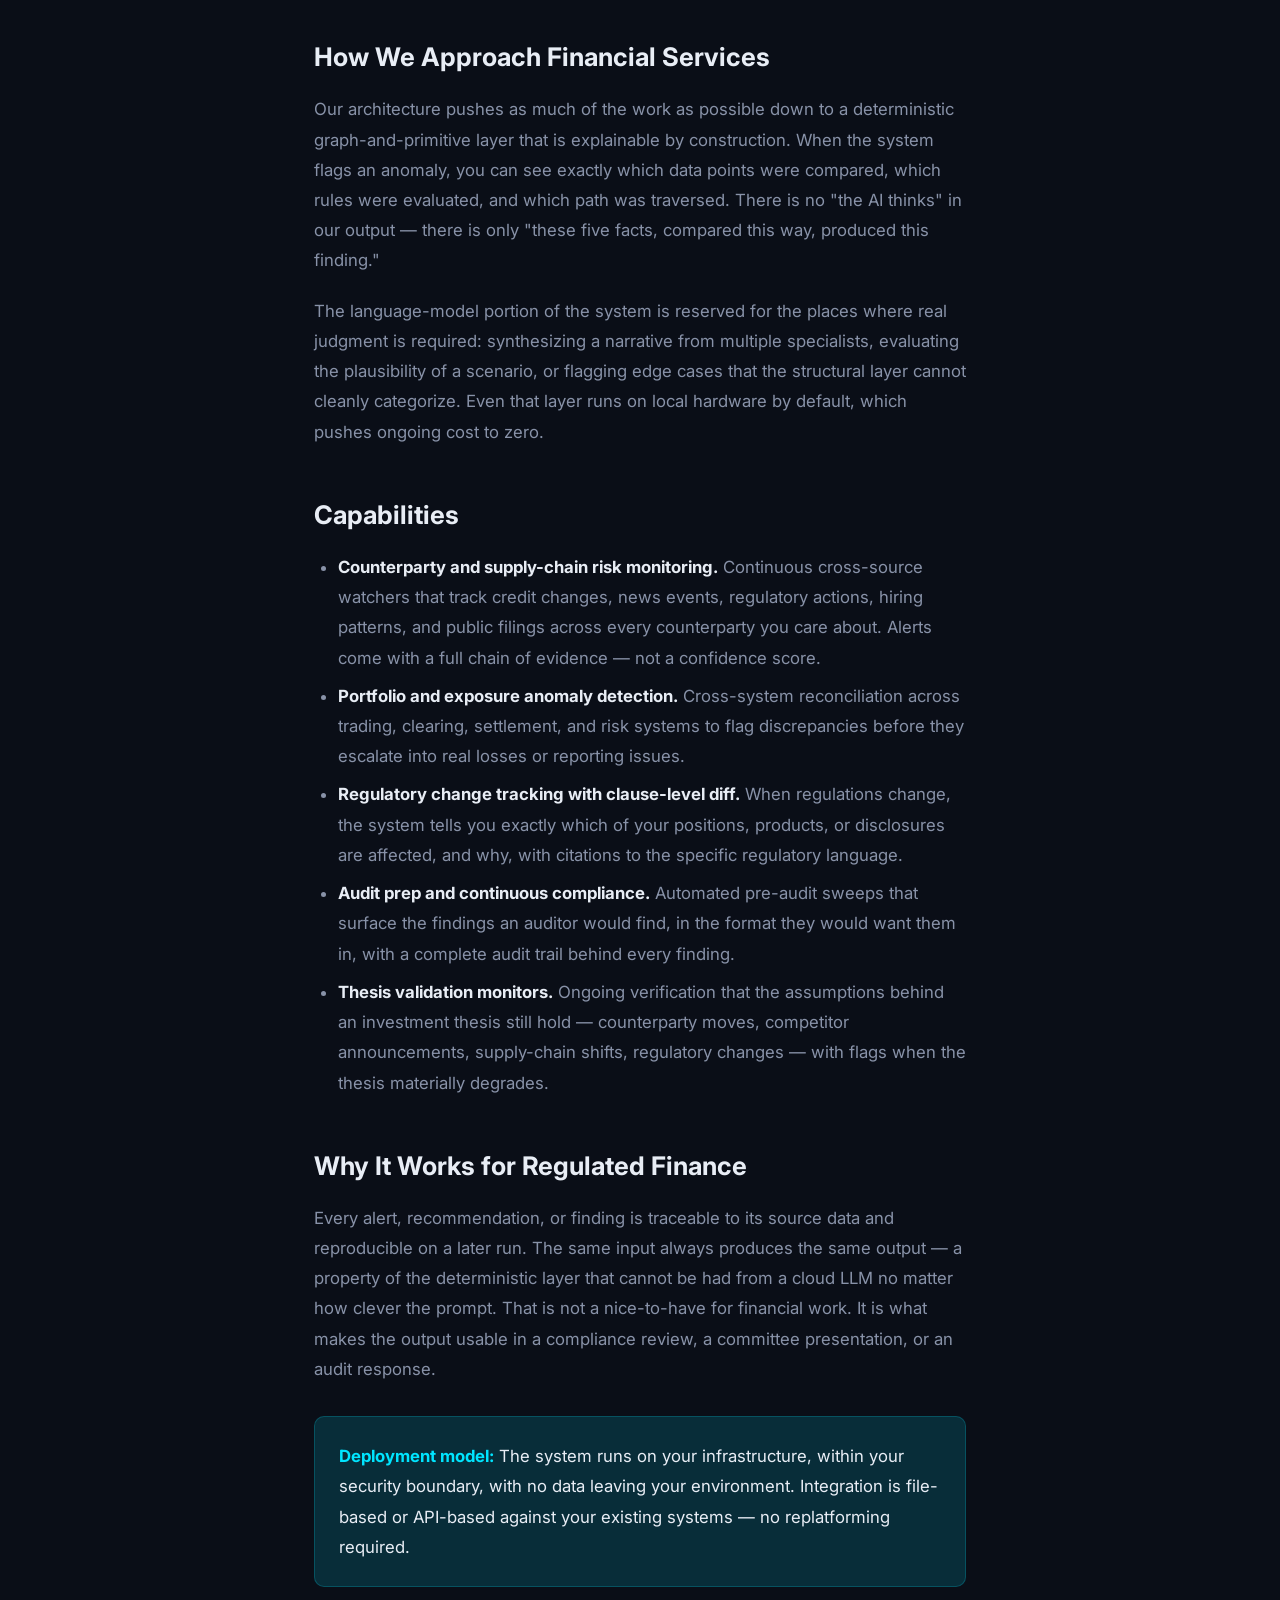
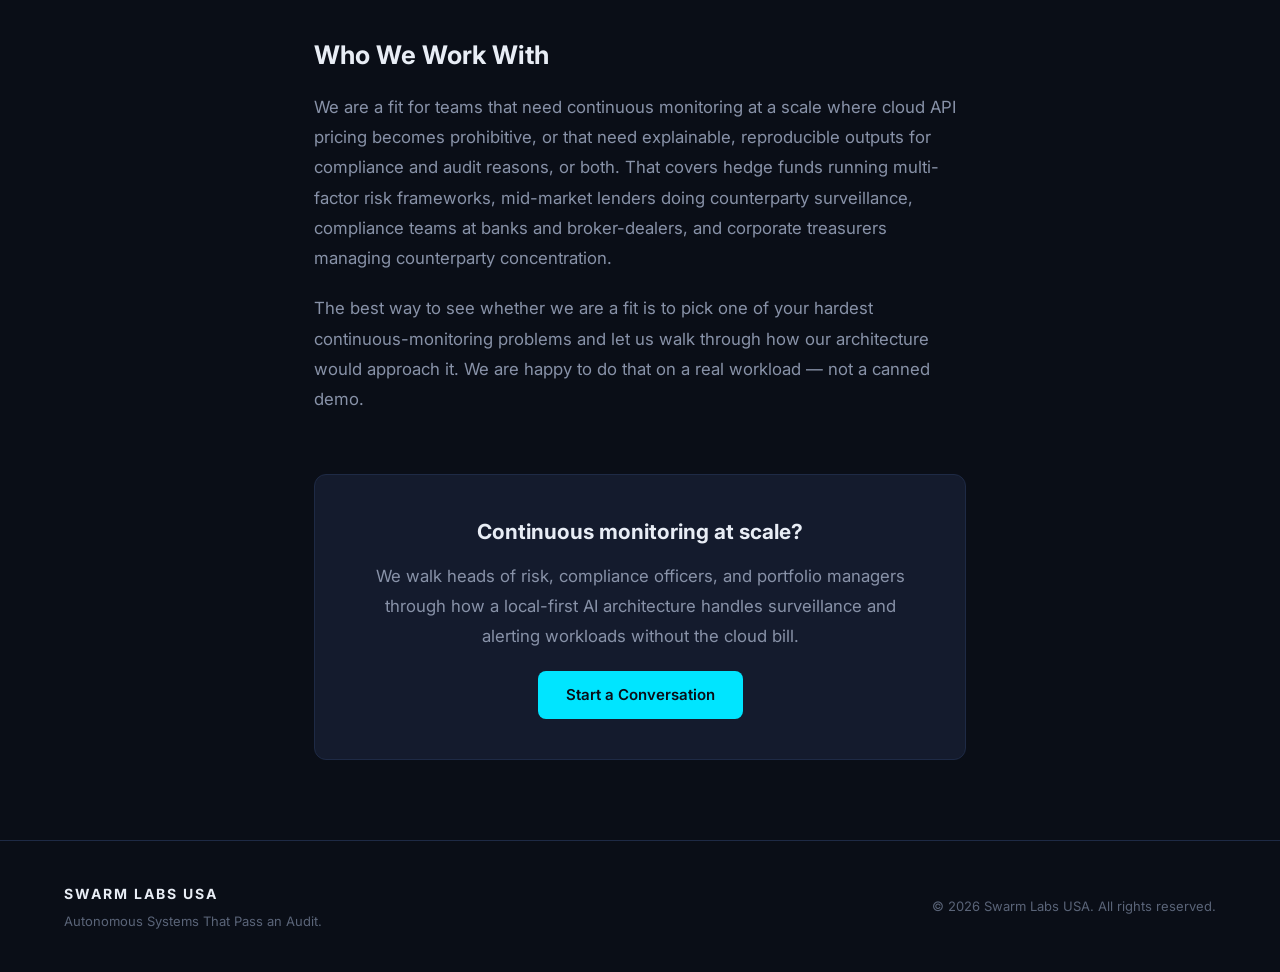
<file: industries/financial-services.html>
<!DOCTYPE html>
<html lang="en">
<head>
    <meta charset="UTF-8">
    <meta name="viewport" content="width=device-width, initial-scale=1.0">
    <title>Financial Services — Swarm Labs USA</title>
    <meta name="description" content="Autonomous AI swarms for financial services: continuous risk monitoring, counterparty surveillance, cross-source anomaly correlation, and audit-grade evidence trails. Zero cloud dependency.">
    <meta name="robots" content="index, follow">
    <link rel="canonical" href="https://swarmlabsusa.com/industries/financial-services.html">

    <meta property="og:type" content="website">
    <meta property="og:title" content="Financial Services — Swarm Labs USA">
    <meta property="og:description" content="AI swarms for continuous monitoring, counterparty risk, and cross-source correlation. Audit-grade evidence on every alert.">
    <meta property="og:url" content="https://swarmlabsusa.com/industries/financial-services.html">
    <meta property="og:image" content="https://swarmlabsusa.com/og/default.svg">

    <link rel="preconnect" href="https://fonts.googleapis.com">
    <link rel="preconnect" href="https://fonts.gstatic.com" crossorigin>
    <link href="https://fonts.googleapis.com/css2?family=Inter:wght@300;400;500;600;700&family=JetBrains+Mono:wght@400;500&display=swap" rel="stylesheet">
    <link rel="stylesheet" href="../styles.css">
    <link rel="stylesheet" href="../blog.css">
    <link rel="icon" type="image/svg+xml" href="../favicon.svg">
</head>
<body>
    <nav class="nav">
        <div class="nav-container">
            <a href="/" class="nav-logo">
                <svg class="logo-icon" viewBox="0 0 32 32" fill="none" xmlns="http://www.w3.org/2000/svg">
                    <circle cx="16" cy="16" r="3" fill="#00e5ff"/>
                    <circle cx="16" cy="6" r="2" fill="#00e5ff" opacity="0.8"/>
                    <circle cx="16" cy="26" r="2" fill="#00e5ff" opacity="0.8"/>
                    <circle cx="6" cy="11" r="2" fill="#00e5ff" opacity="0.8"/>
                    <circle cx="26" cy="11" r="2" fill="#00e5ff" opacity="0.8"/>
                    <circle cx="6" cy="21" r="2" fill="#00e5ff" opacity="0.8"/>
                    <circle cx="26" cy="21" r="2" fill="#00e5ff" opacity="0.8"/>
                    <line x1="16" y1="13" x2="16" y2="8" stroke="#00e5ff" stroke-width="0.8" opacity="0.5"/>
                    <line x1="16" y1="19" x2="16" y2="24" stroke="#00e5ff" stroke-width="0.8" opacity="0.5"/>
                    <line x1="13.5" y1="14.5" x2="7.5" y2="12" stroke="#00e5ff" stroke-width="0.8" opacity="0.5"/>
                    <line x1="18.5" y1="14.5" x2="24.5" y2="12" stroke="#00e5ff" stroke-width="0.8" opacity="0.5"/>
                    <line x1="13.5" y1="17.5" x2="7.5" y2="20" stroke="#00e5ff" stroke-width="0.8" opacity="0.5"/>
                    <line x1="18.5" y1="17.5" x2="24.5" y2="20" stroke="#00e5ff" stroke-width="0.8" opacity="0.5"/>
                </svg>
                <span>SWARM LABS USA</span>
            </a>
            <div class="nav-links">
                <a href="/#pillars">Principles</a>
                <a href="/#industries">Industries</a>
                <a href="/#solutions">Capabilities</a>
                <a href="/blog.html">Blog</a>
                <a href="/news.html">Intel Brief</a>
                <a href="/#contact" class="nav-cta">Contact</a>
            </div>
        </div>
    </nav>

    <div class="container">
        <a href="/#industries" class="article-back">&larr; All Industries</a>
    </div>

    <header class="article-header">
        <span class="section-tag">FINANCIAL SERVICES</span>
        <h1>Continuous Monitoring &amp; Risk Intelligence</h1>
        <div class="article-meta">
            <span>Industry Focus</span>
        </div>
    </header>

    <div class="svg-hero" role="img" aria-label="Multiple correlated time series feeding into a correlation hub">
        <svg viewBox="0 0 900 360" xmlns="http://www.w3.org/2000/svg">
            <defs>
                <radialGradient id="fg" cx="50%" cy="50%" r="50%">
                    <stop offset="0%" stop-color="#00e5ff" stop-opacity="0.3"/>
                    <stop offset="100%" stop-color="#00e5ff" stop-opacity="0"/>
                </radialGradient>
            </defs>
            <circle cx="700" cy="180" r="160" fill="url(#fg)"/>
            <g stroke="#00e5ff" stroke-width="2" opacity="0.7" fill="none">
                <path d="M 60 100 Q 130 90, 200 80 T 340 60"/>
            </g>
            <g stroke="#00e5ff" stroke-width="2" opacity="0.55" fill="none">
                <path d="M 60 180 Q 130 200, 200 175 T 340 150"/>
            </g>
            <g stroke="#00e5ff" stroke-width="2" opacity="0.7" fill="none">
                <path d="M 60 260 Q 130 240, 200 270 T 340 240"/>
            </g>
            <g stroke="#00e5ff" stroke-width="1" opacity="0.4" fill="none">
                <line x1="340" y1="60" x2="700" y2="180"/>
                <line x1="340" y1="150" x2="700" y2="180"/>
                <line x1="340" y1="240" x2="700" y2="180"/>
            </g>
            <g fill="#00e5ff">
                <circle cx="60" cy="100" r="4"/>
                <circle cx="200" cy="80" r="3"/>
                <circle cx="340" cy="60" r="5"/>
                <circle cx="60" cy="180" r="4"/>
                <circle cx="200" cy="175" r="3"/>
                <circle cx="340" cy="150" r="5"/>
                <circle cx="60" cy="260" r="4"/>
                <circle cx="200" cy="270" r="3"/>
                <circle cx="340" cy="240" r="5"/>
                <circle cx="700" cy="180" r="12"/>
            </g>
            <g stroke="#00e5ff" stroke-width="1" opacity="0.35" fill="none">
                <line x1="700" y1="180" x2="800" y2="120"/>
                <line x1="700" y1="180" x2="820" y2="180"/>
                <line x1="700" y1="180" x2="800" y2="240"/>
            </g>
            <g fill="#00e5ff">
                <circle cx="800" cy="120" r="4"/>
                <circle cx="820" cy="180" r="4"/>
                <circle cx="800" cy="240" r="4"/>
            </g>
            <text x="450" y="345" fill="#00e5ff" opacity="0.6" font-family="'JetBrains Mono', monospace" font-size="12" text-anchor="middle">cross-source correlation with a full evidence trail</text>
        </svg>
    </div>

    <article class="article-body">

        <p>Risk signals in financial services live scattered across dozens of disconnected data sources — counterparty filings, news feeds, supply-chain telemetry, regulatory notices, portfolio telemetry, payment streams. By the time a human analyst correlates them, the opportunity has already closed or the loss has already happened. This is exactly the shape of problem multi-agent swarms were designed to solve.</p>

        <h2>The Problem</h2>

        <p>Generative AI vendors have flooded the financial services market with black-box chatbots that can paraphrase a 10-K but cannot tell you why their answer is reliable, cannot produce an audit trail, and cannot explain how a given conclusion was reached. For compliance work, audit work, or any function where a wrong answer creates real liability, that is a deal-breaker. A tool you cannot explain to a regulator or hand to an internal audit committee is a tool that cannot be deployed.</p>

        <p>The second problem is cost. Cloud API pricing scales linearly with usage. A continuous monitoring workload — one that runs every few minutes across hundreds of sources — is exactly the kind of workload that turns a reasonable-looking API bill into a seven-figure operating expense.</p>

        <h2>How We Approach Financial Services</h2>

        <p>Our architecture pushes as much of the work as possible down to a deterministic graph-and-primitive layer that is explainable by construction. When the system flags an anomaly, you can see exactly which data points were compared, which rules were evaluated, and which path was traversed. There is no &quot;the AI thinks&quot; in our output — there is only &quot;these five facts, compared this way, produced this finding.&quot;</p>

        <p>The language-model portion of the system is reserved for the places where real judgment is required: synthesizing a narrative from multiple specialists, evaluating the plausibility of a scenario, or flagging edge cases that the structural layer cannot cleanly categorize. Even that layer runs on local hardware by default, which pushes ongoing cost to zero.</p>

        <h2>Capabilities</h2>

        <ul>
            <li><strong>Counterparty and supply-chain risk monitoring.</strong> Continuous cross-source watchers that track credit changes, news events, regulatory actions, hiring patterns, and public filings across every counterparty you care about. Alerts come with a full chain of evidence — not a confidence score.</li>
            <li><strong>Portfolio and exposure anomaly detection.</strong> Cross-system reconciliation across trading, clearing, settlement, and risk systems to flag discrepancies before they escalate into real losses or reporting issues.</li>
            <li><strong>Regulatory change tracking with clause-level diff.</strong> When regulations change, the system tells you exactly which of your positions, products, or disclosures are affected, and why, with citations to the specific regulatory language.</li>
            <li><strong>Audit prep and continuous compliance.</strong> Automated pre-audit sweeps that surface the findings an auditor would find, in the format they would want them in, with a complete audit trail behind every finding.</li>
            <li><strong>Thesis validation monitors.</strong> Ongoing verification that the assumptions behind an investment thesis still hold — counterparty moves, competitor announcements, supply-chain shifts, regulatory changes — with flags when the thesis materially degrades.</li>
        </ul>

        <h2>Why It Works for Regulated Finance</h2>

        <p>Every alert, recommendation, or finding is traceable to its source data and reproducible on a later run. The same input always produces the same output — a property of the deterministic layer that cannot be had from a cloud LLM no matter how clever the prompt. That is not a nice-to-have for financial work. It is what makes the output usable in a compliance review, a committee presentation, or an audit response.</p>

        <div class="callout">
            <p><strong>Deployment model:</strong> The system runs on your infrastructure, within your security boundary, with no data leaving your environment. Integration is file-based or API-based against your existing systems — no replatforming required.</p>
        </div>

        <h2>Who We Work With</h2>

        <p>We are a fit for teams that need continuous monitoring at a scale where cloud API pricing becomes prohibitive, or that need explainable, reproducible outputs for compliance and audit reasons, or both. That covers hedge funds running multi-factor risk frameworks, mid-market lenders doing counterparty surveillance, compliance teams at banks and broker-dealers, and corporate treasurers managing counterparty concentration.</p>

        <p>The best way to see whether we are a fit is to pick one of your hardest continuous-monitoring problems and let us walk through how our architecture would approach it. We are happy to do that on a real workload — not a canned demo.</p>

        <div class="article-cta">
            <h3>Continuous monitoring at scale?</h3>
            <p>We walk heads of risk, compliance officers, and portfolio managers through how a local-first AI architecture handles surveillance and alerting workloads without the cloud bill.</p>
            <a href="/#contact" class="btn btn-primary">Start a Conversation</a>
        </div>

    </article>

    <footer class="footer">
        <div class="container">
            <div class="footer-content">
                <div class="footer-brand">
                    <span class="footer-logo">SWARM LABS USA</span>
                    <p>Autonomous Systems That Pass an Audit.</p>
                </div>
                <div class="footer-legal">
                    <p>&copy; 2026 Swarm Labs USA. All rights reserved.</p>
                </div>
            </div>
        </div>
    </footer>
</body>
</html>
</file>
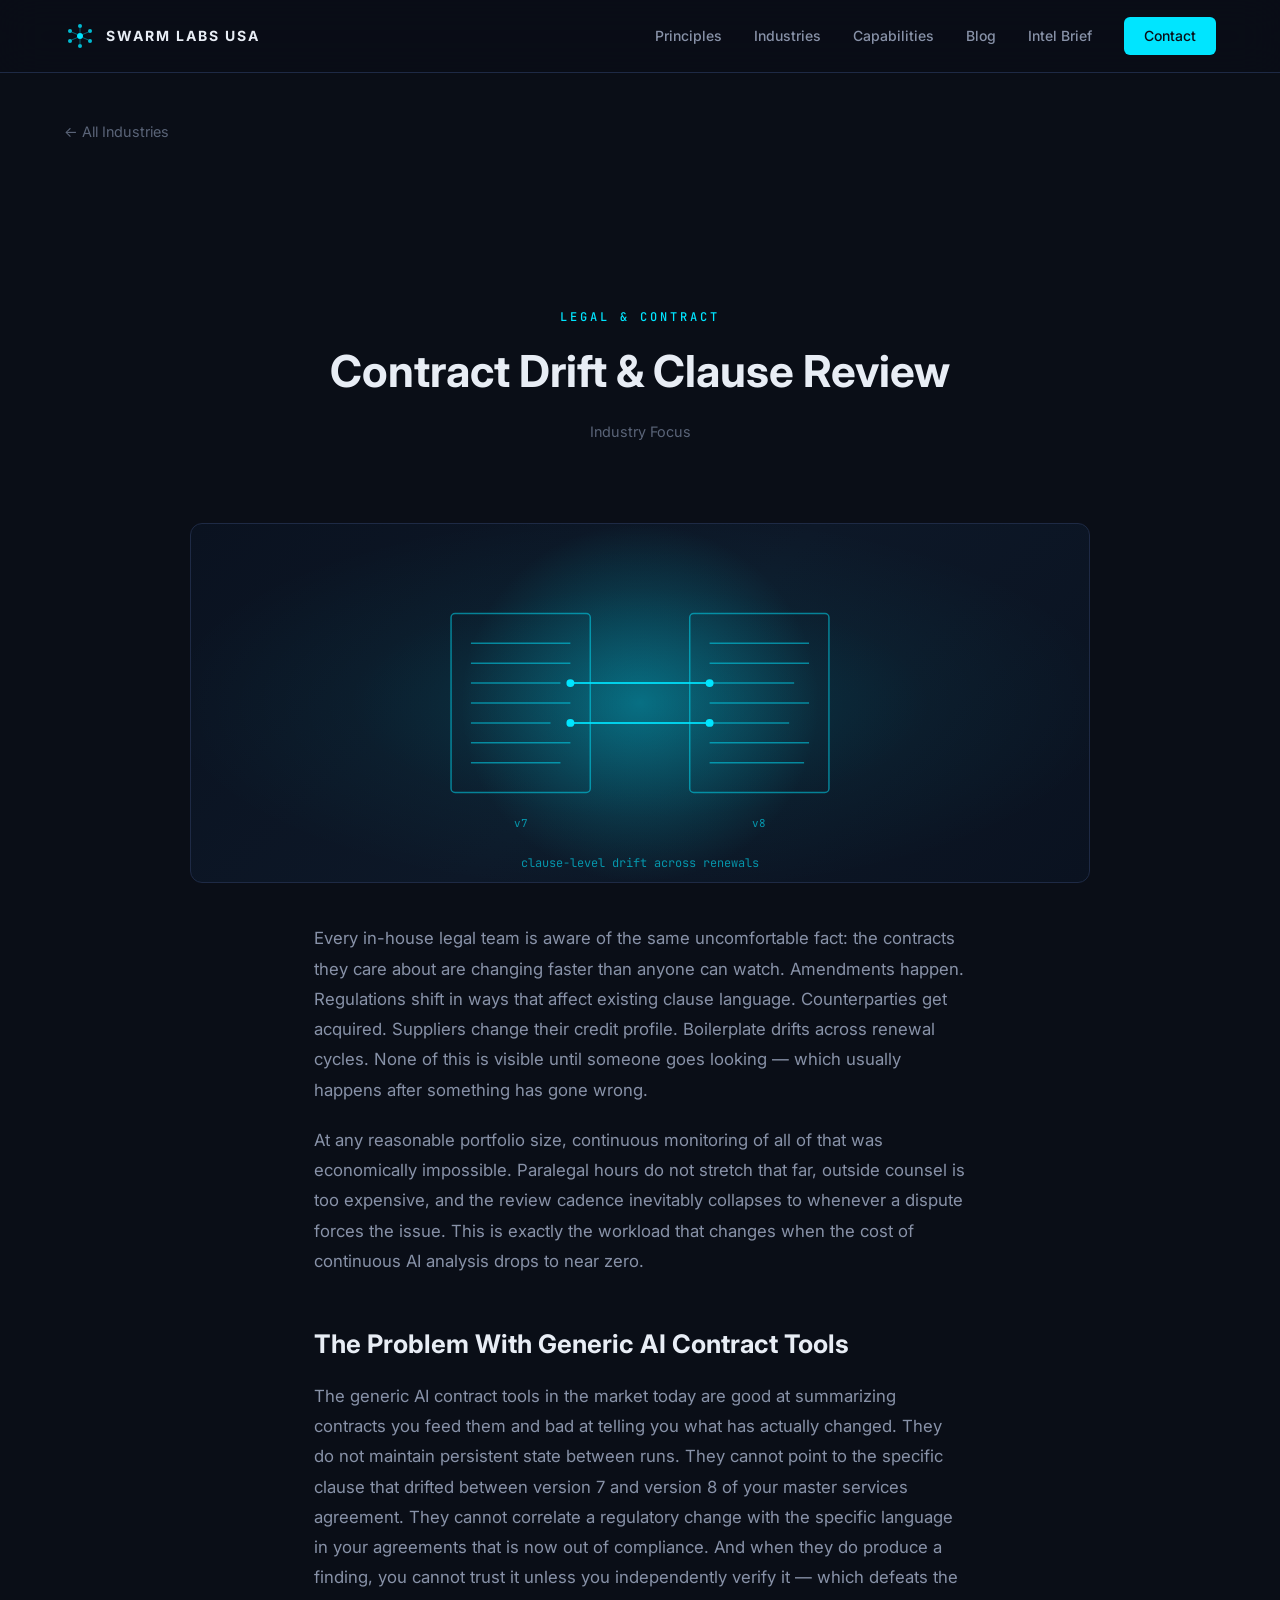
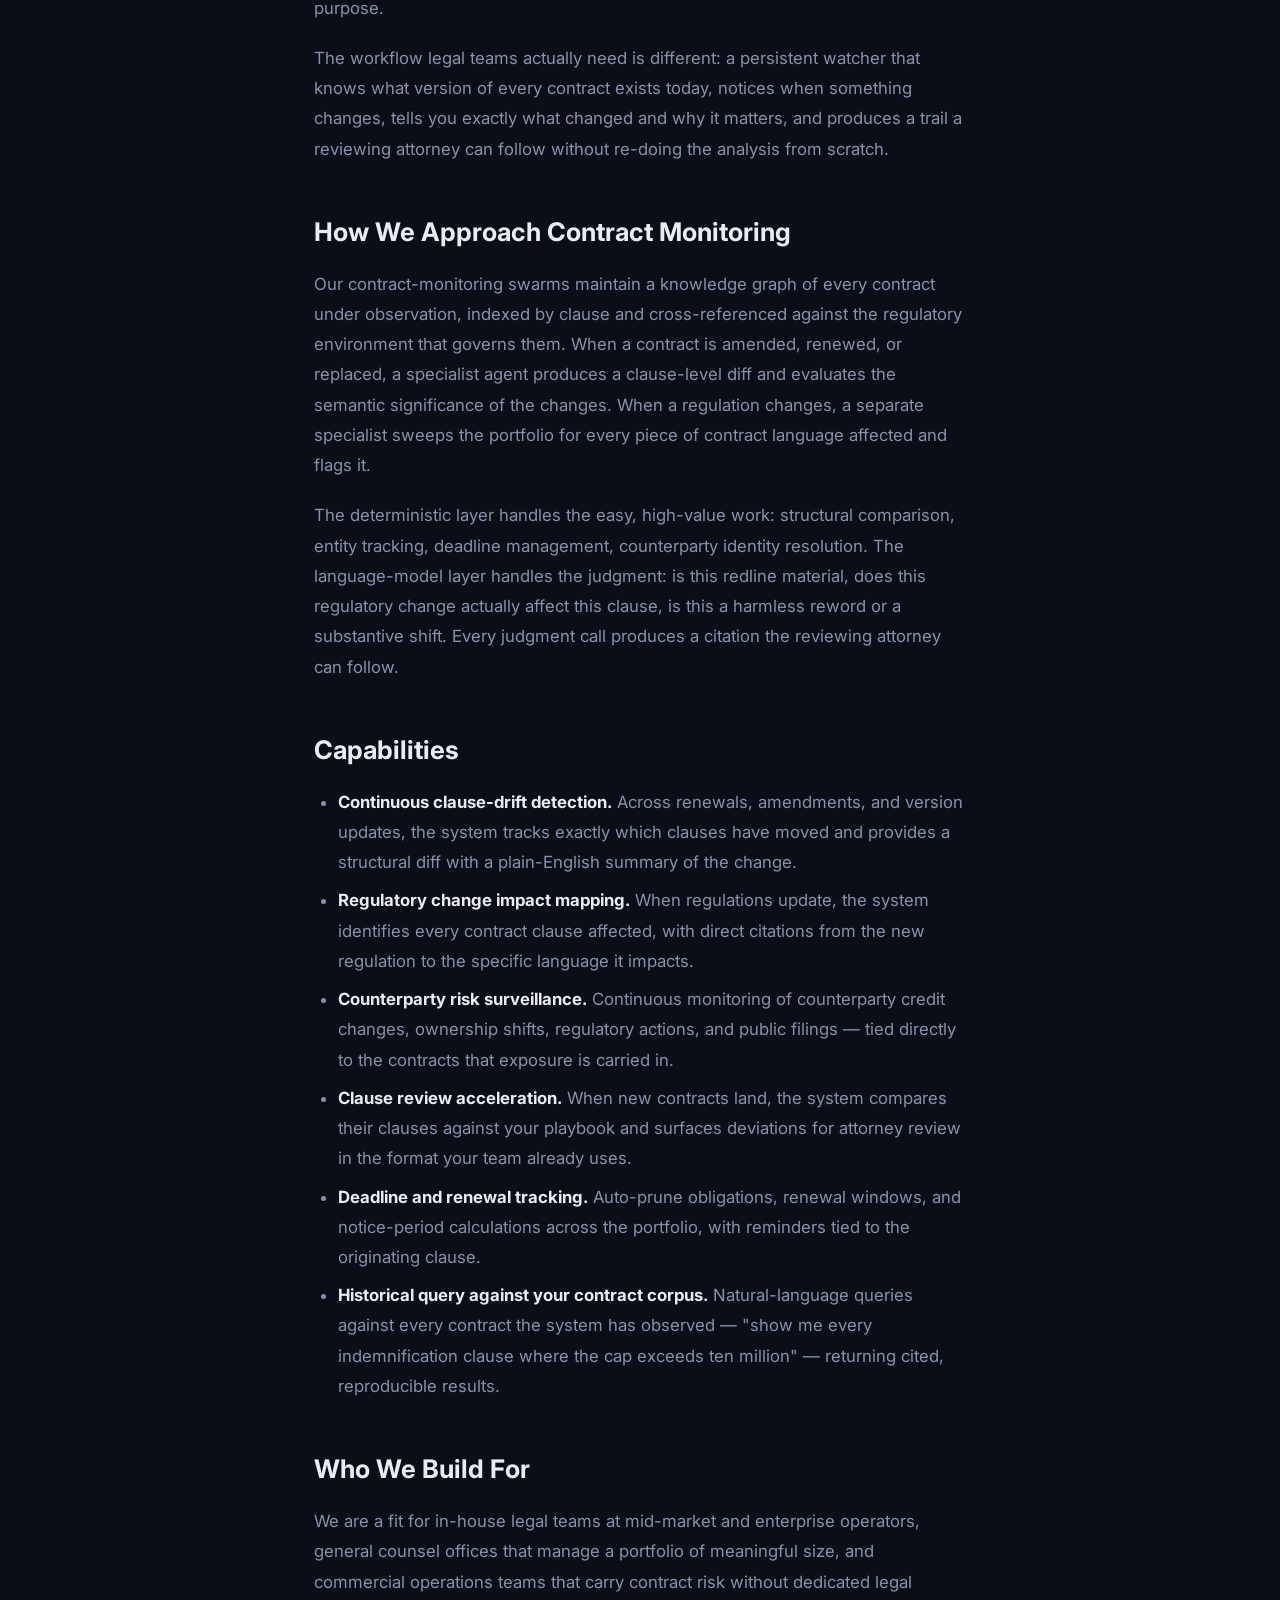
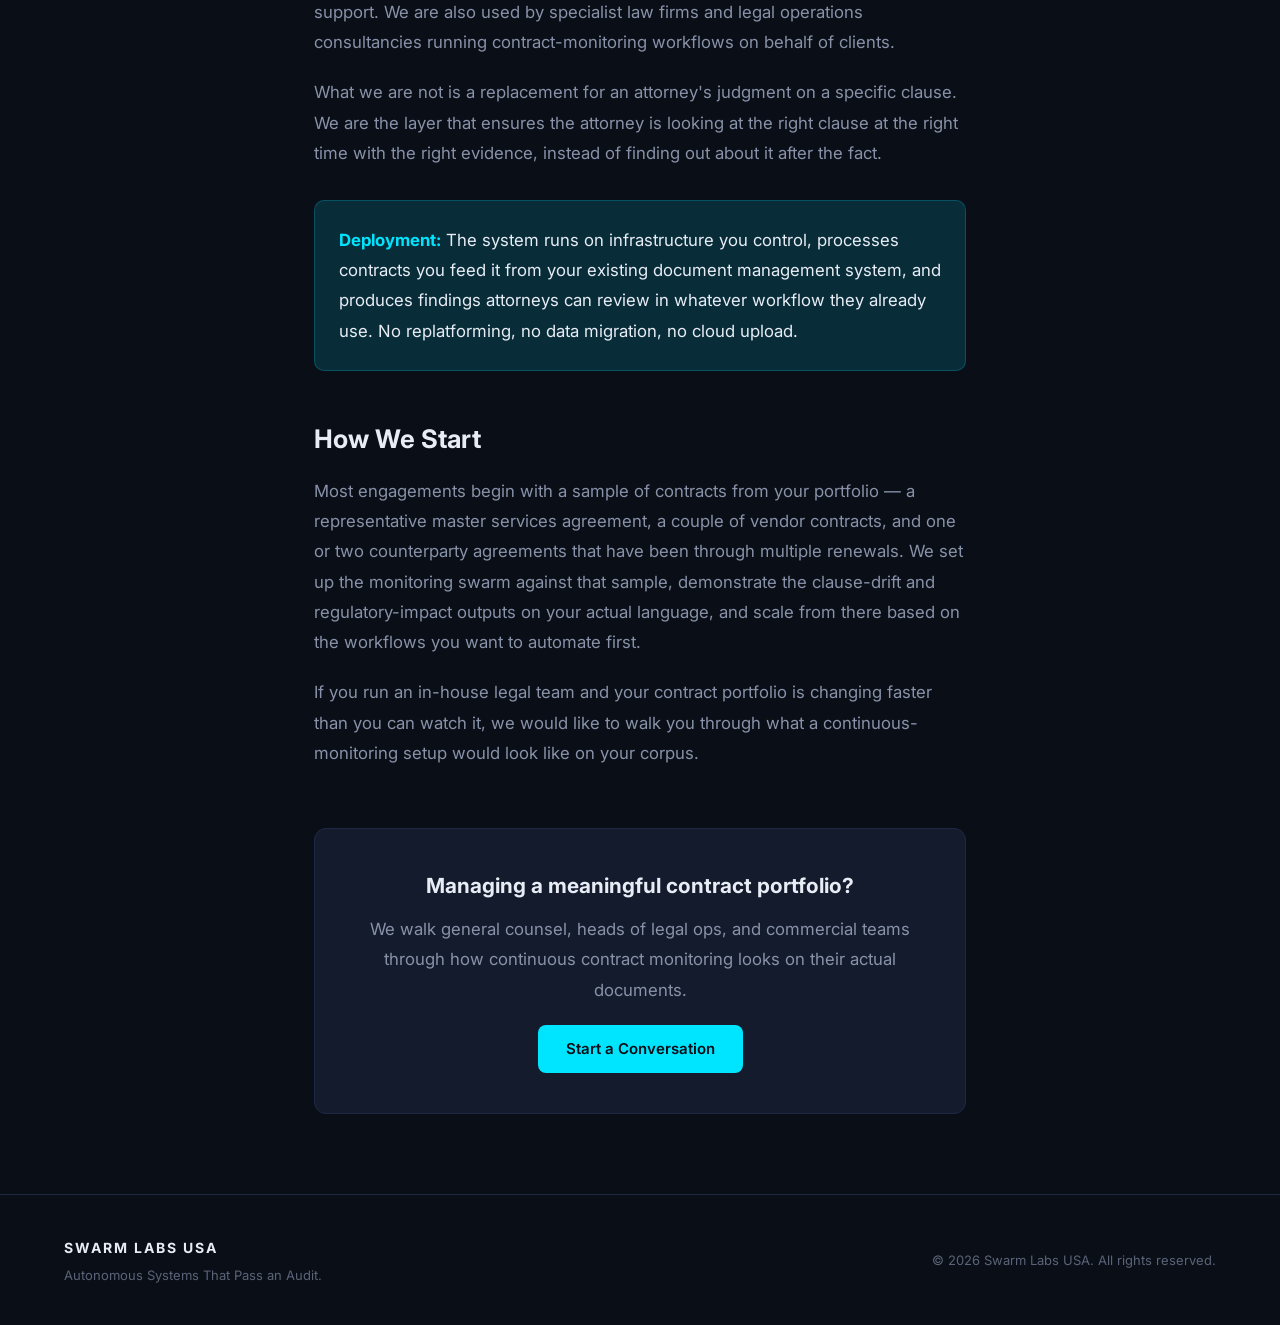
<file: industries/legal-and-contract.html>
<!DOCTYPE html>
<html lang="en">
<head>
    <meta charset="UTF-8">
    <meta name="viewport" content="width=device-width, initial-scale=1.0">
    <title>Legal &amp; Contract — Swarm Labs USA</title>
    <meta name="description" content="Ambient contract monitoring swarms. Continuous clause-drift detection, regulatory-change alerts, and counterparty risk monitoring with a full evidence trail on every finding.">
    <meta name="robots" content="index, follow">
    <link rel="canonical" href="https://swarmlabsusa.com/industries/legal-and-contract.html">

    <meta property="og:type" content="website">
    <meta property="og:title" content="Legal &amp; Contract — Swarm Labs USA">
    <meta property="og:description" content="Continuous contract monitoring, clause-drift detection, and counterparty risk surveillance with full reasoning traces.">
    <meta property="og:url" content="https://swarmlabsusa.com/industries/legal-and-contract.html">
    <meta property="og:image" content="https://swarmlabsusa.com/og/default.svg">

    <link rel="preconnect" href="https://fonts.googleapis.com">
    <link rel="preconnect" href="https://fonts.gstatic.com" crossorigin>
    <link href="https://fonts.googleapis.com/css2?family=Inter:wght@300;400;500;600;700&family=JetBrains+Mono:wght@400;500&display=swap" rel="stylesheet">
    <link rel="stylesheet" href="../styles.css">
    <link rel="stylesheet" href="../blog.css">
    <link rel="icon" type="image/svg+xml" href="../favicon.svg">
</head>
<body>
    <nav class="nav">
        <div class="nav-container">
            <a href="/" class="nav-logo">
                <svg class="logo-icon" viewBox="0 0 32 32" fill="none" xmlns="http://www.w3.org/2000/svg">
                    <circle cx="16" cy="16" r="3" fill="#00e5ff"/>
                    <circle cx="16" cy="6" r="2" fill="#00e5ff" opacity="0.8"/>
                    <circle cx="16" cy="26" r="2" fill="#00e5ff" opacity="0.8"/>
                    <circle cx="6" cy="11" r="2" fill="#00e5ff" opacity="0.8"/>
                    <circle cx="26" cy="11" r="2" fill="#00e5ff" opacity="0.8"/>
                    <circle cx="6" cy="21" r="2" fill="#00e5ff" opacity="0.8"/>
                    <circle cx="26" cy="21" r="2" fill="#00e5ff" opacity="0.8"/>
                    <line x1="16" y1="13" x2="16" y2="8" stroke="#00e5ff" stroke-width="0.8" opacity="0.5"/>
                    <line x1="16" y1="19" x2="16" y2="24" stroke="#00e5ff" stroke-width="0.8" opacity="0.5"/>
                    <line x1="13.5" y1="14.5" x2="7.5" y2="12" stroke="#00e5ff" stroke-width="0.8" opacity="0.5"/>
                    <line x1="18.5" y1="14.5" x2="24.5" y2="12" stroke="#00e5ff" stroke-width="0.8" opacity="0.5"/>
                    <line x1="13.5" y1="17.5" x2="7.5" y2="20" stroke="#00e5ff" stroke-width="0.8" opacity="0.5"/>
                    <line x1="18.5" y1="17.5" x2="24.5" y2="20" stroke="#00e5ff" stroke-width="0.8" opacity="0.5"/>
                </svg>
                <span>SWARM LABS USA</span>
            </a>
            <div class="nav-links">
                <a href="/#pillars">Principles</a>
                <a href="/#industries">Industries</a>
                <a href="/#solutions">Capabilities</a>
                <a href="/blog.html">Blog</a>
                <a href="/news.html">Intel Brief</a>
                <a href="/#contact" class="nav-cta">Contact</a>
            </div>
        </div>
    </nav>

    <div class="container">
        <a href="/#industries" class="article-back">&larr; All Industries</a>
    </div>

    <header class="article-header">
        <span class="section-tag">LEGAL &amp; CONTRACT</span>
        <h1>Contract Drift &amp; Clause Review</h1>
        <div class="article-meta">
            <span>Industry Focus</span>
        </div>
    </header>

    <div class="svg-hero" role="img" aria-label="Stacked contract documents with clause drift lines between versions">
        <svg viewBox="0 0 900 360" xmlns="http://www.w3.org/2000/svg">
            <defs>
                <radialGradient id="lg" cx="50%" cy="50%" r="50%">
                    <stop offset="0%" stop-color="#00e5ff" stop-opacity="0.3"/>
                    <stop offset="100%" stop-color="#00e5ff" stop-opacity="0"/>
                </radialGradient>
            </defs>
            <circle cx="450" cy="180" r="180" fill="url(#lg)"/>
            <g stroke="#00e5ff" stroke-width="1.5" opacity="0.5" fill="none">
                <rect x="260" y="90" width="140" height="180" rx="4"/>
                <line x1="280" y1="120" x2="380" y2="120"/>
                <line x1="280" y1="140" x2="380" y2="140"/>
                <line x1="280" y1="160" x2="370" y2="160"/>
                <line x1="280" y1="180" x2="380" y2="180"/>
                <line x1="280" y1="200" x2="360" y2="200"/>
                <line x1="280" y1="220" x2="380" y2="220"/>
                <line x1="280" y1="240" x2="370" y2="240"/>
            </g>
            <g stroke="#00e5ff" stroke-width="1.5" opacity="0.5" fill="none">
                <rect x="500" y="90" width="140" height="180" rx="4"/>
                <line x1="520" y1="120" x2="620" y2="120"/>
                <line x1="520" y1="140" x2="620" y2="140"/>
                <line x1="520" y1="160" x2="605" y2="160"/>
                <line x1="520" y1="180" x2="620" y2="180"/>
                <line x1="520" y1="200" x2="600" y2="200"/>
                <line x1="520" y1="220" x2="620" y2="220"/>
                <line x1="520" y1="240" x2="615" y2="240"/>
            </g>
            <g stroke="#00e5ff" stroke-width="2" opacity="0.85" fill="none">
                <line x1="380" y1="160" x2="520" y2="160"/>
                <line x1="380" y1="200" x2="520" y2="200"/>
            </g>
            <g fill="#00e5ff">
                <circle cx="380" cy="160" r="4"/>
                <circle cx="520" cy="160" r="4"/>
                <circle cx="380" cy="200" r="4"/>
                <circle cx="520" cy="200" r="4"/>
            </g>
            <text x="330" y="305" fill="#00e5ff" opacity="0.6" font-family="'JetBrains Mono', monospace" font-size="11" text-anchor="middle">v7</text>
            <text x="570" y="305" fill="#00e5ff" opacity="0.6" font-family="'JetBrains Mono', monospace" font-size="11" text-anchor="middle">v8</text>
            <text x="450" y="345" fill="#00e5ff" opacity="0.6" font-family="'JetBrains Mono', monospace" font-size="12" text-anchor="middle">clause-level drift across renewals</text>
        </svg>
    </div>

    <article class="article-body">

        <p>Every in-house legal team is aware of the same uncomfortable fact: the contracts they care about are changing faster than anyone can watch. Amendments happen. Regulations shift in ways that affect existing clause language. Counterparties get acquired. Suppliers change their credit profile. Boilerplate drifts across renewal cycles. None of this is visible until someone goes looking — which usually happens after something has gone wrong.</p>

        <p>At any reasonable portfolio size, continuous monitoring of all of that was economically impossible. Paralegal hours do not stretch that far, outside counsel is too expensive, and the review cadence inevitably collapses to whenever a dispute forces the issue. This is exactly the workload that changes when the cost of continuous AI analysis drops to near zero.</p>

        <h2>The Problem With Generic AI Contract Tools</h2>

        <p>The generic AI contract tools in the market today are good at summarizing contracts you feed them and bad at telling you what has actually changed. They do not maintain persistent state between runs. They cannot point to the specific clause that drifted between version 7 and version 8 of your master services agreement. They cannot correlate a regulatory change with the specific language in your agreements that is now out of compliance. And when they do produce a finding, you cannot trust it unless you independently verify it — which defeats the purpose.</p>

        <p>The workflow legal teams actually need is different: a persistent watcher that knows what version of every contract exists today, notices when something changes, tells you exactly what changed and why it matters, and produces a trail a reviewing attorney can follow without re-doing the analysis from scratch.</p>

        <h2>How We Approach Contract Monitoring</h2>

        <p>Our contract-monitoring swarms maintain a knowledge graph of every contract under observation, indexed by clause and cross-referenced against the regulatory environment that governs them. When a contract is amended, renewed, or replaced, a specialist agent produces a clause-level diff and evaluates the semantic significance of the changes. When a regulation changes, a separate specialist sweeps the portfolio for every piece of contract language affected and flags it.</p>

        <p>The deterministic layer handles the easy, high-value work: structural comparison, entity tracking, deadline management, counterparty identity resolution. The language-model layer handles the judgment: is this redline material, does this regulatory change actually affect this clause, is this a harmless reword or a substantive shift. Every judgment call produces a citation the reviewing attorney can follow.</p>

        <h2>Capabilities</h2>

        <ul>
            <li><strong>Continuous clause-drift detection.</strong> Across renewals, amendments, and version updates, the system tracks exactly which clauses have moved and provides a structural diff with a plain-English summary of the change.</li>
            <li><strong>Regulatory change impact mapping.</strong> When regulations update, the system identifies every contract clause affected, with direct citations from the new regulation to the specific language it impacts.</li>
            <li><strong>Counterparty risk surveillance.</strong> Continuous monitoring of counterparty credit changes, ownership shifts, regulatory actions, and public filings — tied directly to the contracts that exposure is carried in.</li>
            <li><strong>Clause review acceleration.</strong> When new contracts land, the system compares their clauses against your playbook and surfaces deviations for attorney review in the format your team already uses.</li>
            <li><strong>Deadline and renewal tracking.</strong> Auto-prune obligations, renewal windows, and notice-period calculations across the portfolio, with reminders tied to the originating clause.</li>
            <li><strong>Historical query against your contract corpus.</strong> Natural-language queries against every contract the system has observed — &quot;show me every indemnification clause where the cap exceeds ten million&quot; — returning cited, reproducible results.</li>
        </ul>

        <h2>Who We Build For</h2>

        <p>We are a fit for in-house legal teams at mid-market and enterprise operators, general counsel offices that manage a portfolio of meaningful size, and commercial operations teams that carry contract risk without dedicated legal support. We are also used by specialist law firms and legal operations consultancies running contract-monitoring workflows on behalf of clients.</p>

        <p>What we are not is a replacement for an attorney&apos;s judgment on a specific clause. We are the layer that ensures the attorney is looking at the right clause at the right time with the right evidence, instead of finding out about it after the fact.</p>

        <div class="callout">
            <p><strong>Deployment:</strong> The system runs on infrastructure you control, processes contracts you feed it from your existing document management system, and produces findings attorneys can review in whatever workflow they already use. No replatforming, no data migration, no cloud upload.</p>
        </div>

        <h2>How We Start</h2>

        <p>Most engagements begin with a sample of contracts from your portfolio — a representative master services agreement, a couple of vendor contracts, and one or two counterparty agreements that have been through multiple renewals. We set up the monitoring swarm against that sample, demonstrate the clause-drift and regulatory-impact outputs on your actual language, and scale from there based on the workflows you want to automate first.</p>

        <p>If you run an in-house legal team and your contract portfolio is changing faster than you can watch it, we would like to walk you through what a continuous-monitoring setup would look like on your corpus.</p>

        <div class="article-cta">
            <h3>Managing a meaningful contract portfolio?</h3>
            <p>We walk general counsel, heads of legal ops, and commercial teams through how continuous contract monitoring looks on their actual documents.</p>
            <a href="/#contact" class="btn btn-primary">Start a Conversation</a>
        </div>

    </article>

    <footer class="footer">
        <div class="container">
            <div class="footer-content">
                <div class="footer-brand">
                    <span class="footer-logo">SWARM LABS USA</span>
                    <p>Autonomous Systems That Pass an Audit.</p>
                </div>
                <div class="footer-legal">
                    <p>&copy; 2026 Swarm Labs USA. All rights reserved.</p>
                </div>
            </div>
        </div>
    </footer>
</body>
</html>
</file>
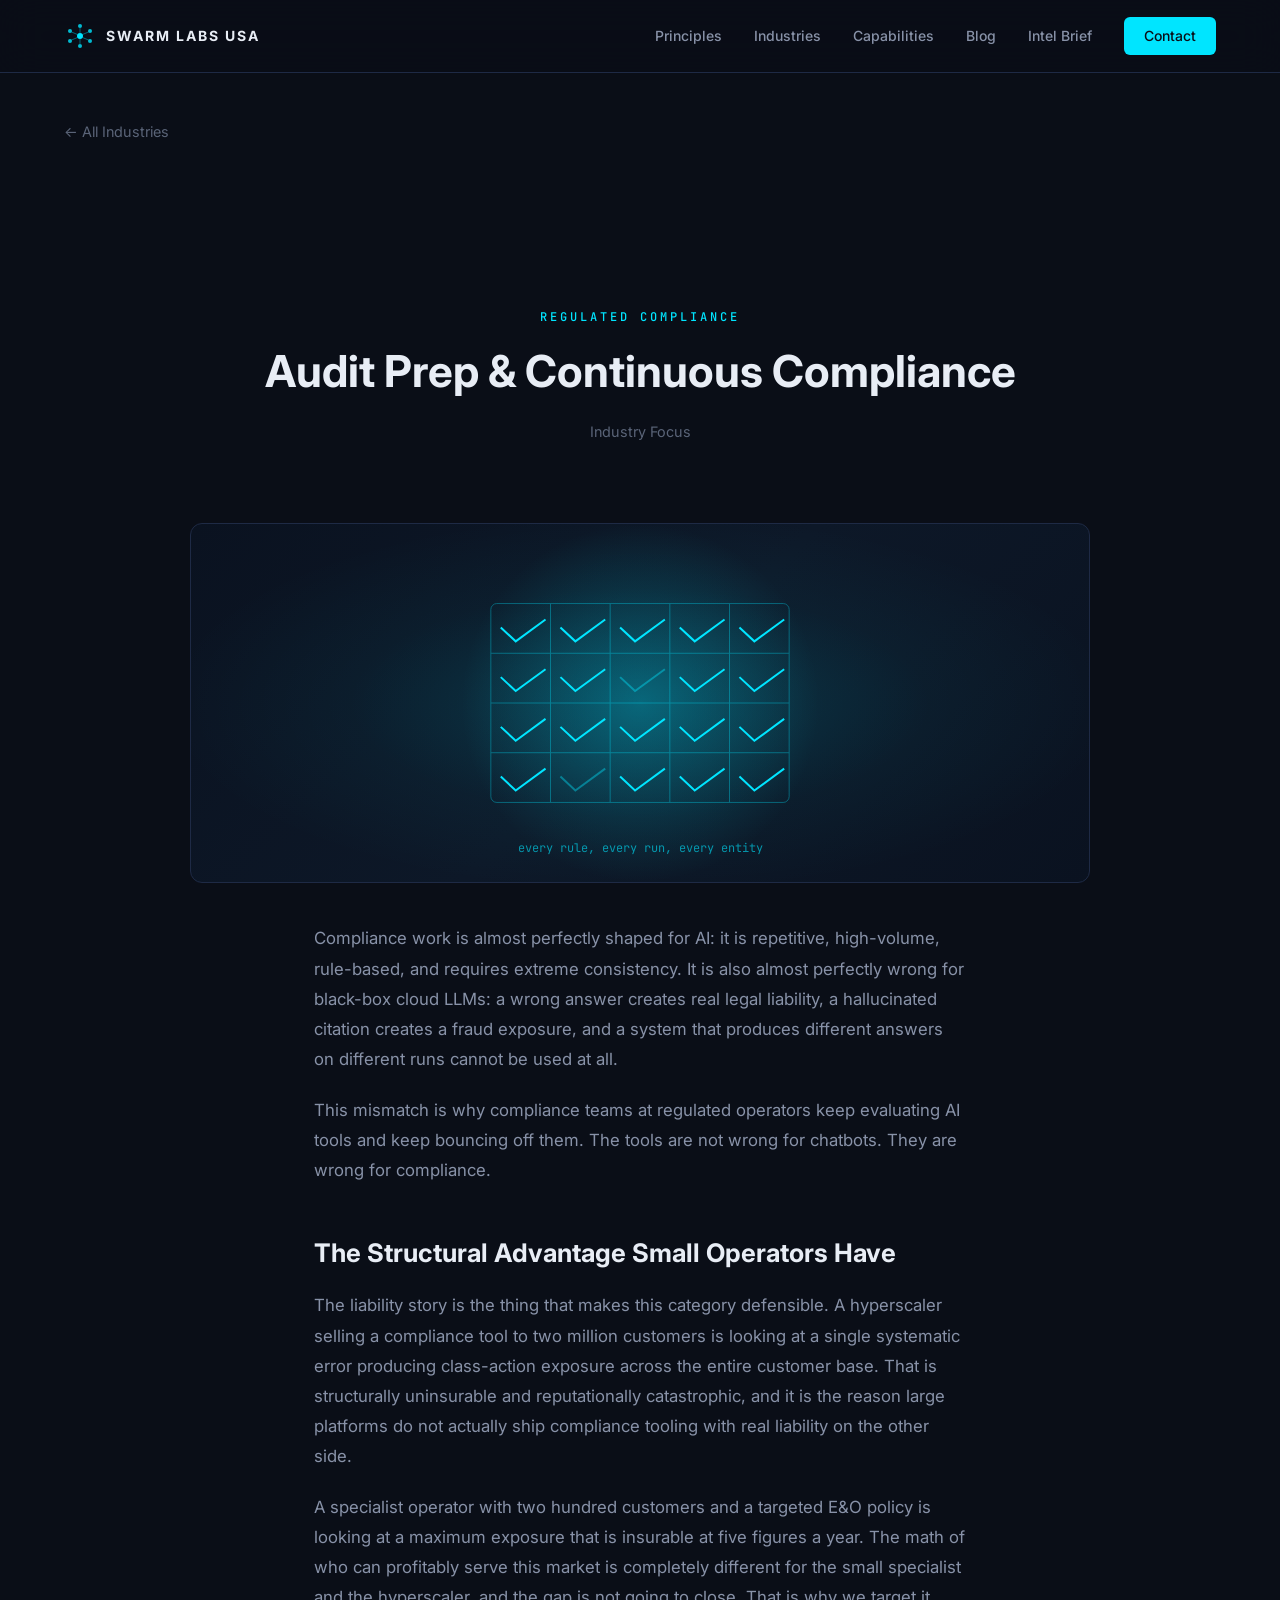
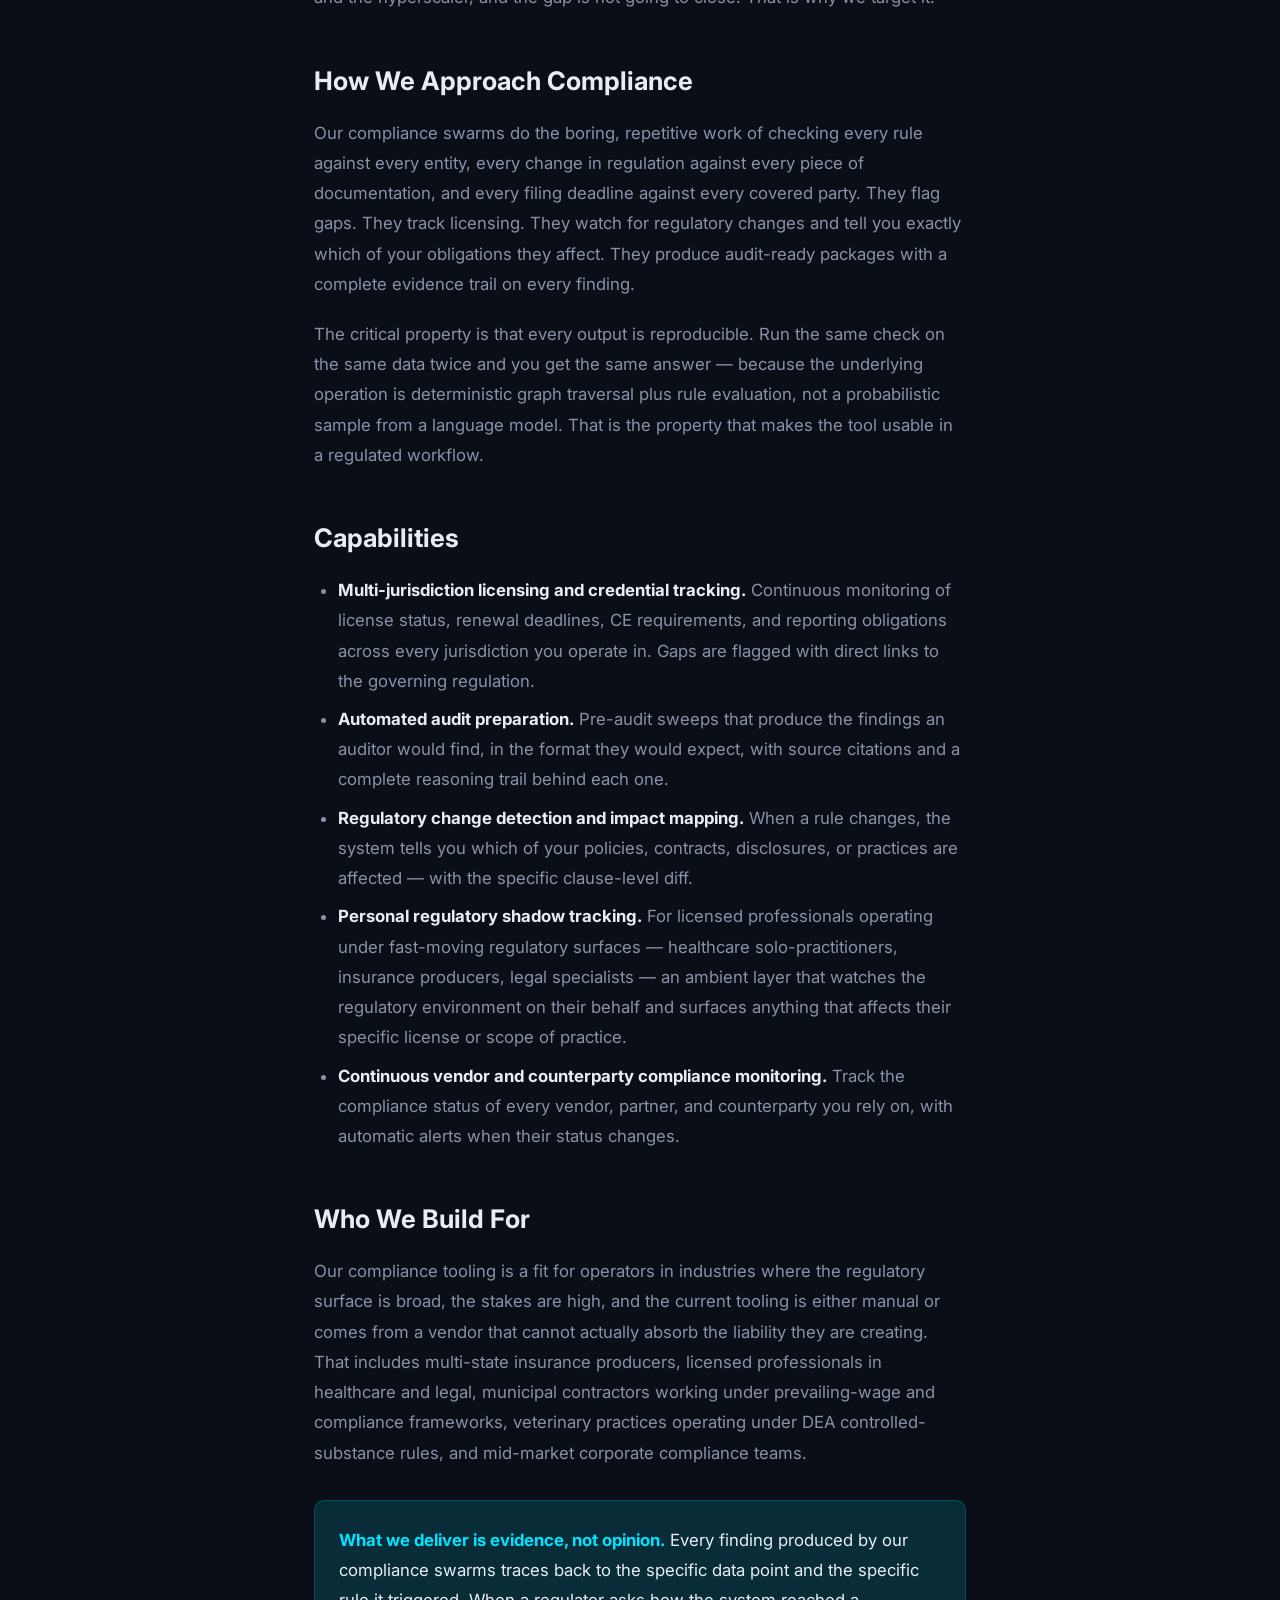
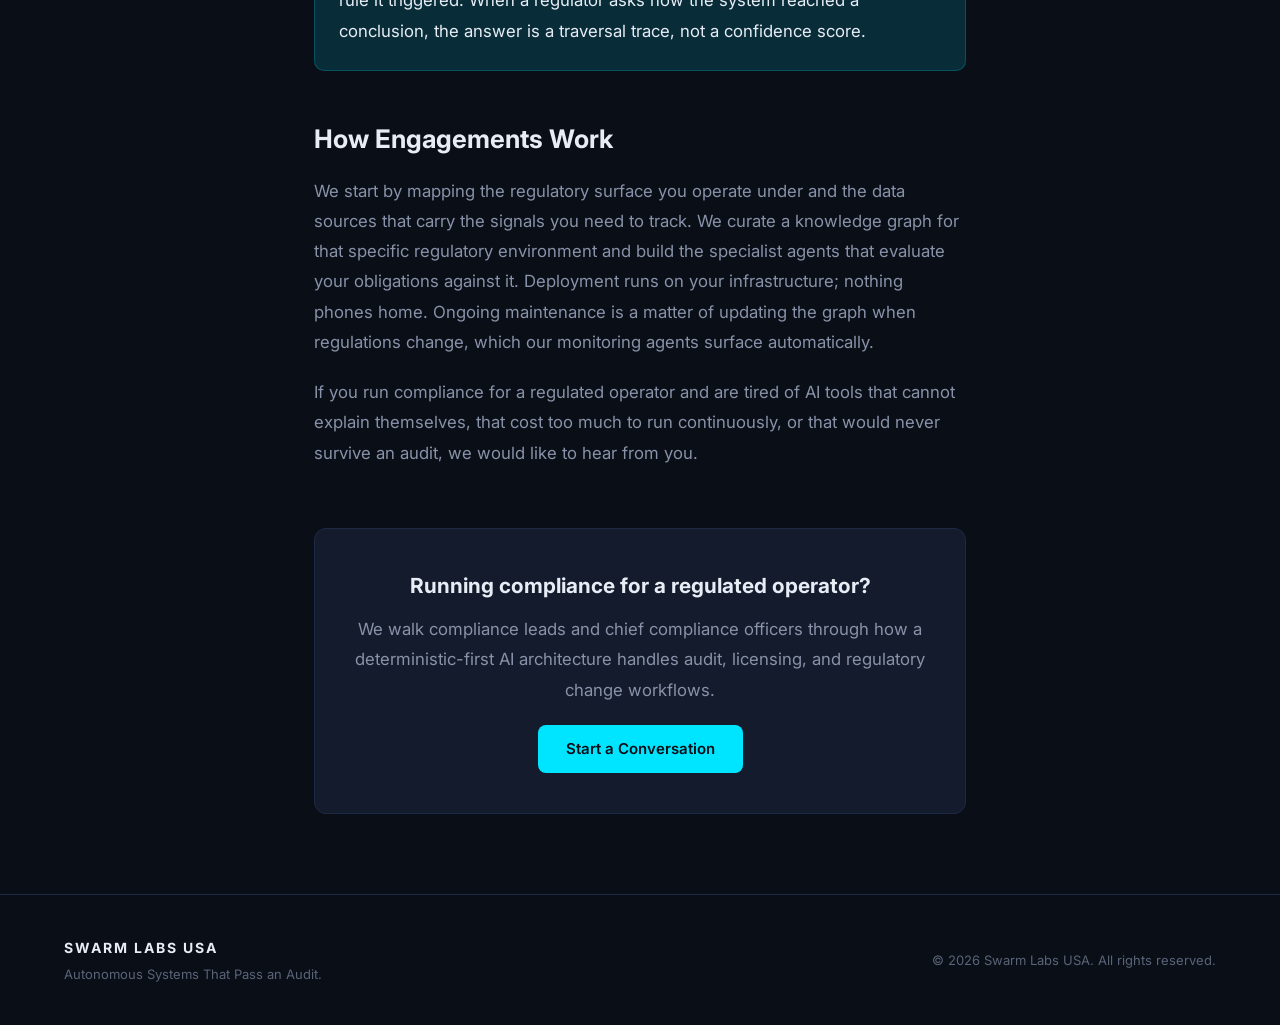
<file: industries/regulated-compliance.html>
<!DOCTYPE html>
<html lang="en">
<head>
    <meta charset="UTF-8">
    <meta name="viewport" content="width=device-width, initial-scale=1.0">
    <title>Regulated Compliance — Swarm Labs USA</title>
    <meta name="description" content="Autonomous AI swarms for licensing, audit prep, and continuous compliance monitoring. Built for regulated environments where hyperscalers cannot legally operate and wrong answers cost real money.">
    <meta name="robots" content="index, follow">
    <link rel="canonical" href="https://swarmlabsusa.com/industries/regulated-compliance.html">

    <meta property="og:type" content="website">
    <meta property="og:title" content="Regulated Compliance — Swarm Labs USA">
    <meta property="og:description" content="AI swarms for licensing, audit prep, and continuous compliance. Reproducible findings, full evidence trails, built for regulated industries.">
    <meta property="og:url" content="https://swarmlabsusa.com/industries/regulated-compliance.html">
    <meta property="og:image" content="https://swarmlabsusa.com/og/default.svg">

    <link rel="preconnect" href="https://fonts.googleapis.com">
    <link rel="preconnect" href="https://fonts.gstatic.com" crossorigin>
    <link href="https://fonts.googleapis.com/css2?family=Inter:wght@300;400;500;600;700&family=JetBrains+Mono:wght@400;500&display=swap" rel="stylesheet">
    <link rel="stylesheet" href="../styles.css">
    <link rel="stylesheet" href="../blog.css">
    <link rel="icon" type="image/svg+xml" href="../favicon.svg">
</head>
<body>
    <nav class="nav">
        <div class="nav-container">
            <a href="/" class="nav-logo">
                <svg class="logo-icon" viewBox="0 0 32 32" fill="none" xmlns="http://www.w3.org/2000/svg">
                    <circle cx="16" cy="16" r="3" fill="#00e5ff"/>
                    <circle cx="16" cy="6" r="2" fill="#00e5ff" opacity="0.8"/>
                    <circle cx="16" cy="26" r="2" fill="#00e5ff" opacity="0.8"/>
                    <circle cx="6" cy="11" r="2" fill="#00e5ff" opacity="0.8"/>
                    <circle cx="26" cy="11" r="2" fill="#00e5ff" opacity="0.8"/>
                    <circle cx="6" cy="21" r="2" fill="#00e5ff" opacity="0.8"/>
                    <circle cx="26" cy="21" r="2" fill="#00e5ff" opacity="0.8"/>
                    <line x1="16" y1="13" x2="16" y2="8" stroke="#00e5ff" stroke-width="0.8" opacity="0.5"/>
                    <line x1="16" y1="19" x2="16" y2="24" stroke="#00e5ff" stroke-width="0.8" opacity="0.5"/>
                    <line x1="13.5" y1="14.5" x2="7.5" y2="12" stroke="#00e5ff" stroke-width="0.8" opacity="0.5"/>
                    <line x1="18.5" y1="14.5" x2="24.5" y2="12" stroke="#00e5ff" stroke-width="0.8" opacity="0.5"/>
                    <line x1="13.5" y1="17.5" x2="7.5" y2="20" stroke="#00e5ff" stroke-width="0.8" opacity="0.5"/>
                    <line x1="18.5" y1="17.5" x2="24.5" y2="20" stroke="#00e5ff" stroke-width="0.8" opacity="0.5"/>
                </svg>
                <span>SWARM LABS USA</span>
            </a>
            <div class="nav-links">
                <a href="/#pillars">Principles</a>
                <a href="/#industries">Industries</a>
                <a href="/#solutions">Capabilities</a>
                <a href="/blog.html">Blog</a>
                <a href="/news.html">Intel Brief</a>
                <a href="/#contact" class="nav-cta">Contact</a>
            </div>
        </div>
    </nav>

    <div class="container">
        <a href="/#industries" class="article-back">&larr; All Industries</a>
    </div>

    <header class="article-header">
        <span class="section-tag">REGULATED COMPLIANCE</span>
        <h1>Audit Prep &amp; Continuous Compliance</h1>
        <div class="article-meta">
            <span>Industry Focus</span>
        </div>
    </header>

    <div class="svg-hero" role="img" aria-label="Grid of rule checks: a compliance matrix with checked cells">
        <svg viewBox="0 0 900 360" xmlns="http://www.w3.org/2000/svg">
            <defs>
                <radialGradient id="cg" cx="50%" cy="50%" r="50%">
                    <stop offset="0%" stop-color="#00e5ff" stop-opacity="0.25"/>
                    <stop offset="100%" stop-color="#00e5ff" stop-opacity="0"/>
                </radialGradient>
            </defs>
            <circle cx="450" cy="180" r="180" fill="url(#cg)"/>
            <g stroke="#00e5ff" stroke-width="1" opacity="0.35" fill="none">
                <rect x="300" y="80" width="300" height="200" rx="6"/>
                <line x1="300" y1="130" x2="600" y2="130"/>
                <line x1="300" y1="180" x2="600" y2="180"/>
                <line x1="300" y1="230" x2="600" y2="230"/>
                <line x1="360" y1="80" x2="360" y2="280"/>
                <line x1="420" y1="80" x2="420" y2="280"/>
                <line x1="480" y1="80" x2="480" y2="280"/>
                <line x1="540" y1="80" x2="540" y2="280"/>
            </g>
            <g stroke="#00e5ff" stroke-width="2" fill="none">
                <polyline points="310,104 325,118 355,96"/>
                <polyline points="370,104 385,118 415,96"/>
                <polyline points="430,104 445,118 475,96"/>
                <polyline points="490,104 505,118 535,96"/>
                <polyline points="550,104 565,118 595,96"/>
                <polyline points="310,154 325,168 355,146"/>
                <polyline points="370,154 385,168 415,146"/>
                <polyline points="430,154 445,168 475,146" opacity="0.4"/>
                <polyline points="490,154 505,168 535,146"/>
                <polyline points="550,154 565,168 595,146"/>
                <polyline points="310,204 325,218 355,196"/>
                <polyline points="370,204 385,218 415,196"/>
                <polyline points="430,204 445,218 475,196"/>
                <polyline points="490,204 505,218 535,196"/>
                <polyline points="550,204 565,218 595,196"/>
                <polyline points="310,254 325,268 355,246"/>
                <polyline points="370,254 385,268 415,246" opacity="0.4"/>
                <polyline points="430,254 445,268 475,246"/>
                <polyline points="490,254 505,268 535,246"/>
                <polyline points="550,254 565,268 595,246"/>
            </g>
            <text x="450" y="330" fill="#00e5ff" opacity="0.6" font-family="'JetBrains Mono', monospace" font-size="12" text-anchor="middle">every rule, every run, every entity</text>
        </svg>
    </div>

    <article class="article-body">

        <p>Compliance work is almost perfectly shaped for AI: it is repetitive, high-volume, rule-based, and requires extreme consistency. It is also almost perfectly wrong for black-box cloud LLMs: a wrong answer creates real legal liability, a hallucinated citation creates a fraud exposure, and a system that produces different answers on different runs cannot be used at all.</p>

        <p>This mismatch is why compliance teams at regulated operators keep evaluating AI tools and keep bouncing off them. The tools are not wrong for chatbots. They are wrong for compliance.</p>

        <h2>The Structural Advantage Small Operators Have</h2>

        <p>The liability story is the thing that makes this category defensible. A hyperscaler selling a compliance tool to two million customers is looking at a single systematic error producing class-action exposure across the entire customer base. That is structurally uninsurable and reputationally catastrophic, and it is the reason large platforms do not actually ship compliance tooling with real liability on the other side.</p>

        <p>A specialist operator with two hundred customers and a targeted E&amp;O policy is looking at a maximum exposure that is insurable at five figures a year. The math of who can profitably serve this market is completely different for the small specialist and the hyperscaler, and the gap is not going to close. That is why we target it.</p>

        <h2>How We Approach Compliance</h2>

        <p>Our compliance swarms do the boring, repetitive work of checking every rule against every entity, every change in regulation against every piece of documentation, and every filing deadline against every covered party. They flag gaps. They track licensing. They watch for regulatory changes and tell you exactly which of your obligations they affect. They produce audit-ready packages with a complete evidence trail on every finding.</p>

        <p>The critical property is that every output is reproducible. Run the same check on the same data twice and you get the same answer — because the underlying operation is deterministic graph traversal plus rule evaluation, not a probabilistic sample from a language model. That is the property that makes the tool usable in a regulated workflow.</p>

        <h2>Capabilities</h2>

        <ul>
            <li><strong>Multi-jurisdiction licensing and credential tracking.</strong> Continuous monitoring of license status, renewal deadlines, CE requirements, and reporting obligations across every jurisdiction you operate in. Gaps are flagged with direct links to the governing regulation.</li>
            <li><strong>Automated audit preparation.</strong> Pre-audit sweeps that produce the findings an auditor would find, in the format they would expect, with source citations and a complete reasoning trail behind each one.</li>
            <li><strong>Regulatory change detection and impact mapping.</strong> When a rule changes, the system tells you which of your policies, contracts, disclosures, or practices are affected — with the specific clause-level diff.</li>
            <li><strong>Personal regulatory shadow tracking.</strong> For licensed professionals operating under fast-moving regulatory surfaces — healthcare solo-practitioners, insurance producers, legal specialists — an ambient layer that watches the regulatory environment on their behalf and surfaces anything that affects their specific license or scope of practice.</li>
            <li><strong>Continuous vendor and counterparty compliance monitoring.</strong> Track the compliance status of every vendor, partner, and counterparty you rely on, with automatic alerts when their status changes.</li>
        </ul>

        <h2>Who We Build For</h2>

        <p>Our compliance tooling is a fit for operators in industries where the regulatory surface is broad, the stakes are high, and the current tooling is either manual or comes from a vendor that cannot actually absorb the liability they are creating. That includes multi-state insurance producers, licensed professionals in healthcare and legal, municipal contractors working under prevailing-wage and compliance frameworks, veterinary practices operating under DEA controlled-substance rules, and mid-market corporate compliance teams.</p>

        <div class="callout">
            <p><strong>What we deliver is evidence, not opinion.</strong> Every finding produced by our compliance swarms traces back to the specific data point and the specific rule it triggered. When a regulator asks how the system reached a conclusion, the answer is a traversal trace, not a confidence score.</p>
        </div>

        <h2>How Engagements Work</h2>

        <p>We start by mapping the regulatory surface you operate under and the data sources that carry the signals you need to track. We curate a knowledge graph for that specific regulatory environment and build the specialist agents that evaluate your obligations against it. Deployment runs on your infrastructure; nothing phones home. Ongoing maintenance is a matter of updating the graph when regulations change, which our monitoring agents surface automatically.</p>

        <p>If you run compliance for a regulated operator and are tired of AI tools that cannot explain themselves, that cost too much to run continuously, or that would never survive an audit, we would like to hear from you.</p>

        <div class="article-cta">
            <h3>Running compliance for a regulated operator?</h3>
            <p>We walk compliance leads and chief compliance officers through how a deterministic-first AI architecture handles audit, licensing, and regulatory change workflows.</p>
            <a href="/#contact" class="btn btn-primary">Start a Conversation</a>
        </div>

    </article>

    <footer class="footer">
        <div class="container">
            <div class="footer-content">
                <div class="footer-brand">
                    <span class="footer-logo">SWARM LABS USA</span>
                    <p>Autonomous Systems That Pass an Audit.</p>
                </div>
                <div class="footer-legal">
                    <p>&copy; 2026 Swarm Labs USA. All rights reserved.</p>
                </div>
            </div>
        </div>
    </footer>
</body>
</html>
</file>
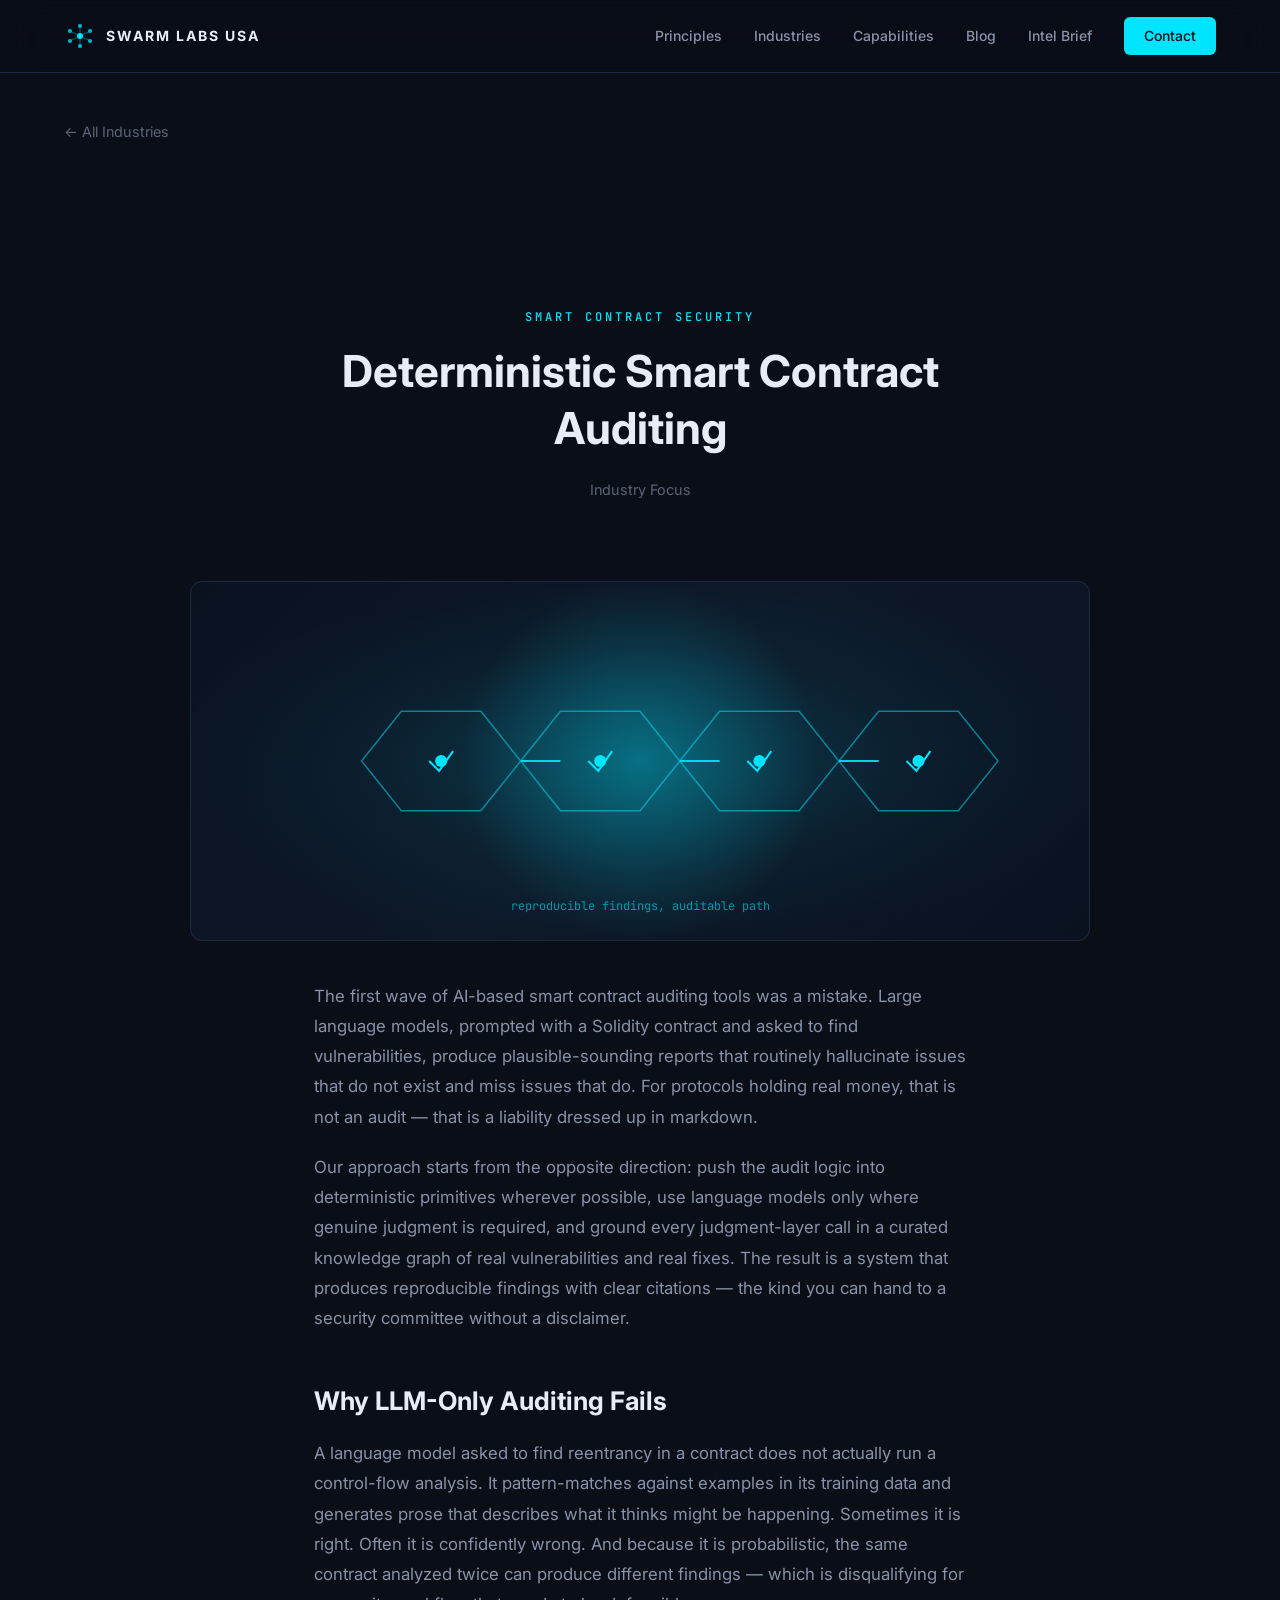
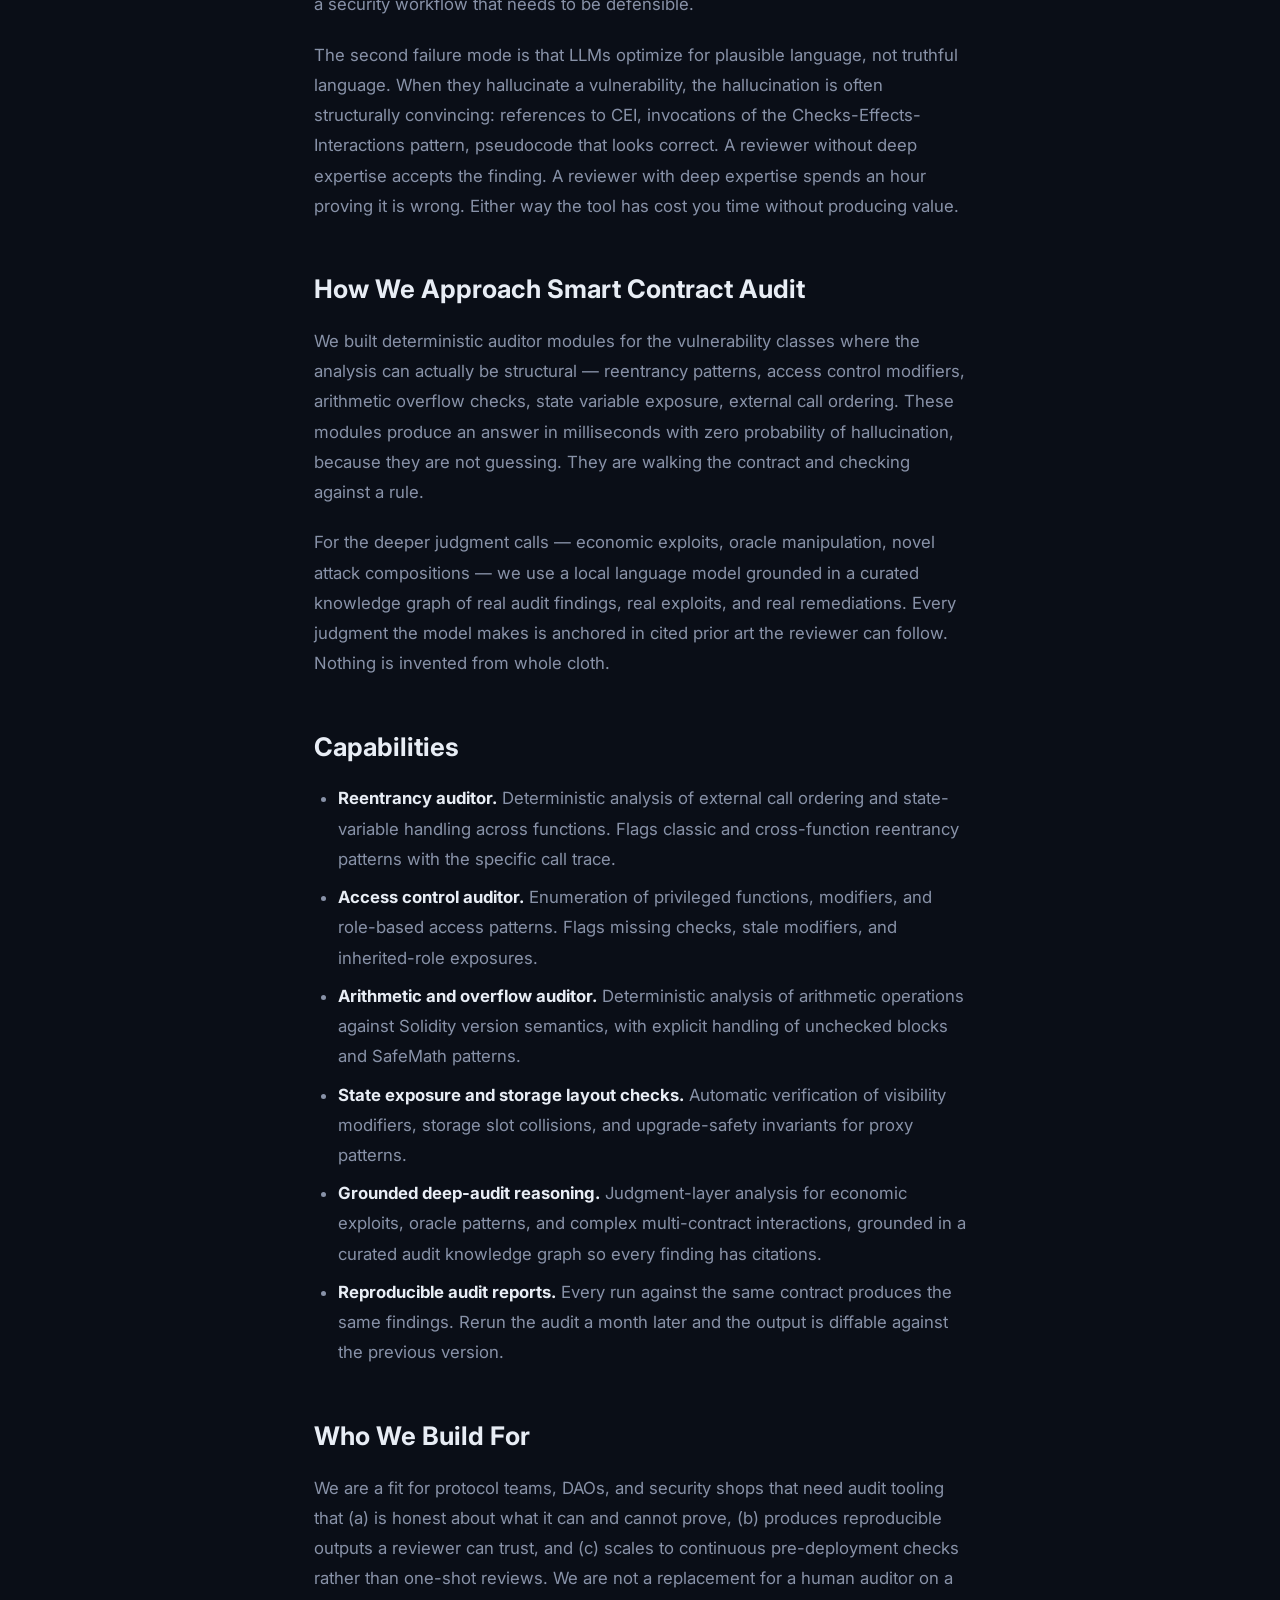
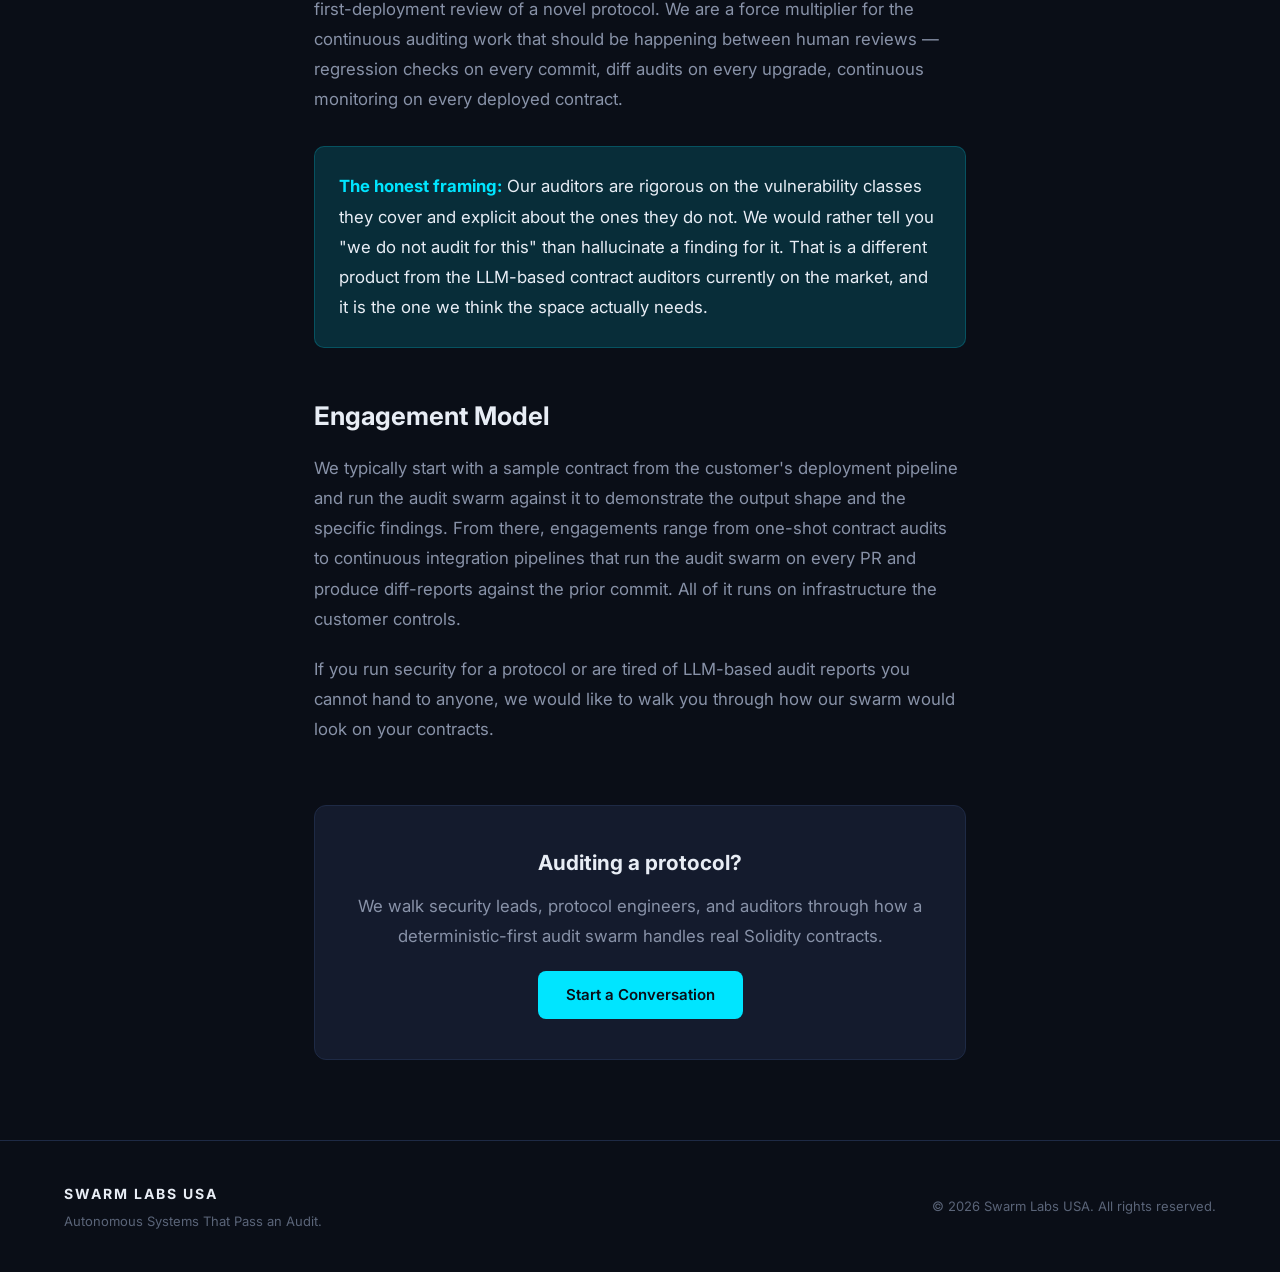
<file: industries/smart-contract-security.html>
<!DOCTYPE html>
<html lang="en">
<head>
    <meta charset="UTF-8">
    <meta name="viewport" content="width=device-width, initial-scale=1.0">
    <title>Smart Contract Security — Swarm Labs USA</title>
    <meta name="description" content="Deterministic smart contract auditing swarms. Reentrancy, access control, and arithmetic safety auditors that produce reproducible findings — not LLM guesses. Audit results you can hand to a security committee.">
    <meta name="robots" content="index, follow">
    <link rel="canonical" href="https://swarmlabsusa.com/industries/smart-contract-security.html">

    <meta property="og:type" content="website">
    <meta property="og:title" content="Smart Contract Security — Swarm Labs USA">
    <meta property="og:description" content="Deterministic audit swarms for Solidity contracts. Reentrancy, access control, arithmetic safety. Reproducible findings, grounded RAG, auditable trails.">
    <meta property="og:url" content="https://swarmlabsusa.com/industries/smart-contract-security.html">
    <meta property="og:image" content="https://swarmlabsusa.com/og/default.svg">

    <link rel="preconnect" href="https://fonts.googleapis.com">
    <link rel="preconnect" href="https://fonts.gstatic.com" crossorigin>
    <link href="https://fonts.googleapis.com/css2?family=Inter:wght@300;400;500;600;700&family=JetBrains+Mono:wght@400;500&display=swap" rel="stylesheet">
    <link rel="stylesheet" href="../styles.css">
    <link rel="stylesheet" href="../blog.css">
    <link rel="icon" type="image/svg+xml" href="../favicon.svg">
</head>
<body>
    <nav class="nav">
        <div class="nav-container">
            <a href="/" class="nav-logo">
                <svg class="logo-icon" viewBox="0 0 32 32" fill="none" xmlns="http://www.w3.org/2000/svg">
                    <circle cx="16" cy="16" r="3" fill="#00e5ff"/>
                    <circle cx="16" cy="6" r="2" fill="#00e5ff" opacity="0.8"/>
                    <circle cx="16" cy="26" r="2" fill="#00e5ff" opacity="0.8"/>
                    <circle cx="6" cy="11" r="2" fill="#00e5ff" opacity="0.8"/>
                    <circle cx="26" cy="11" r="2" fill="#00e5ff" opacity="0.8"/>
                    <circle cx="6" cy="21" r="2" fill="#00e5ff" opacity="0.8"/>
                    <circle cx="26" cy="21" r="2" fill="#00e5ff" opacity="0.8"/>
                    <line x1="16" y1="13" x2="16" y2="8" stroke="#00e5ff" stroke-width="0.8" opacity="0.5"/>
                    <line x1="16" y1="19" x2="16" y2="24" stroke="#00e5ff" stroke-width="0.8" opacity="0.5"/>
                    <line x1="13.5" y1="14.5" x2="7.5" y2="12" stroke="#00e5ff" stroke-width="0.8" opacity="0.5"/>
                    <line x1="18.5" y1="14.5" x2="24.5" y2="12" stroke="#00e5ff" stroke-width="0.8" opacity="0.5"/>
                    <line x1="13.5" y1="17.5" x2="7.5" y2="20" stroke="#00e5ff" stroke-width="0.8" opacity="0.5"/>
                    <line x1="18.5" y1="17.5" x2="24.5" y2="20" stroke="#00e5ff" stroke-width="0.8" opacity="0.5"/>
                </svg>
                <span>SWARM LABS USA</span>
            </a>
            <div class="nav-links">
                <a href="/#pillars">Principles</a>
                <a href="/#industries">Industries</a>
                <a href="/#solutions">Capabilities</a>
                <a href="/blog.html">Blog</a>
                <a href="/news.html">Intel Brief</a>
                <a href="/#contact" class="nav-cta">Contact</a>
            </div>
        </div>
    </nav>

    <div class="container">
        <a href="/#industries" class="article-back">&larr; All Industries</a>
    </div>

    <header class="article-header">
        <span class="section-tag">SMART CONTRACT SECURITY</span>
        <h1>Deterministic Smart Contract Auditing</h1>
        <div class="article-meta">
            <span>Industry Focus</span>
        </div>
    </header>

    <div class="svg-hero" role="img" aria-label="Hexagonal chain of blocks with audit markers">
        <svg viewBox="0 0 900 360" xmlns="http://www.w3.org/2000/svg">
            <defs>
                <radialGradient id="sg" cx="50%" cy="50%" r="50%">
                    <stop offset="0%" stop-color="#00e5ff" stop-opacity="0.3"/>
                    <stop offset="100%" stop-color="#00e5ff" stop-opacity="0"/>
                </radialGradient>
            </defs>
            <circle cx="450" cy="180" r="180" fill="url(#sg)"/>
            <g stroke="#00e5ff" stroke-width="1.5" opacity="0.5" fill="none">
                <polygon points="170,180 210,130 290,130 330,180 290,230 210,230"/>
                <polygon points="330,180 370,130 450,130 490,180 450,230 370,230"/>
                <polygon points="490,180 530,130 610,130 650,180 610,230 530,230"/>
                <polygon points="650,180 690,130 770,130 810,180 770,230 690,230"/>
            </g>
            <g stroke="#00e5ff" stroke-width="2" opacity="0.9" fill="none">
                <line x1="330" y1="180" x2="370" y2="180"/>
                <line x1="490" y1="180" x2="530" y2="180"/>
                <line x1="650" y1="180" x2="690" y2="180"/>
            </g>
            <g fill="#00e5ff">
                <circle cx="250" cy="180" r="6"/>
                <circle cx="410" cy="180" r="6"/>
                <circle cx="570" cy="180" r="6"/>
                <circle cx="730" cy="180" r="6"/>
            </g>
            <g stroke="#00e5ff" stroke-width="2" fill="none">
                <polyline points="238,180 248,190 262,170"/>
                <polyline points="398,180 408,190 422,170"/>
                <polyline points="558,180 568,190 582,170"/>
                <polyline points="718,180 728,190 742,170"/>
            </g>
            <text x="450" y="330" fill="#00e5ff" opacity="0.6" font-family="'JetBrains Mono', monospace" font-size="12" text-anchor="middle">reproducible findings, auditable path</text>
        </svg>
    </div>

    <article class="article-body">

        <p>The first wave of AI-based smart contract auditing tools was a mistake. Large language models, prompted with a Solidity contract and asked to find vulnerabilities, produce plausible-sounding reports that routinely hallucinate issues that do not exist and miss issues that do. For protocols holding real money, that is not an audit — that is a liability dressed up in markdown.</p>

        <p>Our approach starts from the opposite direction: push the audit logic into deterministic primitives wherever possible, use language models only where genuine judgment is required, and ground every judgment-layer call in a curated knowledge graph of real vulnerabilities and real fixes. The result is a system that produces reproducible findings with clear citations — the kind you can hand to a security committee without a disclaimer.</p>

        <h2>Why LLM-Only Auditing Fails</h2>

        <p>A language model asked to find reentrancy in a contract does not actually run a control-flow analysis. It pattern-matches against examples in its training data and generates prose that describes what it thinks might be happening. Sometimes it is right. Often it is confidently wrong. And because it is probabilistic, the same contract analyzed twice can produce different findings — which is disqualifying for a security workflow that needs to be defensible.</p>

        <p>The second failure mode is that LLMs optimize for plausible language, not truthful language. When they hallucinate a vulnerability, the hallucination is often structurally convincing: references to CEI, invocations of the Checks-Effects-Interactions pattern, pseudocode that looks correct. A reviewer without deep expertise accepts the finding. A reviewer with deep expertise spends an hour proving it is wrong. Either way the tool has cost you time without producing value.</p>

        <h2>How We Approach Smart Contract Audit</h2>

        <p>We built deterministic auditor modules for the vulnerability classes where the analysis can actually be structural — reentrancy patterns, access control modifiers, arithmetic overflow checks, state variable exposure, external call ordering. These modules produce an answer in milliseconds with zero probability of hallucination, because they are not guessing. They are walking the contract and checking against a rule.</p>

        <p>For the deeper judgment calls — economic exploits, oracle manipulation, novel attack compositions — we use a local language model grounded in a curated knowledge graph of real audit findings, real exploits, and real remediations. Every judgment the model makes is anchored in cited prior art the reviewer can follow. Nothing is invented from whole cloth.</p>

        <h2>Capabilities</h2>

        <ul>
            <li><strong>Reentrancy auditor.</strong> Deterministic analysis of external call ordering and state-variable handling across functions. Flags classic and cross-function reentrancy patterns with the specific call trace.</li>
            <li><strong>Access control auditor.</strong> Enumeration of privileged functions, modifiers, and role-based access patterns. Flags missing checks, stale modifiers, and inherited-role exposures.</li>
            <li><strong>Arithmetic and overflow auditor.</strong> Deterministic analysis of arithmetic operations against Solidity version semantics, with explicit handling of unchecked blocks and SafeMath patterns.</li>
            <li><strong>State exposure and storage layout checks.</strong> Automatic verification of visibility modifiers, storage slot collisions, and upgrade-safety invariants for proxy patterns.</li>
            <li><strong>Grounded deep-audit reasoning.</strong> Judgment-layer analysis for economic exploits, oracle patterns, and complex multi-contract interactions, grounded in a curated audit knowledge graph so every finding has citations.</li>
            <li><strong>Reproducible audit reports.</strong> Every run against the same contract produces the same findings. Rerun the audit a month later and the output is diffable against the previous version.</li>
        </ul>

        <h2>Who We Build For</h2>

        <p>We are a fit for protocol teams, DAOs, and security shops that need audit tooling that (a) is honest about what it can and cannot prove, (b) produces reproducible outputs a reviewer can trust, and (c) scales to continuous pre-deployment checks rather than one-shot reviews. We are not a replacement for a human auditor on a first-deployment review of a novel protocol. We are a force multiplier for the continuous auditing work that should be happening between human reviews — regression checks on every commit, diff audits on every upgrade, continuous monitoring on every deployed contract.</p>

        <div class="callout">
            <p><strong>The honest framing:</strong> Our auditors are rigorous on the vulnerability classes they cover and explicit about the ones they do not. We would rather tell you &quot;we do not audit for this&quot; than hallucinate a finding for it. That is a different product from the LLM-based contract auditors currently on the market, and it is the one we think the space actually needs.</p>
        </div>

        <h2>Engagement Model</h2>

        <p>We typically start with a sample contract from the customer&apos;s deployment pipeline and run the audit swarm against it to demonstrate the output shape and the specific findings. From there, engagements range from one-shot contract audits to continuous integration pipelines that run the audit swarm on every PR and produce diff-reports against the prior commit. All of it runs on infrastructure the customer controls.</p>

        <p>If you run security for a protocol or are tired of LLM-based audit reports you cannot hand to anyone, we would like to walk you through how our swarm would look on your contracts.</p>

        <div class="article-cta">
            <h3>Auditing a protocol?</h3>
            <p>We walk security leads, protocol engineers, and auditors through how a deterministic-first audit swarm handles real Solidity contracts.</p>
            <a href="/#contact" class="btn btn-primary">Start a Conversation</a>
        </div>

    </article>

    <footer class="footer">
        <div class="container">
            <div class="footer-content">
                <div class="footer-brand">
                    <span class="footer-logo">SWARM LABS USA</span>
                    <p>Autonomous Systems That Pass an Audit.</p>
                </div>
                <div class="footer-legal">
                    <p>&copy; 2026 Swarm Labs USA. All rights reserved.</p>
                </div>
            </div>
        </div>
    </footer>
</body>
</html>
</file>
<file: styles.css>
/* ========================================
   SWARM LABS USA — Design System
   ======================================== */

:root {
    --bg-primary: #0a0e17;
    --bg-secondary: #0f1523;
    --bg-card: #141b2d;
    --bg-card-hover: #1a2340;
    --border: #1e2a45;
    --border-light: #2a3a5c;
    --text-primary: #e8edf5;
    --text-secondary: #8892a8;
    --text-muted: #5a6478;
    --accent: #00e5ff;
    --accent-dim: rgba(0, 229, 255, 0.15);
    --accent-glow: rgba(0, 229, 255, 0.3);
    --green: #00e676;
    --red: #ff5252;
    --amber: #ffab40;
    --font-body: 'Inter', -apple-system, BlinkMacSystemFont, sans-serif;
    --font-mono: 'JetBrains Mono', 'Fira Code', monospace;
}

*, *::before, *::after {
    margin: 0;
    padding: 0;
    box-sizing: border-box;
}

html {
    scroll-behavior: smooth;
    scroll-padding-top: 80px;
}

body {
    font-family: var(--font-body);
    background: var(--bg-primary);
    color: var(--text-primary);
    line-height: 1.6;
    overflow-x: hidden;
    -webkit-font-smoothing: antialiased;
}

a {
    color: var(--accent);
    text-decoration: none;
    transition: opacity 0.2s;
}

a:hover {
    opacity: 0.8;
}

.container {
    max-width: 1200px;
    margin: 0 auto;
    padding: 0 24px;
}

/* ========================================
   Navigation
   ======================================== */

.nav {
    position: fixed;
    top: 0;
    left: 0;
    right: 0;
    z-index: 1000;
    background: rgba(10, 14, 23, 0.85);
    backdrop-filter: blur(20px);
    border-bottom: 1px solid var(--border);
    transition: background 0.3s;
}

.nav-container {
    max-width: 1200px;
    margin: 0 auto;
    padding: 0 24px;
    display: flex;
    align-items: center;
    justify-content: space-between;
    height: 72px;
}

.nav-logo {
    display: flex;
    align-items: center;
    gap: 10px;
    color: var(--text-primary);
    font-weight: 700;
    font-size: 14px;
    letter-spacing: 2px;
    white-space: nowrap;
}

.logo-icon {
    width: 32px;
    height: 32px;
}

.nav-links {
    display: flex;
    align-items: center;
    gap: 32px;
}

.nav-links a {
    color: var(--text-secondary);
    font-size: 14px;
    font-weight: 500;
    transition: color 0.2s;
}

.nav-links a:hover {
    color: var(--text-primary);
    opacity: 1;
}

.nav-cta {
    background: var(--accent);
    color: var(--bg-primary) !important;
    padding: 8px 20px;
    border-radius: 6px;
    font-weight: 600;
}

.nav-cta:hover {
    opacity: 0.9 !important;
}

.nav-toggle {
    display: none;
    flex-direction: column;
    gap: 5px;
    background: none;
    border: none;
    cursor: pointer;
    padding: 4px;
}

.nav-toggle span {
    display: block;
    width: 24px;
    height: 2px;
    background: var(--text-secondary);
    border-radius: 2px;
    transition: transform 0.3s, opacity 0.3s;
}

.mobile-menu {
    display: none;
    position: fixed;
    top: 72px;
    left: 0;
    right: 0;
    background: rgba(10, 14, 23, 0.98);
    backdrop-filter: blur(20px);
    border-bottom: 1px solid var(--border);
    padding: 16px 24px;
    z-index: 999;
    flex-direction: column;
    gap: 12px;
}

.mobile-menu a {
    color: var(--text-secondary);
    font-size: 16px;
    padding: 8px 0;
}

.mobile-menu.active {
    display: flex;
}

/* ========================================
   Hero
   ======================================== */

.hero {
    position: relative;
    min-height: 100vh;
    display: flex;
    align-items: center;
    justify-content: center;
    padding: 120px 24px 80px;
    overflow: hidden;
}

#heroCanvas {
    position: absolute;
    top: 0;
    left: 0;
    width: 100%;
    height: 100%;
    opacity: 0.4;
}

.hero-content {
    position: relative;
    z-index: 1;
    max-width: 800px;
    text-align: center;
}

.hero-badge {
    display: inline-block;
    font-family: var(--font-mono);
    font-size: 12px;
    font-weight: 500;
    letter-spacing: 3px;
    color: var(--accent);
    background: var(--accent-dim);
    border: 1px solid rgba(0, 229, 255, 0.2);
    padding: 6px 16px;
    border-radius: 4px;
    margin-bottom: 24px;
}

.hero h1 {
    font-size: clamp(36px, 6vw, 60px);
    font-weight: 700;
    line-height: 1.1;
    margin-bottom: 24px;
    letter-spacing: -1px;
}

.accent {
    color: var(--accent);
}

.hero-sub {
    font-size: 18px;
    color: var(--text-secondary);
    max-width: 620px;
    margin: 0 auto 40px;
    line-height: 1.7;
}

.hero-actions {
    display: flex;
    gap: 16px;
    justify-content: center;
    margin-bottom: 64px;
}

.btn {
    display: inline-flex;
    align-items: center;
    padding: 12px 28px;
    border-radius: 8px;
    font-size: 15px;
    font-weight: 600;
    cursor: pointer;
    transition: all 0.2s;
    border: none;
    font-family: var(--font-body);
}

.btn-primary {
    background: var(--accent);
    color: var(--bg-primary);
}

.btn-primary:hover {
    box-shadow: 0 0 24px var(--accent-glow);
    opacity: 1;
    transform: translateY(-1px);
}

.btn-outline {
    background: transparent;
    color: var(--text-primary);
    border: 1px solid var(--border-light);
}

.btn-outline:hover {
    border-color: var(--accent);
    color: var(--accent);
    opacity: 1;
}

.btn-full {
    width: 100%;
    justify-content: center;
}

.hero-stats {
    display: flex;
    align-items: center;
    justify-content: center;
    gap: 40px;
}

.stat {
    display: flex;
    flex-direction: column;
    align-items: center;
}

.stat-value {
    font-family: var(--font-mono);
    font-size: 28px;
    font-weight: 700;
    color: var(--accent);
}

.stat-label {
    font-size: 12px;
    color: var(--text-muted);
    letter-spacing: 1px;
    text-transform: uppercase;
    margin-top: 4px;
}

.stat-divider {
    width: 1px;
    height: 40px;
    background: var(--border);
}

/* ========================================
   Sections
   ======================================== */

.section {
    padding: 100px 0;
}

.section-dark {
    background: var(--bg-secondary);
}

.section-header {
    text-align: center;
    max-width: 660px;
    margin: 0 auto 64px;
}

.section-tag {
    font-family: var(--font-mono);
    font-size: 12px;
    font-weight: 500;
    letter-spacing: 3px;
    color: var(--accent);
    display: block;
    margin-bottom: 16px;
}

.section-header h2 {
    font-size: clamp(28px, 4vw, 40px);
    font-weight: 700;
    margin-bottom: 16px;
    letter-spacing: -0.5px;
}

.section-header p {
    color: var(--text-secondary);
    font-size: 16px;
    line-height: 1.7;
}

/* ========================================
   Outcomes (What This Means)
   ======================================== */

.outcomes-grid {
    display: grid;
    grid-template-columns: repeat(2, 1fr);
    gap: 24px;
}

.outcome-card {
    background: var(--bg-card);
    border: 1px solid var(--border);
    border-radius: 12px;
    padding: 32px;
    transition: all 0.3s;
}

.outcome-card:hover {
    border-color: var(--border-light);
    background: var(--bg-card-hover);
    transform: translateY(-2px);
}

.outcome-icon {
    width: 48px;
    height: 48px;
    display: flex;
    align-items: center;
    justify-content: center;
    background: var(--accent-dim);
    border-radius: 10px;
    margin-bottom: 20px;
    color: var(--accent);
}

.outcome-icon svg {
    width: 24px;
    height: 24px;
}

.outcome-card h3 {
    font-size: 18px;
    font-weight: 600;
    margin-bottom: 10px;
    line-height: 1.3;
}

.outcome-card p {
    font-size: 14px;
    color: var(--text-secondary);
    line-height: 1.7;
}

/* ========================================
   Solutions
   ======================================== */

.solutions-grid {
    display: grid;
    grid-template-columns: repeat(3, 1fr);
    gap: 24px;
}

.solution-card {
    background: var(--bg-card);
    border: 1px solid var(--border);
    border-radius: 12px;
    padding: 32px;
    transition: all 0.3s;
}

.solution-card:hover {
    transform: translateY(-2px);
    border-color: var(--border-light);
}

.solution-header {
    display: flex;
    align-items: center;
    gap: 12px;
    margin-bottom: 20px;
}

.solution-icon {
    width: 40px;
    height: 40px;
    display: flex;
    align-items: center;
    justify-content: center;
    border-radius: 8px;
    color: var(--accent);
    background: var(--accent-dim);
}

.solution-icon svg {
    width: 20px;
    height: 20px;
}

.solution-label {
    font-family: var(--font-mono);
    font-size: 11px;
    letter-spacing: 2px;
    color: var(--accent);
}

.solution-card h3 {
    font-size: 18px;
    font-weight: 600;
    margin-bottom: 16px;
}

.solution-problem {
    font-size: 14px;
    color: var(--text-secondary);
    line-height: 1.7;
    margin-bottom: 12px;
}

.solution-answer {
    font-size: 14px;
    color: var(--text-secondary);
    line-height: 1.7;
    margin-bottom: 20px;
}

.solution-problem strong {
    color: var(--amber);
}

.solution-answer strong {
    color: var(--green);
}

/* Reuse domain-features for solution cards */
.domain-features {
    list-style: none;
}

.domain-features li {
    font-size: 13px;
    color: var(--text-secondary);
    padding: 6px 0;
    border-top: 1px solid var(--border);
    display: flex;
    align-items: center;
    gap: 8px;
}

.domain-features li::before {
    content: '';
    width: 4px;
    height: 4px;
    background: var(--accent);
    border-radius: 50%;
    flex-shrink: 0;
}

/* ========================================
   Case Study
   ======================================== */

.case-study-card {
    background: var(--bg-card);
    border: 1px solid var(--border);
    border-radius: 16px;
    padding: 48px;
    position: relative;
    overflow: hidden;
}

.case-study-card::before {
    content: '';
    position: absolute;
    top: 0;
    left: 0;
    right: 0;
    height: 3px;
    background: linear-gradient(90deg, var(--accent), var(--green));
}

.case-badge {
    display: inline-block;
    font-family: var(--font-mono);
    font-size: 11px;
    letter-spacing: 2px;
    color: var(--accent);
    background: var(--accent-dim);
    padding: 4px 12px;
    border-radius: 4px;
    margin-bottom: 20px;
}

.case-study-card > h3 {
    font-size: 24px;
    font-weight: 700;
    margin-bottom: 32px;
    max-width: 600px;
}

.case-grid {
    display: grid;
    grid-template-columns: repeat(3, 1fr);
    gap: 32px;
    margin-bottom: 40px;
}

.case-section h4 {
    font-size: 14px;
    font-weight: 600;
    color: var(--accent);
    margin-bottom: 12px;
    letter-spacing: 0.5px;
}

.case-section p {
    font-size: 14px;
    color: var(--text-secondary);
    line-height: 1.7;
}

.case-results {
    list-style: none;
}

.case-results li {
    font-size: 14px;
    color: var(--text-secondary);
    padding: 6px 0;
    display: flex;
    align-items: flex-start;
    gap: 10px;
    line-height: 1.5;
}

.case-results li::before {
    content: '';
    width: 6px;
    height: 6px;
    background: var(--green);
    border-radius: 50%;
    flex-shrink: 0;
    margin-top: 7px;
}

.case-stats {
    display: grid;
    grid-template-columns: repeat(3, 1fr);
    gap: 24px;
    padding-top: 32px;
    border-top: 1px solid var(--border);
}

.case-stat {
    text-align: center;
}

.case-stat-value {
    font-family: var(--font-mono);
    font-size: 28px;
    font-weight: 700;
    color: var(--accent);
    display: block;
    margin-bottom: 4px;
}

.case-stat-label {
    font-size: 13px;
    color: var(--text-muted);
}

/* ========================================
   Pipeline
   ======================================== */

.pipeline {
    max-width: 700px;
    margin: 0 auto;
}

.pipeline-step {
    display: flex;
    align-items: flex-start;
    gap: 24px;
    padding: 24px;
    background: var(--bg-card);
    border: 1px solid var(--border);
    border-radius: 12px;
    position: relative;
}

.step-number {
    font-family: var(--font-mono);
    font-size: 14px;
    font-weight: 700;
    color: var(--accent);
    background: var(--accent-dim);
    width: 40px;
    height: 40px;
    display: flex;
    align-items: center;
    justify-content: center;
    border-radius: 8px;
    flex-shrink: 0;
}

.step-content h3 {
    font-size: 16px;
    font-weight: 600;
    margin-bottom: 6px;
}

.step-content p {
    font-size: 14px;
    color: var(--text-secondary);
    line-height: 1.6;
}

.step-tag {
    position: absolute;
    top: 24px;
    right: 24px;
    font-family: var(--font-mono);
    font-size: 10px;
    letter-spacing: 1.5px;
    color: var(--amber);
    background: rgba(255, 171, 64, 0.1);
    padding: 3px 10px;
    border-radius: 4px;
}

.free-tag {
    color: var(--green);
    background: rgba(0, 230, 118, 0.1);
}

.audit-tag {
    color: var(--accent);
    background: var(--accent-dim);
}

.pipeline-connector {
    width: 2px;
    height: 24px;
    background: var(--border);
    margin: 0 auto;
}

.pipeline-bottom {
    max-width: 700px;
    margin: 40px auto 0;
    text-align: center;
}

.pipeline-note {
    font-size: 16px;
    color: var(--text-secondary);
    line-height: 1.7;
    font-style: italic;
}

/* ========================================
   Differentiators
   ======================================== */

.diff-grid {
    display: grid;
    gap: 32px;
}

.diff-card {
    background: var(--bg-card);
    border: 1px solid var(--border);
    border-radius: 12px;
    overflow: hidden;
}

.diff-header {
    display: flex;
    align-items: center;
    justify-content: center;
    gap: 16px;
    padding: 20px;
    background: rgba(0, 229, 255, 0.03);
    border-bottom: 1px solid var(--border);
}

.diff-label {
    font-family: var(--font-mono);
    font-size: 11px;
    letter-spacing: 2px;
    padding: 4px 12px;
    border-radius: 4px;
}

.diff-us {
    color: var(--accent);
    background: var(--accent-dim);
}

.diff-them {
    color: var(--text-muted);
    background: rgba(90, 100, 120, 0.15);
}

.diff-vs {
    font-size: 12px;
    color: var(--text-muted);
}

.diff-compare {
    padding: 8px;
}

.diff-row {
    display: grid;
    grid-template-columns: 1fr 1fr;
    gap: 1px;
}

.diff-row + .diff-row {
    border-top: 1px solid var(--border);
}

.diff-ours,
.diff-theirs {
    padding: 16px 20px;
    font-size: 14px;
}

.diff-ours {
    color: var(--text-primary);
}

.diff-theirs {
    color: var(--text-muted);
    text-decoration: line-through;
    text-decoration-color: rgba(255, 82, 82, 0.3);
}

.metrics-grid {
    display: grid;
    grid-template-columns: repeat(4, 1fr);
    gap: 16px;
}

.metric-card {
    background: var(--bg-card);
    border: 1px solid var(--border);
    border-radius: 12px;
    padding: 28px;
    text-align: center;
}

.metric-value {
    font-family: var(--font-mono);
    font-size: 32px;
    font-weight: 700;
    color: var(--accent);
    display: block;
    margin-bottom: 8px;
}

.metric-label {
    font-size: 13px;
    color: var(--text-muted);
    letter-spacing: 0.5px;
}

/* ========================================
   SBIR
   ======================================== */

.sbir-grid {
    display: grid;
    grid-template-columns: repeat(2, 1fr);
    gap: 24px;
    margin-bottom: 40px;
}

.sbir-card {
    background: var(--bg-card);
    border: 1px solid var(--border);
    border-radius: 12px;
    padding: 32px;
}

.sbir-card h3 {
    font-size: 17px;
    font-weight: 600;
    margin-bottom: 10px;
}

.sbir-card p {
    font-size: 14px;
    color: var(--text-secondary);
    line-height: 1.7;
}

.sbir-certs {
    display: flex;
    justify-content: center;
    gap: 48px;
    padding: 24px;
    background: var(--bg-card);
    border: 1px solid var(--border);
    border-radius: 12px;
}

.cert {
    display: flex;
    flex-direction: column;
    align-items: center;
    gap: 6px;
}

.cert-label {
    font-family: var(--font-mono);
    font-size: 11px;
    letter-spacing: 2px;
    color: var(--text-muted);
}

.cert-value {
    font-size: 15px;
    color: var(--text-primary);
    font-weight: 500;
}

/* ========================================
   Contact
   ======================================== */

.contact-layout {
    display: grid;
    grid-template-columns: 1fr 1fr;
    gap: 64px;
    align-items: start;
}

.contact-info h2 {
    font-size: 32px;
    font-weight: 700;
    margin: 16px 0;
}

.contact-info p {
    color: var(--text-secondary);
    font-size: 15px;
    line-height: 1.7;
    margin-bottom: 32px;
}

.contact-details {
    display: flex;
    flex-direction: column;
    gap: 16px;
}

.contact-item {
    display: flex;
    align-items: center;
    gap: 12px;
    color: var(--text-secondary);
    font-size: 14px;
}

.contact-item svg {
    color: var(--accent);
    flex-shrink: 0;
}

.contact-item a {
    color: var(--text-secondary);
}

.contact-item a:hover {
    color: var(--accent);
}

.contact-form {
    background: var(--bg-card);
    border: 1px solid var(--border);
    border-radius: 12px;
    padding: 32px;
}

.form-group {
    margin-bottom: 20px;
}

.form-group label {
    display: block;
    font-size: 13px;
    font-weight: 500;
    color: var(--text-secondary);
    margin-bottom: 6px;
}

.form-group input,
.form-group textarea {
    width: 100%;
    padding: 12px 16px;
    background: var(--bg-primary);
    border: 1px solid var(--border);
    border-radius: 8px;
    color: var(--text-primary);
    font-family: var(--font-body);
    font-size: 15px;
    transition: border-color 0.2s;
    outline: none;
}

.form-group input:focus,
.form-group textarea:focus {
    border-color: var(--accent);
}

.form-group textarea {
    resize: vertical;
}

/* ========================================
   Footer
   ======================================== */

.footer {
    padding: 40px 0;
    border-top: 1px solid var(--border);
}

.footer-content {
    display: flex;
    align-items: center;
    justify-content: space-between;
}

.footer-logo {
    font-weight: 700;
    font-size: 14px;
    letter-spacing: 2px;
    color: var(--text-primary);
}

.footer-brand p {
    font-size: 13px;
    color: var(--text-muted);
    margin-top: 4px;
}

.footer-legal p {
    font-size: 13px;
    color: var(--text-muted);
}

/* ========================================
   Responsive
   ======================================== */

@media (max-width: 1024px) {
    .solutions-grid {
        grid-template-columns: repeat(2, 1fr);
    }

    .case-grid {
        grid-template-columns: 1fr;
        gap: 24px;
    }
}

@media (max-width: 768px) {
    .nav-links {
        display: none;
    }

    .nav-toggle {
        display: flex;
    }

    .hero {
        padding: 100px 24px 60px;
    }

    .hero-stats {
        flex-direction: column;
        gap: 20px;
    }

    .stat-divider {
        width: 40px;
        height: 1px;
    }

    .hero-actions {
        flex-direction: column;
        align-items: center;
    }

    .outcomes-grid,
    .solutions-grid,
    .sbir-grid {
        grid-template-columns: 1fr;
    }

    .metrics-grid {
        grid-template-columns: repeat(2, 1fr);
    }

    .diff-row {
        grid-template-columns: 1fr;
    }

    .diff-theirs {
        border-top: 1px dashed var(--border);
    }

    .contact-layout {
        grid-template-columns: 1fr;
        gap: 40px;
    }

    .sbir-certs {
        flex-direction: column;
        gap: 20px;
    }

    .footer-content {
        flex-direction: column;
        text-align: center;
        gap: 16px;
    }

    .pipeline-step {
        flex-direction: column;
    }

    .step-tag {
        position: static;
        align-self: flex-start;
        margin-top: 8px;
    }

    .section {
        padding: 64px 0;
    }

    .case-study-card {
        padding: 28px;
    }

    .case-study-card > h3 {
        font-size: 20px;
    }

    .case-stats {
        grid-template-columns: 1fr;
        gap: 16px;
    }

    .case-grid {
        grid-template-columns: 1fr;
    }
}

/* ========================================
   Anchor override for clickable solution cards
   ======================================== */

a.solution-card {
    text-decoration: none;
    color: inherit;
    display: block;
}

a.solution-card:hover {
    text-decoration: none;
}

/* ========================================
   Pillar grid (5 principles — horizontal strip)
   ======================================== */

.pillar-grid {
    display: grid;
    grid-template-columns: repeat(5, 1fr);
    gap: 20px;
}

.pillar-grid .outcome-card {
    padding: 24px;
}

.pillar-grid .outcome-card h3 {
    font-size: 17px;
}

.pillar-grid .outcome-card p {
    font-size: 13px;
}

@media (max-width: 1100px) {
    .pillar-grid {
        grid-template-columns: repeat(3, 1fr);
    }
}

@media (max-width: 768px) {
    .pillar-grid {
        grid-template-columns: repeat(2, 1fr);
    }
}

@media (max-width: 520px) {
    .pillar-grid {
        grid-template-columns: 1fr;
    }
}
</file>
<file: news.css>
/* ========================================
   News / Intel Brief Styles
   ======================================== */

.news-hero {
    padding: 140px 0 40px;
    text-align: center;
}

.news-hero h1 {
    font-size: clamp(2rem, 5vw, 3.5rem);
    font-weight: 700;
    margin: 16px 0;
}

.news-hero p {
    color: var(--text-secondary);
    font-size: 1.15rem;
    max-width: 560px;
    margin: 0 auto;
}

.news-hero strong {
    color: var(--text-primary);
}

/* Filter Bar */
.filter-bar {
    border-bottom: 1px solid var(--border);
    padding: 16px 0;
    position: sticky;
    top: 72px;
    z-index: 100;
    background: rgba(10, 14, 23, 0.92);
    backdrop-filter: blur(16px);
}

.filters {
    display: flex;
    gap: 8px;
    overflow-x: auto;
    -webkit-overflow-scrolling: touch;
    scrollbar-width: none;
}

.filters::-webkit-scrollbar { display: none; }

.filter-btn {
    background: transparent;
    border: 1px solid var(--border);
    color: var(--text-secondary);
    padding: 8px 18px;
    border-radius: 20px;
    font-size: 0.8rem;
    font-weight: 500;
    font-family: var(--font-body);
    cursor: pointer;
    white-space: nowrap;
    transition: all 0.2s;
}

.filter-btn:hover {
    border-color: var(--text-muted);
    color: var(--text-primary);
}

.filter-btn.active {
    background: var(--accent);
    border-color: var(--accent);
    color: var(--bg-primary);
}

/* Week Header */
.week-header {
    display: flex;
    justify-content: space-between;
    align-items: baseline;
    margin-bottom: 24px;
    padding-bottom: 12px;
    border-bottom: 1px solid var(--border);
}

.week-header h2 {
    font-size: 1.1rem;
    font-weight: 600;
}

.week-count {
    font-size: 0.85rem;
    color: var(--text-muted);
}

/* News Feed */
.news-feed {
    display: flex;
    flex-direction: column;
    gap: 20px;
}

.news-item {
    background: var(--bg-card);
    border: 1px solid var(--border);
    border-radius: 12px;
    padding: 28px;
    transition: border-color 0.2s;
}

.news-item:hover {
    border-color: var(--border-light);
}

.news-tag {
    display: inline-block;
    font-size: 10px;
    font-weight: 700;
    letter-spacing: 1.5px;
    padding: 4px 10px;
    border-radius: 4px;
    margin-bottom: 14px;
    text-transform: uppercase;
}

/* Tag colors by category */
[data-category="chips"] .news-tag {
    background: rgba(255, 171, 64, 0.15);
    color: var(--amber);
}

[data-category="agents"] .news-tag {
    background: rgba(0, 229, 255, 0.15);
    color: var(--accent);
}

[data-category="models"] .news-tag {
    background: rgba(156, 39, 176, 0.15);
    color: #ce93d8;
}

[data-category="defense"] .news-tag {
    background: rgba(0, 230, 118, 0.15);
    color: var(--green);
}

[data-category="industry"] .news-tag {
    background: rgba(255, 82, 82, 0.15);
    color: var(--red);
}

.news-content h3 {
    font-size: 1.2rem;
    font-weight: 600;
    line-height: 1.4;
    margin-bottom: 8px;
}

.news-source {
    font-size: 0.8rem;
    color: var(--text-muted);
    margin-bottom: 12px;
}

.news-summary {
    color: var(--text-secondary);
    font-size: 0.95rem;
    line-height: 1.7;
    margin-bottom: 20px;
}

/* Our Take — the differentiator */
.news-take {
    background: rgba(0, 229, 255, 0.04);
    border: 1px solid rgba(0, 229, 255, 0.12);
    border-radius: 8px;
    padding: 18px 20px;
    margin-top: 16px;
}

.take-label {
    display: inline-block;
    font-size: 10px;
    font-weight: 700;
    letter-spacing: 1.5px;
    color: var(--accent);
    margin-bottom: 8px;
    text-transform: uppercase;
}

.news-take p {
    color: var(--text-primary);
    font-size: 0.9rem;
    line-height: 1.7;
    margin: 0;
}

/* Week Divider */
.week-divider {
    text-align: center;
    padding: 40px 0;
    color: var(--text-muted);
    font-size: 0.85rem;
}

/* Subscribe CTA */
.news-subscribe {
    text-align: center;
    max-width: 500px;
    margin: 0 auto;
    padding: 40px 0;
}

.news-subscribe h2 {
    font-size: 1.6rem;
    margin-bottom: 12px;
}

.news-subscribe p {
    color: var(--text-secondary);
    margin-bottom: 24px;
}

/* Responsive */
@media (max-width: 768px) {
    .news-item {
        padding: 20px;
    }

    .news-content h3 {
        font-size: 1.05rem;
    }

    .week-header {
        flex-direction: column;
        gap: 4px;
    }
}
</file>
<file: blog.css>
/* ========================================
   Blog Styles
   ======================================== */

.blog-hero {
    padding: 140px 0 60px;
    text-align: center;
}

.blog-hero h1 {
    font-size: clamp(2rem, 5vw, 3.5rem);
    font-weight: 700;
    margin: 16px 0;
}

.blog-hero p {
    color: var(--text-secondary);
    font-size: 1.15rem;
    max-width: 540px;
    margin: 0 auto;
}

/* Blog Grid */
.blog-grid {
    display: grid;
    grid-template-columns: repeat(auto-fill, minmax(340px, 1fr));
    gap: 32px;
}

.blog-card {
    background: var(--bg-card);
    border: 1px solid var(--border);
    border-radius: 12px;
    overflow: hidden;
    transition: transform 0.2s, border-color 0.2s;
    text-decoration: none;
    color: inherit;
    display: block;
}

.blog-card:hover {
    transform: translateY(-4px);
    border-color: var(--accent);
    opacity: 1;
}

.blog-card-image {
    width: 100%;
    height: 200px;
    overflow: hidden;
}

.blog-card-image img {
    width: 100%;
    height: 100%;
    object-fit: cover;
    transition: transform 0.3s;
}

.blog-card:hover .blog-card-image img {
    transform: scale(1.05);
}

.blog-card-body {
    padding: 24px;
}

.blog-card-tag {
    font-size: 11px;
    font-weight: 600;
    letter-spacing: 1.5px;
    color: var(--accent);
    text-transform: uppercase;
}

.blog-card h2 {
    font-size: 1.25rem;
    margin: 10px 0;
    line-height: 1.4;
}

.blog-card p {
    color: var(--text-secondary);
    font-size: 0.9rem;
    line-height: 1.6;
}

.blog-card-meta {
    display: flex;
    gap: 16px;
    margin-top: 16px;
    font-size: 0.8rem;
    color: var(--text-muted);
}

.blog-card-upcoming {
    opacity: 0.5;
    pointer-events: none;
}

.blog-card-upcoming .blog-card-body {
    padding: 32px 24px;
}

/* ========================================
   Article Page
   ======================================== */

.article-header {
    padding: 140px 0 40px;
    text-align: center;
    max-width: 760px;
    margin: 0 auto;
}

.article-header .section-tag {
    margin-bottom: 16px;
    display: inline-block;
}

.article-header h1 {
    font-size: clamp(1.75rem, 4vw, 2.75rem);
    font-weight: 700;
    line-height: 1.3;
    margin-bottom: 20px;
}

.article-meta {
    color: var(--text-muted);
    font-size: 0.9rem;
    display: flex;
    justify-content: center;
    gap: 20px;
}

.article-hero-image {
    max-width: 900px;
    margin: 40px auto;
    border-radius: 12px;
    overflow: hidden;
    border: 1px solid var(--border);
}

.article-hero-image img {
    width: 100%;
    height: auto;
    display: block;
}

/* Article Body */
.article-body {
    max-width: 700px;
    margin: 0 auto;
    padding: 0 24px 80px;
}

.article-body h2 {
    font-size: 1.6rem;
    margin: 48px 0 16px;
    color: var(--text-primary);
}

.article-body h3 {
    font-size: 1.2rem;
    margin: 32px 0 12px;
    color: var(--text-primary);
}

.article-body p {
    color: var(--text-secondary);
    font-size: 1.05rem;
    line-height: 1.8;
    margin-bottom: 20px;
}

.article-body strong {
    color: var(--text-primary);
}

.article-body ul, .article-body ol {
    color: var(--text-secondary);
    font-size: 1.05rem;
    line-height: 1.8;
    margin: 0 0 20px 24px;
}

.article-body li {
    margin-bottom: 8px;
}

.article-body blockquote {
    border-left: 3px solid var(--accent);
    padding: 16px 24px;
    margin: 32px 0;
    background: var(--bg-card);
    border-radius: 0 8px 8px 0;
}

.article-body blockquote p {
    color: var(--text-primary);
    font-size: 1.1rem;
    margin: 0;
}

.article-body code {
    font-family: var(--font-mono);
    background: var(--bg-card);
    padding: 2px 6px;
    border-radius: 4px;
    font-size: 0.9em;
    color: var(--accent);
}

.article-body pre {
    background: var(--bg-card);
    border: 1px solid var(--border);
    border-radius: 8px;
    padding: 20px;
    overflow-x: auto;
    margin: 24px 0;
}

.article-body pre code {
    background: none;
    padding: 0;
    font-size: 0.85rem;
    line-height: 1.7;
    color: var(--text-secondary);
}

/* Inline images in articles */
.article-image {
    margin: 36px 0;
    border-radius: 10px;
    overflow: hidden;
    border: 1px solid var(--border);
}

.article-image img {
    width: 100%;
    height: auto;
    display: block;
}

.article-image figcaption {
    padding: 12px 16px;
    font-size: 0.85rem;
    color: var(--text-muted);
    text-align: center;
    background: var(--bg-card);
}

/* Callout box */
.callout {
    background: var(--accent-dim);
    border: 1px solid rgba(0, 229, 255, 0.2);
    border-radius: 10px;
    padding: 24px;
    margin: 32px 0;
}

.callout p {
    color: var(--text-primary);
    margin: 0;
}

.callout strong {
    color: var(--accent);
}

/* Back to blog link */
.article-back {
    display: inline-flex;
    align-items: center;
    gap: 8px;
    margin: 120px 0 20px;
    font-size: 0.9rem;
    color: var(--text-muted);
}

.article-back:hover {
    color: var(--accent);
}

/* CTA at bottom of article */
.article-cta {
    margin-top: 60px;
    padding: 40px;
    background: var(--bg-card);
    border: 1px solid var(--border);
    border-radius: 12px;
    text-align: center;
}

.article-cta h3 {
    margin: 0 0 12px;
    font-size: 1.3rem;
}

.article-cta p {
    color: var(--text-secondary);
    margin-bottom: 20px;
}

/* ========================================
   Branded SVG hero + dividers
   (Self-hosted, no external images)
   ======================================== */

.svg-hero {
    max-width: 900px;
    height: 360px;
    margin: 40px auto;
    border-radius: 12px;
    border: 1px solid var(--border);
    background:
        radial-gradient(ellipse at center, rgba(0, 229, 255, 0.18) 0%, rgba(0, 229, 255, 0.04) 45%, transparent 75%),
        linear-gradient(135deg, #0a1220 0%, #0d1828 50%, #0a1220 100%);
    position: relative;
    overflow: hidden;
    display: flex;
    align-items: center;
    justify-content: center;
}

.svg-hero svg {
    width: 100%;
    height: 100%;
}

.svg-divider {
    max-width: 700px;
    height: 140px;
    margin: 40px auto;
    border-radius: 10px;
    border: 1px solid var(--border);
    background:
        radial-gradient(ellipse at center, rgba(0, 229, 255, 0.12) 0%, transparent 70%),
        linear-gradient(135deg, #0a1220 0%, #0d1828 50%, #0a1220 100%);
    display: flex;
    align-items: center;
    justify-content: center;
    overflow: hidden;
}

.svg-divider svg {
    width: 100%;
    height: 100%;
}

/* Responsive */
@media (max-width: 768px) {
    .blog-grid {
        grid-template-columns: 1fr;
    }
    .article-body {
        padding: 0 16px 60px;
    }
    .svg-hero {
        height: 220px;
    }
    .svg-divider {
        height: 100px;
    }
}
</file>
